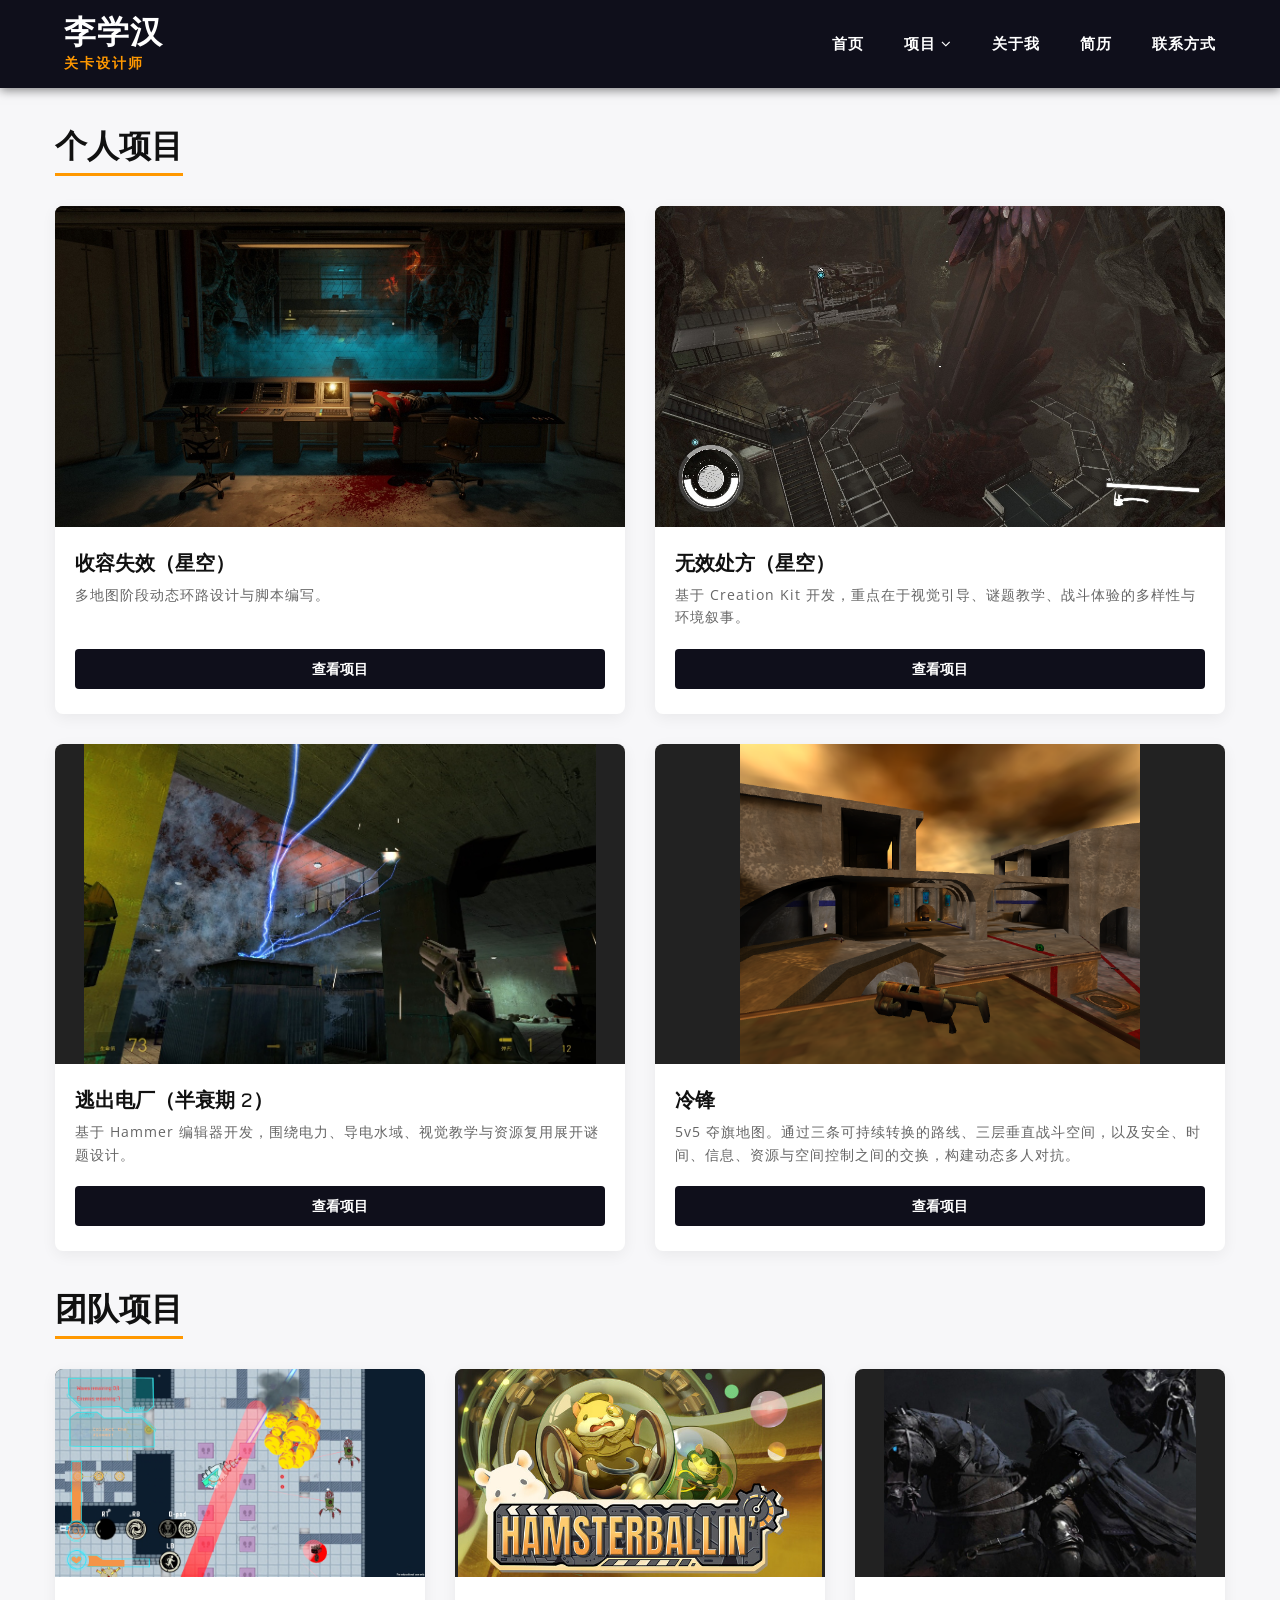
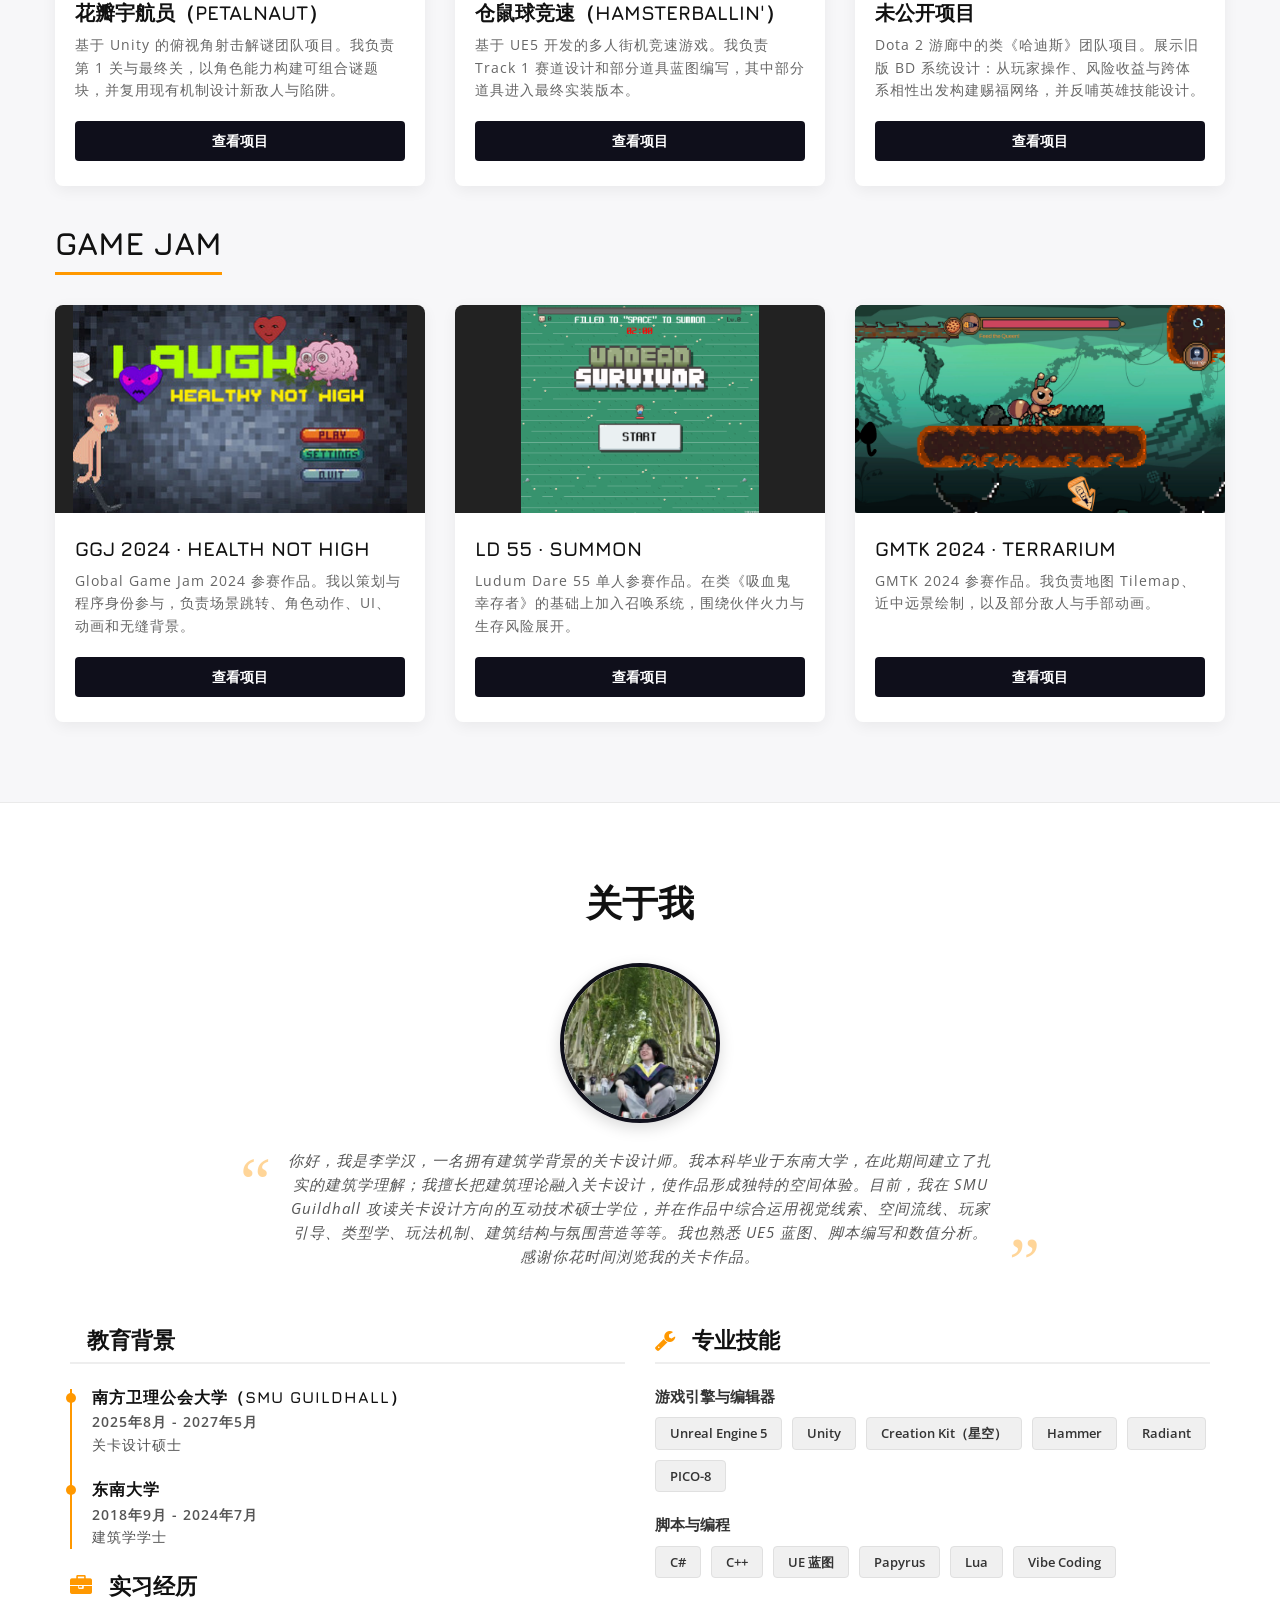
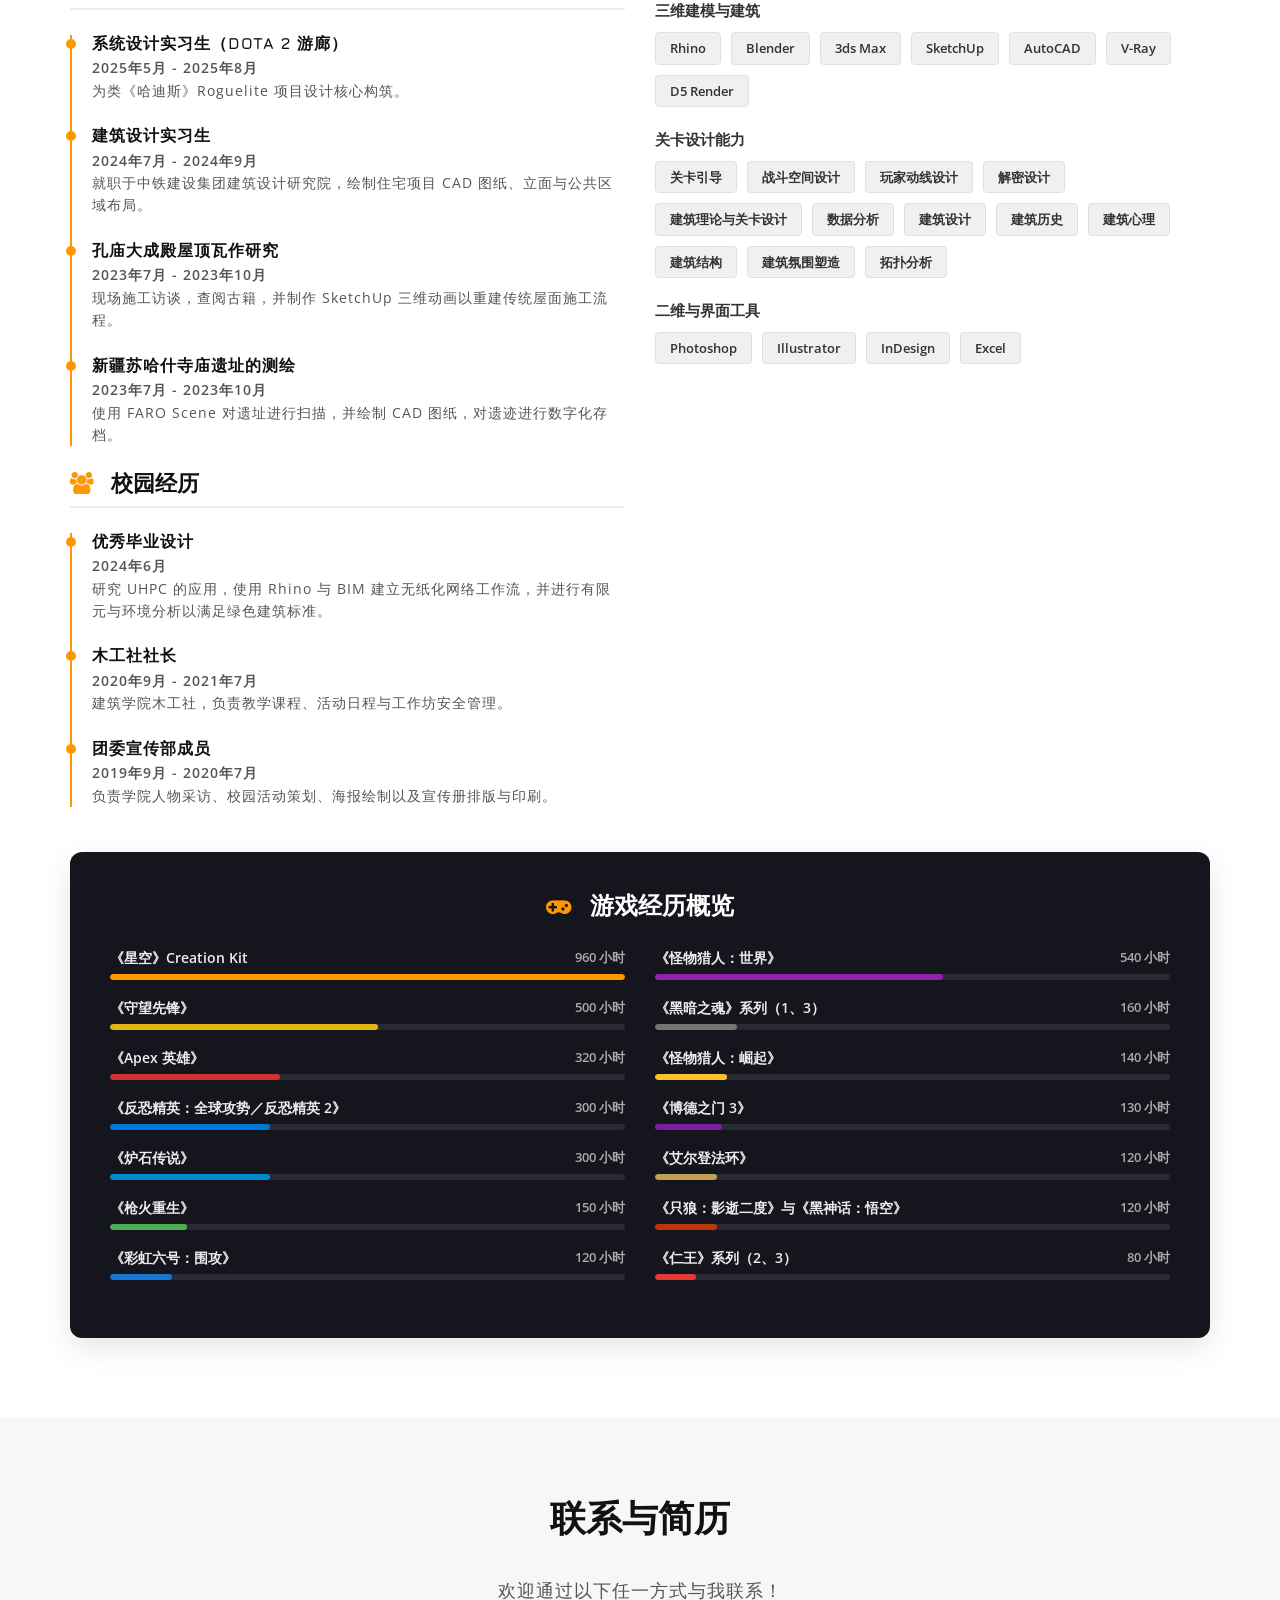
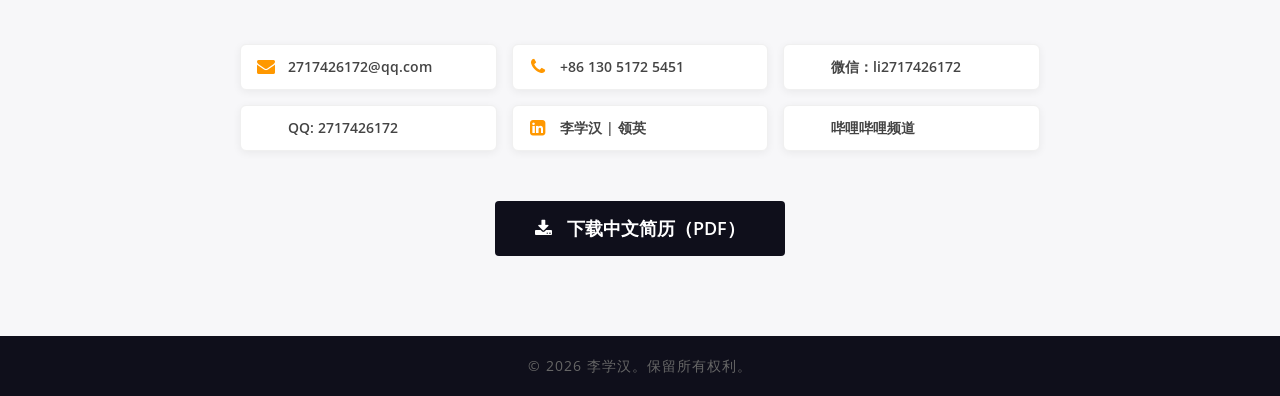
<file: index.html>
<!DOCTYPE html>
<html lang="zh-CN">

<head>
	<title>李学汉 | 关卡设计作品集</title>
	<meta name="viewport" content="width=device-width, initial-scale=1">
	<meta http-equiv="Content-Type" content="text/html; charset=utf-8" />
	<meta name="keywords" content="李学汉, 关卡设计, 作品集, 游戏开发, Unreal Engine, Unity, Creation Kit" />
	
	<!-- 引入基础框架和字体 -->
	<link href="css/bootstrap.css" rel="stylesheet" type="text/css" media="all" />
	<link href="css/style.css" rel="stylesheet" type="text/css" media="all" />
	<link href="css/font-awesome.css" rel="stylesheet">
	<link href="https://fonts.googleapis.com/css?family=Questrial" rel="stylesheet">
	<link href="https://fonts.googleapis.com/css?family=Jura:300,400,500,600" rel="stylesheet">
	<link href='//fonts.googleapis.com/css?family=Open+Sans:400,300,300italic,400italic,600,600italic,700,700italic,800,800italic' rel='stylesheet' type='text/css'>

	<style>
		/* 基础重置 */
		body { background-color: #f7f7f9; margin: 0; padding: 0; font-family: 'Open Sans', 'Microsoft YaHei', 'PingFang SC', 'Noto Sans CJK SC', sans-serif; color: #333;}

		/* --- 导航栏与下拉菜单 --- */
		.my-clean-header {
			display: flex; justify-content: space-between; align-items: center;
			background: #0f0f1b; padding: 15px 5%; position: sticky; top: 0;
			z-index: 99999; box-shadow: 0 2px 10px rgba(0,0,0,0.5); width: 100%; box-sizing: border-box;
		}
		.my-clean-logo { display: flex; flex-direction: column; }
		.my-clean-logo a { color: #ffffff; text-decoration: none; font-size: 32px; font-weight: bold; letter-spacing: 1px; transition: color 0.3s ease; line-height: 1; }
		.my-clean-logo a:hover { color: #ff9800; text-decoration: none; }
		.job-title { color: #ff9800; font-family: 'Microsoft YaHei', 'PingFang SC', 'Noto Sans CJK SC', sans-serif; font-size: 14px; font-weight: 600; letter-spacing: 2px; margin-top: 6px; text-transform: uppercase; }

		.my-clean-nav { display: flex; list-style: none; margin: 0; padding: 0; align-items: center; flex-wrap: wrap; }
		.my-clean-nav li { margin-left: 40px; position: relative; } 
		.my-clean-nav a { color: #ffffff; text-decoration: none; font-size: 15px; font-weight: 600; text-transform: uppercase; transition: color 0.3s ease; display: block; padding: 15px 0; }
		.my-clean-nav a:hover { color: #ff9800; text-decoration: none; }

		.dropdown-content {
			display: none; position: absolute; background-color: #1a1a24;
			min-width: 250px; box-shadow: 0px 8px 16px 0px rgba(0,0,0,0.5);
			z-index: 1; top: 100%; left: 0; border-radius: 4px; padding: 10px 0;
		}
		.dropdown:hover .dropdown-content { display: block; }
		.dropdown-content a { color: #fff; padding: 10px 20px; text-decoration: none; display: block; font-size: 13px; text-transform: none; font-weight: 400; transition: 0.2s; border-left: 3px solid transparent; }
		.dropdown-content a:hover { background-color: #2a2a3d; color: #ff9800; border-left: 3px solid #ff9800; }
		.dropdown-category-title {
			padding: 10px 20px 5px 20px; color: #777; font-size: 11px;
			text-transform: uppercase; letter-spacing: 1px; font-weight: bold;
			border-bottom: 1px solid #333; margin-bottom: 5px; margin-top: 5px; pointer-events: none;
		}

		/* --- 项目网格排版 (Grid) --- */
		.portfolio-section { padding: 40px 0; }
		.section-heading { font-size: 32px; font-weight: bold; color: #111; margin-bottom: 30px; border-bottom: 3px solid #ff9800; display: inline-block; padding-bottom: 10px; }
		.portfolio-grid { display: grid; grid-template-columns: repeat(auto-fit, minmax(320px, 1fr)); gap: 30px; margin-bottom: 40px; }
		.personal-grid { grid-template-columns: repeat(2, minmax(0, 1fr)); }
		.portfolio-card { background: #fff; border-radius: 8px; overflow: hidden; box-shadow: 0 4px 15px rgba(0,0,0,0.06); transition: transform 0.3s ease, box-shadow 0.3s ease; display: flex; flex-direction: column; }
		.portfolio-card:hover { transform: translateY(-5px); box-shadow: 0 10px 25px rgba(0,0,0,0.15); }
		.card-img-wrapper { width: 100%; aspect-ratio: 16 / 9; overflow: hidden; background: #222; }
		.card-img-wrapper a { display: block; height: 100%; text-decoration: none; }
		.card-img-wrapper img { width: 100%; height: 100%; object-fit: contain; transition: transform 0.5s ease; }
		.portfolio-card:hover .card-img-wrapper img { transform: scale(1.05); }
		.card-content { padding: 25px 20px; flex-grow: 1; display: flex; flex-direction: column; }
		.card-title { font-size: 20px; font-weight: 800; margin: 0 0 10px 0; color: #111; }
		.card-desc { font-size: 14px; color: #666; line-height: 1.6; margin-bottom: 20px; flex-grow: 1; }
		.card-btn { background: #0f0f1b; color: #fff; padding: 10px 15px; text-align: center; border-radius: 4px; text-decoration: none; font-weight: 600; font-size: 14px; transition: 0.3s; }
		.card-btn:hover { background: #ff9800; color: #fff; text-decoration: none; }

		/* ========================================== */
		/* ABOUT ME 板块排版 */
		/* ========================================== */
		.about-section { padding: 80px 0; background: #ffffff; border-top: 1px solid #eaeaea; }
		.center-title { font-size: 36px; font-weight: bold; margin-bottom: 40px; color: #111; text-align: center; }
		.profile-avatar { width: 160px; height: 160px; border-radius: 50%; object-fit: cover; border: 4px solid #0f0f1b; box-shadow: 0 5px 15px rgba(0,0,0,0.15); margin: 0 auto 25px auto; display: block; }
		
		/* 个人陈述引用框 */
		.about-hook-container {
			max-width: 800px;
			margin: 0 auto 60px auto;
			position: relative;
			padding: 0 45px; 
		}
		.about-hook-container::before {
			content: '\201C'; 
			font-family: Georgia, serif;
			font-size: 70px;
			color: #ff9800;
			position: absolute;
			left: 0;
			top: -15px;
			opacity: 0.4;
		}
		.about-hook-container::after {
			content: '\201D'; 
			font-family: Georgia, serif;
			font-size: 70px;
			color: #ff9800;
			position: absolute;
			right: 0;
			bottom: -45px;
			opacity: 0.4;
		}
		.about-hook { 
			font-size: 15px; 
			line-height: 1.6; 
			color: #555; 
			text-align: center; 
			font-style: italic; 
			margin: 0;
		}
		
		/* 经历与技能双列排版 */
		.sub-heading { font-size: 22px; font-weight: bold; margin-bottom: 25px; margin-top: 20px; color: #111; border-bottom: 2px solid #eee; padding-bottom: 10px; }
		.sub-heading i { color: #ff9800; margin-right: 10px; }
		
		/* 时间轴样式 */
		.timeline-list { list-style: none; padding: 0; margin: 0; border-left: 2px solid #ff9800; padding-left: 20px; margin-bottom: 20px; }
		.timeline-list li { margin-bottom: 25px; position: relative; }
		.timeline-list li::before { content: ''; position: absolute; left: -26px; top: 4px; width: 10px; height: 10px; background: #ff9800; border-radius: 50%; }
		.timeline-list h4 { font-size: 16px; font-weight: bold; margin: 0 0 5px 0; color: #111; }
		.timeline-date { font-size: 13px; color: #ff9800; font-weight: 600; margin-bottom: 5px; }
		.timeline-list p { font-size: 14px; color: #555; margin: 0; line-height: 1.6; }

		/* 技能标签库 */
		.skill-category { margin-bottom: 25px; }
		.skill-category h4 { font-size: 15px; font-weight: bold; color: #333; margin-bottom: 12px; }
		.tags { display: flex; flex-wrap: wrap; gap: 10px; }
		.tag { background: #f0f0f0; color: #333; padding: 6px 14px; border-radius: 4px; font-size: 13px; font-weight: 600; border: 1px solid #e0e0e0; }

		/* ========================================== */
		/* 游戏时长条形图 */
		/* ========================================== */
		.game-hours-card { background: #15151e; padding: 40px; border-radius: 12px; box-shadow: 0 10px 30px rgba(0,0,0,0.1); margin-top: 20px; }
		.game-hours-title { color: #fff; font-size: 24px; font-weight: bold; margin-bottom: 30px; text-align: center; }
		.game-hours-title i { color: #ff9800; margin-right: 10px; }
		.game-bar-item { margin-bottom: 18px; }
		.game-info { display: flex; justify-content: space-between; font-size: 14px; font-weight: 600; color: #eee; margin-bottom: 6px; }
		.game-info .hours { color: #aaa; font-size: 13px; }
		.progress-track { height: 6px; background: #2a2a35; border-radius: 3px; overflow: hidden; }
		.progress-fill { height: 100%; border-radius: 3px; }

		/* --- Contact 板块 --- */
		.contact-section { padding: 80px 0; text-align: center; background: #f7f7f9; }
		.contact-grid { display: grid; grid-template-columns: repeat(auto-fit, minmax(220px, 1fr)); gap: 15px; margin-bottom: 40px; text-align: left; max-width: 800px; margin-left: auto; margin-right: auto; }
		.contact-link { display: flex; align-items: center; padding: 12px 15px; background: #fff; border-radius: 6px; box-shadow: 0 2px 8px rgba(0,0,0,0.06); color: #444; font-size: 14px; font-weight: 600; text-decoration: none; transition: 0.3s; border: 1px solid #f0f0f0; }
		.contact-link i { margin-right: 12px; color: #ff9800; font-size: 18px; width: 20px; text-align: center; }
		.contact-link:hover { color: #fff; background: #ff9800; text-decoration: none; transform: translateY(-3px); box-shadow: 0 6px 15px rgba(255,152,0,0.3); border-color: #ff9800;}
		.contact-link:hover i { color: #fff; }
		.resume-btn { background-color: #0f0f1b; color: #fff; padding: 15px 40px; font-size: 18px; font-weight: 600; text-decoration: none; display: inline-block; border-radius: 4px; transition: 0.3s; margin-top: 10px;}
		.resume-btn:hover { background-color: #ff9800; color: #fff; text-decoration: none; }

		/* 移动端适配 */
		@media (max-width: 768px) {
			.my-clean-header { flex-direction: column; padding: 15px; }
			.my-clean-logo { align-items: center; }
			.my-clean-nav { margin-top: 15px; width: 100%; justify-content: center; }
			.my-clean-nav li { margin: 5px 10px; }
			.dropdown-content { position: static; display: none; box-shadow: none; background: #222; width: 100%; }
			.dropdown:hover .dropdown-content { display: block; }
			.contact-grid { grid-template-columns: 1fr; }
			.game-hours-card { padding: 20px; }
			.about-hook-container { padding: 0 20px; }
			.personal-grid { grid-template-columns: 1fr; }
		}
	</style>
	<link href="css/portfolio-improvements.css" rel="stylesheet">
</head>

<body>
	
	<!-- ========================================== -->
	<!-- 顶部导航栏 -->
	<!-- ========================================== -->
	<header class="my-clean-header">
		<div class="my-clean-logo">
			<a href="index.html" title="李学汉 - 关卡设计作品集">李学汉</a>
			<span class="job-title">关卡设计师</span>
		</div>
		<ul class="my-clean-nav">
			<li><a href="index.html">首页</a></li>
			<li class="dropdown">
				<a href="index.html#work" class="dropbtn">项目 <i class="fa fa-angle-down"></i></a>
				<div class="dropdown-content">
					<div class="dropdown-category-title">个人项目</div>
					<a href="project1.html">收容失效（星空）</a>
					<a href="project3.html">无效处方（星空）</a>
					<a href="project4.html">逃出电厂（半衰期 2）</a>
					<a href="project2.html">冷锋（多人竞技射击地图）</a>
					<div class="dropdown-category-title">团队项目</div>
					<a href="project7.html">花瓣宇航员（Petalnaut）</a>
					<a href="project8.html">仓鼠球竞速（Hamsterballin'）</a>
					<a href="project9.html">未公开项目</a>
					<div class="dropdown-category-title">Game Jam</div>
					<a href="project10.html">GGJ 2024：Health Not High</a>
					<a href="project11.html">LD 55：Summon</a>
					<a href="project12.html">GMTK 2024：Terrarium</a>
				</div>
			</li>
			<li><a href="index.html#about">关于我</a></li>
			<li><a class="resume-nav-link" href="resume.html">简历</a></li>
			<li><a href="index.html#contact">联系方式</a></li>
		</ul>
	</header>

	<!-- ========================================== -->
	<!-- 项目展示区 -->
	<!-- ========================================== -->
	<div id="work" class="container portfolio-section">
		
		<h2 class="section-heading">个人项目</h2>
		<div class="portfolio-grid personal-grid">
			<div class="portfolio-card">
				<div class="card-img-wrapper"><a href="project1.html"><img src="images/project1-cover.png" alt="收容失效（星空）"></a></div>
				<div class="card-content">
					<h3 class="card-title">收容失效（星空）</h3>
					<p class="card-desc">多地图阶段动态环路设计与脚本编写。</p>
					<a href="project1.html" class="card-btn">查看项目</a>
				</div>
			</div>
			<div class="portfolio-card">
				<div class="card-img-wrapper"><a href="project3.html"><img src="images/project3-cover.jpeg" alt="无效处方（星空）"></a></div>
				<div class="card-content">
					<h3 class="card-title">无效处方（星空）</h3>
					<p class="card-desc">基于 Creation Kit 开发，重点在于视觉引导、谜题教学、战斗体验的多样性与环境叙事。</p>
					<a href="project3.html" class="card-btn">查看项目</a>
				</div>
			</div>
			<div class="portfolio-card">
				<div class="card-img-wrapper"><a href="project4.html"><img src="images/project4-cover.jpeg" alt="逃出电厂（半衰期 2）"></a></div>
				<div class="card-content">
					<h3 class="card-title">逃出电厂（半衰期 2）</h3>
					<p class="card-desc">基于 Hammer 编辑器开发，围绕电力、导电水域、视觉教学与资源复用展开谜题设计。</p>
					<a href="project4.html" class="card-btn">查看项目</a>
				</div>
			</div>
			<div class="portfolio-card">
				<div class="card-img-wrapper"><a href="project2.html"><img src="images/project2/shot0028.png" alt="冷锋多人竞技射击地图"></a></div>
				<div class="card-content">
					<h3 class="card-title">冷锋</h3>
					<p class="card-desc">5v5 夺旗地图。通过三条可持续转换的路线、三层垂直战斗空间，以及安全、时间、信息、资源与空间控制之间的交换，构建动态多人对抗。</p>
					<a href="project2.html" class="card-btn">查看项目</a>
				</div>
			</div>
		</div>

		<h2 class="section-heading">团队项目</h2>
		<div class="portfolio-grid">
			<div class="portfolio-card">
				<div class="card-img-wrapper"><a href="project7.html"><img src="images/petalnaut-index-cover.png" alt="花瓣宇航员 Petalnaut"></a></div>
				<div class="card-content">
					<h3 class="card-title">花瓣宇航员（Petalnaut）</h3>
					<p class="card-desc">基于 Unity 的俯视角射击解谜团队项目。我负责第 1 关与最终关，以角色能力构建可组合谜题块，并复用现有机制设计新敌人与陷阱。</p>
					<a href="project7.html" class="card-btn">查看项目</a>
				</div>
			</div>
			<div class="portfolio-card">
				<div class="card-img-wrapper"><a href="project8.html"><img src="images/project8/hamsterballin-cover.jpg" alt="仓鼠球竞速 Hamsterballin'"></a></div>
				<div class="card-content">
					<h3 class="card-title">仓鼠球竞速（Hamsterballin'）</h3>
					<p class="card-desc">基于 UE5 开发的多人街机竞速游戏。我负责 Track 1 赛道设计和部分道具蓝图编写，其中部分道具进入最终实装版本。</p>
					<a href="project8.html" class="card-btn">查看项目</a>
				</div>
			</div>
			<div class="portfolio-card">
				<div class="card-img-wrapper"><a href="project9.html"><img src="images/g3.jpg" alt="未公开项目"></a></div>
				<div class="card-content">
					<h3 class="card-title">未公开项目</h3>
					<p class="card-desc">Dota 2 游廊中的类《哈迪斯》团队项目。展示旧版 BD 系统设计：从玩家操作、风险收益与跨体系相性出发构建赐福网络，并反哺英雄技能设计。</p>
					<a href="project9.html" class="card-btn">查看项目</a>
				</div>
			</div>
		</div>

		<h2 class="section-heading">Game Jam</h2>
		<div class="portfolio-grid">
			<div class="portfolio-card">
				<div class="card-img-wrapper"><a href="project10.html"><img src="images/project10/ggj-index-cover.png" alt="GGJ 2024 Health Not High 标题画面"></a></div>
				<div class="card-content">
					<h3 class="card-title">GGJ 2024 · Health Not High</h3>
					<p class="card-desc">Global Game Jam 2024 参赛作品。我以策划与程序身份参与，负责场景跳转、角色动作、UI、动画和无缝背景。</p>
					<a href="project10.html" class="card-btn">查看项目</a>
				</div>
			</div>
			<div class="portfolio-card">
				<div class="card-img-wrapper"><a href="project11.html"><img src="images/project11/ld55-index-cover.png" alt="Ludum Dare 55 Summon 标题画面"></a></div>
				<div class="card-content">
					<h3 class="card-title">LD 55 · Summon</h3>
					<p class="card-desc">Ludum Dare 55 单人参赛作品。在类《吸血鬼幸存者》的基础上加入召唤系统，围绕伙伴火力与生存风险展开。</p>
					<a href="project11.html" class="card-btn">查看项目</a>
				</div>
			</div>
			<div class="portfolio-card">
				<div class="card-img-wrapper"><a href="project12.html"><img src="images/project12/terrarium-02.png" alt="生态箱 Terrarium"></a></div>
				<div class="card-content">
					<h3 class="card-title">GMTK 2024 · Terrarium</h3>
					<p class="card-desc">GMTK 2024 参赛作品。我负责地图 Tilemap、近中远景绘制，以及部分敌人与手部动画。</p>
					<a href="project12.html" class="card-btn">查看项目</a>
				</div>
			</div>
		</div>

	</div>
	<!-- //Projects Section -->

	<!-- ========================================== -->
	<!-- 🌟 全新重构的 ABOUT ME 板块 🌟 -->
	<!-- ========================================== -->
	<div id="about" class="about-section">
		<div class="container">
			<h2 class="center-title">关于我</h2>
			
			<!-- 居中头像 -->
			<img src="images/avatar.jpg" alt="李学汉" class="profile-avatar">
			
			<!-- 带有巨型双引号的紧凑版宣言 -->
			<div class="about-hook-container">
				<p class="about-hook">
					你好，我是李学汉，一名拥有建筑学背景的关卡设计师。我本科毕业于东南大学，在此期间建立了扎实的建筑学理解；我擅长把建筑理论融入关卡设计，使作品形成独特的空间体验。目前，我在 SMU Guildhall 攻读关卡设计方向的互动技术硕士学位，并在作品中综合运用视觉线索、空间流线、玩家引导、类型学、玩法机制、建筑结构与氛围营造等等。我也熟悉 UE5 蓝图、脚本编写和数值分析。感谢你花时间浏览我的关卡作品。
				</p>
			</div>

			<!-- 经历与技能双列网格 -->
			<div class="row">
				<!-- 左列：教育、实习与校园经历 -->
				<div class="col-md-6">
					
					<!-- 1. 教育背景 -->
					<h3 class="sub-heading" style="margin-top: 0;"><i class="fa fa-graduation-cap"></i> 教育背景</h3>
					<ul class="timeline-list">
						<li>
							<h4>南方卫理公会大学（SMU Guildhall）</h4>
							<p class="timeline-date">2025年8月 - 2027年5月</p>
							<p>关卡设计硕士</p>
						</li>
						<li>
							<h4>东南大学</h4>
							<p class="timeline-date">2018年9月 - 2024年7月</p>
							<p>建筑学学士</p>
						</li>
					</ul>

					<!-- 2. 实习经历 (3个核心) -->
					<h3 class="sub-heading"><i class="fa fa-briefcase"></i> 实习经历</h3>
					<ul class="timeline-list">
						<li>
							<h4>系统设计实习生（Dota 2 游廊）</h4>
							<p class="timeline-date">2025年5月 - 2025年8月</p>
							<p>为类《哈迪斯》Roguelite 项目设计核心构筑。</p>
						</li>
						<li>
							<h4>建筑设计实习生</h4>
							<p class="timeline-date">2024年7月 - 2024年9月</p>
							<p>就职于中铁建设集团建筑设计研究院，绘制住宅项目 CAD 图纸、立面与公共区域布局。</p>
						</li>
						<li>
							<h4>孔庙大成殿屋顶瓦作研究</h4>
							<p class="timeline-date">2023年7月 - 2023年10月</p>
							<p>现场施工访谈，查阅古籍，并制作 SketchUp 三维动画以重建传统屋面施工流程。</p>
						</li>
						<li>
							<h4>新疆苏哈什寺庙遗址的测绘</h4>
							<p class="timeline-date">2023年7月 - 2023年10月</p>
							<p>使用 FARO Scene 对遗址进行扫描，并绘制 CAD 图纸，对遗迹进行数字化存档。</p>
						</li>
					</ul>

					<!-- 3. 校园经历 (3个核心) -->
					<h3 class="sub-heading"><i class="fa fa-users"></i> 校园经历</h3>
					<ul class="timeline-list">
						<li>
							<h4>优秀毕业设计</h4>
							<p class="timeline-date">2024年6月</p>
							<p>研究 UHPC 的应用，使用 Rhino 与 BIM 建立无纸化网络工作流，并进行有限元与环境分析以满足绿色建筑标准。</p>
						</li>
						<li>
							<h4>木工社社长</h4>
							<p class="timeline-date">2020年9月 - 2021年7月</p>
							<p>建筑学院木工社，负责教学课程、活动日程与工作坊安全管理。</p>
						</li>
						<li>
							<h4>团委宣传部成员</h4>
							<p class="timeline-date">2019年9月 - 2020年7月</p>
							<p>负责学院人物采访、校园活动策划、海报绘制以及宣传册排版与印刷。</p>
						</li>
					</ul>
				</div>

				<!-- 右列：专业技能 -->
				<div class="col-md-6">
					<h3 class="sub-heading" style="margin-top: 0;"><i class="fa fa-wrench"></i> 专业技能</h3>
					
					<div class="skill-category">
						<h4>游戏引擎与编辑器</h4>
						<div class="tags">
							<span class="tag">Unreal Engine 5</span> <span class="tag">Unity</span> 
							<span class="tag">Creation Kit（星空）</span> <span class="tag">Hammer</span> 
							<span class="tag">Radiant</span> <span class="tag">PICO-8</span>
						</div>
					</div>
					
					<div class="skill-category">
						<h4>脚本与编程</h4>
						<div class="tags">
							<span class="tag">C#</span> <span class="tag">C++</span> <span class="tag">UE 蓝图</span> 
							<span class="tag">Papyrus</span> <span class="tag">Lua</span> <span class="tag">Vibe Coding</span>
						</div>
					</div>

					<div class="skill-category">
						<h4>三维建模与建筑</h4>
						<div class="tags">
							<span class="tag">Rhino</span> <span class="tag">Blender</span> <span class="tag">3ds Max</span> 
							<span class="tag">SketchUp</span> <span class="tag">AutoCAD</span> <span class="tag">V-Ray</span> <span class="tag">D5 Render</span>
						</div>
					</div>

					<div class="skill-category">
						<h4>关卡设计能力</h4>
						<div class="tags">
							<span class="tag">关卡引导</span> <span class="tag">战斗空间设计</span>
							<span class="tag">玩家动线设计</span> <span class="tag">解密设计</span>
							<span class="tag">建筑理论与关卡设计</span> <span class="tag">数据分析</span>
							<span class="tag">建筑设计</span> <span class="tag">建筑历史</span>
							<span class="tag">建筑心理</span> <span class="tag">建筑结构</span>
							<span class="tag">建筑氛围塑造</span> <span class="tag">拓扑分析</span>
						</div>
					</div>
					
					<div class="skill-category">
						<h4>二维与界面工具</h4>
						<div class="tags">
							<span class="tag">Photoshop</span> <span class="tag">Illustrator</span> <span class="tag">InDesign</span> <span class="tag">Excel</span>
						</div>
					</div>
				</div>
			</div>

			<!-- 深色系卡片：游戏时长数据（小黑盒风格） -->
			<div class="game-hours-card">
				<h3 class="game-hours-title"><i class="fa fa-gamepad"></i> 游戏经历概览</h3>
				<div class="row">
					<!-- 左侧：工具与射击/服务型游戏 -->
					<div class="col-md-6">
						<div class="game-bar-item">
							<div class="game-info"><span>《星空》Creation Kit</span> <span class="hours">960 小时</span></div>
							<div class="progress-track"><div class="progress-fill" style="width: 100%; background: #ff9800;"></div></div>
						</div>
						<div class="game-bar-item">
							<div class="game-info"><span>《守望先锋》</span> <span class="hours">500 小时</span></div>
							<div class="progress-track"><div class="progress-fill" style="width: 52%; background: #e2b714;"></div></div>
						</div>
						<div class="game-bar-item">
							<div class="game-info"><span>《Apex 英雄》</span> <span class="hours">320 小时</span></div>
							<div class="progress-track"><div class="progress-fill" style="width: 33%; background: #d32f2f;"></div></div>
						</div>
						<div class="game-bar-item">
							<div class="game-info"><span>《反恐精英：全球攻势／反恐精英 2》</span> <span class="hours">300 小时</span></div>
							<div class="progress-track"><div class="progress-fill" style="width: 31%; background: #0078d7;"></div></div>
						</div>
						<div class="game-bar-item">
							<div class="game-info"><span>《炉石传说》</span> <span class="hours">300 小时</span></div>
							<div class="progress-track"><div class="progress-fill" style="width: 31%; background: #0288d1;"></div></div>
						</div>
						<div class="game-bar-item">
							<div class="game-info"><span>《枪火重生》</span> <span class="hours">150 小时</span></div>
							<div class="progress-track"><div class="progress-fill" style="width: 15%; background: #4caf50;"></div></div>
						</div>
						<div class="game-bar-item">
							<div class="game-info"><span>《彩虹六号：围攻》</span> <span class="hours">120 小时</span></div>
							<div class="progress-track"><div class="progress-fill" style="width: 12%; background: #1976d2;"></div></div>
						</div>
					</div>
					
					<!-- 右侧：动作/类魂/RPG -->
					<div class="col-md-6">
						<div class="game-bar-item">
							<div class="game-info"><span>《怪物猎人：世界》</span> <span class="hours">540 小时</span></div>
							<div class="progress-track"><div class="progress-fill" style="width: 56%; background: #8e24aa;"></div></div>
						</div>
						<div class="game-bar-item">
							<div class="game-info"><span>《黑暗之魂》系列（1、3）</span> <span class="hours">160 小时</span></div>
							<div class="progress-track"><div class="progress-fill" style="width: 16%; background: #757575;"></div></div>
						</div>
						<div class="game-bar-item">
							<div class="game-info"><span>《怪物猎人：崛起》</span> <span class="hours">140 小时</span></div>
							<div class="progress-track"><div class="progress-fill" style="width: 14%; background: #fbc02d;"></div></div>
						</div>
						<div class="game-bar-item">
							<div class="game-info"><span>《博德之门 3》</span> <span class="hours">130 小时</span></div>
							<div class="progress-track"><div class="progress-fill" style="width: 13%; background: #7b1fa2;"></div></div>
						</div>
						<div class="game-bar-item">
							<div class="game-info"><span>《艾尔登法环》</span> <span class="hours">120 小时</span></div>
							<div class="progress-track"><div class="progress-fill" style="width: 12%; background: #c2a052;"></div></div>
						</div>
						<div class="game-bar-item">
							<div class="game-info"><span>《只狼：影逝二度》与《黑神话：悟空》</span> <span class="hours">120 小时</span></div>
							<div class="progress-track"><div class="progress-fill" style="width: 12%; background: #bf360c;"></div></div>
						</div>
						<div class="game-bar-item">
							<div class="game-info"><span>《仁王》系列（2、3）</span> <span class="hours">80 小时</span></div>
							<div class="progress-track"><div class="progress-fill" style="width: 8%; background: #e53935;"></div></div>
						</div>
					</div>
				</div>
			</div>

		</div>
	</div>
	<!-- //About Me Section -->

	<!-- ========================================== -->
	<!-- Contact & Resume 板块 -->
	<!-- ========================================== -->
	<div id="contact" class="contact-section">
		<div class="container">
			<h2 class="center-title">联系与简历</h2>
			<p style="margin-bottom: 40px; font-size: 18px; color: #555;">
				欢迎通过以下任一方式与我联系！
			</p>
			
			<div class="contact-grid">
				<a href="mailto:2717426172@qq.com" class="contact-link"><i class="fa fa-envelope"></i> 2717426172@qq.com</a>
				<a href="tel:+8613051725451" class="contact-link"><i class="fa fa-phone"></i> +86 130 5172 5451</a>
				<a href="javascript:void(0);" class="contact-link"><i class="fa fa-weixin"></i> 微信：li2717426172</a>
				<a href="javascript:void(0);" class="contact-link"><i class="fa fa-qq"></i> QQ: 2717426172</a>
				<a href="https://www.linkedin.com/in/学汉-李-2372233aa" target="_blank" class="contact-link"><i class="fa fa-linkedin-square"></i> 李学汉 | 领英</a>
				<a href="https://space.bilibili.com/394117586?spm_id_from=333.1007.0.0" target="_blank" class="contact-link"><i class="fa fa-television"></i> 哔哩哔哩频道</a>
			</div>
			
			<a href="Resume_XuehanLi.pdf" target="_blank" class="resume-btn">
				<i class="fa fa-download" style="margin-right: 10px;"></i> 下载中文简历（PDF）
			</a>
		</div>
	</div>

	<!-- footer -->
	<div class="w3l_footer" style="background: #0f0f1b; padding: 20px 0; text-align: center;">
		<p style="color: #666; margin: 0;">© 2026 李学汉。保留所有权利。</p>
	</div>

	<!-- js scripts -->
	<script src="js/jquery-2.2.3.min.js"></script>
	<script type="text/javascript" src="js/move-top.js"></script>
	<script type="text/javascript" src="js/easing.js"></script>
	<script type="text/javascript">
		jQuery(document).ready(function ($) {
			$(".scroll").click(function (event) {
				if(this.hash) {
					event.preventDefault();
					$('html,body').animate({
						scrollTop: $(this.hash).offset().top - 70 
					}, 800);
				}
			});
		});
	</script>
	<script src="js/bootstrap.js"></script>
</body>
</html>
</file>
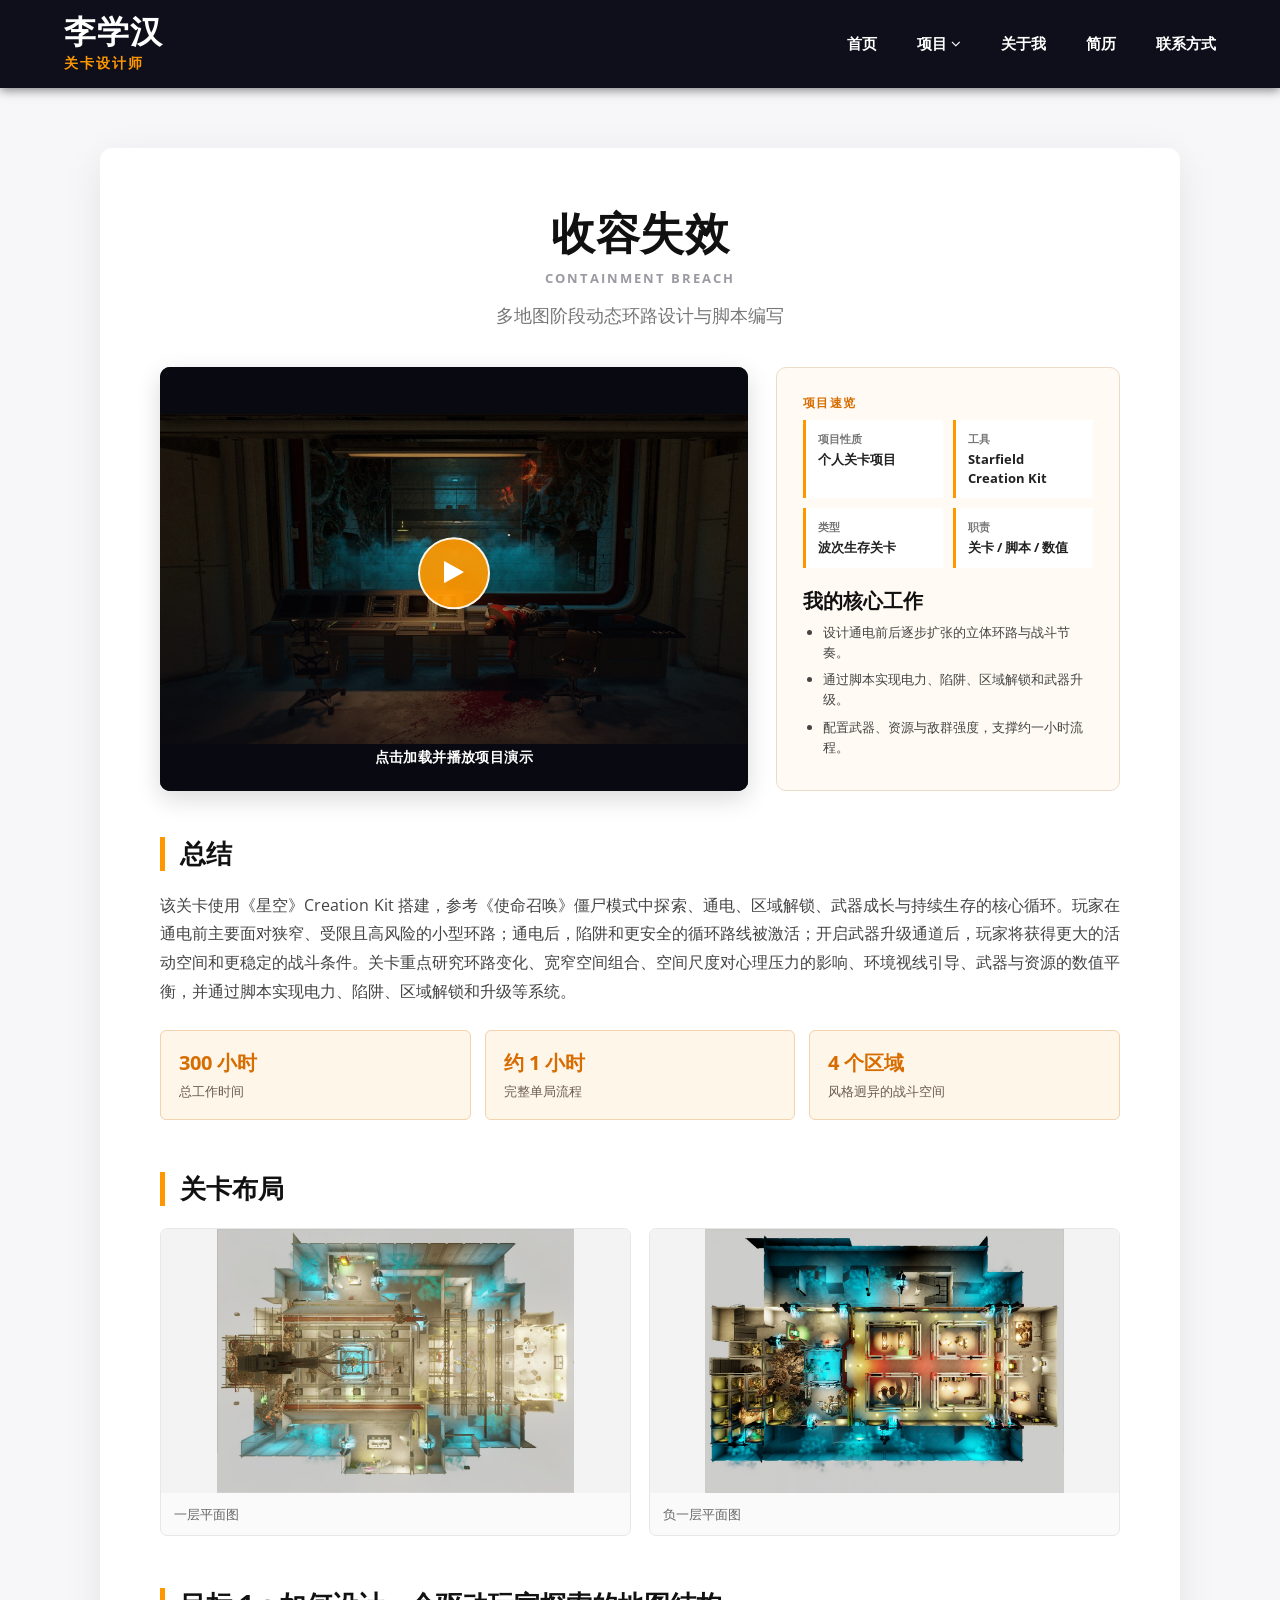
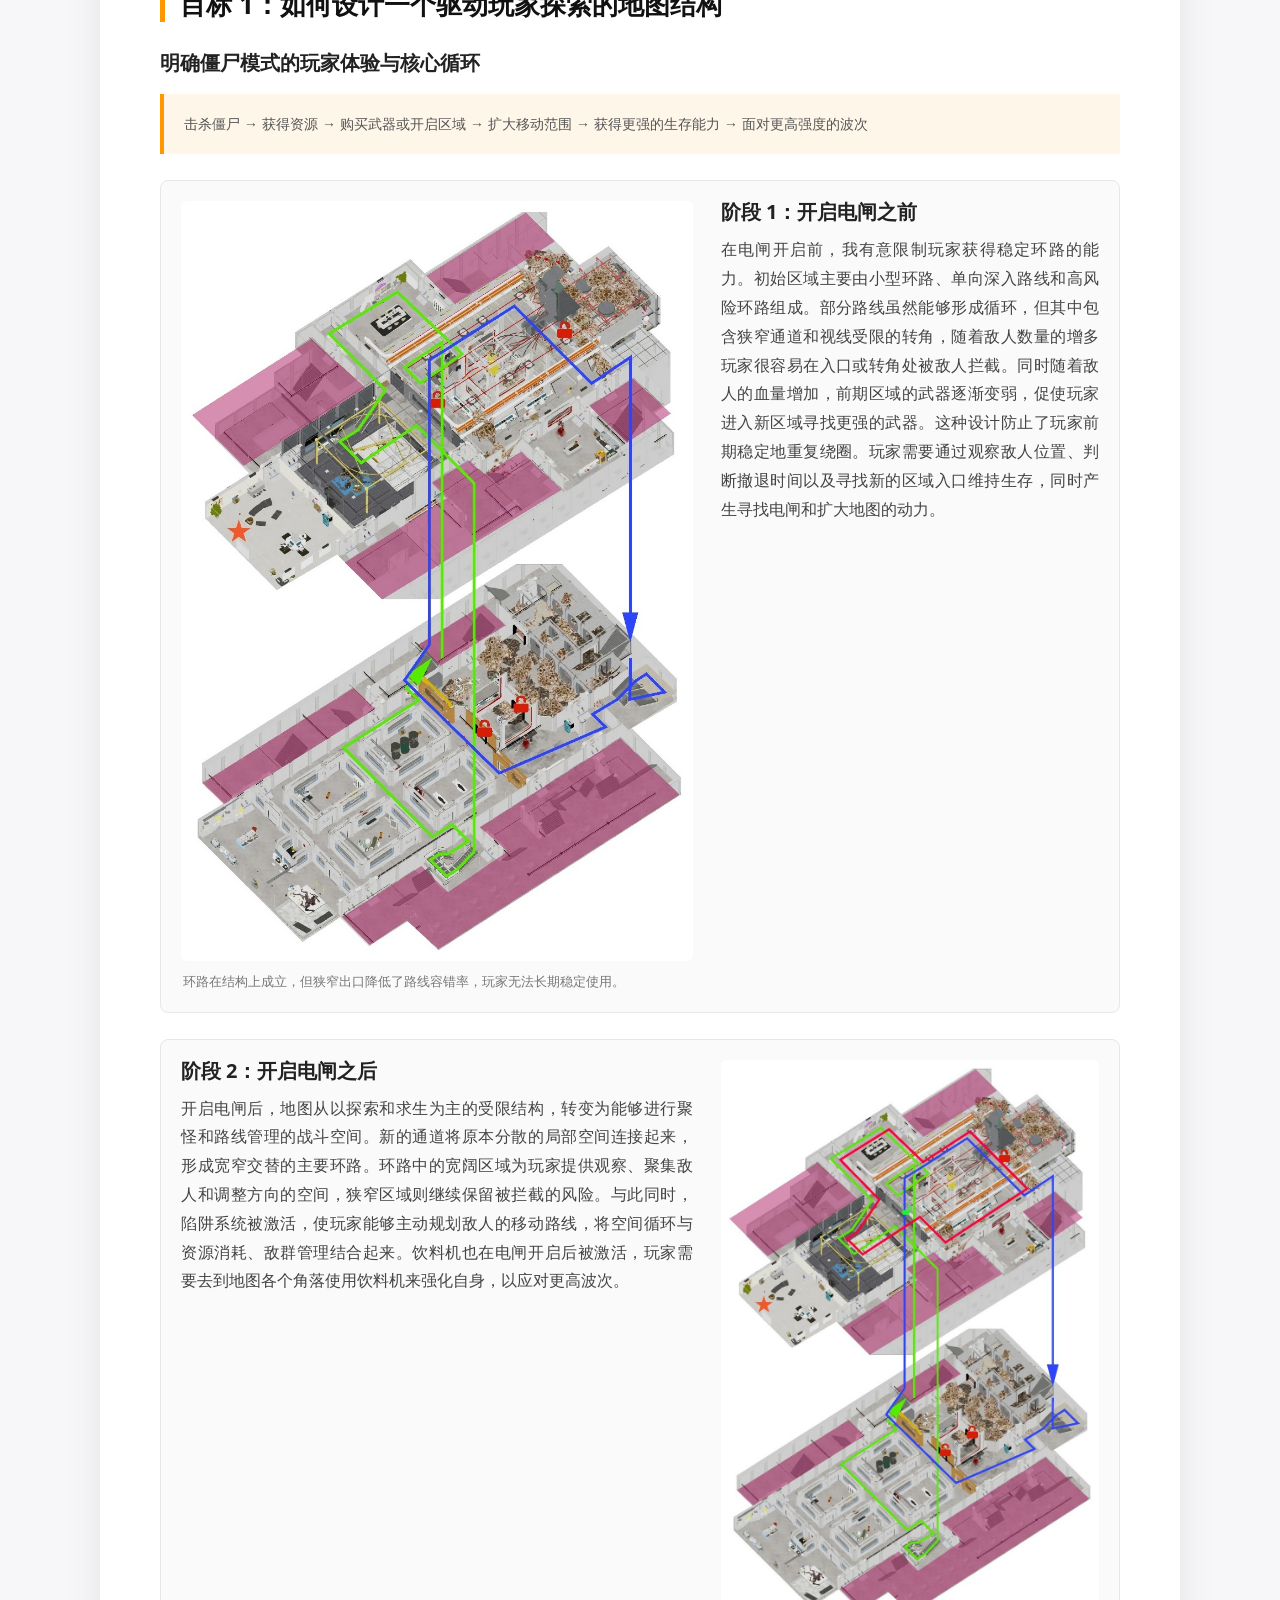
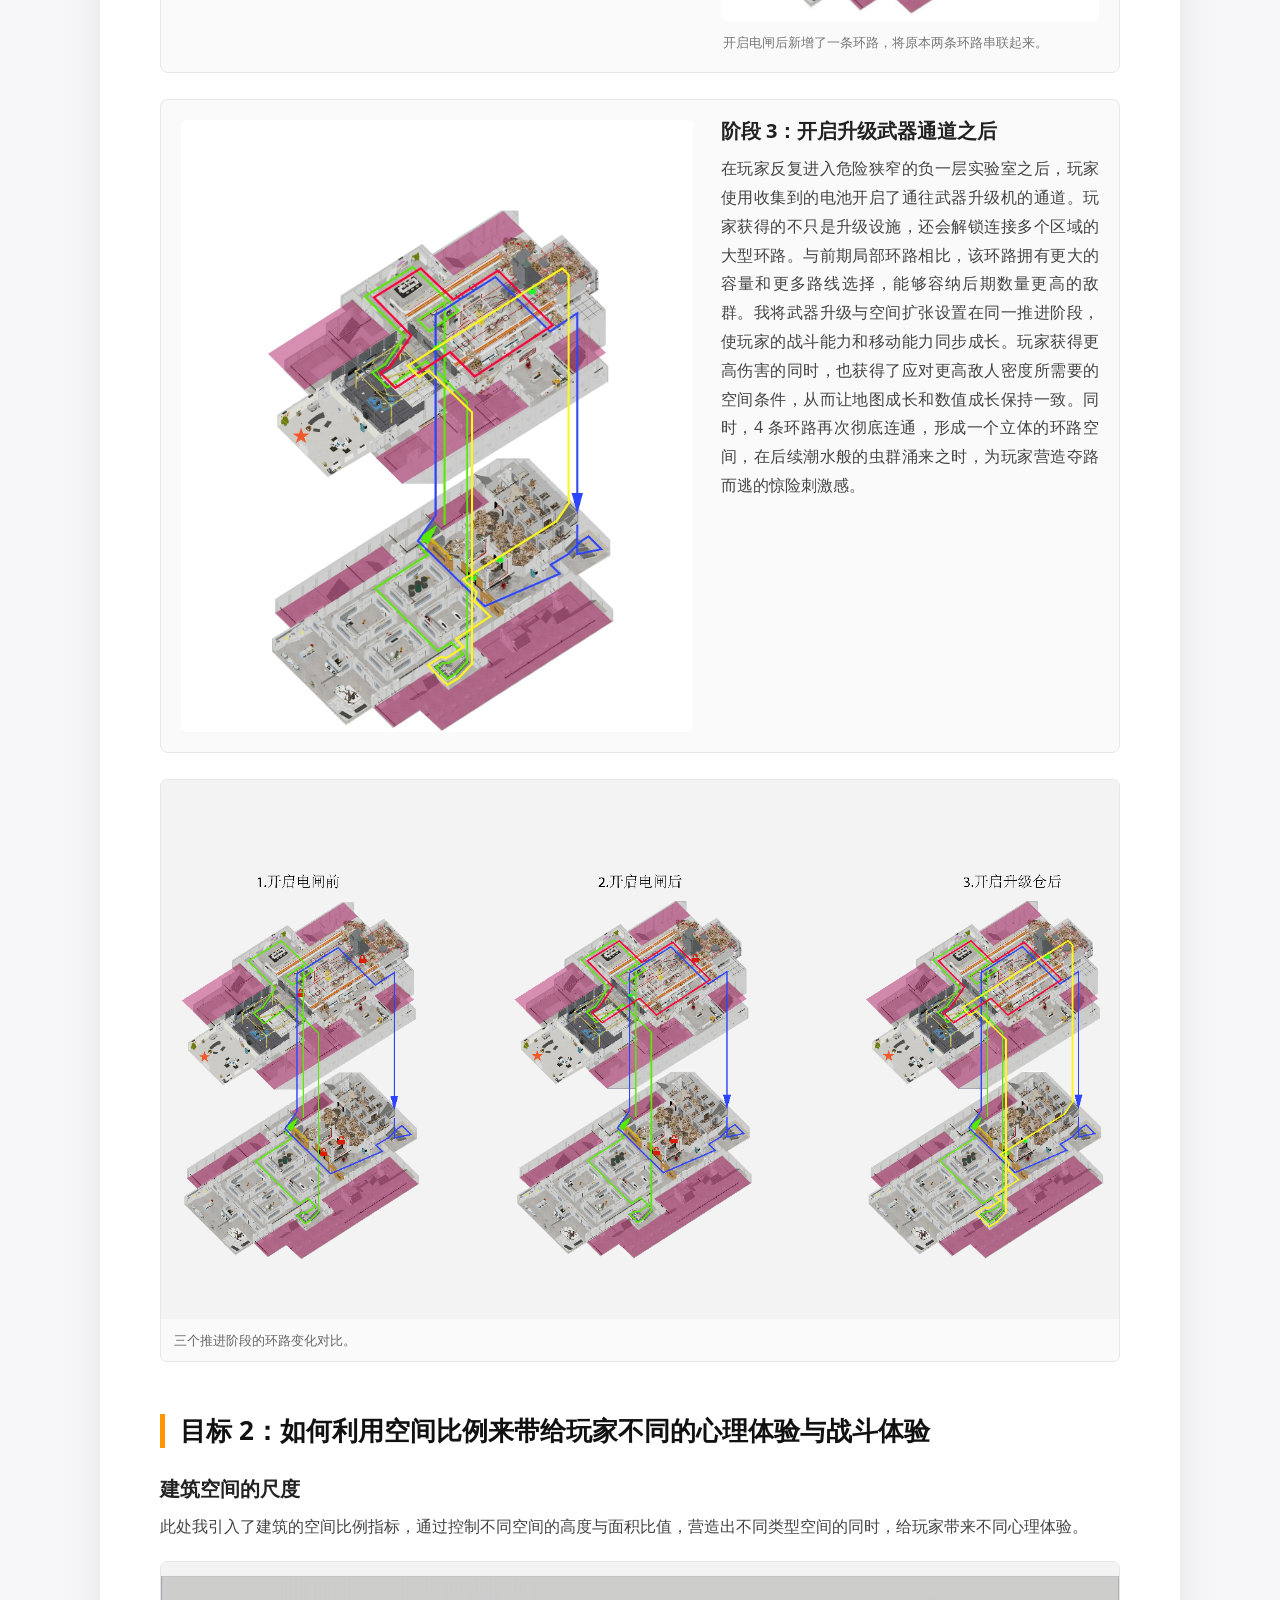
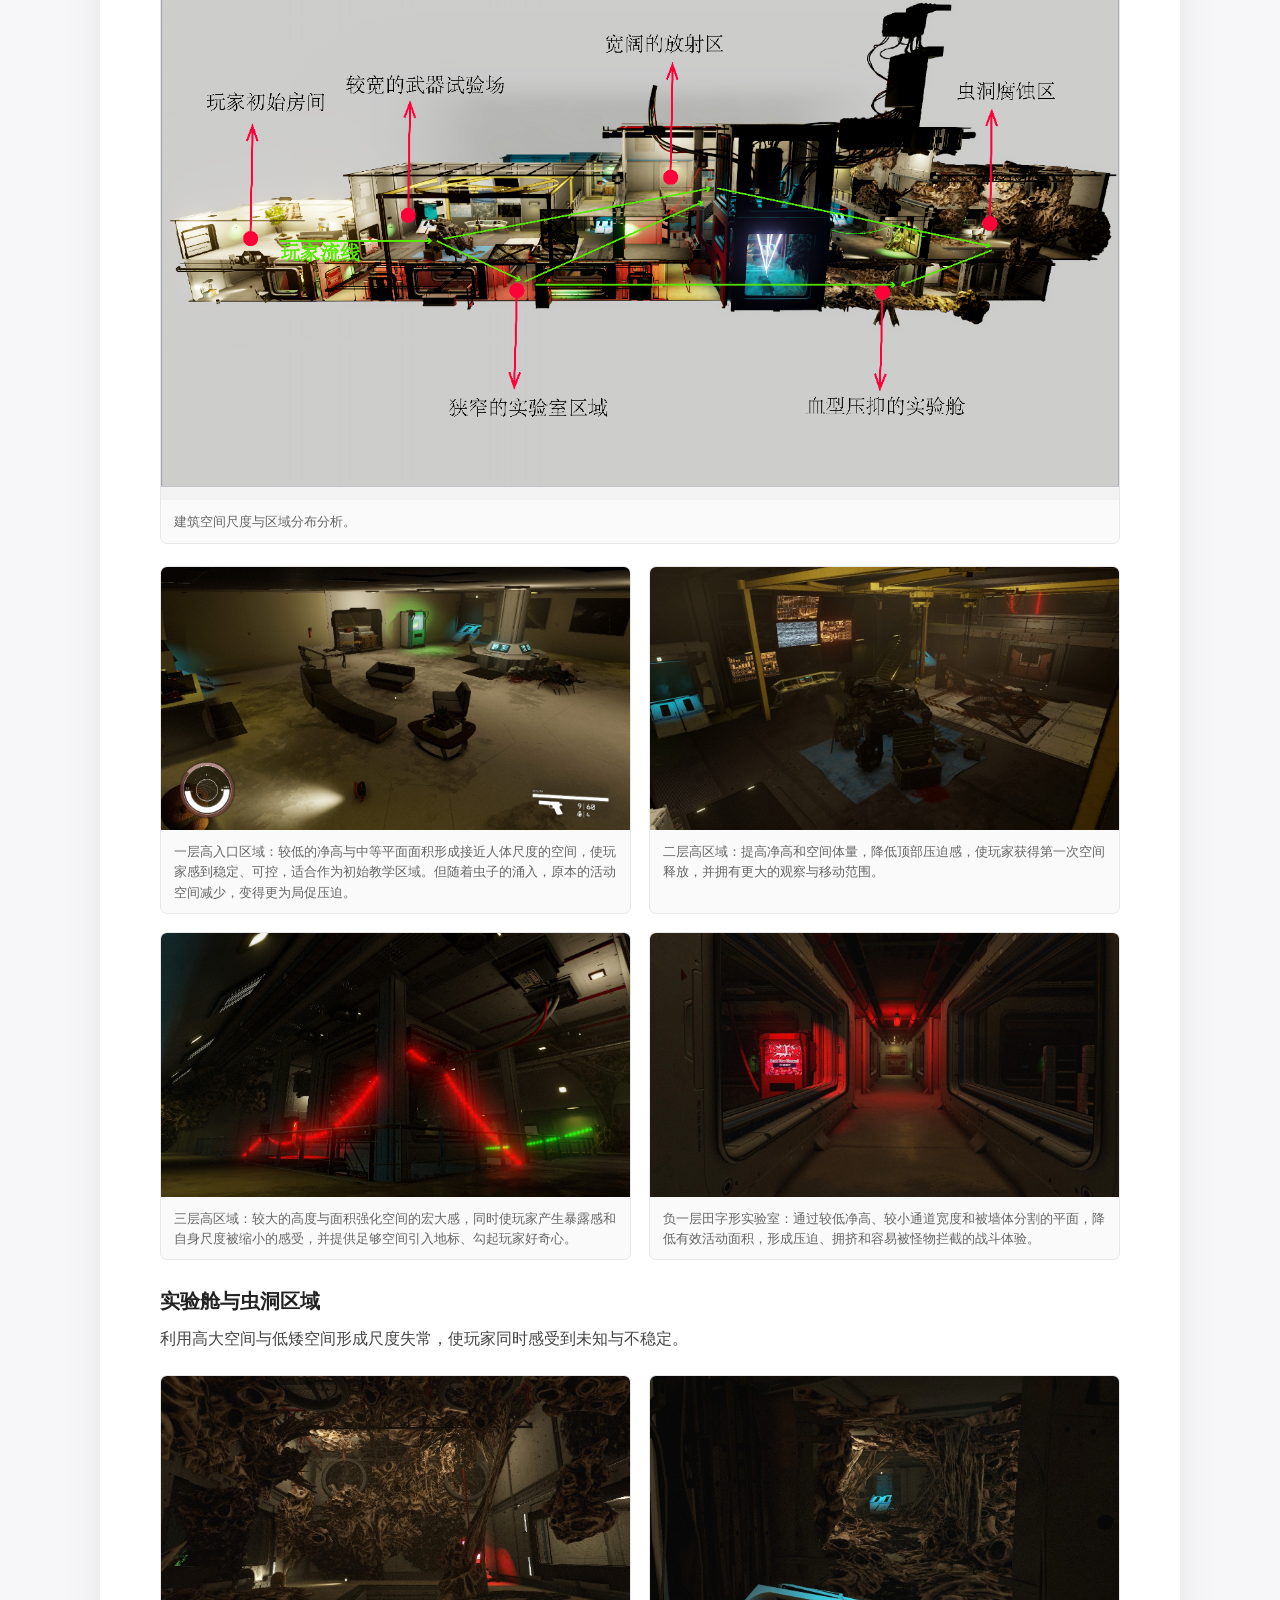
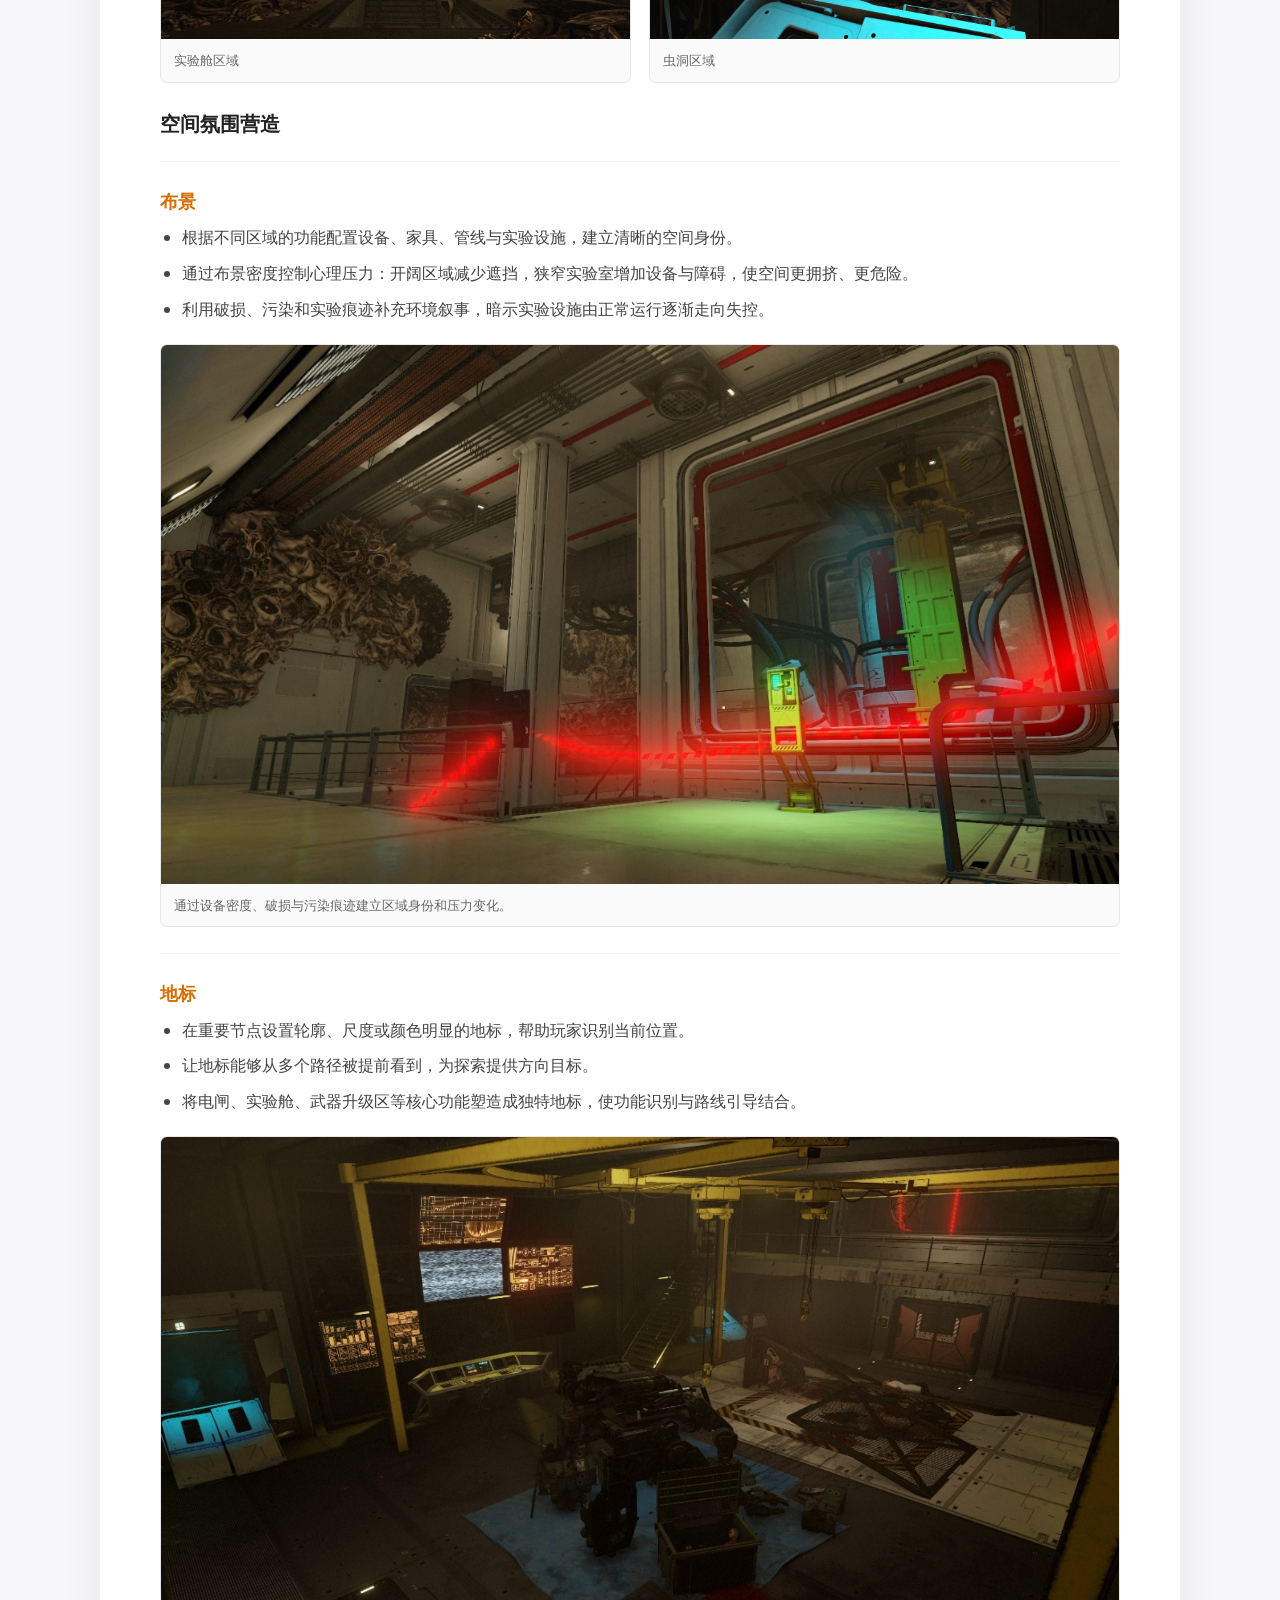
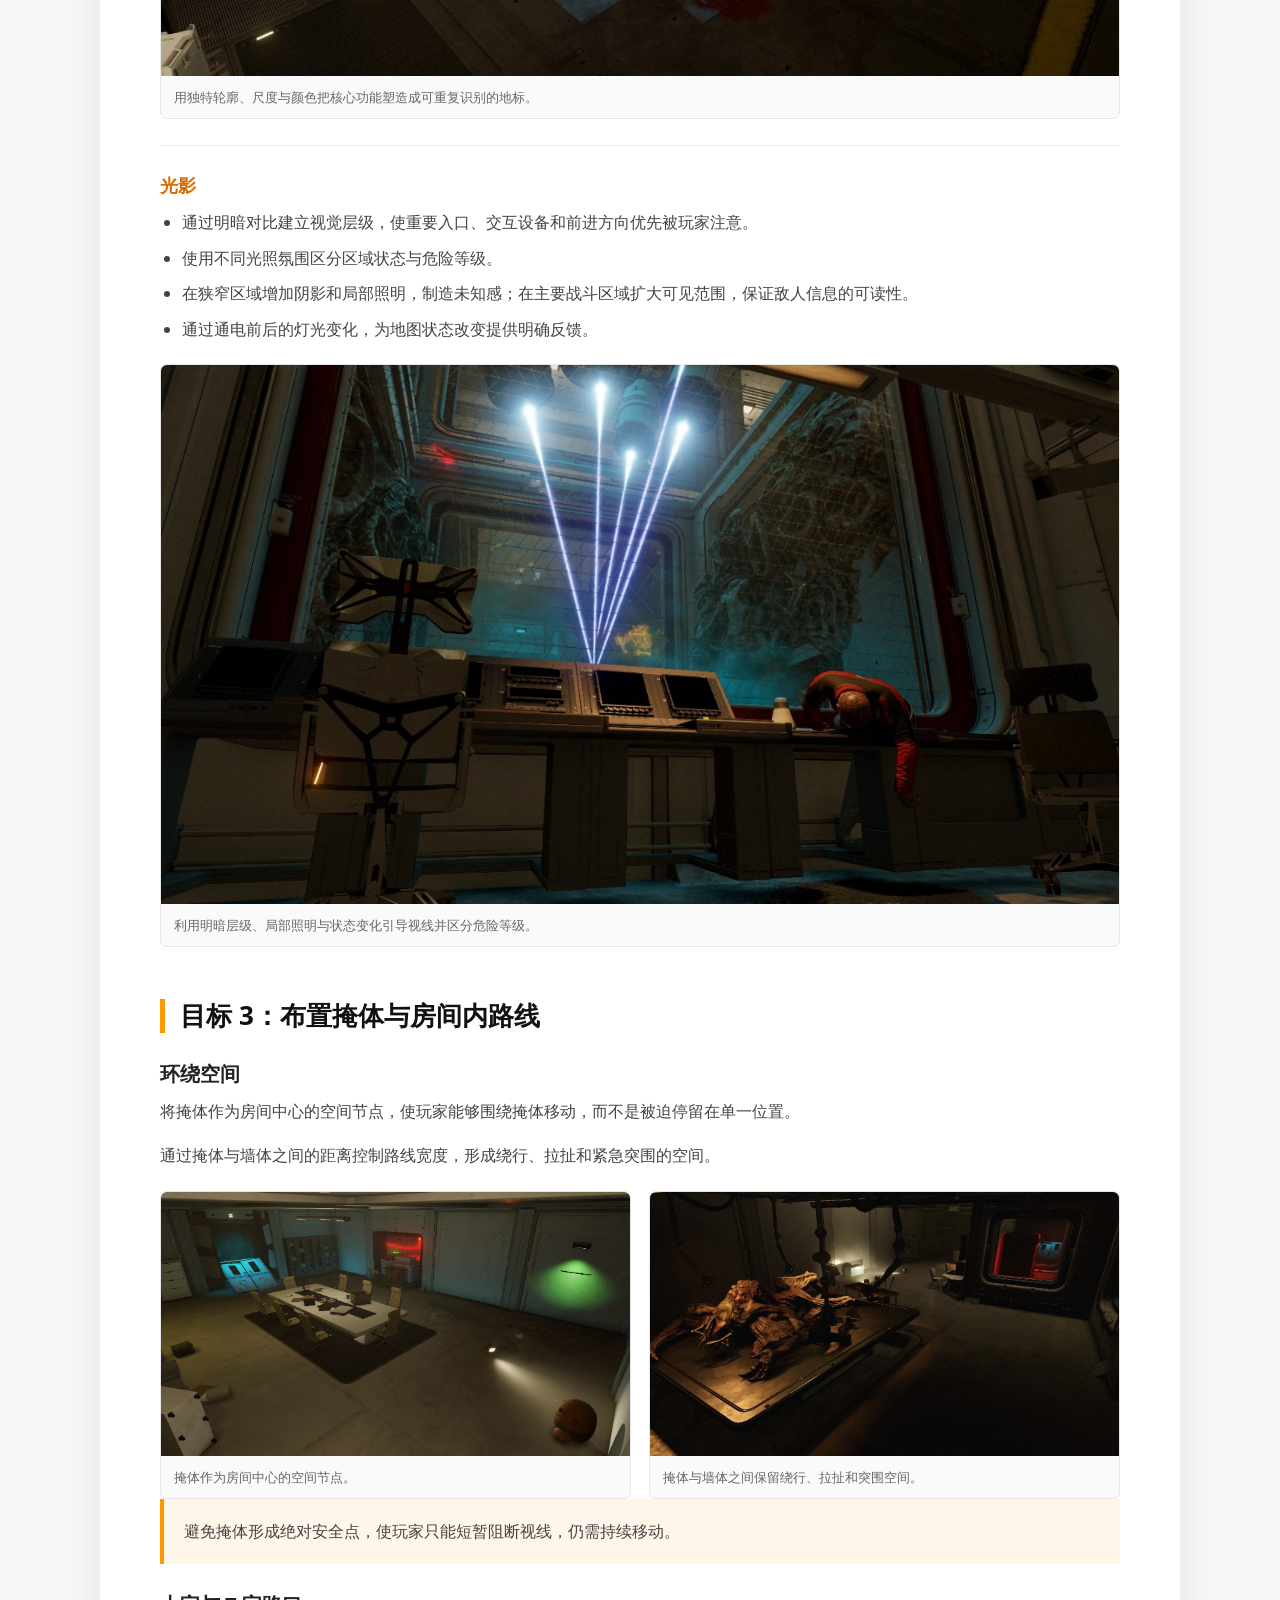
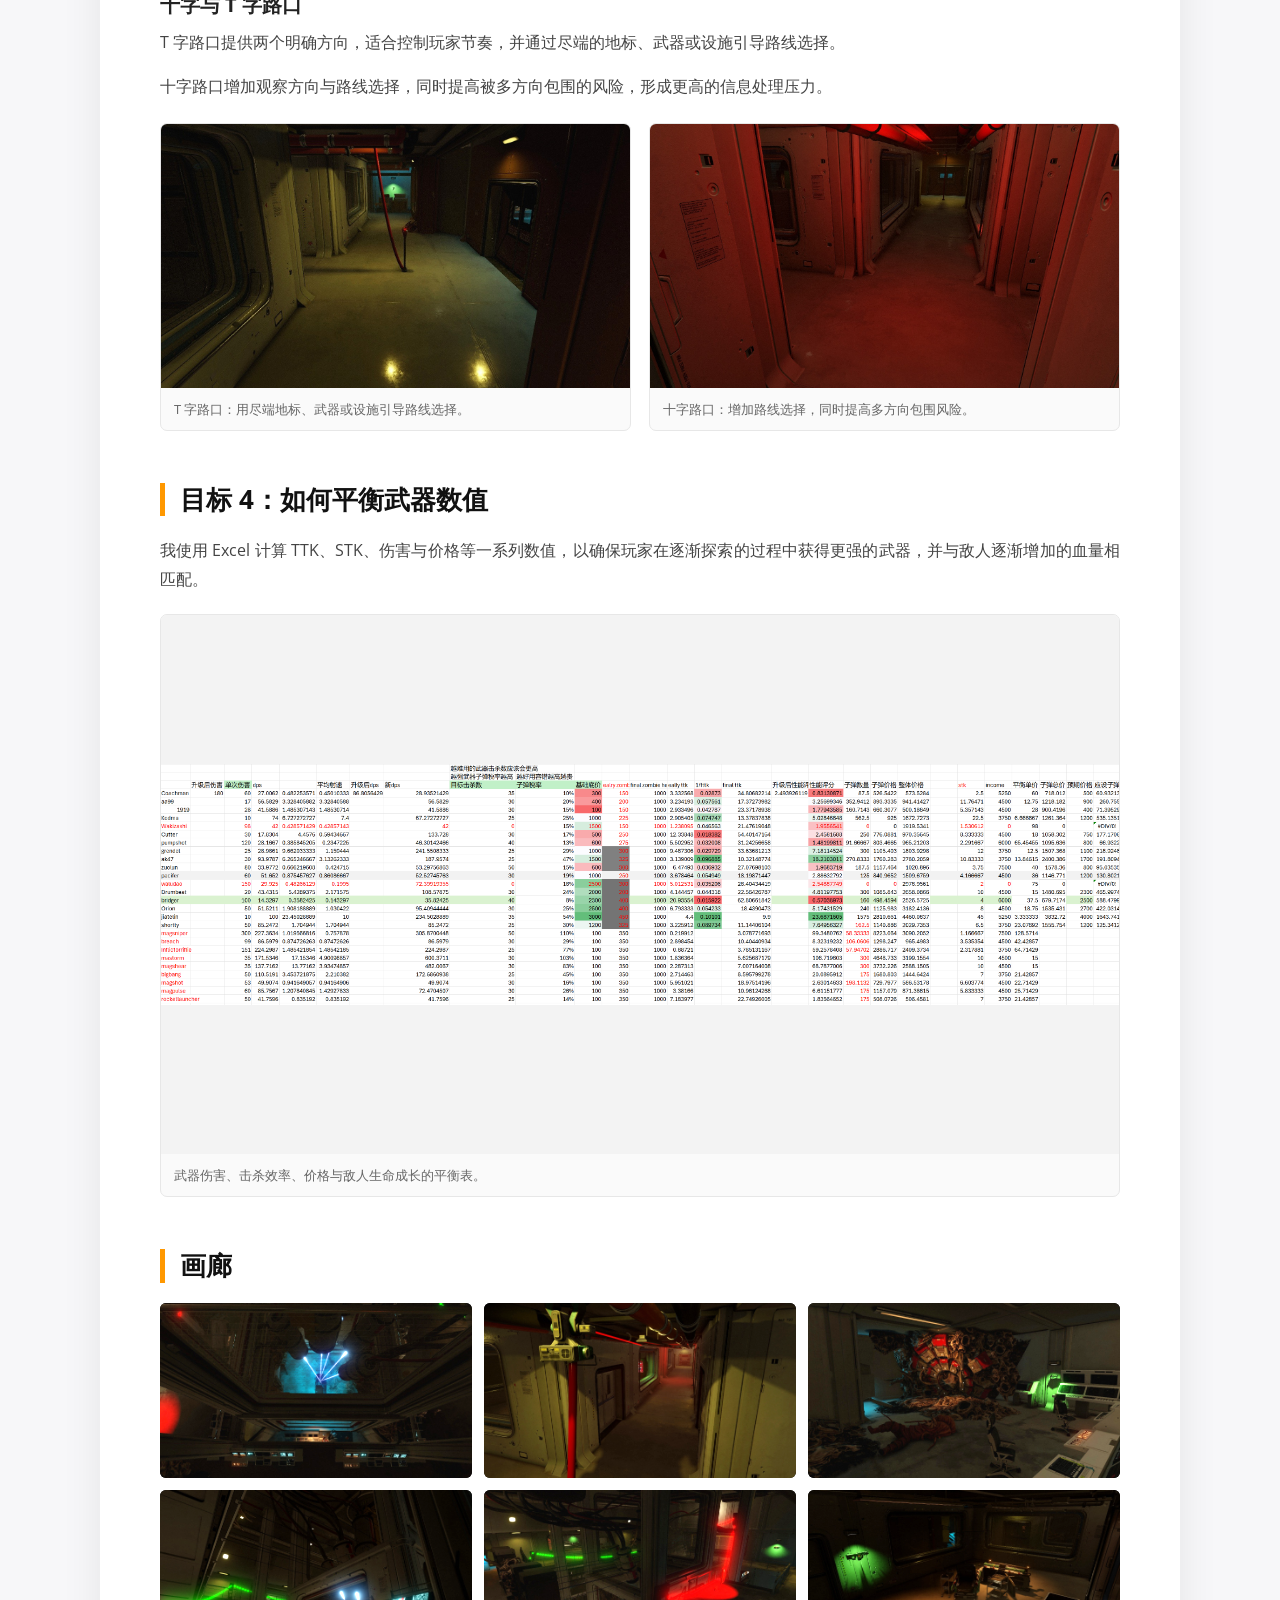
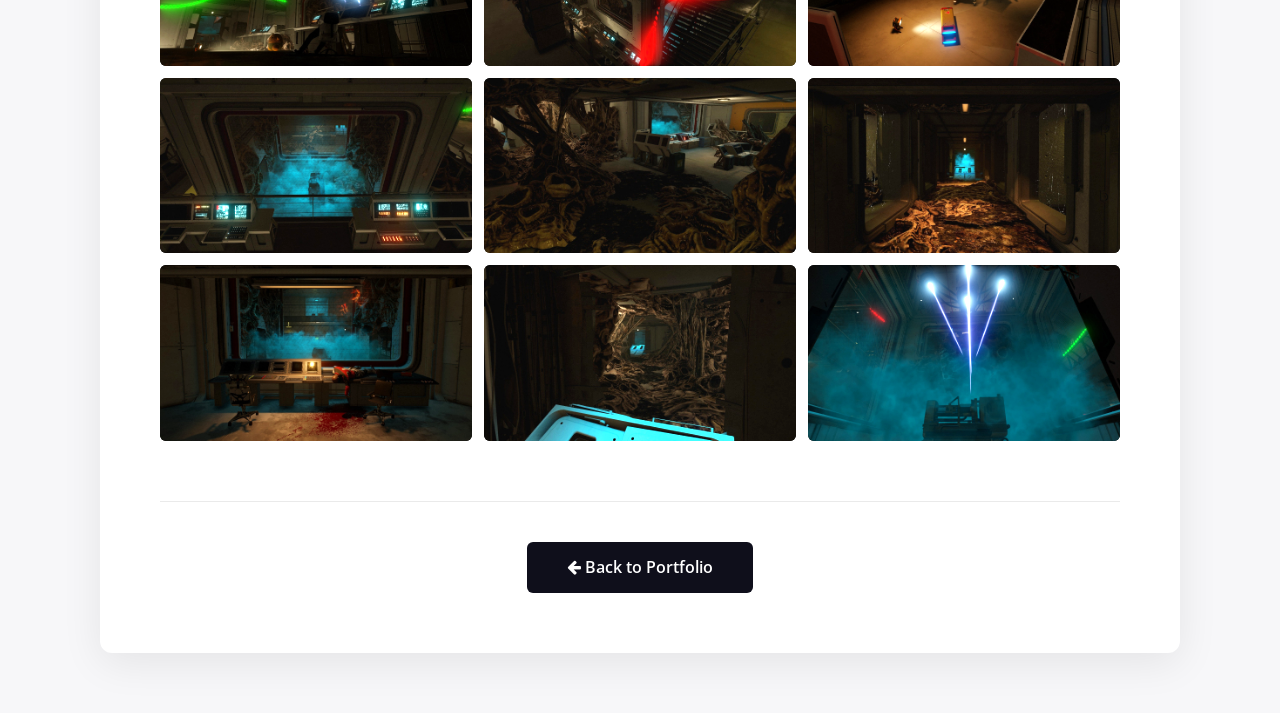
<file: project1.html>
<!DOCTYPE html>
<html lang="zh-CN">
<head>
	<title>收容失效 | 李学汉</title>
	<meta name="viewport" content="width=device-width, initial-scale=1">
	<meta http-equiv="Content-Type" content="text/html; charset=utf-8">
	<link href="css/bootstrap.css" rel="stylesheet" type="text/css" media="all">
	<link href="css/font-awesome.css" rel="stylesheet">
	<link href="https://fonts.googleapis.com/css?family=Jura:300,400,500,600" rel="stylesheet">
	<link href="https://fonts.googleapis.com/css?family=Open+Sans:400,600,700,800" rel="stylesheet">
	<style>
		body { margin:0; padding:0; font-family:'Open Sans','Microsoft YaHei',sans-serif; background:#f7f7f9; color:#333; }
		.my-clean-header { display:flex; justify-content:space-between; align-items:center; background:#0f0f1b; padding:15px 5%; position:sticky; top:0; z-index:99999; box-shadow:0 2px 10px rgba(0,0,0,.5); width:100%; box-sizing:border-box; }
		.my-clean-logo { display:flex; flex-direction:column; }
		.my-clean-logo a { color:#fff; text-decoration:none; font-size:32px; font-weight:bold; letter-spacing:1px; line-height:1; }
		.my-clean-logo a:hover, .my-clean-nav a:hover { color:#ff9800; text-decoration:none; }
		.job-title { color:#ff9800; font-size:14px; font-weight:600; letter-spacing:2px; margin-top:6px; text-transform:uppercase; }
		.my-clean-nav { display:flex; list-style:none; margin:0; padding:0; align-items:center; flex-wrap:wrap; }
		.my-clean-nav li { margin-left:40px; position:relative; }
		.my-clean-nav a { color:#fff; text-decoration:none; font-size:15px; font-weight:600; text-transform:uppercase; display:block; padding:15px 0; }
		.dropdown-content { display:none; position:absolute; background:#1a1a24; min-width:250px; box-shadow:0 8px 16px rgba(0,0,0,.5); z-index:1; top:100%; left:0; border-radius:4px; padding:10px 0; }
		.dropdown:hover .dropdown-content, .dropdown:focus-within .dropdown-content { display:block; }
		.dropdown-content a { color:#fff; padding:10px 20px; font-size:13px; text-transform:none; font-weight:400; border-left:3px solid transparent; }
		.dropdown-content a:hover { background:#2a2a3d; color:#ff9800; border-left-color:#ff9800; }
		.dropdown-category-title { padding:10px 20px 5px; color:#777; font-size:11px; text-transform:uppercase; letter-spacing:1px; font-weight:bold; border-bottom:1px solid #333; margin:5px 0; }
		.project-detail-container { max-width:1080px; margin:60px auto; padding:60px; background:#fff; box-shadow:0 10px 40px rgba(0,0,0,.08); border-radius:12px; box-sizing:border-box; }
		.project-header { text-align:center; margin-bottom:36px; }
		.project-header h1 { font-family:'Jura',sans-serif; font-size:44px; font-weight:700; margin:0 0 12px; color:#111; letter-spacing:1px; text-transform:uppercase; }
		.project-header .subtitle { font-size:18px; color:#777; margin:0; font-weight:500; }
		.video-wrapper { position:relative; padding-bottom:56.25%; height:0; overflow:hidden; border-radius:8px; background:#000; margin-bottom:50px; box-shadow:0 8px 25px rgba(0,0,0,.15); }
		.video-wrapper iframe { position:absolute; top:0; left:0; width:100%; height:100%; border:0; }
		.content-section { margin-bottom:52px; }
		.content-section h2 { font-size:26px; font-weight:bold; color:#111; margin:0 0 20px; padding-left:15px; border-left:5px solid #ff9800; line-height:1.3; }
		.content-section h3 { font-size:20px; font-weight:700; color:#222; margin:30px 0 12px; }
		.content-section h4 { font-size:18px; font-weight:700; color:#d76d00; margin:28px 0 12px; }
		.content-section p, .content-section li { font-size:16px; line-height:1.8; color:#444; }
		.content-section p { margin:0 0 15px; text-align:justify; }
		.logic-list { margin:0 0 20px; padding-left:22px; }
		.logic-list li { margin-bottom:7px; }
		.fact-grid { display:grid; grid-template-columns:repeat(3,1fr); gap:14px; margin-top:24px; }
		.fact { background:#fff6ea; border:1px solid #f3d2ad; border-radius:6px; padding:18px; }
		.fact strong { display:block; color:#d76d00; font-size:20px; margin-bottom:4px; }
		.fact span { font-size:13px; color:#6a5d50; }
		.media-grid { display:grid; grid-template-columns:repeat(2,minmax(0,1fr)); gap:18px; margin-top:22px; }
		.media-grid.three { grid-template-columns:repeat(3,minmax(0,1fr)); }
		.media-card { margin:20px 0 0; border:1px solid #e7e7e7; border-radius:7px; overflow:hidden; background:#fafafa; }
		.media-grid .media-card { margin-top:0; }
		.media-card a { display:block; background:#16161c; }
		.media-card img { width:100%; aspect-ratio:16/9; object-fit:cover; display:block; }
		.media-card img.contain { object-fit:contain; background:#f3f3f3; }
		.media-card figcaption { padding:11px 13px; font-size:13px; line-height:1.55; color:#666; }
		.portrait-feature { display:grid; grid-template-columns:minmax(420px,1.15fr) minmax(300px,.85fr); gap:28px; align-items:start; margin:26px 0; padding:20px; border:1px solid #e7e7e7; border-radius:8px; background:#fafafa; }
		.portrait-feature.reverse .portrait-media { order:2; }
		.portrait-media a { display:block; text-align:center; }
		.portrait-media img { width:100%; max-height:760px; object-fit:contain; display:block; background:#fff; border-radius:6px; }
		.portrait-copy h3 { margin-top:0; }
		.image-caption { margin:10px 2px 0 !important; color:#777 !important; font-size:13px !important; line-height:1.55 !important; text-align:left !important; }
		.note { padding:18px 20px; margin:20px 0; border-left:4px solid #ff9800; background:#fff6ea; color:#555; line-height:1.75; }
		.design-block { margin-top:26px; padding-top:2px; border-top:1px solid #ededed; }
		.gallery-grid { display:grid; grid-template-columns:repeat(3,minmax(0,1fr)); gap:12px; }
		.gallery-grid a { display:block; overflow:hidden; border-radius:6px; background:#111; }
		.gallery-grid img { width:100%; aspect-ratio:16/9; object-fit:cover; display:block; filter:brightness(1.25) saturate(1.04); transition:transform .3s ease, filter .3s ease; }
		.gallery-grid a:hover img { transform:scale(1.04); filter:brightness(1.3) saturate(1.05); }
		.back-btn-container { text-align:center; margin-top:60px; border-top:1px solid #eaeaea; padding-top:40px; }
		.back-btn { background:#0f0f1b; color:#fff; padding:14px 40px; font-size:16px; font-weight:600; text-decoration:none; border-radius:6px; display:inline-block; }
		.back-btn:hover { background:#ff9800; color:#fff; text-decoration:none; }
		@media (max-width:1024px) { .project-detail-container { margin:40px 20px; padding:40px 30px; } .portrait-feature { grid-template-columns:minmax(360px,1.05fr) minmax(280px,.95fr); } }
		@media (max-width:768px) {
			.my-clean-header { flex-direction:column; padding:15px; position:relative; }
			.my-clean-logo { align-items:center; }
			.my-clean-nav { margin-top:15px; width:100%; justify-content:center; }
			.my-clean-nav li { margin:5px 10px; }
			.dropdown-content { position:absolute; left:50%; transform:translateX(-50%); }
			.project-detail-container { padding:30px 20px; margin:20px 10px; }
			.project-header h1 { font-size:32px; }
			.fact-grid, .media-grid, .media-grid.three, .gallery-grid, .portrait-feature { grid-template-columns:1fr; }
			.portrait-feature.reverse .portrait-media { order:0; }
			.portrait-media img { max-height:none; }
		}
	</style>
	<link href="css/portfolio-improvements.css" rel="stylesheet">
</head>
<body>
	<header class="my-clean-header">
		<div class="my-clean-logo">
			<a href="index.html" title="李学汉 - 关卡设计作品集">李学汉</a>
			<span class="job-title">关卡设计师</span>
		</div>
		<ul class="my-clean-nav">
			<li><a href="index.html">首页</a></li>
			<li class="dropdown">
				<a href="index.html#work" class="dropbtn">项目 <i class="fa fa-angle-down"></i></a>
				<div class="dropdown-content">
					<div class="dropdown-category-title">个人项目</div>
					<a href="project1.html">收容失效（星空）</a>
					<a href="project3.html">无效处方（星空）</a>
					<a href="project4.html">逃出电厂（半衰期 2）</a>
					<a href="project2.html">冷锋（多人竞技射击地图）</a>
					<div class="dropdown-category-title">团队项目</div>
					<a href="project7.html">花瓣宇航员（Petalnaut）</a>
					<a href="project8.html">仓鼠球竞速（Hamsterballin'）</a>
					<a href="project9.html">未公开项目</a>
					<div class="dropdown-category-title">Game Jam</div>
					<a href="project10.html">GGJ 2024：Health Not High</a>
					<a href="project11.html">LD 55：Summon</a>
					<a href="project12.html">GMTK 2024：Terrarium</a>
				</div>
			</li>
			<li><a href="index.html#about">关于我</a></li>
			<li><a class="resume-nav-link" href="resume.html">简历</a></li>
			<li><a href="index.html#contact">联系方式</a></li>
		</ul>
	</header>

	<div class="project-detail-container video-project-detail">
		<div class="project-header">
			<h1>收容失效</h1>
			<p class="project-title-en">Containment Breach</p>
			<p class="subtitle">多地图阶段动态环路设计与脚本编写</p>
		</div>

		<section class="project-scan-summary" aria-label="项目速览">
			<div class="project-scan-media">
				<div class="video-wrapper click-video" data-video-src="https://player.bilibili.com/player.html?isOutside=true&amp;aid=116937665290082&amp;bvid=BV1RgNf6MERA&amp;cid=40054623755&amp;p=1" data-video-title="收容失效项目演示">
					<button class="video-poster" type="button" aria-label="点击加载并播放收容失效项目演示">
						<img src="images/project1-cover.png" alt="收容失效项目演示封面">
						<span class="video-play-button"><i class="fa fa-play" aria-hidden="true"></i></span>
						<span class="video-poster-label">点击加载并播放项目演示</span>
					</button>
				</div>
			</div>
			<div class="project-scan-panel">
				<p class="scan-eyebrow">项目速览</p>
				<div class="scan-facts">
					<div class="scan-fact"><strong>项目性质</strong><span>个人关卡项目</span></div>
					<div class="scan-fact"><strong>工具</strong><span>Starfield Creation Kit</span></div>
					<div class="scan-fact"><strong>类型</strong><span>波次生存关卡</span></div>
					<div class="scan-fact"><strong>职责</strong><span>关卡 / 脚本 / 数值</span></div>
				</div>
				<h2>我的核心工作</h2>
				<ul class="scan-contributions">
					<li>设计通电前后逐步扩张的立体环路与战斗节奏。</li>
					<li>通过脚本实现电力、陷阱、区域解锁和武器升级。</li>
					<li>配置武器、资源与敌群强度，支撑约一小时流程。</li>
				</ul>
			</div>
		</section>

		<div class="content-section">
			<h2>总结</h2>
			<p>该关卡使用《星空》Creation Kit 搭建，参考《使命召唤》僵尸模式中探索、通电、区域解锁、武器成长与持续生存的核心循环。玩家在通电前主要面对狭窄、受限且高风险的小型环路；通电后，陷阱和更安全的循环路线被激活；开启武器升级通道后，玩家将获得更大的活动空间和更稳定的战斗条件。关卡重点研究环路变化、宽窄空间组合、空间尺度对心理压力的影响、环境视线引导、武器与资源的数值平衡，并通过脚本实现电力、陷阱、区域解锁和升级等系统。</p>
			<div class="fact-grid">
				<div class="fact"><strong>300 小时</strong><span>总工作时间</span></div>
				<div class="fact"><strong>约 1 小时</strong><span>完整单局流程</span></div>
				<div class="fact"><strong>4 个区域</strong><span>风格迥异的战斗空间</span></div>
			</div>
		</div>

		<div class="content-section">
			<h2>关卡布局</h2>
			<div class="media-grid">
				<figure class="media-card"><a href="images/project1/image-002-fba867314ed3.jpeg" target="_blank"><img class="contain" src="images/project1/image-002-fba867314ed3.jpeg" alt="收容失效一层平面图"></a><figcaption>一层平面图</figcaption></figure>
				<figure class="media-card"><a href="images/project1/image-003-ae509c07bbd2.jpeg" target="_blank"><img class="contain" src="images/project1/image-003-ae509c07bbd2.jpeg" alt="收容失效负一层平面图"></a><figcaption>负一层平面图</figcaption></figure>
			</div>
		</div>

		<div class="content-section">
			<h2>目标 1：如何设计一个驱动玩家探索的地图结构</h2>
			<h3>明确僵尸模式的玩家体验与核心循环</h3>
			<div class="note">击杀僵尸 → 获得资源 → 购买武器或开启区域 → 扩大移动范围 → 获得更强的生存能力 → 面对更高强度的波次</div>

			<div class="portrait-feature">
				<div class="portrait-media">
					<a href="images/project1/image-004-e0061d45df4e.jpeg" target="_blank"><img loading="lazy" src="images/project1/image-004-e0061d45df4e.jpeg" alt="阶段一立体环路分析图"></a>
					<p class="image-caption">环路在结构上成立，但狭窄出口降低了路线容错率，玩家无法长期稳定使用。</p>
				</div>
				<div class="portrait-copy">
					<h3>阶段 1：开启电闸之前</h3>
					<p>在电闸开启前，我有意限制玩家获得稳定环路的能力。初始区域主要由小型环路、单向深入路线和高风险环路组成。部分路线虽然能够形成循环，但其中包含狭窄通道和视线受限的转角，随着敌人数量的增多玩家很容易在入口或转角处被敌人拦截。同时随着敌人的血量增加，前期区域的武器逐渐变弱，促使玩家进入新区域寻找更强的武器。这种设计防止了玩家前期稳定地重复绕圈。玩家需要通过观察敌人位置、判断撤退时间以及寻找新的区域入口维持生存，同时产生寻找电闸和扩大地图的动力。</p>
				</div>
			</div>

			<div class="portrait-feature reverse">
				<div class="portrait-media">
					<a href="images/project1/image-005-8e2f8f54859b.jpeg" target="_blank"><img loading="lazy" src="images/project1/image-005-8e2f8f54859b.jpeg" alt="阶段二立体环路分析图"></a>
					<p class="image-caption">开启电闸后新增了一条环路，将原本两条环路串联起来。</p>
				</div>
				<div class="portrait-copy">
					<h3>阶段 2：开启电闸之后</h3>
					<p>开启电闸后，地图从以探索和求生为主的受限结构，转变为能够进行聚怪和路线管理的战斗空间。新的通道将原本分散的局部空间连接起来，形成宽窄交替的主要环路。环路中的宽阔区域为玩家提供观察、聚集敌人和调整方向的空间，狭窄区域则继续保留被拦截的风险。与此同时，陷阱系统被激活，使玩家能够主动规划敌人的移动路线，将空间循环与资源消耗、敌群管理结合起来。饮料机也在电闸开启后被激活，玩家需要去到地图各个角落使用饮料机来强化自身，以应对更高波次。</p>
				</div>
			</div>

			<div class="portrait-feature">
				<div class="portrait-media"><a href="images/project1/image-006-a00335a948f9.jpeg" target="_blank"><img loading="lazy" src="images/project1/image-006-a00335a948f9.jpeg" alt="阶段三立体环路分析图"></a></div>
				<div class="portrait-copy">
					<h3>阶段 3：开启升级武器通道之后</h3>
					<p>在玩家反复进入危险狭窄的负一层实验室之后，玩家使用收集到的电池开启了通往武器升级机的通道。玩家获得的不只是升级设施，还会解锁连接多个区域的大型环路。与前期局部环路相比，该环路拥有更大的容量和更多路线选择，能够容纳后期数量更高的敌群。我将武器升级与空间扩张设置在同一推进阶段，使玩家的战斗能力和移动能力同步成长。玩家获得更高伤害的同时，也获得了应对更高敌人密度所需要的空间条件，从而让地图成长和数值成长保持一致。同时，4 条环路再次彻底连通，形成一个立体的环路空间，在后续潮水般的虫群涌来之时，为玩家营造夺路而逃的惊险刺激感。</p>
				</div>
			</div>

			<figure class="media-card"><a href="images/project1/image-007-d6c47d2f0632.png" target="_blank"><img class="contain" loading="lazy" src="images/project1/image-007-d6c47d2f0632.png" alt="三个阶段的环路变化对比"></a><figcaption>三个推进阶段的环路变化对比。</figcaption></figure>
		</div>

		<div class="content-section">
			<h2>目标 2：如何利用空间比例来带给玩家不同的心理体验与战斗体验</h2>
			<h3>建筑空间的尺度</h3>
			<p>此处我引入了建筑的空间比例指标，通过控制不同空间的高度与面积比值，营造出不同类型空间的同时，给玩家带来不同心理体验。</p>
			<figure class="media-card"><a href="images/project1/image-008-f131746f0598.png" target="_blank"><img class="contain" loading="lazy" src="images/project1/image-008-f131746f0598.png" alt="建筑空间比例分析图"></a><figcaption>建筑空间尺度与区域分布分析。</figcaption></figure>

			<div class="media-grid">
				<figure class="media-card"><a href="images/project1/image-009-d693c99d464d.jpeg" target="_blank"><img loading="lazy" src="images/project1/image-009-d693c99d464d.jpeg" alt="一层高入口区域"></a><figcaption>一层高入口区域：较低的净高与中等平面面积形成接近人体尺度的空间，使玩家感到稳定、可控，适合作为初始教学区域。但随着虫子的涌入，原本的活动空间减少，变得更为局促压迫。</figcaption></figure>
				<figure class="media-card"><a href="images/project1/image-010-300be9f5a85e.jpeg" target="_blank"><img loading="lazy" src="images/project1/image-010-300be9f5a85e.jpeg" alt="二层高区域"></a><figcaption>二层高区域：提高净高和空间体量，降低顶部压迫感，使玩家获得第一次空间释放，并拥有更大的观察与移动范围。</figcaption></figure>
				<figure class="media-card"><a href="images/project1/image-011-0a8126386cbe.jpeg" target="_blank"><img loading="lazy" src="images/project1/image-011-0a8126386cbe.jpeg" alt="三层高区域"></a><figcaption>三层高区域：较大的高度与面积强化空间的宏大感，同时使玩家产生暴露感和自身尺度被缩小的感受，并提供足够空间引入地标、勾起玩家好奇心。</figcaption></figure>
				<figure class="media-card"><a href="images/project1/image-012-ff11dd02391b.jpeg" target="_blank"><img loading="lazy" src="images/project1/image-012-ff11dd02391b.jpeg" alt="负一层田字形实验室"></a><figcaption>负一层田字形实验室：通过较低净高、较小通道宽度和被墙体分割的平面，降低有效活动面积，形成压迫、拥挤和容易被怪物拦截的战斗体验。</figcaption></figure>
			</div>

			<h3>实验舱与虫洞区域</h3>
			<p>利用高大空间与低矮空间形成尺度失常，使玩家同时感受到未知与不稳定。</p>
			<div class="media-grid">
				<figure class="media-card"><a href="images/project1/image-013-3ddae5bf29f5.jpeg" target="_blank"><img loading="lazy" src="images/project1/image-013-3ddae5bf29f5.jpeg" alt="实验舱区域"></a><figcaption>实验舱区域</figcaption></figure>
				<figure class="media-card"><a href="images/project1/image-014-08eb60fe5395.jpeg" target="_blank"><img loading="lazy" src="images/project1/image-014-08eb60fe5395.jpeg" alt="虫洞区域"></a><figcaption>虫洞区域</figcaption></figure>
			</div>

			<h3>空间氛围营造</h3>
			<div class="design-block">
				<h4>布景</h4>
				<ul class="logic-list">
					<li>根据不同区域的功能配置设备、家具、管线与实验设施，建立清晰的空间身份。</li>
					<li>通过布景密度控制心理压力：开阔区域减少遮挡，狭窄实验室增加设备与障碍，使空间更拥挤、更危险。</li>
					<li>利用破损、污染和实验痕迹补充环境叙事，暗示实验设施由正常运行逐渐走向失控。</li>
				</ul>
				<figure class="media-card"><a href="images/project1/image-015-6f5310cc95c9.jpeg" target="_blank"><img loading="lazy" src="images/project1/image-015-6f5310cc95c9.jpeg" alt="布景与环境叙事"></a><figcaption>通过设备密度、破损与污染痕迹建立区域身份和压力变化。</figcaption></figure>
			</div>

			<div class="design-block">
				<h4>地标</h4>
				<ul class="logic-list">
					<li>在重要节点设置轮廓、尺度或颜色明显的地标，帮助玩家识别当前位置。</li>
					<li>让地标能够从多个路径被提前看到，为探索提供方向目标。</li>
					<li>将电闸、实验舱、武器升级区等核心功能塑造成独特地标，使功能识别与路线引导结合。</li>
				</ul>
				<figure class="media-card"><a href="images/project1/image-016-70b0679fc722.jpeg" target="_blank"><img loading="lazy" src="images/project1/image-016-70b0679fc722.jpeg" alt="关卡地标设计"></a><figcaption>用独特轮廓、尺度与颜色把核心功能塑造成可重复识别的地标。</figcaption></figure>
			</div>

			<div class="design-block">
				<h4>光影</h4>
				<ul class="logic-list">
					<li>通过明暗对比建立视觉层级，使重要入口、交互设备和前进方向优先被玩家注意。</li>
					<li>使用不同光照氛围区分区域状态与危险等级。</li>
					<li>在狭窄区域增加阴影和局部照明，制造未知感；在主要战斗区域扩大可见范围，保证敌人信息的可读性。</li>
					<li>通过通电前后的灯光变化，为地图状态改变提供明确反馈。</li>
				</ul>
				<figure class="media-card"><a href="images/project1/image-017-e2da605d159a.jpeg" target="_blank"><img loading="lazy" src="images/project1/image-017-e2da605d159a.jpeg" alt="关卡光影引导"></a><figcaption>利用明暗层级、局部照明与状态变化引导视线并区分危险等级。</figcaption></figure>
			</div>
		</div>

		<div class="content-section">
			<h2>目标 3：布置掩体与房间内路线</h2>
			<h3>环绕空间</h3>
			<p>将掩体作为房间中心的空间节点，使玩家能够围绕掩体移动，而不是被迫停留在单一位置。</p>
			<p>通过掩体与墙体之间的距离控制路线宽度，形成绕行、拉扯和紧急突围的空间。</p>
			<div class="media-grid">
				<figure class="media-card"><a href="images/project1/image-018-3f1ef31b987b.jpeg" target="_blank"><img loading="lazy" src="images/project1/image-018-3f1ef31b987b.jpeg" alt="围绕中心掩体的移动空间"></a><figcaption>掩体作为房间中心的空间节点。</figcaption></figure>
				<figure class="media-card"><a href="images/project1/image-019-df6cf0db6557.jpeg" target="_blank"><img loading="lazy" src="images/project1/image-019-df6cf0db6557.jpeg" alt="掩体与墙体之间的绕行空间"></a><figcaption>掩体与墙体之间保留绕行、拉扯和突围空间。</figcaption></figure>
			</div>
			<p class="note">避免掩体形成绝对安全点，使玩家只能短暂阻断视线，仍需持续移动。</p>

			<h3>十字与 T 字路口</h3>
			<p>T 字路口提供两个明确方向，适合控制玩家节奏，并通过尽端的地标、武器或设施引导路线选择。</p>
			<p>十字路口增加观察方向与路线选择，同时提高被多方向包围的风险，形成更高的信息处理压力。</p>
			<div class="media-grid">
				<figure class="media-card"><a href="images/project1/image-020-dd55619e0ca5.jpeg" target="_blank"><img loading="lazy" src="images/project1/image-020-dd55619e0ca5.jpeg" alt="T 字路口设计"></a><figcaption>T 字路口：用尽端地标、武器或设施引导路线选择。</figcaption></figure>
				<figure class="media-card"><a href="images/project1/image-021-f09bab0994ec.jpeg" target="_blank"><img loading="lazy" src="images/project1/image-021-f09bab0994ec.jpeg" alt="十字路口设计"></a><figcaption>十字路口：增加路线选择，同时提高多方向包围风险。</figcaption></figure>
			</div>
		</div>

		<div class="content-section">
			<h2>目标 4：如何平衡武器数值</h2>
			<p>我使用 Excel 计算 TTK、STK、伤害与价格等一系列数值，以确保玩家在逐渐探索的过程中获得更强的武器，并与敌人逐渐增加的血量相匹配。</p>
			<figure class="media-card"><a href="images/project1/image-022-04e95986e937.png" target="_blank"><img class="contain" loading="lazy" src="images/project1/image-022-04e95986e937.png" alt="武器数值平衡表"></a><figcaption>武器伤害、击杀效率、价格与敌人生命成长的平衡表。</figcaption></figure>
		</div>

		<div class="content-section">
			<h2>画廊</h2>
			<div class="gallery-grid">
				<a href="images/project1/image-023-ac241dce76ee.jpeg" target="_blank"><img loading="lazy" src="images/project1/image-023-ac241dce76ee.jpeg" alt="关卡截图 1"></a>
				<a href="images/project1/image-024-6095db65fcc1.jpeg" target="_blank"><img loading="lazy" src="images/project1/image-024-6095db65fcc1.jpeg" alt="关卡截图 2"></a>
				<a href="images/project1/image-025-84f7ea66c303.jpeg" target="_blank"><img loading="lazy" src="images/project1/image-025-84f7ea66c303.jpeg" alt="关卡截图 3"></a>
				<a href="images/project1/image-026-d0264b510c85.jpeg" target="_blank"><img loading="lazy" src="images/project1/image-026-d0264b510c85.jpeg" alt="关卡截图 4"></a>
				<a href="images/project1/image-027-67697052d0b1.jpeg" target="_blank"><img loading="lazy" src="images/project1/image-027-67697052d0b1.jpeg" alt="关卡截图 5"></a>
				<a href="images/project1/image-028-14b17689397e.jpeg" target="_blank"><img loading="lazy" src="images/project1/image-028-14b17689397e.jpeg" alt="关卡截图 6"></a>
				<a href="images/project1/image-029-44e07c5df112.jpeg" target="_blank"><img loading="lazy" src="images/project1/image-029-44e07c5df112.jpeg" alt="关卡截图 7"></a>
				<a href="images/project1/image-030-844cdd6483a1.jpeg" target="_blank"><img loading="lazy" src="images/project1/image-030-844cdd6483a1.jpeg" alt="关卡截图 8"></a>
				<a href="images/project1/image-031-8df6f7f9b980.jpeg" target="_blank"><img loading="lazy" src="images/project1/image-031-8df6f7f9b980.jpeg" alt="关卡截图 9"></a>
				<a href="images/project1/image-032-4b79ca067ed1.jpeg" target="_blank"><img loading="lazy" src="images/project1/image-032-4b79ca067ed1.jpeg" alt="关卡截图 10"></a>
				<a href="images/project1/image-033-5a3e39350c10.jpeg" target="_blank"><img loading="lazy" src="images/project1/image-033-5a3e39350c10.jpeg" alt="关卡截图 11"></a>
				<a href="images/project1/image-034-d5f0803e244c.jpeg" target="_blank"><img loading="lazy" src="images/project1/image-034-d5f0803e244c.jpeg" alt="关卡截图 12"></a>
			</div>
		</div>

		<div class="back-btn-container">
			<a href="index.html#work" class="back-btn"><i class="fa fa-arrow-left"></i> Back to Portfolio</a>
		</div>
	</div>
	<script src="js/click-to-play.js"></script>
</body>
</html>
</file>
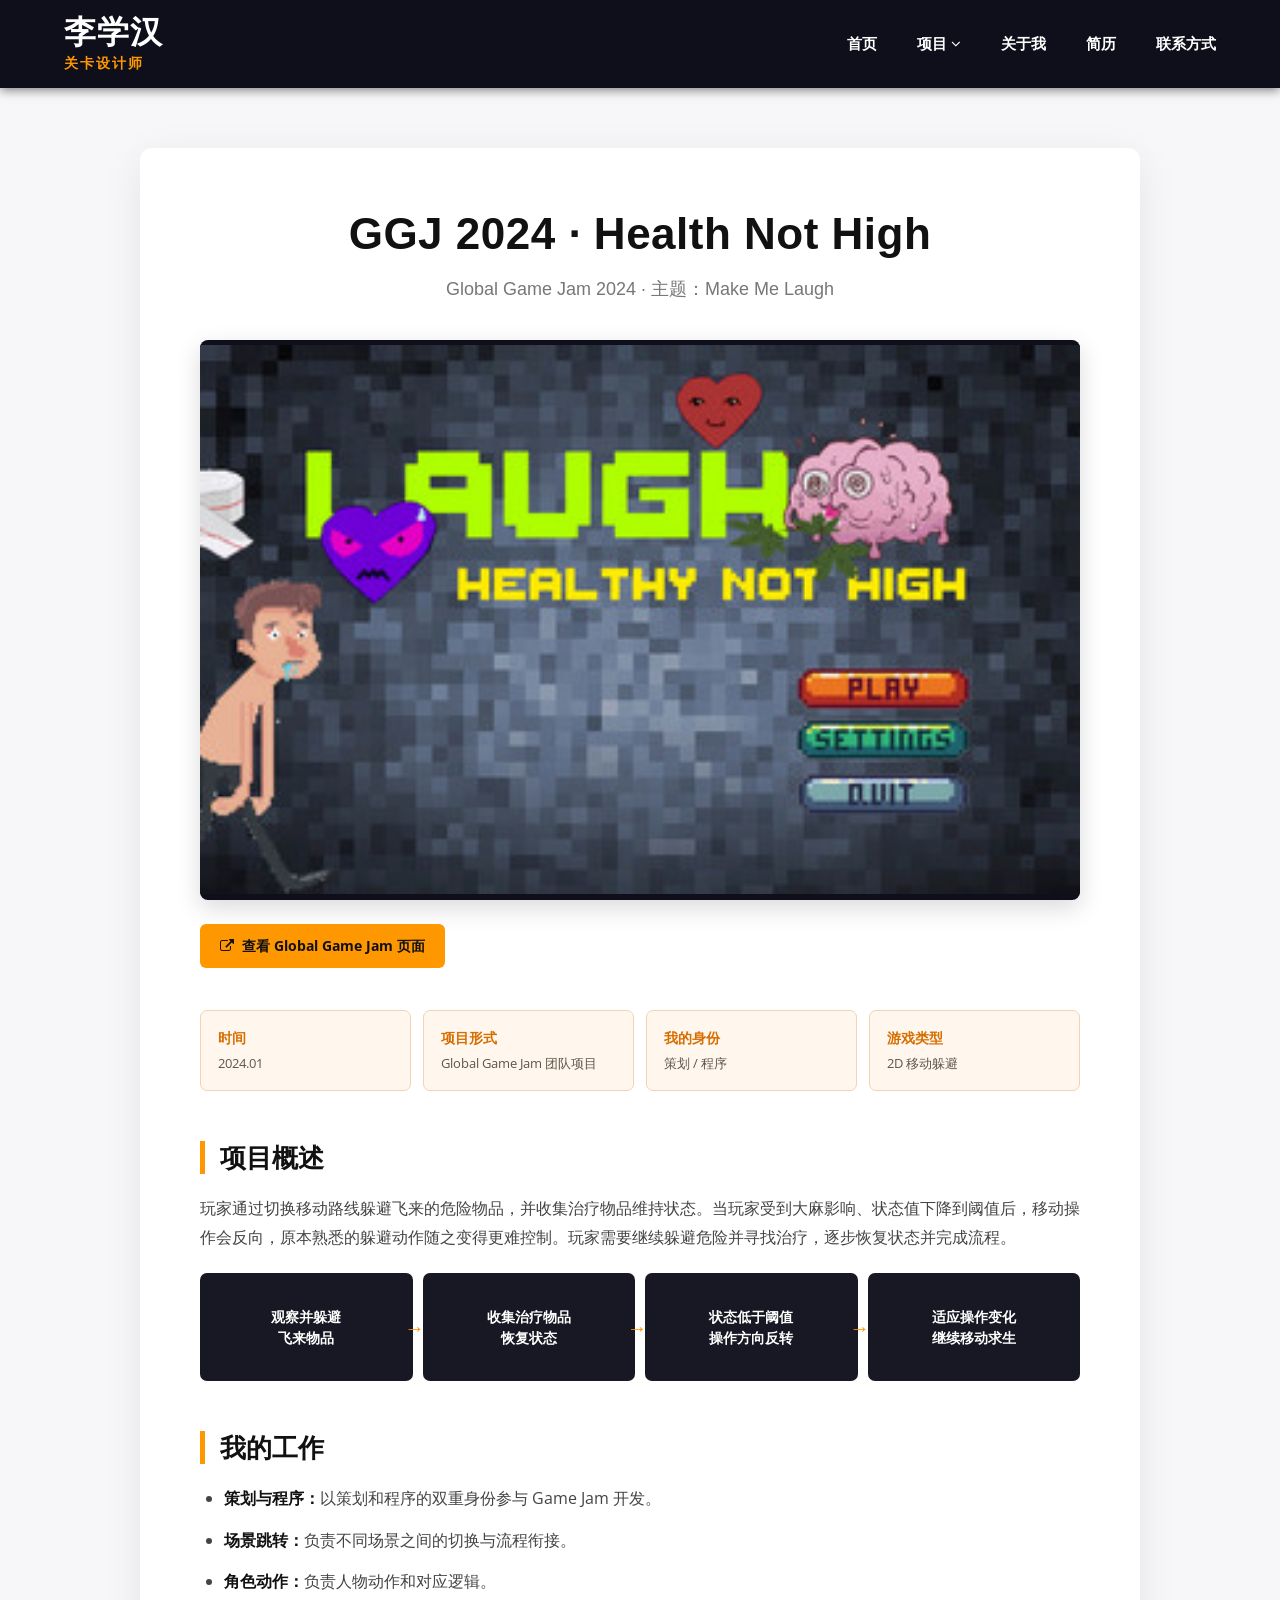
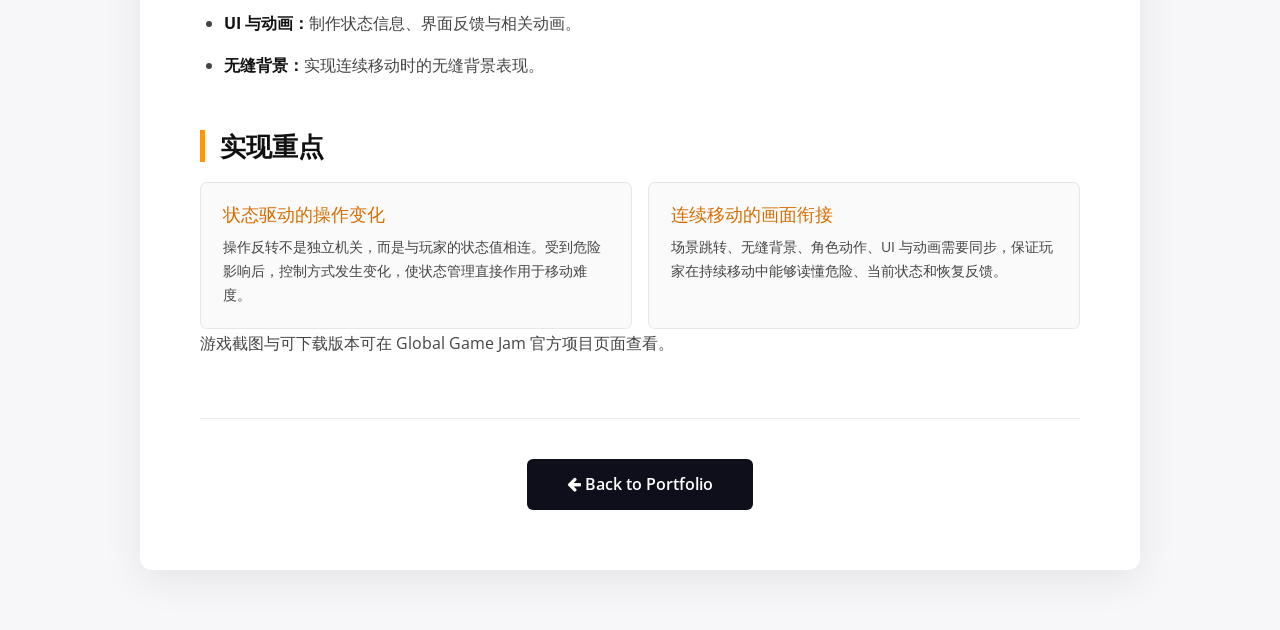
<file: project10.html>
<!DOCTYPE html>
<html lang="zh-CN">
<head>
	<title>GGJ 2024 · Health Not High | 李学汉</title>
	<meta name="viewport" content="width=device-width, initial-scale=1">
	<meta http-equiv="Content-Type" content="text/html; charset=utf-8">
	<link href="css/bootstrap.css" rel="stylesheet" type="text/css" media="all">
	<link href="css/font-awesome.css" rel="stylesheet">
	<link href="https://fonts.googleapis.com/css?family=Jura:300,400,500,600" rel="stylesheet">
	<link href="https://fonts.googleapis.com/css?family=Open+Sans:400,600,700,800" rel="stylesheet">
	<link href="css/project-detail.css" rel="stylesheet">
	<link href="css/portfolio-improvements.css" rel="stylesheet">
</head>
<body>
	<header class="my-clean-header">
		<div class="my-clean-logo">
			<a href="index.html" title="李学汉 - 关卡设计作品集">李学汉</a>
			<span class="job-title">关卡设计师</span>
		</div>
		<ul class="my-clean-nav">
			<li><a href="index.html">首页</a></li>
			<li class="dropdown">
				<a href="index.html#work" class="dropbtn">项目 <i class="fa fa-angle-down"></i></a>
				<div class="dropdown-content">
					<div class="dropdown-category-title">个人项目</div>
					<a href="project1.html">收容失效（星空）</a>
					<a href="project3.html">无效处方（星空）</a>
					<a href="project4.html">逃出电厂（半衰期 2）</a>
					<a href="project2.html">冷锋（多人竞技射击地图）</a>
					<div class="dropdown-category-title">团队项目</div>
					<a href="project7.html">花瓣宇航员（Petalnaut）</a>
					<a href="project8.html">仓鼠球竞速（Hamsterballin'）</a>
					<a href="project9.html">未公开项目</a>
					<div class="dropdown-category-title">Game Jam</div>
					<a href="project10.html">GGJ 2024：Health Not High</a>
					<a href="project11.html">LD 55：Summon</a>
					<a href="project12.html">GMTK 2024：Terrarium</a>
				</div>
			</li>
			<li><a href="index.html#about">关于我</a></li>
			<li><a class="resume-nav-link" href="resume.html">简历</a></li>
			<li><a href="index.html#contact">联系方式</a></li>
		</ul>
	</header>

	<main class="project-detail-container">
		<div class="project-header">
			<h1>GGJ 2024 · Health Not High</h1>
			<p class="subtitle">Global Game Jam 2024 · 主题：Make Me Laugh</p>
		</div>

		<img class="hero-image hero-contain" src="images/project10/ggj-index-cover.png" alt="GGJ 2024 Health Not High 游戏标题画面">
		<div class="project-links">
			<a class="external-btn" href="https://globalgamejam.org/games/2024/laugh-health-not-high-3" target="_blank" rel="noopener noreferrer"><i class="fa fa-external-link"></i> 查看 Global Game Jam 页面</a>
		</div>

		<div class="fact-grid">
			<div class="fact-card"><strong>时间</strong><span>2024.01</span></div>
			<div class="fact-card"><strong>项目形式</strong><span>Global Game Jam 团队项目</span></div>
			<div class="fact-card"><strong>我的身份</strong><span>策划 / 程序</span></div>
			<div class="fact-card"><strong>游戏类型</strong><span>2D 移动躲避</span></div>
		</div>

		<section class="content-section">
			<h2>项目概述</h2>
			<p>玩家通过切换移动路线躲避飞来的危险物品，并收集治疗物品维持状态。当玩家受到大麻影响、状态值下降到阈值后，移动操作会反向，原本熟悉的躲避动作随之变得更难控制。玩家需要继续躲避危险并寻找治疗，逐步恢复状态并完成流程。</p>
			<div class="core-loop">
				<div class="flow-step">观察并躲避<br>飞来物品</div>
				<div class="flow-step">收集治疗物品<br>恢复状态</div>
				<div class="flow-step">状态低于阈值<br>操作方向反转</div>
				<div class="flow-step">适应操作变化<br>继续移动求生</div>
			</div>
		</section>

		<section class="content-section">
			<h2>我的工作</h2>
			<ul class="contribution-list">
				<li><strong>策划与程序：</strong>以策划和程序的双重身份参与 Game Jam 开发。</li>
				<li><strong>场景跳转：</strong>负责不同场景之间的切换与流程衔接。</li>
				<li><strong>角色动作：</strong>负责人物动作和对应逻辑。</li>
				<li><strong>UI 与动画：</strong>制作状态信息、界面反馈与相关动画。</li>
				<li><strong>无缝背景：</strong>实现连续移动时的无缝背景表现。</li>
			</ul>
		</section>

		<section class="content-section">
			<h2>实现重点</h2>
			<div class="analysis-grid">
				<div class="analysis-card">
					<h3>状态驱动的操作变化</h3>
					<p>操作反转不是独立机关，而是与玩家的状态值相连。受到危险影响后，控制方式发生变化，使状态管理直接作用于移动难度。</p>
				</div>
				<div class="analysis-card">
					<h3>连续移动的画面衔接</h3>
					<p>场景跳转、无缝背景、角色动作、UI 与动画需要同步，保证玩家在持续移动中能够读懂危险、当前状态和恢复反馈。</p>
				</div>
			</div>
			<p class="source-note">游戏截图与可下载版本可在 Global Game Jam 官方项目页面查看。</p>
		</section>

		<div class="back-btn-container">
			<a href="index.html#work" class="back-btn"><i class="fa fa-arrow-left"></i> Back to Portfolio</a>
		</div>
	</main>
</body>
</html>
</file>
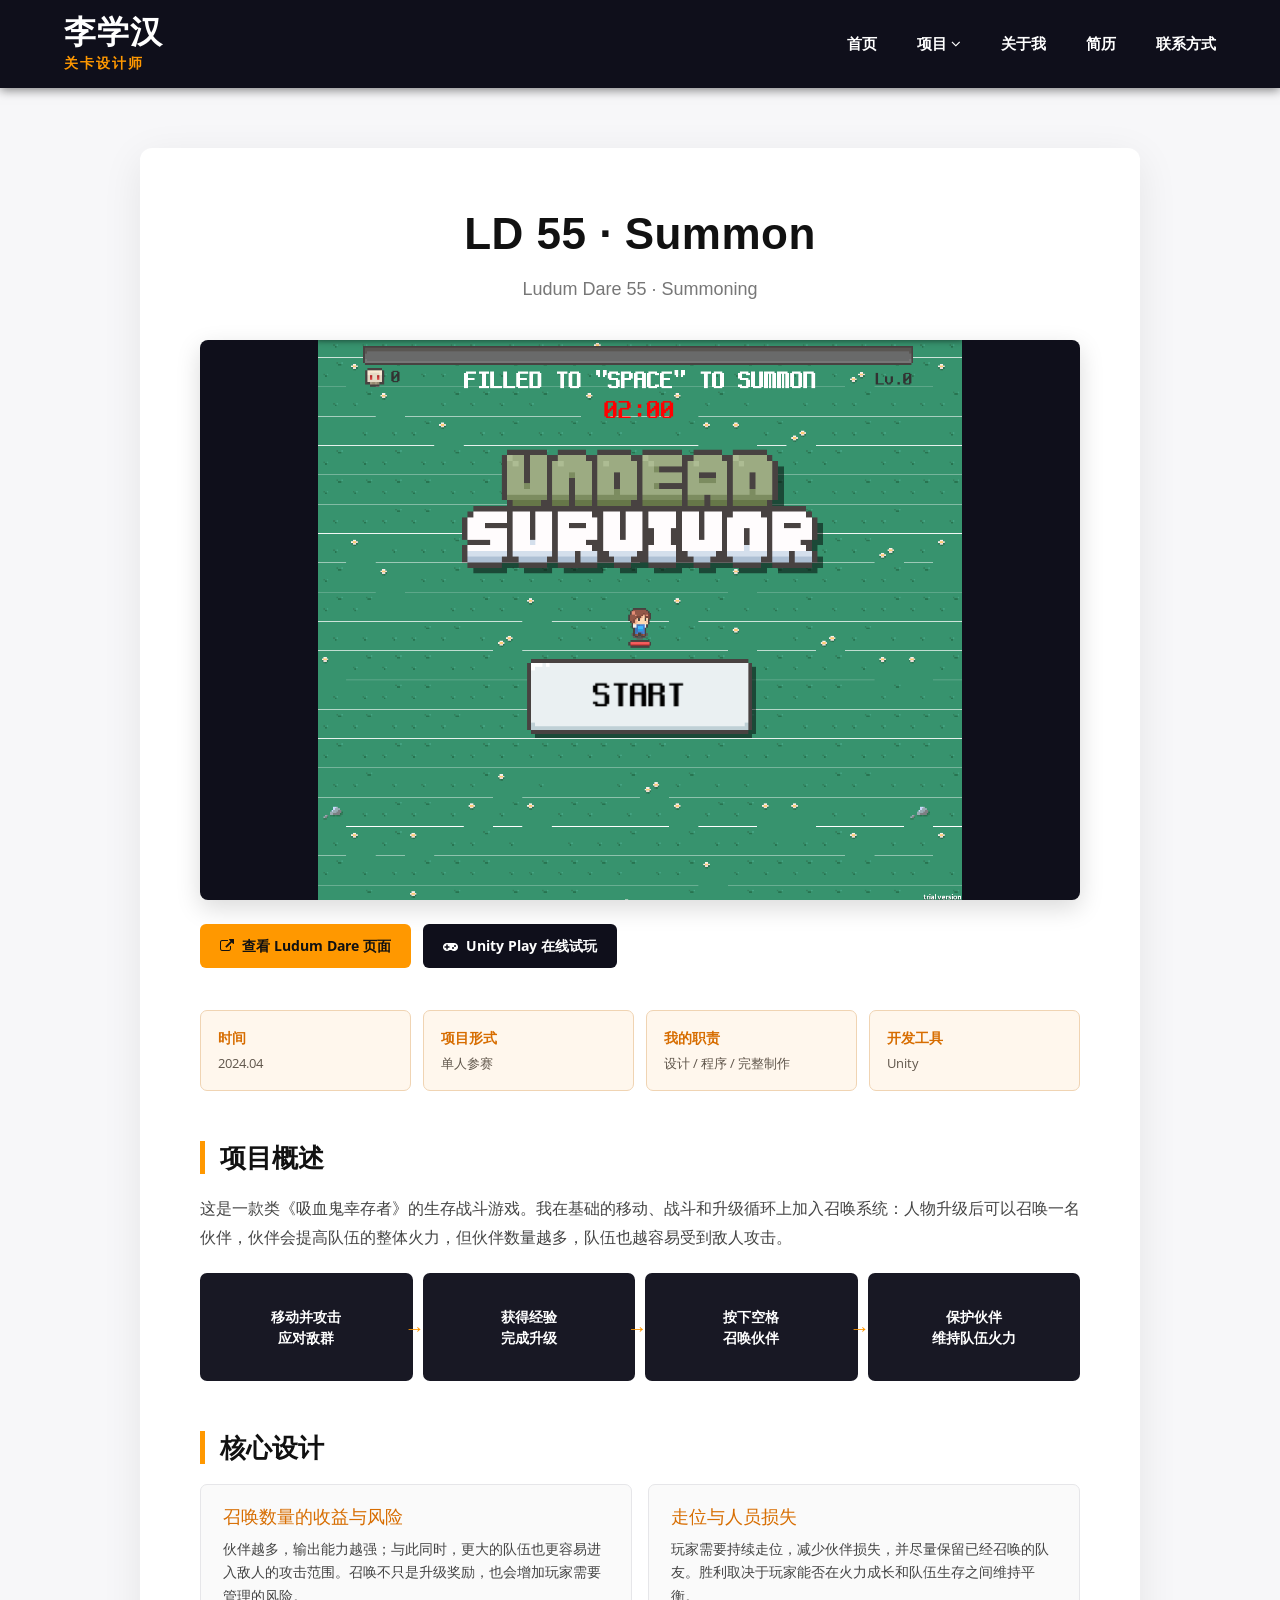
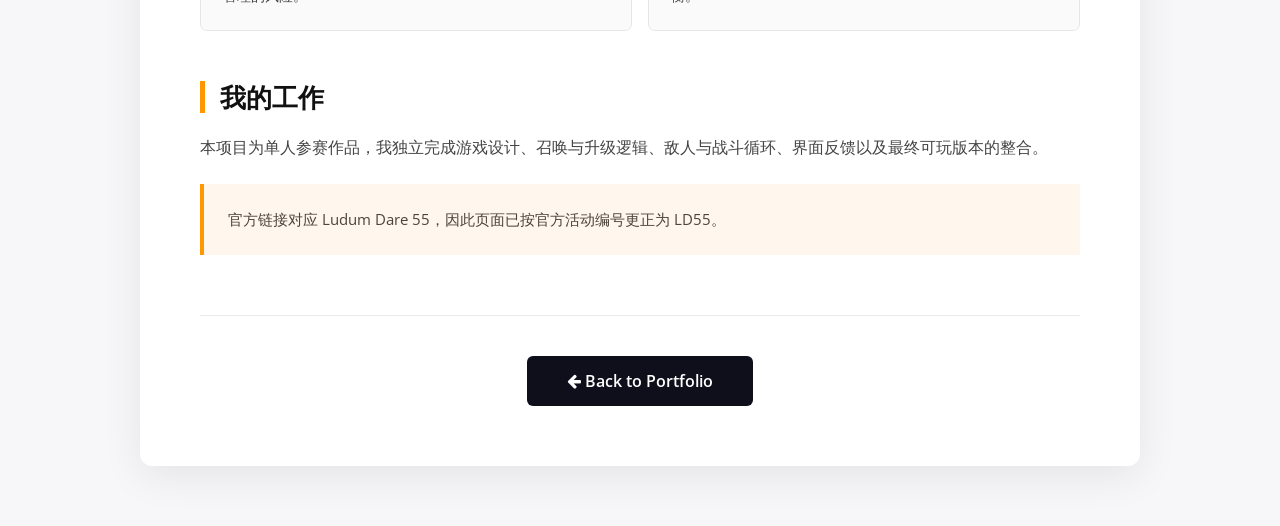
<file: project11.html>
<!DOCTYPE html>
<html lang="zh-CN">
<head>
	<title>LD 55 · Summon | 李学汉</title>
	<meta name="viewport" content="width=device-width, initial-scale=1">
	<meta http-equiv="Content-Type" content="text/html; charset=utf-8">
	<link href="css/bootstrap.css" rel="stylesheet" type="text/css" media="all">
	<link href="css/font-awesome.css" rel="stylesheet">
	<link href="https://fonts.googleapis.com/css?family=Jura:300,400,500,600" rel="stylesheet">
	<link href="https://fonts.googleapis.com/css?family=Open+Sans:400,600,700,800" rel="stylesheet">
	<link href="css/project-detail.css" rel="stylesheet">
	<link href="css/portfolio-improvements.css" rel="stylesheet">
</head>
<body>
	<header class="my-clean-header">
		<div class="my-clean-logo">
			<a href="index.html" title="李学汉 - 关卡设计作品集">李学汉</a>
			<span class="job-title">关卡设计师</span>
		</div>
		<ul class="my-clean-nav">
			<li><a href="index.html">首页</a></li>
			<li class="dropdown">
				<a href="index.html#work" class="dropbtn">项目 <i class="fa fa-angle-down"></i></a>
				<div class="dropdown-content">
					<div class="dropdown-category-title">个人项目</div>
					<a href="project1.html">收容失效（星空）</a>
					<a href="project3.html">无效处方（星空）</a>
					<a href="project4.html">逃出电厂（半衰期 2）</a>
					<a href="project2.html">冷锋（多人竞技射击地图）</a>
					<div class="dropdown-category-title">团队项目</div>
					<a href="project7.html">花瓣宇航员（Petalnaut）</a>
					<a href="project8.html">仓鼠球竞速（Hamsterballin'）</a>
					<a href="project9.html">未公开项目</a>
					<div class="dropdown-category-title">Game Jam</div>
					<a href="project10.html">GGJ 2024：Health Not High</a>
					<a href="project11.html">LD 55：Summon</a>
					<a href="project12.html">GMTK 2024：Terrarium</a>
				</div>
			</li>
			<li><a href="index.html#about">关于我</a></li>
			<li><a class="resume-nav-link" href="resume.html">简历</a></li>
			<li><a href="index.html#contact">联系方式</a></li>
		</ul>
	</header>

	<main class="project-detail-container">
		<div class="project-header">
			<h1>LD 55 · Summon</h1>
			<p class="subtitle">Ludum Dare 55 · Summoning</p>
		</div>

		<img class="hero-image hero-contain" src="images/project11/ld55-index-cover.png" alt="Ludum Dare 55 Summon 游戏标题画面">
		<div class="project-links">
			<a class="external-btn" href="https://ldjam.com/events/ludum-dare/55/press-space-to-summon-when-level-up" target="_blank" rel="noopener noreferrer"><i class="fa fa-external-link"></i> 查看 Ludum Dare 页面</a>
			<a class="external-btn secondary" href="https://play.unity.com/en/games/500b32ab-beb2-4504-bfc9-cdf4bffb0b8d/ludum-dare-55-theme-summon" target="_blank" rel="noopener noreferrer"><i class="fa fa-gamepad"></i> Unity Play 在线试玩</a>
		</div>

		<div class="fact-grid">
			<div class="fact-card"><strong>时间</strong><span>2024.04</span></div>
			<div class="fact-card"><strong>项目形式</strong><span>单人参赛</span></div>
			<div class="fact-card"><strong>我的职责</strong><span>设计 / 程序 / 完整制作</span></div>
			<div class="fact-card"><strong>开发工具</strong><span>Unity</span></div>
		</div>

		<section class="content-section">
			<h2>项目概述</h2>
			<p>这是一款类《吸血鬼幸存者》的生存战斗游戏。我在基础的移动、战斗和升级循环上加入召唤系统：人物升级后可以召唤一名伙伴，伙伴会提高队伍的整体火力，但伙伴数量越多，队伍也越容易受到敌人攻击。</p>
			<div class="core-loop">
				<div class="flow-step">移动并攻击<br>应对敌群</div>
				<div class="flow-step">获得经验<br>完成升级</div>
				<div class="flow-step">按下空格<br>召唤伙伴</div>
				<div class="flow-step">保护伙伴<br>维持队伍火力</div>
			</div>
		</section>

		<section class="content-section">
			<h2>核心设计</h2>
			<div class="analysis-grid">
				<div class="analysis-card">
					<h3>召唤数量的收益与风险</h3>
					<p>伙伴越多，输出能力越强；与此同时，更大的队伍也更容易进入敌人的攻击范围。召唤不只是升级奖励，也会增加玩家需要管理的风险。</p>
				</div>
				<div class="analysis-card">
					<h3>走位与人员损失</h3>
					<p>玩家需要持续走位，减少伙伴损失，并尽量保留已经召唤的队友。胜利取决于玩家能否在火力成长和队伍生存之间维持平衡。</p>
				</div>
			</div>
		</section>

		<section class="content-section">
			<h2>我的工作</h2>
			<p>本项目为单人参赛作品，我独立完成游戏设计、召唤与升级逻辑、敌人与战斗循环、界面反馈以及最终可玩版本的整合。</p>
			<div class="role-highlight">官方链接对应 Ludum Dare 55，因此页面已按官方活动编号更正为 LD55。</div>
		</section>

		<div class="back-btn-container">
			<a href="index.html#work" class="back-btn"><i class="fa fa-arrow-left"></i> Back to Portfolio</a>
		</div>
	</main>
</body>
</html>
</file>
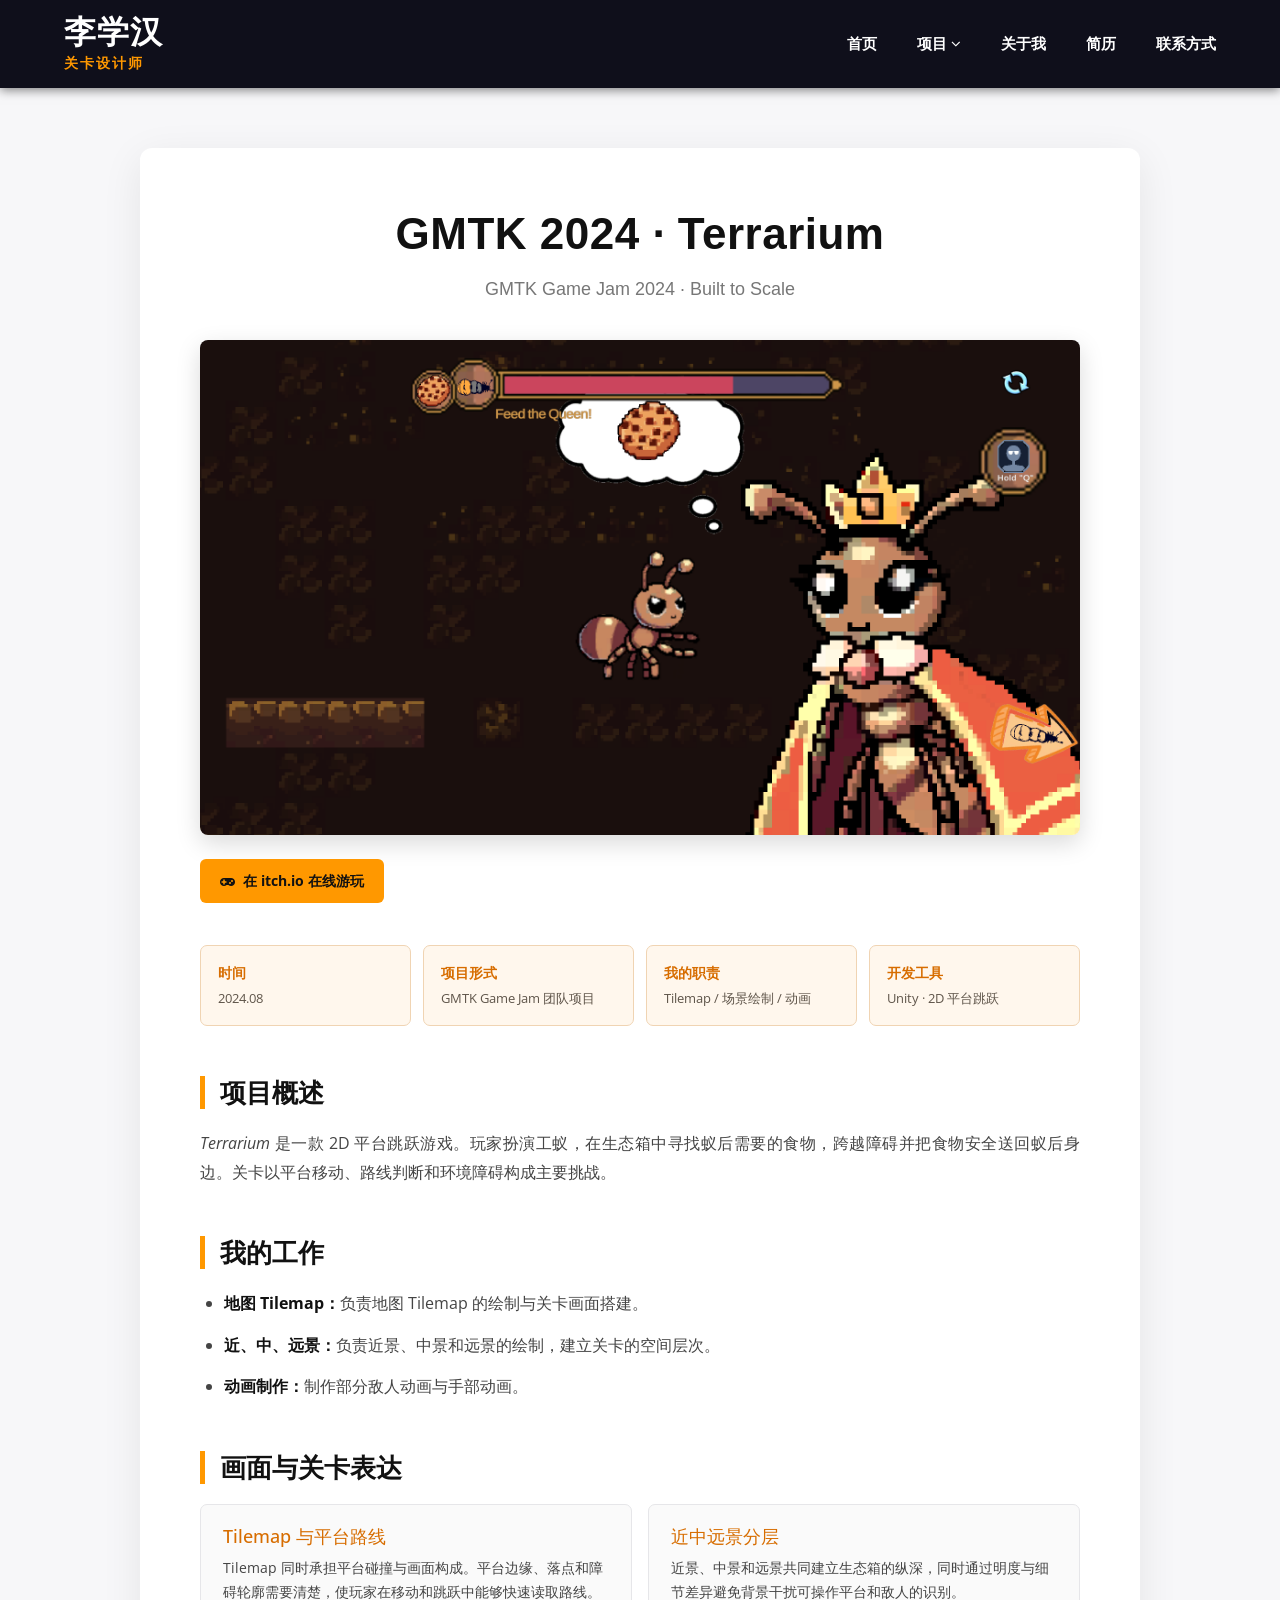
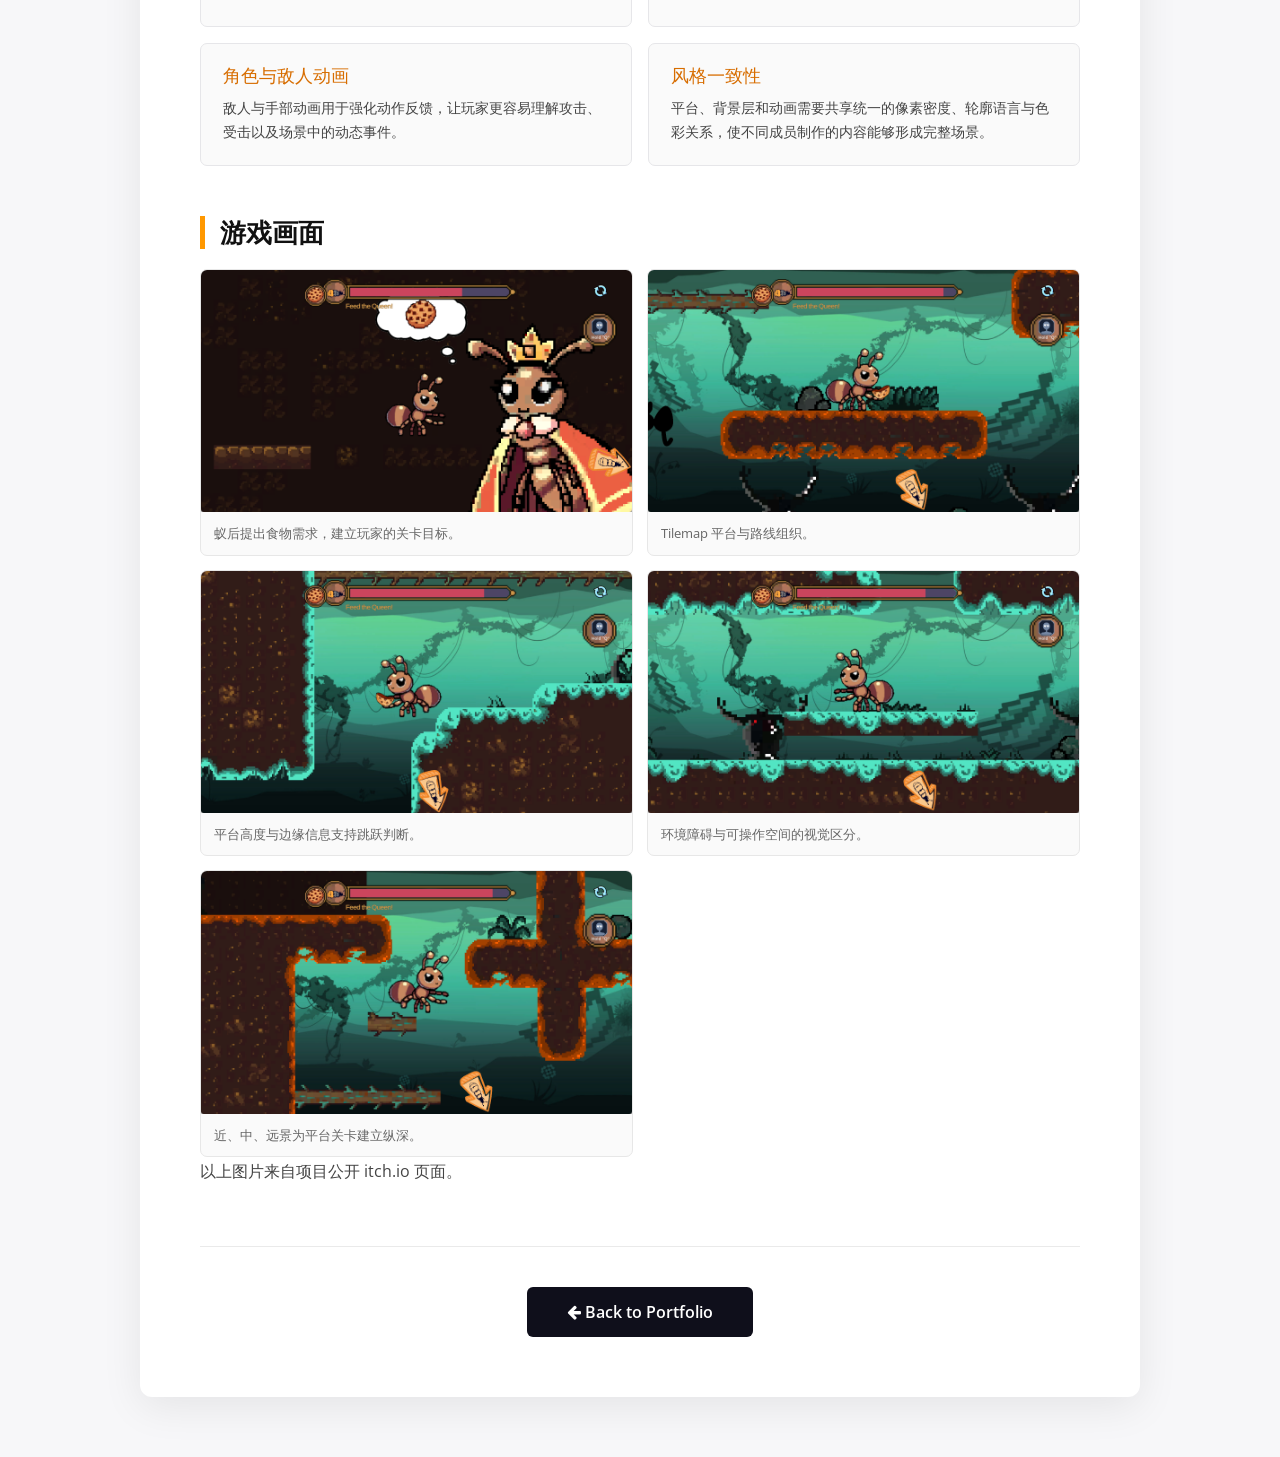
<file: project12.html>
<!DOCTYPE html>
<html lang="zh-CN">
<head>
	<title>GMTK 2024 · Terrarium | 李学汉</title>
	<meta name="viewport" content="width=device-width, initial-scale=1">
	<meta http-equiv="Content-Type" content="text/html; charset=utf-8">
	<link href="css/bootstrap.css" rel="stylesheet" type="text/css" media="all">
	<link href="css/font-awesome.css" rel="stylesheet">
	<link href="https://fonts.googleapis.com/css?family=Jura:300,400,500,600" rel="stylesheet">
	<link href="https://fonts.googleapis.com/css?family=Open+Sans:400,600,700,800" rel="stylesheet">
	<link href="css/project-detail.css" rel="stylesheet">
	<link href="css/portfolio-improvements.css" rel="stylesheet">
</head>
<body>
	<header class="my-clean-header">
		<div class="my-clean-logo">
			<a href="index.html" title="李学汉 - 关卡设计作品集">李学汉</a>
			<span class="job-title">关卡设计师</span>
		</div>
		<ul class="my-clean-nav">
			<li><a href="index.html">首页</a></li>
			<li class="dropdown">
				<a href="index.html#work" class="dropbtn">项目 <i class="fa fa-angle-down"></i></a>
				<div class="dropdown-content">
					<div class="dropdown-category-title">个人项目</div>
					<a href="project1.html">收容失效（星空）</a>
					<a href="project3.html">无效处方（星空）</a>
					<a href="project4.html">逃出电厂（半衰期 2）</a>
					<a href="project2.html">冷锋（多人竞技射击地图）</a>
					<div class="dropdown-category-title">团队项目</div>
					<a href="project7.html">花瓣宇航员（Petalnaut）</a>
					<a href="project8.html">仓鼠球竞速（Hamsterballin'）</a>
					<a href="project9.html">未公开项目</a>
					<div class="dropdown-category-title">Game Jam</div>
					<a href="project10.html">GGJ 2024：Health Not High</a>
					<a href="project11.html">LD 55：Summon</a>
					<a href="project12.html">GMTK 2024：Terrarium</a>
				</div>
			</li>
			<li><a href="index.html#about">关于我</a></li>
			<li><a class="resume-nav-link" href="resume.html">简历</a></li>
			<li><a href="index.html#contact">联系方式</a></li>
		</ul>
	</header>

	<main class="project-detail-container">
		<div class="project-header">
			<h1>GMTK 2024 · Terrarium</h1>
			<p class="subtitle">GMTK Game Jam 2024 · Built to Scale</p>
		</div>

		<img class="hero-image" src="images/project12/terrarium-01.png" alt="Terrarium 蚂蚁与蚁后游戏画面">
		<div class="project-links">
			<a class="external-btn" href="https://how-low-hello.itch.io/terrarium" target="_blank" rel="noopener noreferrer"><i class="fa fa-gamepad"></i> 在 itch.io 在线游玩</a>
		</div>

		<div class="fact-grid">
			<div class="fact-card"><strong>时间</strong><span>2024.08</span></div>
			<div class="fact-card"><strong>项目形式</strong><span>GMTK Game Jam 团队项目</span></div>
			<div class="fact-card"><strong>我的职责</strong><span>Tilemap / 场景绘制 / 动画</span></div>
			<div class="fact-card"><strong>开发工具</strong><span>Unity · 2D 平台跳跃</span></div>
		</div>

		<section class="content-section">
			<h2>项目概述</h2>
			<p><em>Terrarium</em> 是一款 2D 平台跳跃游戏。玩家扮演工蚁，在生态箱中寻找蚁后需要的食物，跨越障碍并把食物安全送回蚁后身边。关卡以平台移动、路线判断和环境障碍构成主要挑战。</p>
		</section>

		<section class="content-section">
			<h2>我的工作</h2>
			<ul class="contribution-list">
				<li><strong>地图 Tilemap：</strong>负责地图 Tilemap 的绘制与关卡画面搭建。</li>
				<li><strong>近、中、远景：</strong>负责近景、中景和远景的绘制，建立关卡的空间层次。</li>
				<li><strong>动画制作：</strong>制作部分敌人动画与手部动画。</li>
			</ul>
		</section>

		<section class="content-section">
			<h2>画面与关卡表达</h2>
			<div class="analysis-grid">
				<div class="analysis-card">
					<h3>Tilemap 与平台路线</h3>
					<p>Tilemap 同时承担平台碰撞与画面构成。平台边缘、落点和障碍轮廓需要清楚，使玩家在移动和跳跃中能够快速读取路线。</p>
				</div>
				<div class="analysis-card">
					<h3>近中远景分层</h3>
					<p>近景、中景和远景共同建立生态箱的纵深，同时通过明度与细节差异避免背景干扰可操作平台和敌人的识别。</p>
				</div>
				<div class="analysis-card">
					<h3>角色与敌人动画</h3>
					<p>敌人与手部动画用于强化动作反馈，让玩家更容易理解攻击、受击以及场景中的动态事件。</p>
				</div>
				<div class="analysis-card">
					<h3>风格一致性</h3>
					<p>平台、背景层和动画需要共享统一的像素密度、轮廓语言与色彩关系，使不同成员制作的内容能够形成完整场景。</p>
				</div>
			</div>
		</section>

		<section class="content-section">
			<h2>游戏画面</h2>
			<div class="media-grid">
				<figure class="media-card"><a href="images/project12/terrarium-01.png" target="_blank"><img src="images/project12/terrarium-01.png" alt="工蚁与蚁后"></a><figcaption>蚁后提出食物需求，建立玩家的关卡目标。</figcaption></figure>
				<figure class="media-card"><a href="images/project12/terrarium-02.png" target="_blank"><img loading="lazy" src="images/project12/terrarium-02.png" alt="Terrarium 平台路线"></a><figcaption>Tilemap 平台与路线组织。</figcaption></figure>
				<figure class="media-card"><a href="images/project12/terrarium-03.png" target="_blank"><img loading="lazy" src="images/project12/terrarium-03.png" alt="Terrarium 跳跃画面"></a><figcaption>平台高度与边缘信息支持跳跃判断。</figcaption></figure>
				<figure class="media-card"><a href="images/project12/terrarium-04.png" target="_blank"><img loading="lazy" src="images/project12/terrarium-04.png" alt="Terrarium 环境障碍"></a><figcaption>环境障碍与可操作空间的视觉区分。</figcaption></figure>
				<figure class="media-card"><a href="images/project12/terrarium-05.png" target="_blank"><img loading="lazy" src="images/project12/terrarium-05.png" alt="Terrarium 多层平台"></a><figcaption>近、中、远景为平台关卡建立纵深。</figcaption></figure>
			</div>
			<p class="source-note">以上图片来自项目公开 itch.io 页面。</p>
		</section>

		<div class="back-btn-container">
			<a href="index.html#work" class="back-btn"><i class="fa fa-arrow-left"></i> Back to Portfolio</a>
		</div>
	</main>
</body>
</html>
</file>
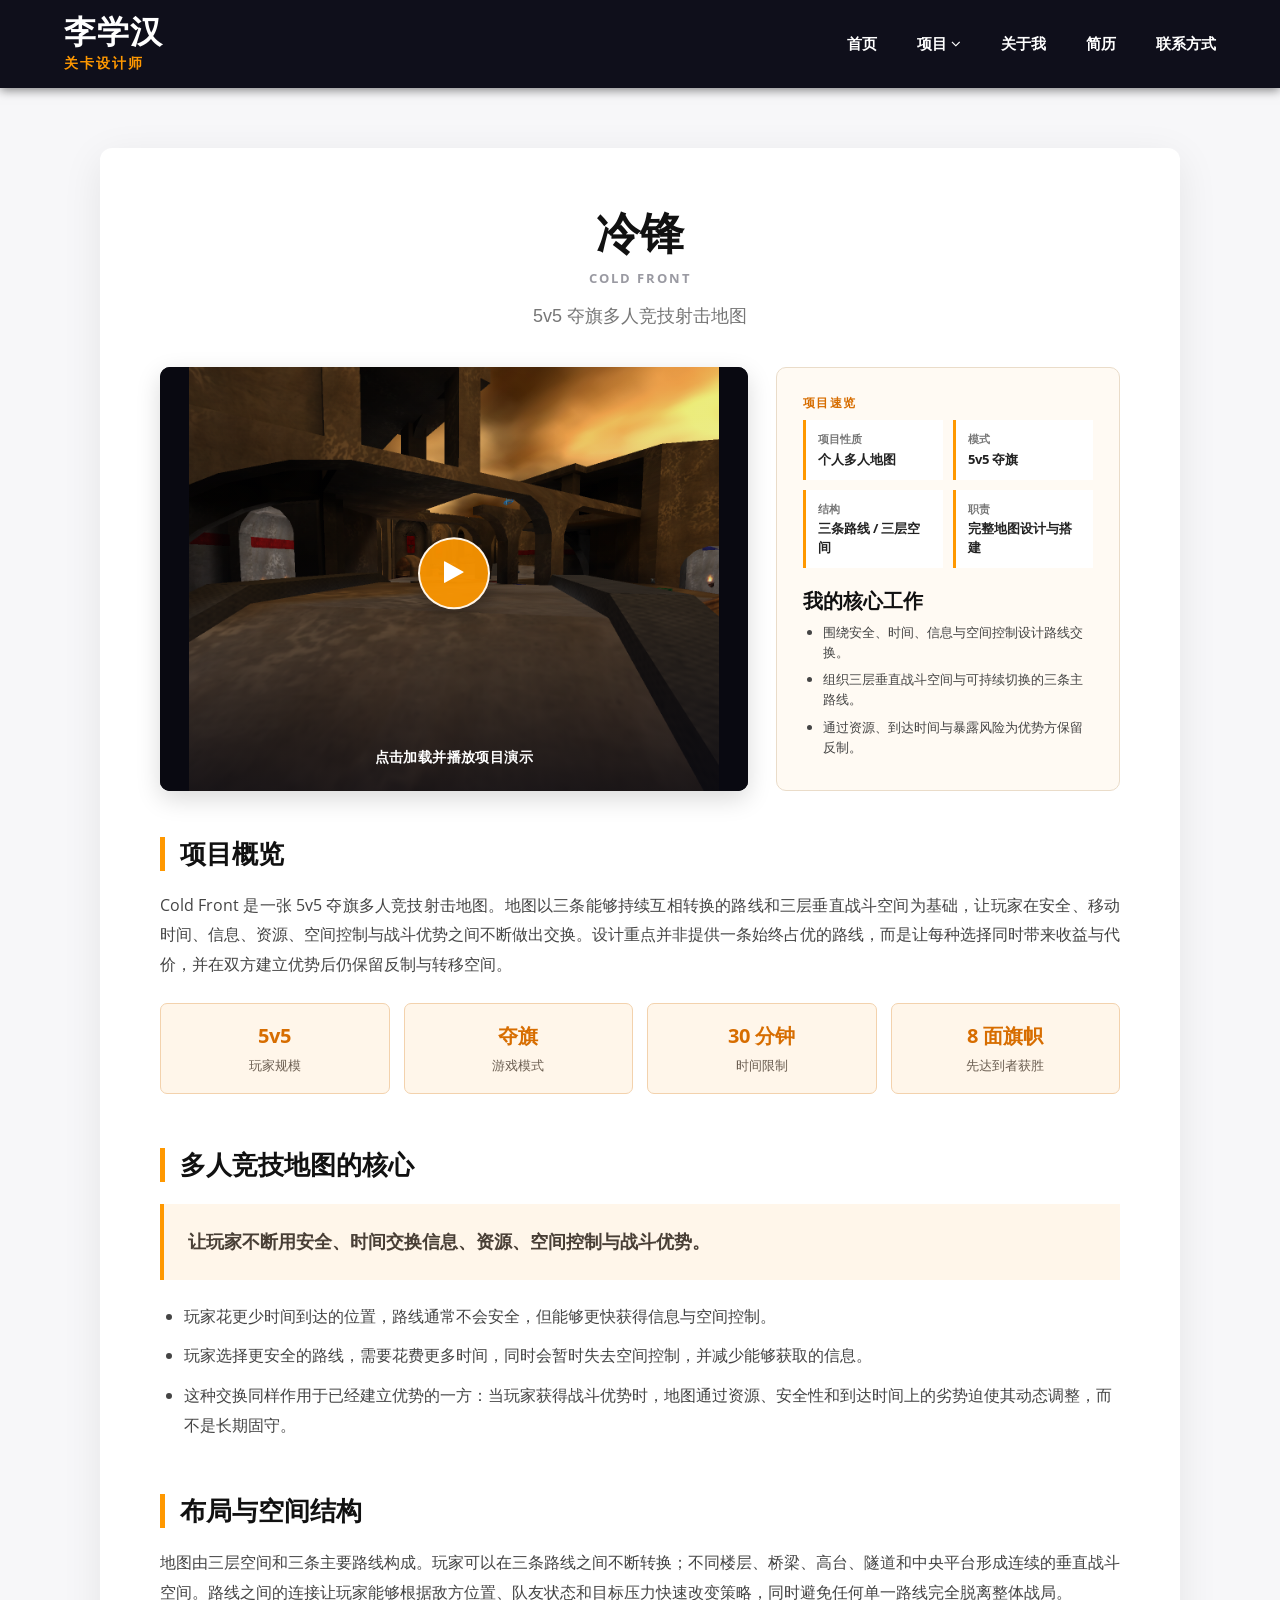
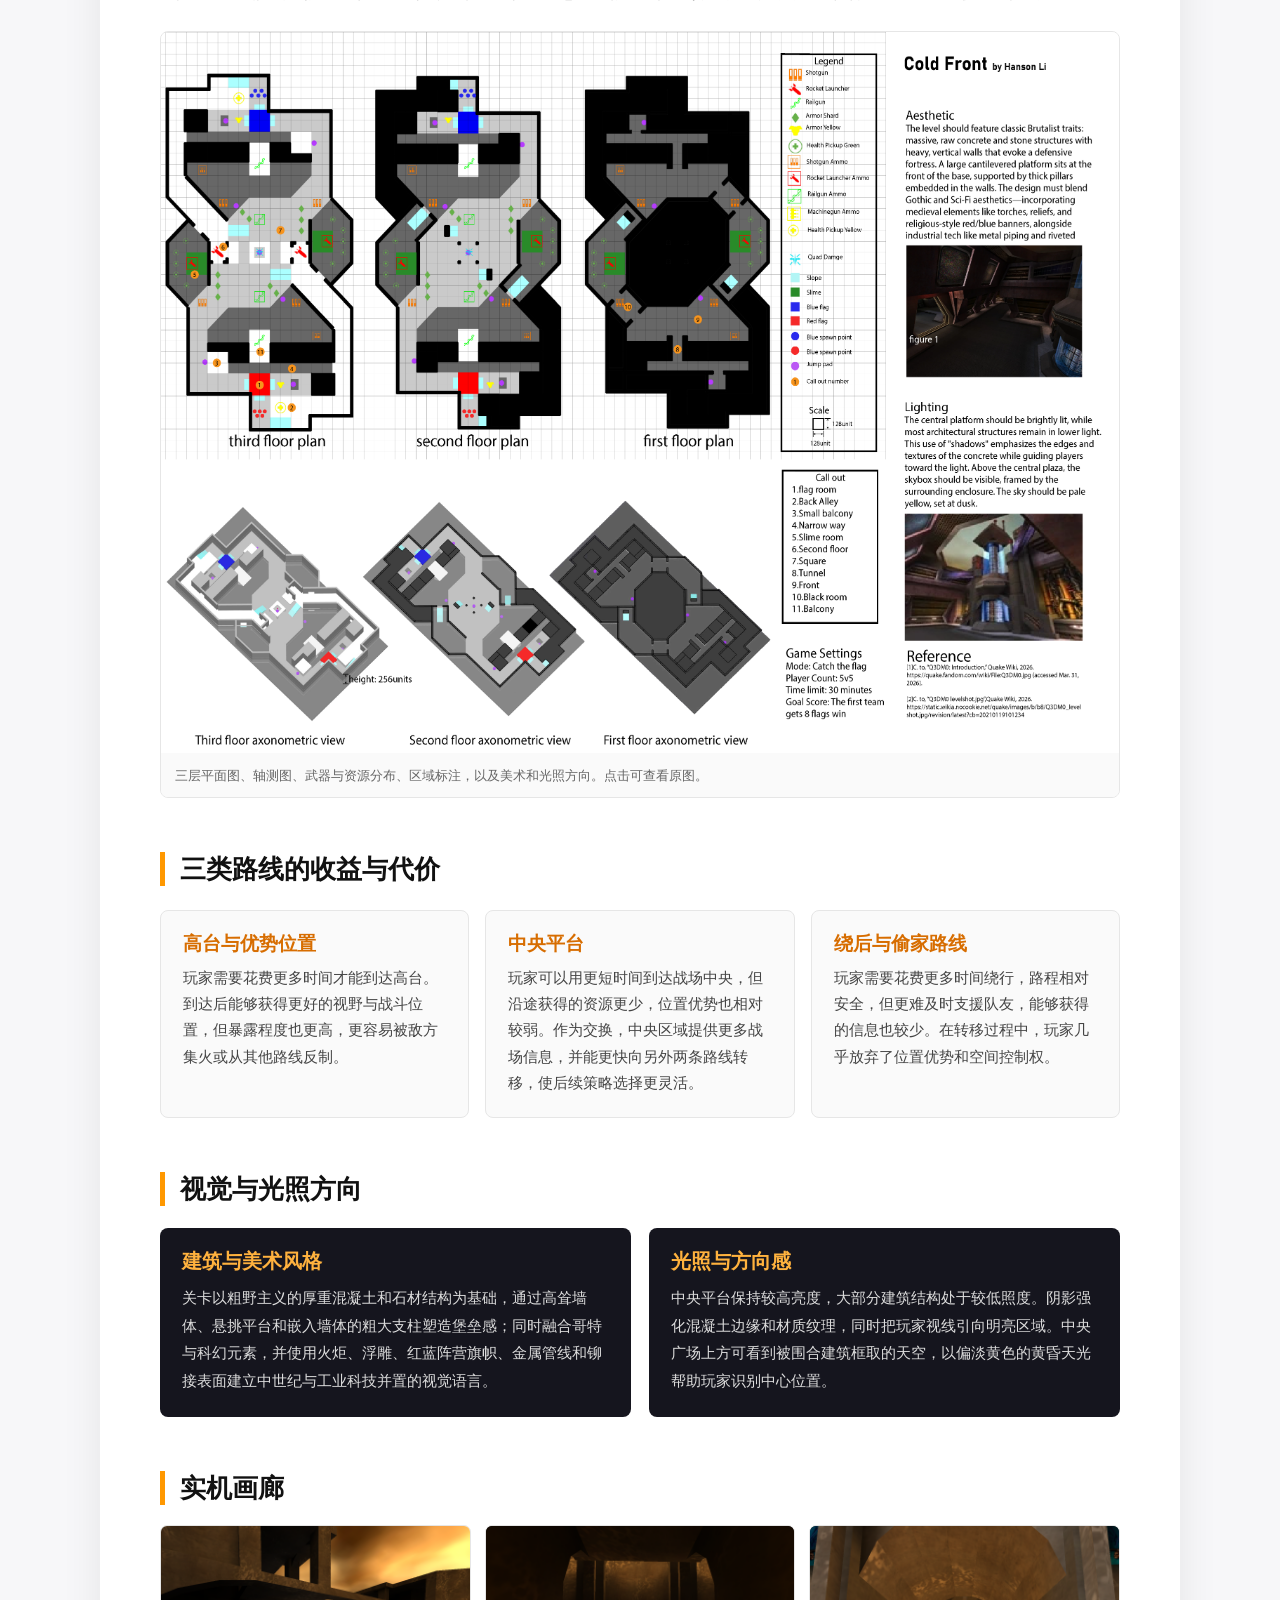
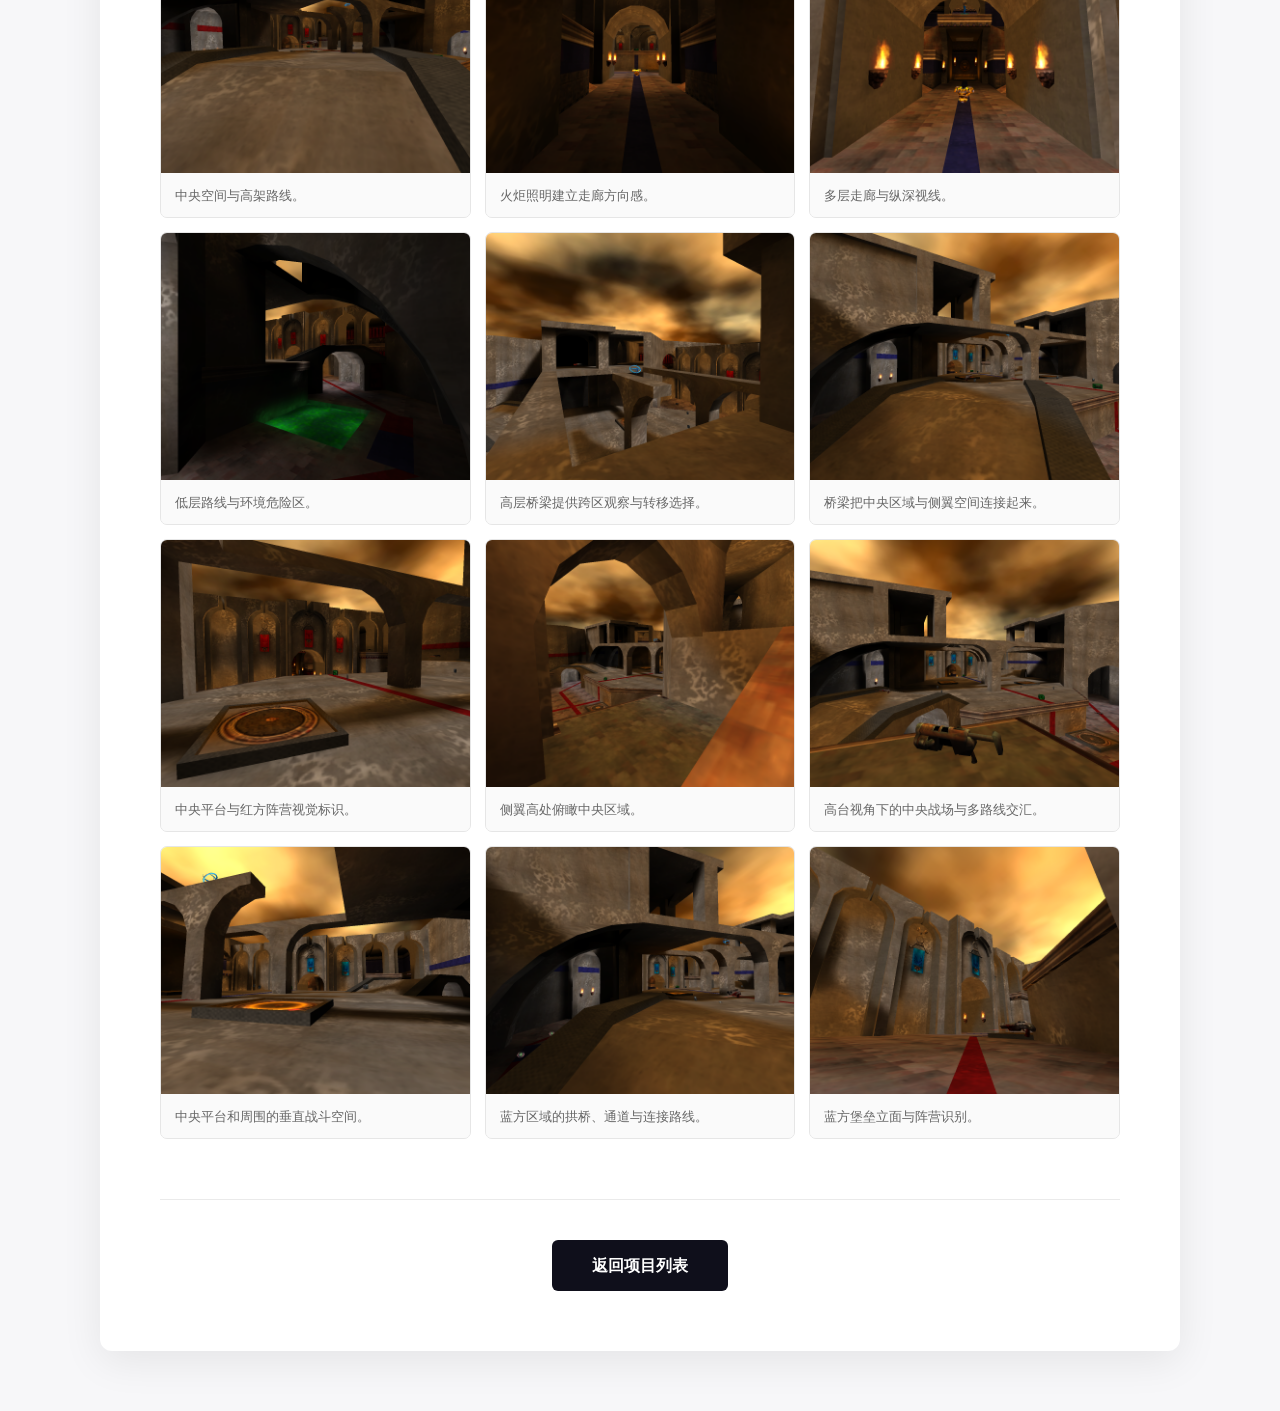
<file: project2.html>
<!DOCTYPE html>
<html lang="zh-CN">
<head>
	<title>冷锋 | 李学汉</title>
	<meta name="viewport" content="width=device-width, initial-scale=1">
	<meta http-equiv="Content-Type" content="text/html; charset=utf-8">
	<meta name="description" content="Cold Front：5v5 夺旗多人竞技射击地图关卡设计。">
	<link href="css/bootstrap.css" rel="stylesheet" type="text/css" media="all">
	<link href="css/font-awesome.css" rel="stylesheet">
	<link href="https://fonts.googleapis.com/css?family=Jura:300,400,500,600,700" rel="stylesheet">
	<link href="https://fonts.googleapis.com/css?family=Open+Sans:400,600,700,800" rel="stylesheet">
	<style>
		body { margin:0; padding:0; font-family:'Open Sans','Microsoft YaHei','PingFang SC',sans-serif; background:#f7f7f9; color:#333; }
		.my-clean-header { display:flex; justify-content:space-between; align-items:center; background:#0f0f1b; padding:15px 5%; position:sticky; top:0; z-index:99999; box-shadow:0 2px 10px rgba(0,0,0,.5); width:100%; box-sizing:border-box; }
		.my-clean-logo { display:flex; flex-direction:column; }
		.my-clean-logo a { color:#fff; text-decoration:none; font-size:32px; font-weight:bold; letter-spacing:1px; line-height:1; }
		.my-clean-logo a:hover, .my-clean-nav a:hover { color:#ff9800; text-decoration:none; }
		.job-title { color:#ff9800; font-size:14px; font-weight:600; letter-spacing:2px; margin-top:6px; text-transform:uppercase; }
		.my-clean-nav { display:flex; list-style:none; margin:0; padding:0; align-items:center; flex-wrap:wrap; }
		.my-clean-nav li { margin-left:40px; position:relative; }
		.my-clean-nav a { color:#fff; text-decoration:none; font-size:15px; font-weight:600; text-transform:uppercase; display:block; padding:15px 0; }
		.dropdown-content { display:none; position:absolute; background:#1a1a24; min-width:270px; box-shadow:0 8px 16px rgba(0,0,0,.5); z-index:1; top:100%; left:0; border-radius:4px; padding:10px 0; }
		.dropdown:hover .dropdown-content, .dropdown:focus-within .dropdown-content { display:block; }
		.dropdown-content a { color:#fff; padding:10px 20px; font-size:13px; text-transform:none; font-weight:400; border-left:3px solid transparent; }
		.dropdown-content a:hover { background:#2a2a3d; color:#ff9800; border-left-color:#ff9800; }
		.dropdown-category-title { padding:10px 20px 5px; color:#777; font-size:11px; text-transform:uppercase; letter-spacing:1px; font-weight:bold; border-bottom:1px solid #333; margin:5px 0; }

		.project-detail-container { max-width:1080px; margin:60px auto; padding:60px; background:#fff; box-shadow:0 10px 40px rgba(0,0,0,.08); border-radius:12px; box-sizing:border-box; }
		.project-header { text-align:center; margin-bottom:36px; }
		.project-header h1 { font-family:'Jura',sans-serif; font-size:48px; font-weight:700; margin:0 0 12px; color:#111; letter-spacing:1px; text-transform:uppercase; }
		.project-header .subtitle { font-size:18px; color:#777; margin:0; font-weight:500; }
		.video-wrapper { position:relative; padding-bottom:56.25%; height:0; overflow:hidden; border-radius:8px; background:#000; margin-bottom:50px; box-shadow:0 8px 25px rgba(0,0,0,.15); }
		.video-wrapper iframe { position:absolute; top:0; left:0; width:100%; height:100%; border:0; }
		.content-section { margin-bottom:54px; }
		.content-section h2 { font-size:26px; font-weight:bold; color:#111; margin:0 0 20px; padding-left:15px; border-left:5px solid #ff9800; line-height:1.3; }
		.content-section h3 { font-size:20px; font-weight:700; color:#222; margin:30px 0 12px; }
		.content-section p, .content-section li { font-size:16px; line-height:1.85; color:#444; }
		.content-section p { margin:0 0 15px; text-align:justify; }
		.fact-grid { display:grid; grid-template-columns:repeat(4,minmax(0,1fr)); gap:14px; margin-top:24px; }
		.fact { background:#fff6ea; border:1px solid #f3d2ad; border-radius:7px; padding:18px 15px; text-align:center; }
		.fact strong { display:block; color:#d76d00; font-size:20px; margin-bottom:4px; }
		.fact span { font-size:13px; color:#6a5d50; line-height:1.5; }
		.principle { padding:22px 24px; margin:22px 0; border-left:4px solid #ff9800; background:#fff6ea; color:#493f36; font-size:18px; font-weight:700; line-height:1.75; }
		.logic-list { margin:0; padding-left:24px; }
		.logic-list li { margin-bottom:10px; }
		.tradeoff-grid { display:grid; grid-template-columns:repeat(3,minmax(0,1fr)); gap:16px; margin-top:24px; }
		.tradeoff-card { padding:22px; border:1px solid #e6e6e6; border-radius:8px; background:#fafafa; }
		.tradeoff-card h3 { margin:0 0 10px; color:#d76d00; font-size:19px; }
		.tradeoff-card p { margin:0; text-align:left; font-size:15px; line-height:1.75; }
		.design-board { margin:24px 0 0; border:1px solid #e6e6e6; border-radius:8px; overflow:hidden; background:#fff; }
		.design-board a { display:block; }
		.design-board img { width:100%; height:auto; display:block; }
		.design-board figcaption, .gallery-card figcaption { padding:12px 14px; font-size:13px; line-height:1.55; color:#666; background:#fafafa; }
		.visual-grid { display:grid; grid-template-columns:repeat(2,minmax(0,1fr)); gap:18px; margin-top:22px; }
		.visual-card { padding:22px; border-radius:8px; background:#15151e; color:#eee; }
		.visual-card h3 { color:#ffb23e; margin:0 0 12px; }
		.visual-card p { color:#ddd; text-align:left; margin:0; font-size:15px; }
		.gallery-grid { display:grid; grid-template-columns:repeat(3,minmax(0,1fr)); gap:14px; }
		.gallery-card { margin:0; border:1px solid #e6e6e6; border-radius:7px; overflow:hidden; background:#fafafa; }
		.gallery-card a { display:block; overflow:hidden; background:#111; }
		.gallery-card img { width:100%; aspect-ratio:5/4; object-fit:cover; display:block; transition:transform .3s ease, filter .3s ease; }
		.gallery-card a:hover img { transform:scale(1.035); filter:brightness(1.06); }
		.back-btn-container { text-align:center; margin-top:60px; border-top:1px solid #eaeaea; padding-top:40px; }
		.back-btn { background:#0f0f1b; color:#fff; padding:14px 40px; font-size:16px; font-weight:600; text-decoration:none; border-radius:6px; display:inline-block; }
		.back-btn:hover { background:#ff9800; color:#fff; text-decoration:none; }
		@media (max-width:900px) { .fact-grid { grid-template-columns:repeat(2,minmax(0,1fr)); } .tradeoff-grid { grid-template-columns:1fr; } }
		@media (max-width:768px) {
			.my-clean-header { flex-direction:column; padding:15px; position:relative; }
			.my-clean-logo { align-items:center; }
			.my-clean-nav { margin-top:15px; width:100%; justify-content:center; }
			.my-clean-nav li { margin:5px 10px; }
			.dropdown-content { position:absolute; left:50%; transform:translateX(-50%); }
			.project-detail-container { padding:30px 20px; margin:20px 10px; }
			.project-header h1 { font-size:36px; }
			.visual-grid, .gallery-grid { grid-template-columns:repeat(2,minmax(0,1fr)); }
		}
		@media (max-width:540px) { .fact-grid, .visual-grid, .gallery-grid { grid-template-columns:1fr; } }
	</style>
	<link href="css/portfolio-improvements.css" rel="stylesheet">
</head>
<body>
	<header class="my-clean-header">
		<div class="my-clean-logo">
			<a href="index.html" title="李学汉 - 关卡设计作品集">李学汉</a>
			<span class="job-title">关卡设计师</span>
		</div>
		<ul class="my-clean-nav">
			<li><a href="index.html">首页</a></li>
			<li class="dropdown">
				<a href="index.html#work" class="dropbtn">项目 <i class="fa fa-angle-down"></i></a>
				<div class="dropdown-content">
					<div class="dropdown-category-title">个人项目</div>
					<a href="project1.html">收容失效（星空）</a>
					<a href="project3.html">无效处方（星空）</a>
					<a href="project4.html">逃出电厂（半衰期 2）</a>
					<a href="project2.html">冷锋（多人竞技射击地图）</a>
					<div class="dropdown-category-title">团队项目</div>
					<a href="project7.html">花瓣宇航员（Petalnaut）</a>
					<a href="project8.html">仓鼠球竞速（Hamsterballin'）</a>
					<a href="project9.html">未公开项目</a>
					<div class="dropdown-category-title">Game Jam</div>
					<a href="project10.html">GGJ 2024：Health Not High</a>
					<a href="project11.html">LD 55：Summon</a>
					<a href="project12.html">GMTK 2024：Terrarium</a>
				</div>
			</li>
			<li><a href="index.html#about">关于我</a></li>
			<li><a class="resume-nav-link" href="resume.html">简历</a></li>
			<li><a href="index.html#contact">联系方式</a></li>
		</ul>
	</header>

	<main class="project-detail-container video-project-detail">
		<div class="project-header">
			<h1>冷锋</h1>
			<p class="project-title-en">Cold Front</p>
			<p class="subtitle">5v5 夺旗多人竞技射击地图</p>
		</div>

		<section class="project-scan-summary" aria-label="项目速览">
			<div class="project-scan-media">
				<div class="video-wrapper click-video" data-video-src="https://player.bilibili.com/player.html?isOutside=true&amp;aid=116951036860031&amp;bvid=BV138KU6zE7h&amp;cid=40124221336&amp;p=1" data-video-title="Cold Front 多人竞技射击地图演示">
					<button class="video-poster" type="button" aria-label="点击加载并播放 Cold Front 项目演示">
						<img src="images/project2/shot0016.png" alt="Cold Front 项目演示封面">
						<span class="video-play-button"><i class="fa fa-play" aria-hidden="true"></i></span>
						<span class="video-poster-label">点击加载并播放项目演示</span>
					</button>
				</div>
			</div>
			<div class="project-scan-panel">
				<p class="scan-eyebrow">项目速览</p>
				<div class="scan-facts">
					<div class="scan-fact"><strong>项目性质</strong><span>个人多人地图</span></div>
					<div class="scan-fact"><strong>模式</strong><span>5v5 夺旗</span></div>
					<div class="scan-fact"><strong>结构</strong><span>三条路线 / 三层空间</span></div>
					<div class="scan-fact"><strong>职责</strong><span>完整地图设计与搭建</span></div>
				</div>
				<h2>我的核心工作</h2>
				<ul class="scan-contributions">
					<li>围绕安全、时间、信息与空间控制设计路线交换。</li>
					<li>组织三层垂直战斗空间与可持续切换的三条主路线。</li>
					<li>通过资源、到达时间与暴露风险为优势方保留反制。</li>
				</ul>
			</div>
		</section>

		<section class="content-section">
			<h2>项目概览</h2>
			<p>Cold Front 是一张 5v5 夺旗多人竞技射击地图。地图以三条能够持续互相转换的路线和三层垂直战斗空间为基础，让玩家在安全、移动时间、信息、资源、空间控制与战斗优势之间不断做出交换。设计重点并非提供一条始终占优的路线，而是让每种选择同时带来收益与代价，并在双方建立优势后仍保留反制与转移空间。</p>
			<div class="fact-grid">
				<div class="fact"><strong>5v5</strong><span>玩家规模</span></div>
				<div class="fact"><strong>夺旗</strong><span>游戏模式</span></div>
				<div class="fact"><strong>30 分钟</strong><span>时间限制</span></div>
				<div class="fact"><strong>8 面旗帜</strong><span>先达到者获胜</span></div>
			</div>
		</section>

		<section class="content-section">
			<h2>多人竞技地图的核心</h2>
			<div class="principle">让玩家不断用安全、时间交换信息、资源、空间控制与战斗优势。</div>
			<ul class="logic-list">
				<li>玩家花更少时间到达的位置，路线通常不会安全，但能够更快获得信息与空间控制。</li>
				<li>玩家选择更安全的路线，需要花费更多时间，同时会暂时失去空间控制，并减少能够获取的信息。</li>
				<li>这种交换同样作用于已经建立优势的一方：当玩家获得战斗优势时，地图通过资源、安全性和到达时间上的劣势迫使其动态调整，而不是长期固守。</li>
			</ul>
		</section>

		<section class="content-section">
			<h2>布局与空间结构</h2>
			<p>地图由三层空间和三条主要路线构成。玩家可以在三条路线之间不断转换；不同楼层、桥梁、高台、隧道和中央平台形成连续的垂直战斗空间。路线之间的连接让玩家能够根据敌方位置、队友状态和目标压力快速改变策略，同时避免任何单一路线完全脱离整体战局。</p>
			<figure class="design-board">
				<a href="images/project2/cold-front-design-board.png" target="_blank"><img src="images/project2/cold-front-design-board.png" alt="Cold Front 三层平面图、轴测图、资源配置与视觉方向设计板"></a>
				<figcaption>三层平面图、轴测图、武器与资源分布、区域标注，以及美术和光照方向。点击可查看原图。</figcaption>
			</figure>
		</section>

		<section class="content-section">
			<h2>三类路线的收益与代价</h2>
			<div class="tradeoff-grid">
				<article class="tradeoff-card">
					<h3>高台与优势位置</h3>
					<p>玩家需要花费更多时间才能到达高台。到达后能够获得更好的视野与战斗位置，但暴露程度也更高，更容易被敌方集火或从其他路线反制。</p>
				</article>
				<article class="tradeoff-card">
					<h3>中央平台</h3>
					<p>玩家可以用更短时间到达战场中央，但沿途获得的资源更少，位置优势也相对较弱。作为交换，中央区域提供更多战场信息，并能更快向另外两条路线转移，使后续策略选择更灵活。</p>
				</article>
				<article class="tradeoff-card">
					<h3>绕后与偷家路线</h3>
					<p>玩家需要花费更多时间绕行，路程相对安全，但更难及时支援队友，能够获得的信息也较少。在转移过程中，玩家几乎放弃了位置优势和空间控制权。</p>
				</article>
			</div>
		</section>

		<section class="content-section">
			<h2>视觉与光照方向</h2>
			<div class="visual-grid">
				<article class="visual-card">
					<h3>建筑与美术风格</h3>
					<p>关卡以粗野主义的厚重混凝土和石材结构为基础，通过高耸墙体、悬挑平台和嵌入墙体的粗大支柱塑造堡垒感；同时融合哥特与科幻元素，并使用火炬、浮雕、红蓝阵营旗帜、金属管线和铆接表面建立中世纪与工业科技并置的视觉语言。</p>
				</article>
				<article class="visual-card">
					<h3>光照与方向感</h3>
					<p>中央平台保持较高亮度，大部分建筑结构处于较低照度。阴影强化混凝土边缘和材质纹理，同时把玩家视线引向明亮区域。中央广场上方可看到被围合建筑框取的天空，以偏淡黄色的黄昏天光帮助玩家识别中心位置。</p>
				</article>
			</div>
		</section>

		<section class="content-section">
			<h2>实机画廊</h2>
			<div class="gallery-grid">
				<figure class="gallery-card"><a href="images/project2/shot0016.png" target="_blank"><img loading="lazy" src="images/project2/shot0016.png" alt="Cold Front 中央空间与高架路线"></a><figcaption>中央空间与高架路线。</figcaption></figure>
				<figure class="gallery-card"><a href="images/project2/shot0019.png" target="_blank"><img loading="lazy" src="images/project2/shot0019.png" alt="Cold Front 火炬照明走廊"></a><figcaption>火炬照明建立走廊方向感。</figcaption></figure>
				<figure class="gallery-card"><a href="images/project2/shot0018.png" target="_blank"><img loading="lazy" src="images/project2/shot0018.png" alt="Cold Front 多层走廊视线"></a><figcaption>多层走廊与纵深视线。</figcaption></figure>
				<figure class="gallery-card"><a href="images/project2/shot0021.png" target="_blank"><img loading="lazy" src="images/project2/shot0021.png" alt="Cold Front 低层路线与环境危险区"></a><figcaption>低层路线与环境危险区。</figcaption></figure>
				<figure class="gallery-card"><a href="images/project2/shot0023.png" target="_blank"><img loading="lazy" src="images/project2/shot0023.png" alt="Cold Front 高层桥梁与跨区视线"></a><figcaption>高层桥梁提供跨区观察与转移选择。</figcaption></figure>
				<figure class="gallery-card"><a href="images/project2/shot0024.png" target="_blank"><img loading="lazy" src="images/project2/shot0024.png" alt="Cold Front 中央区域的桥梁连接"></a><figcaption>桥梁把中央区域与侧翼空间连接起来。</figcaption></figure>
				<figure class="gallery-card"><a href="images/project2/shot0025.png" target="_blank"><img loading="lazy" src="images/project2/shot0025.png" alt="Cold Front 中央平台和阵营视觉标识"></a><figcaption>中央平台与红方阵营视觉标识。</figcaption></figure>
				<figure class="gallery-card"><a href="images/project2/shot0027.png" target="_blank"><img loading="lazy" src="images/project2/shot0027.png" alt="Cold Front 侧翼高处俯瞰中央区域"></a><figcaption>侧翼高处俯瞰中央区域。</figcaption></figure>
				<figure class="gallery-card"><a href="images/project2/shot0028.png" target="_blank"><img loading="lazy" src="images/project2/shot0028.png" alt="Cold Front 高台与中央战场全景"></a><figcaption>高台视角下的中央战场与多路线交汇。</figcaption></figure>
				<figure class="gallery-card"><a href="images/project2/shot0030.png" target="_blank"><img loading="lazy" src="images/project2/shot0030.png" alt="Cold Front 中央平台和垂直空间"></a><figcaption>中央平台和周围的垂直战斗空间。</figcaption></figure>
				<figure class="gallery-card"><a href="images/project2/shot0032.png" target="_blank"><img loading="lazy" src="images/project2/shot0032.png" alt="Cold Front 蓝方区域的拱桥与通道"></a><figcaption>蓝方区域的拱桥、通道与连接路线。</figcaption></figure>
				<figure class="gallery-card"><a href="images/project2/shot0031.png" target="_blank"><img loading="lazy" src="images/project2/shot0031.png" alt="Cold Front 蓝方堡垒立面"></a><figcaption>蓝方堡垒立面与阵营识别。</figcaption></figure>
			</div>
		</section>

		<div class="back-btn-container">
			<a href="index.html#work" class="back-btn">返回项目列表</a>
		</div>
	</main>
	<script src="js/click-to-play.js"></script>
</body>
</html>
</file>
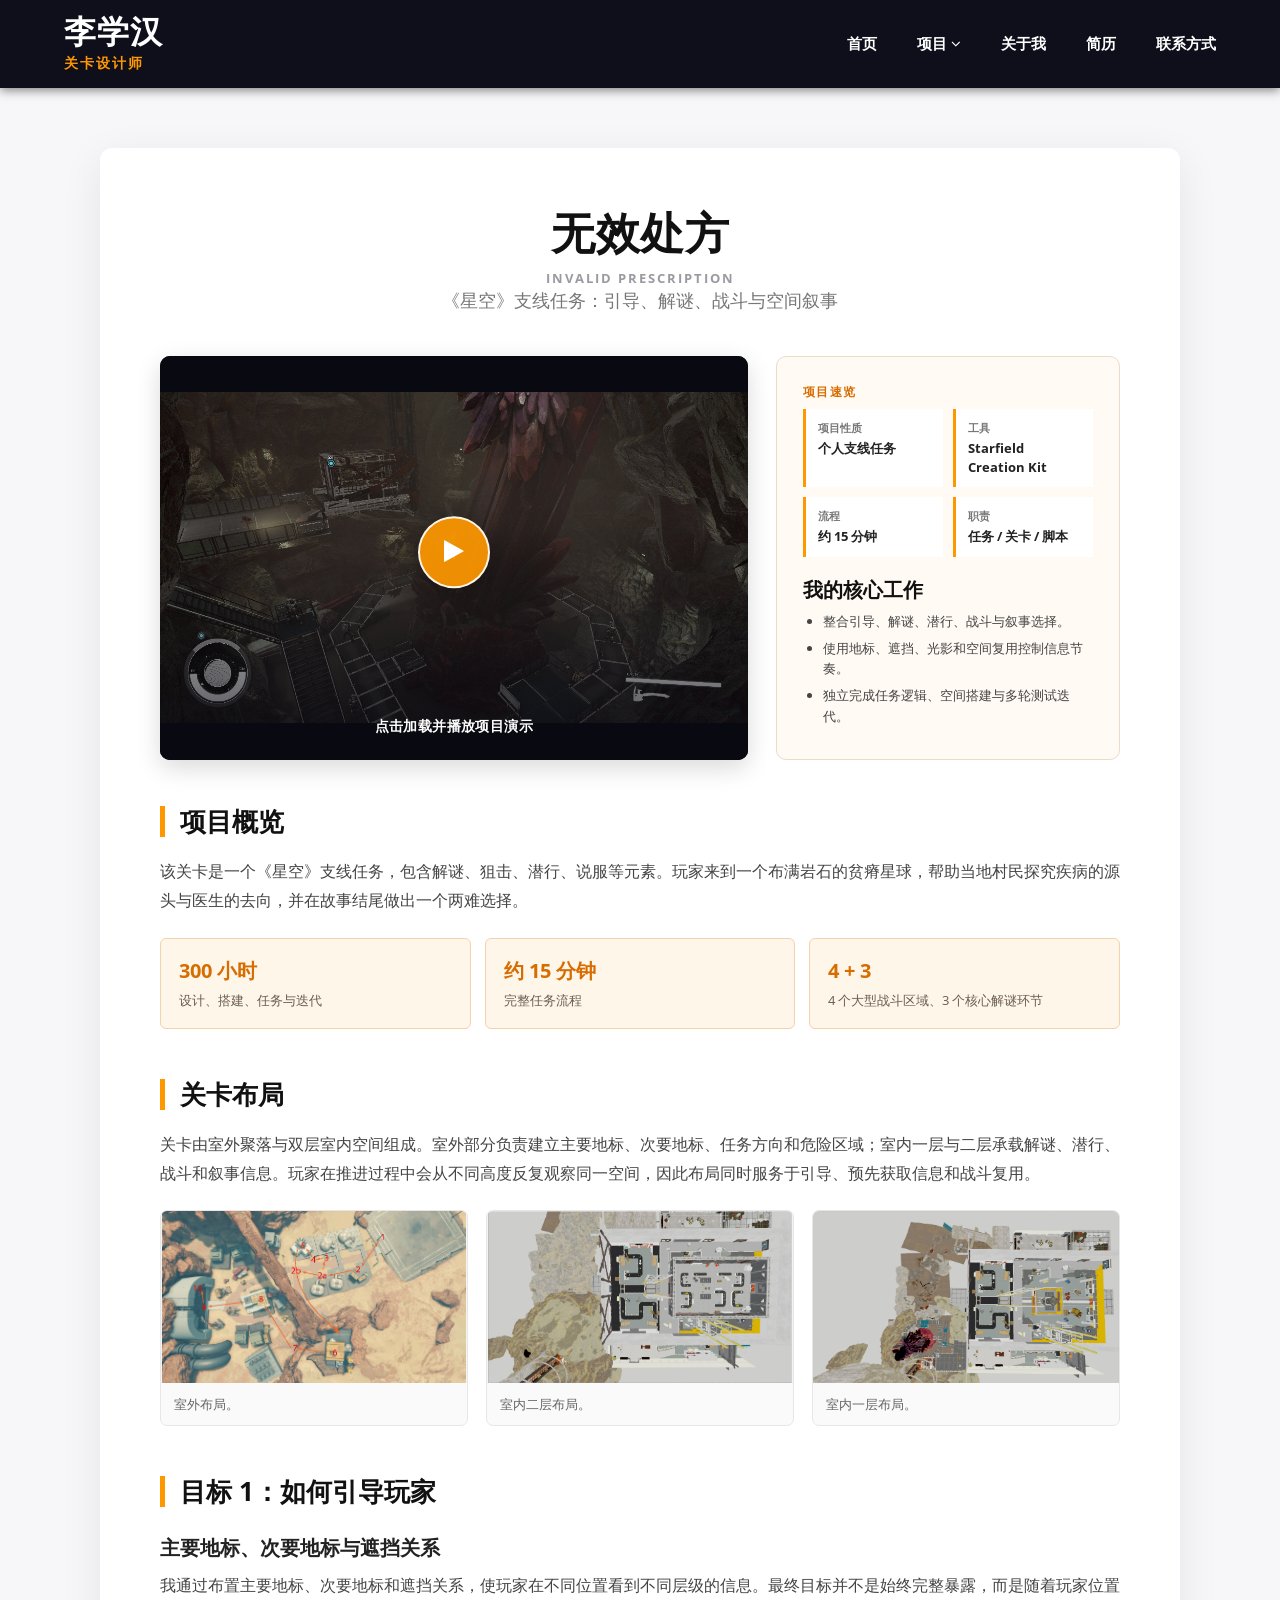
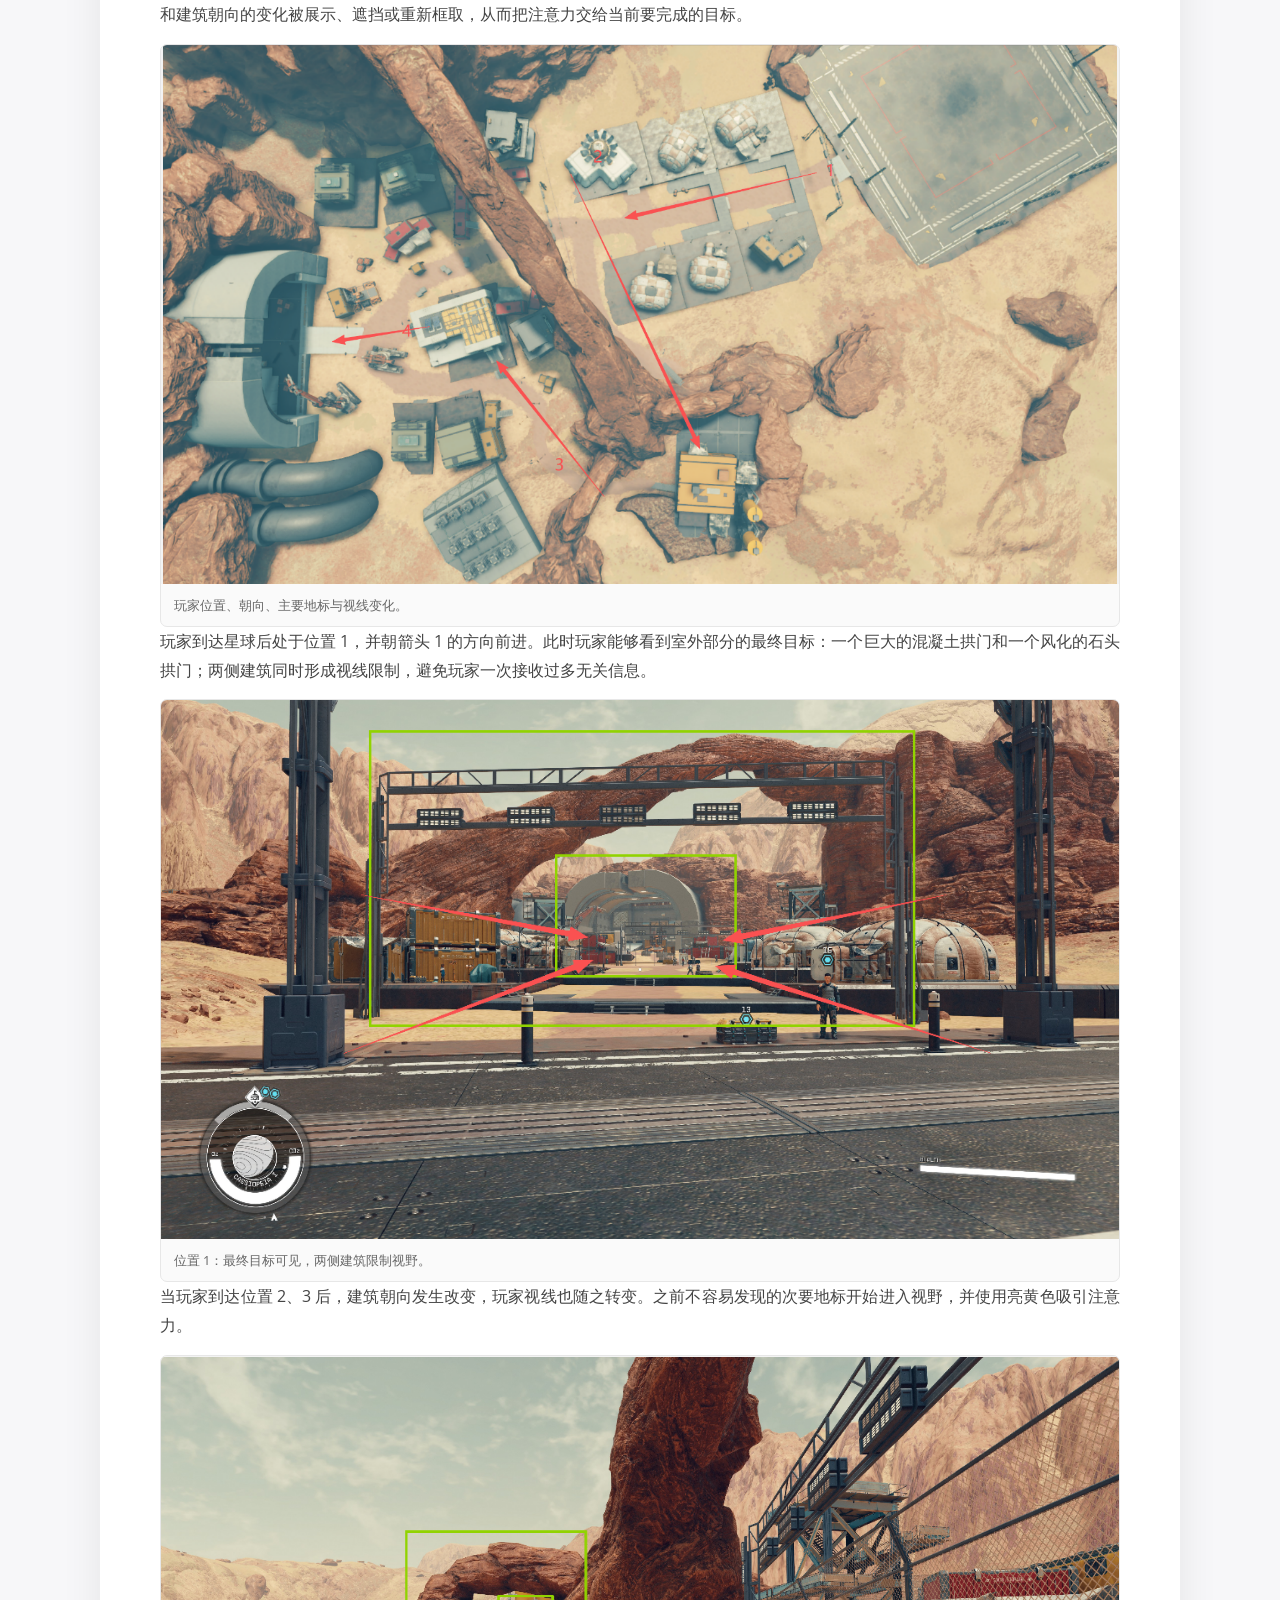
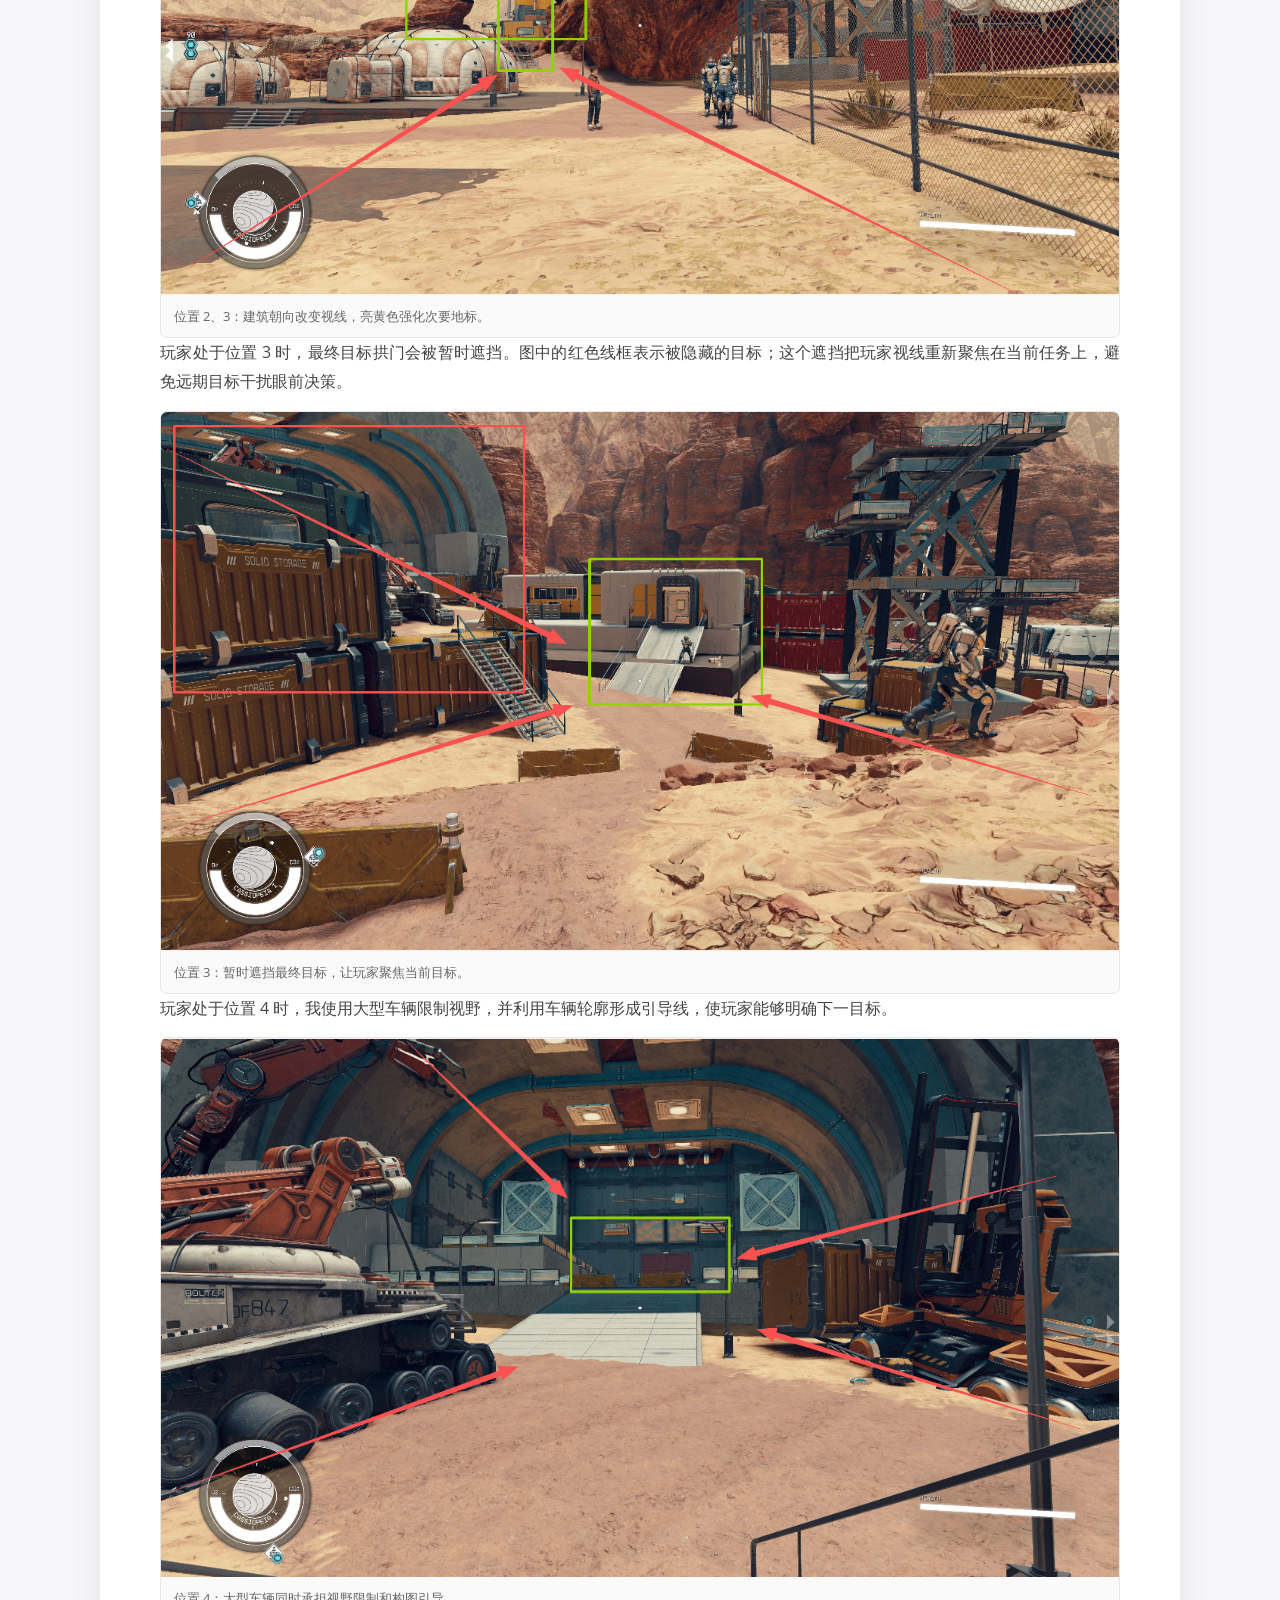
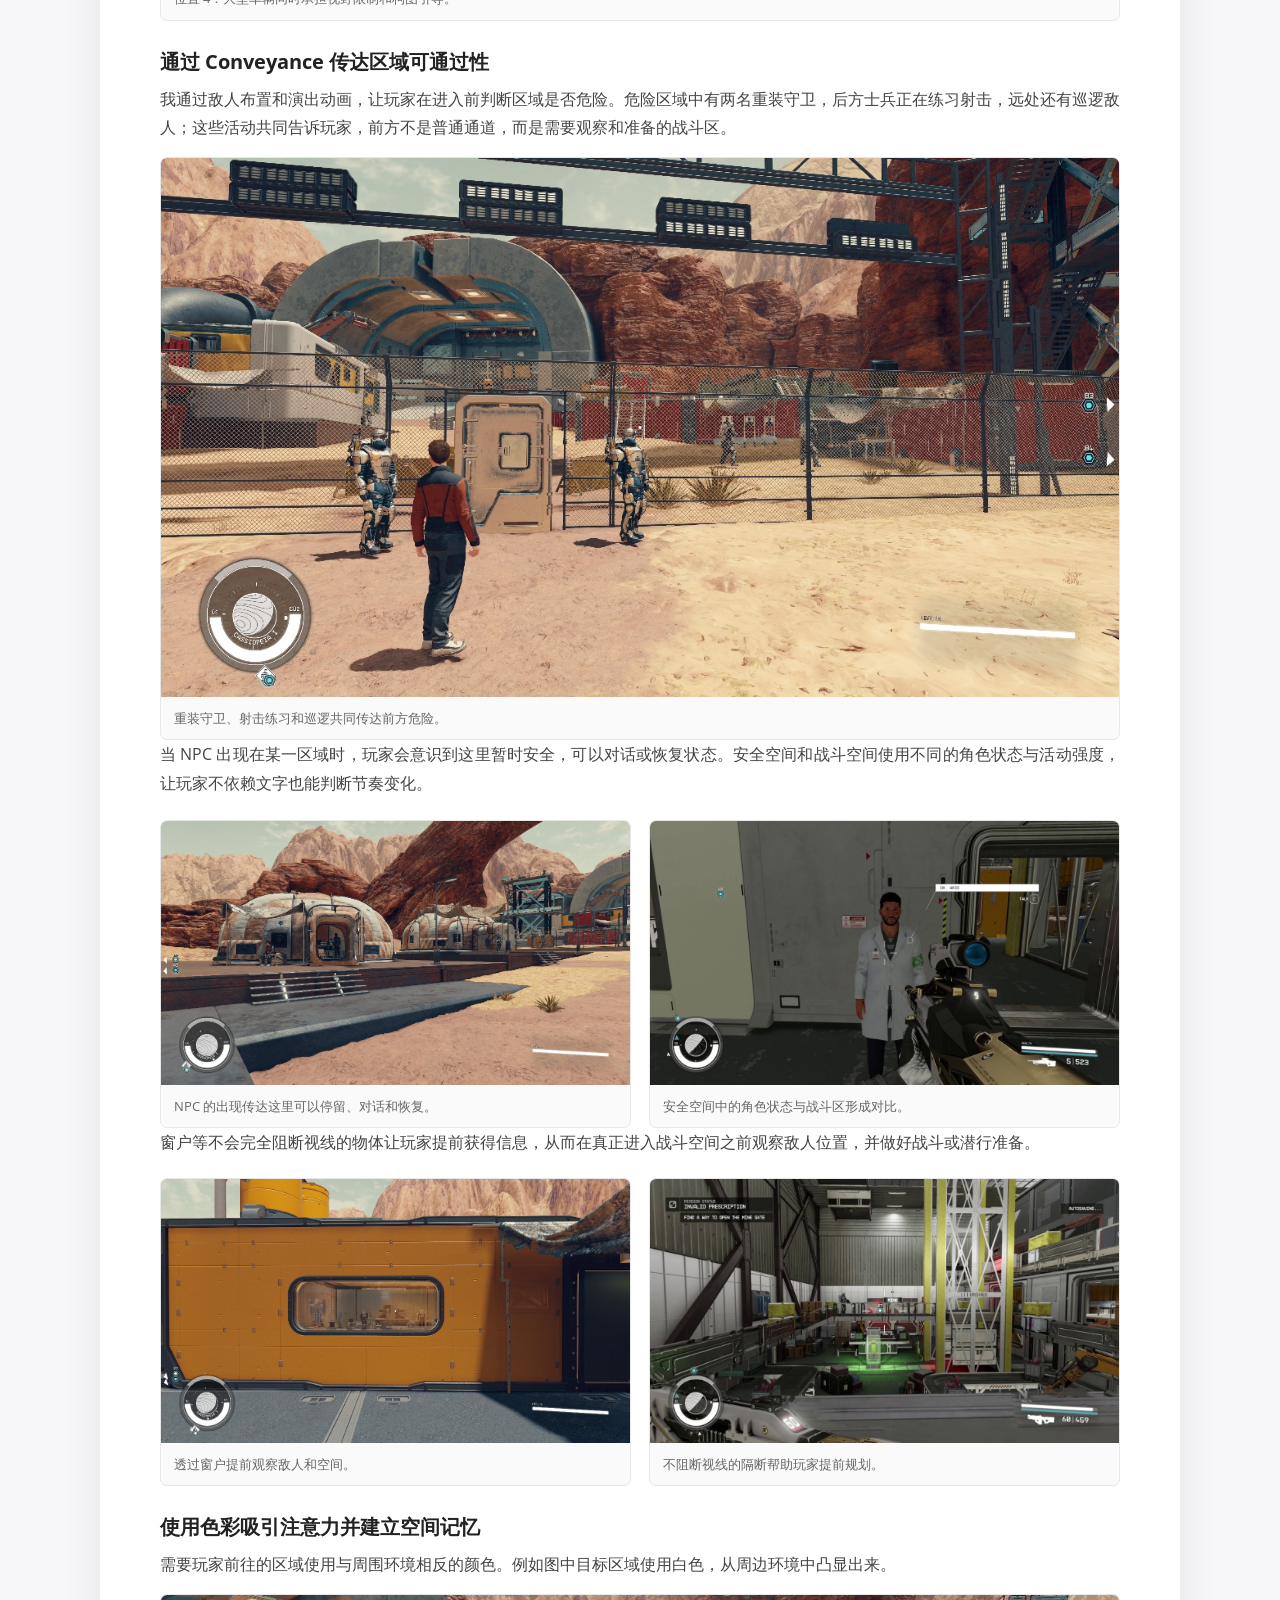
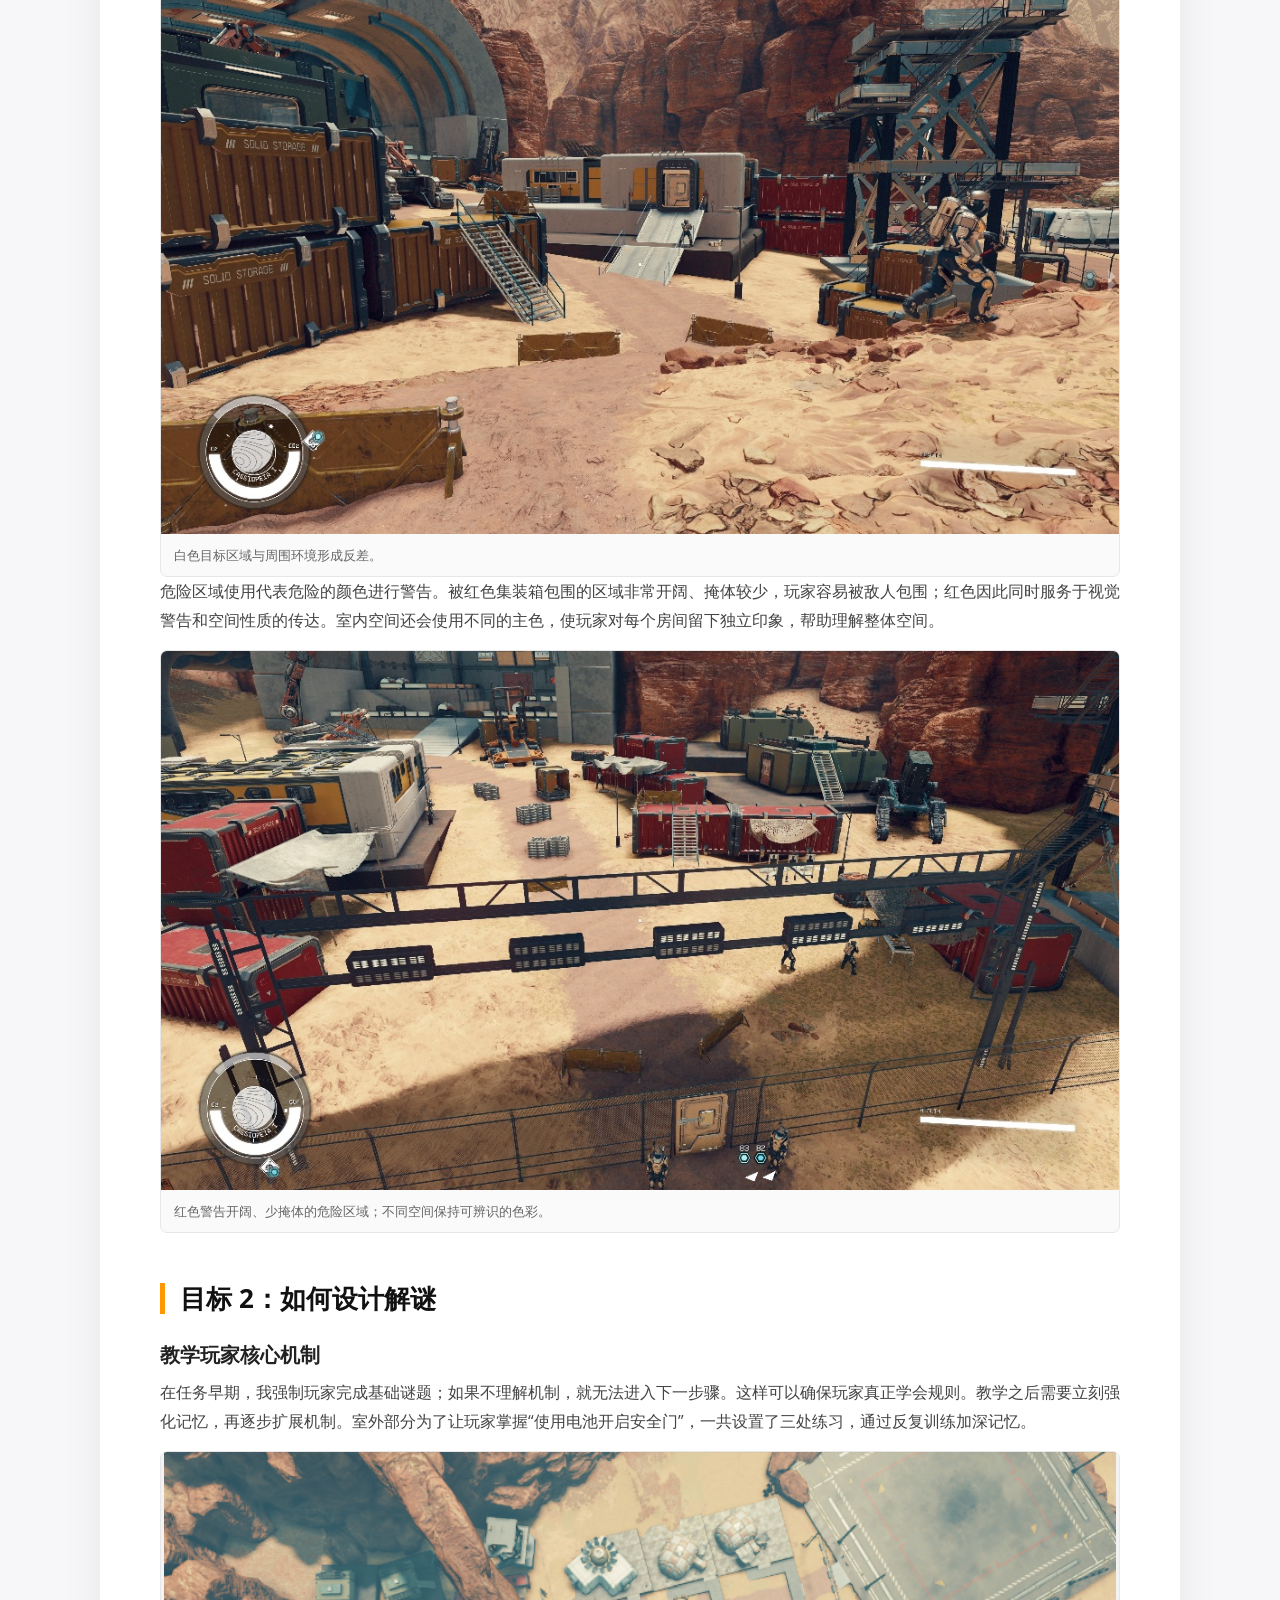
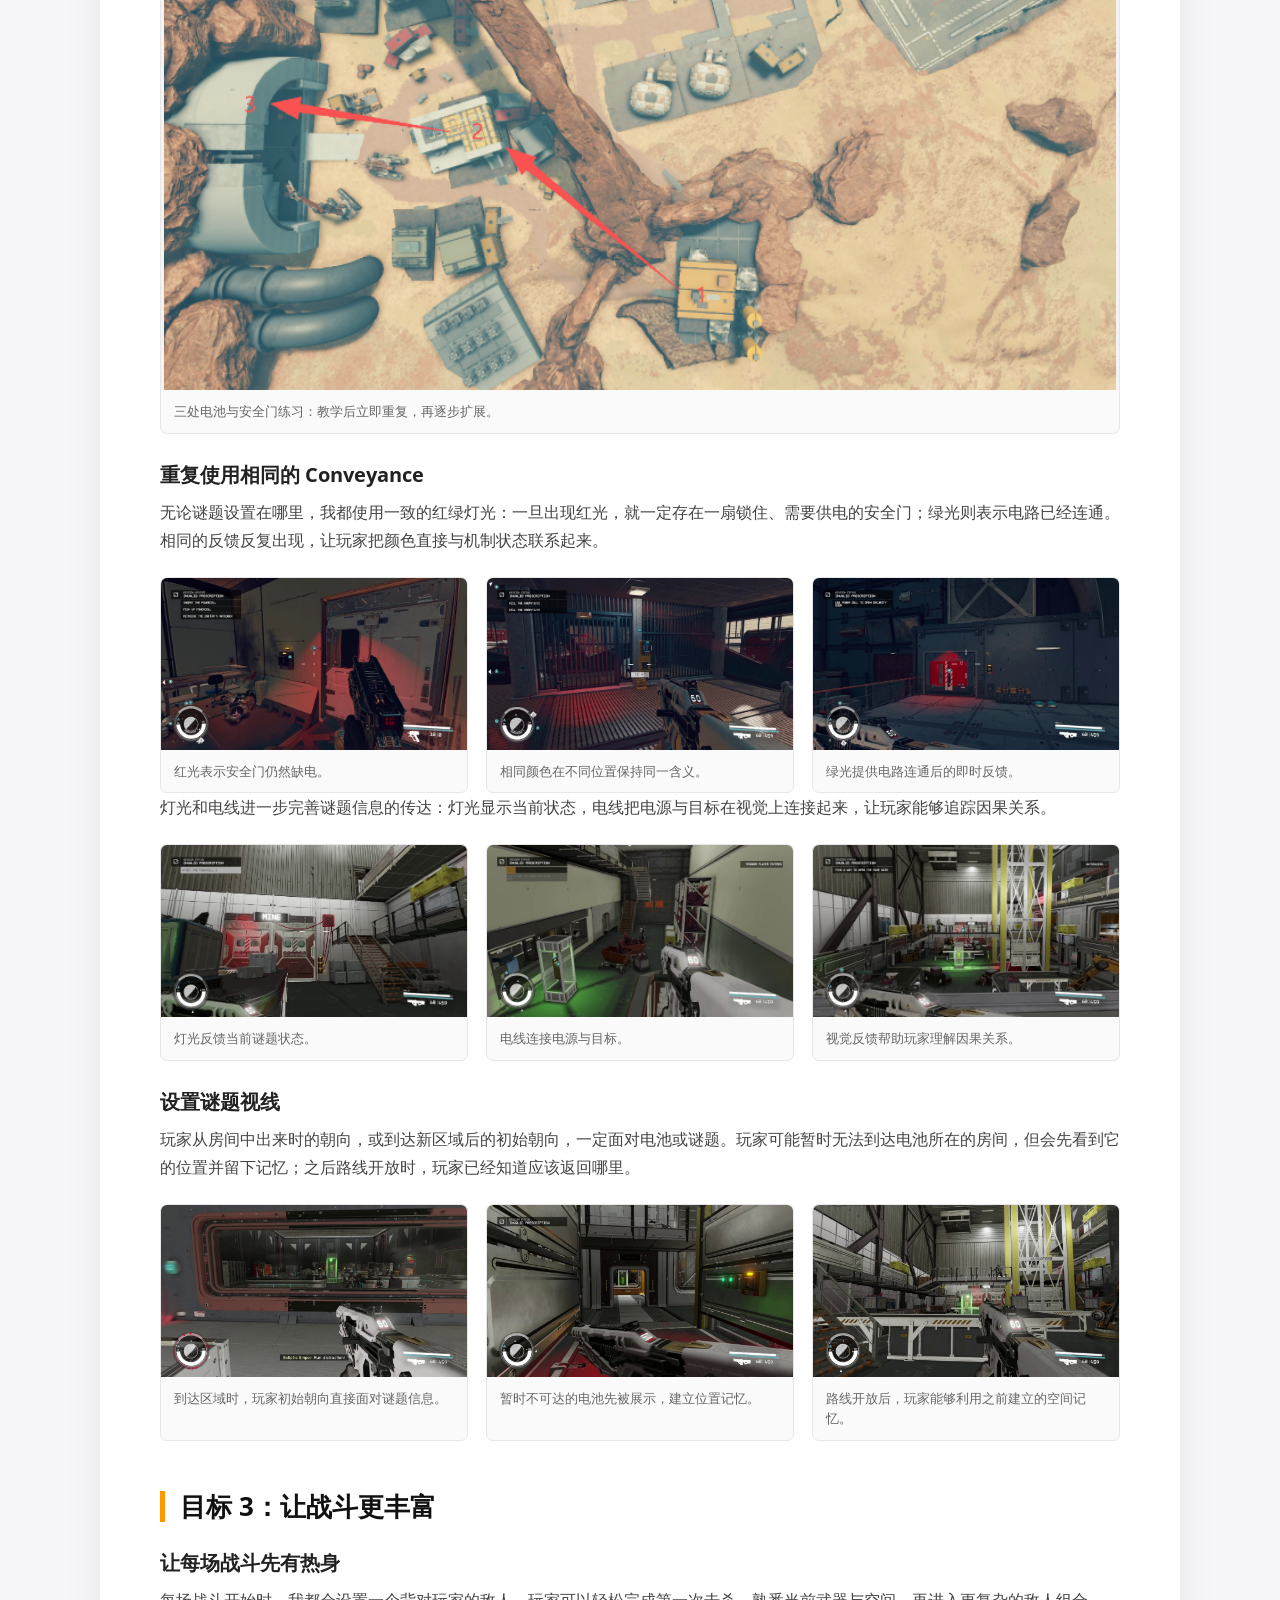
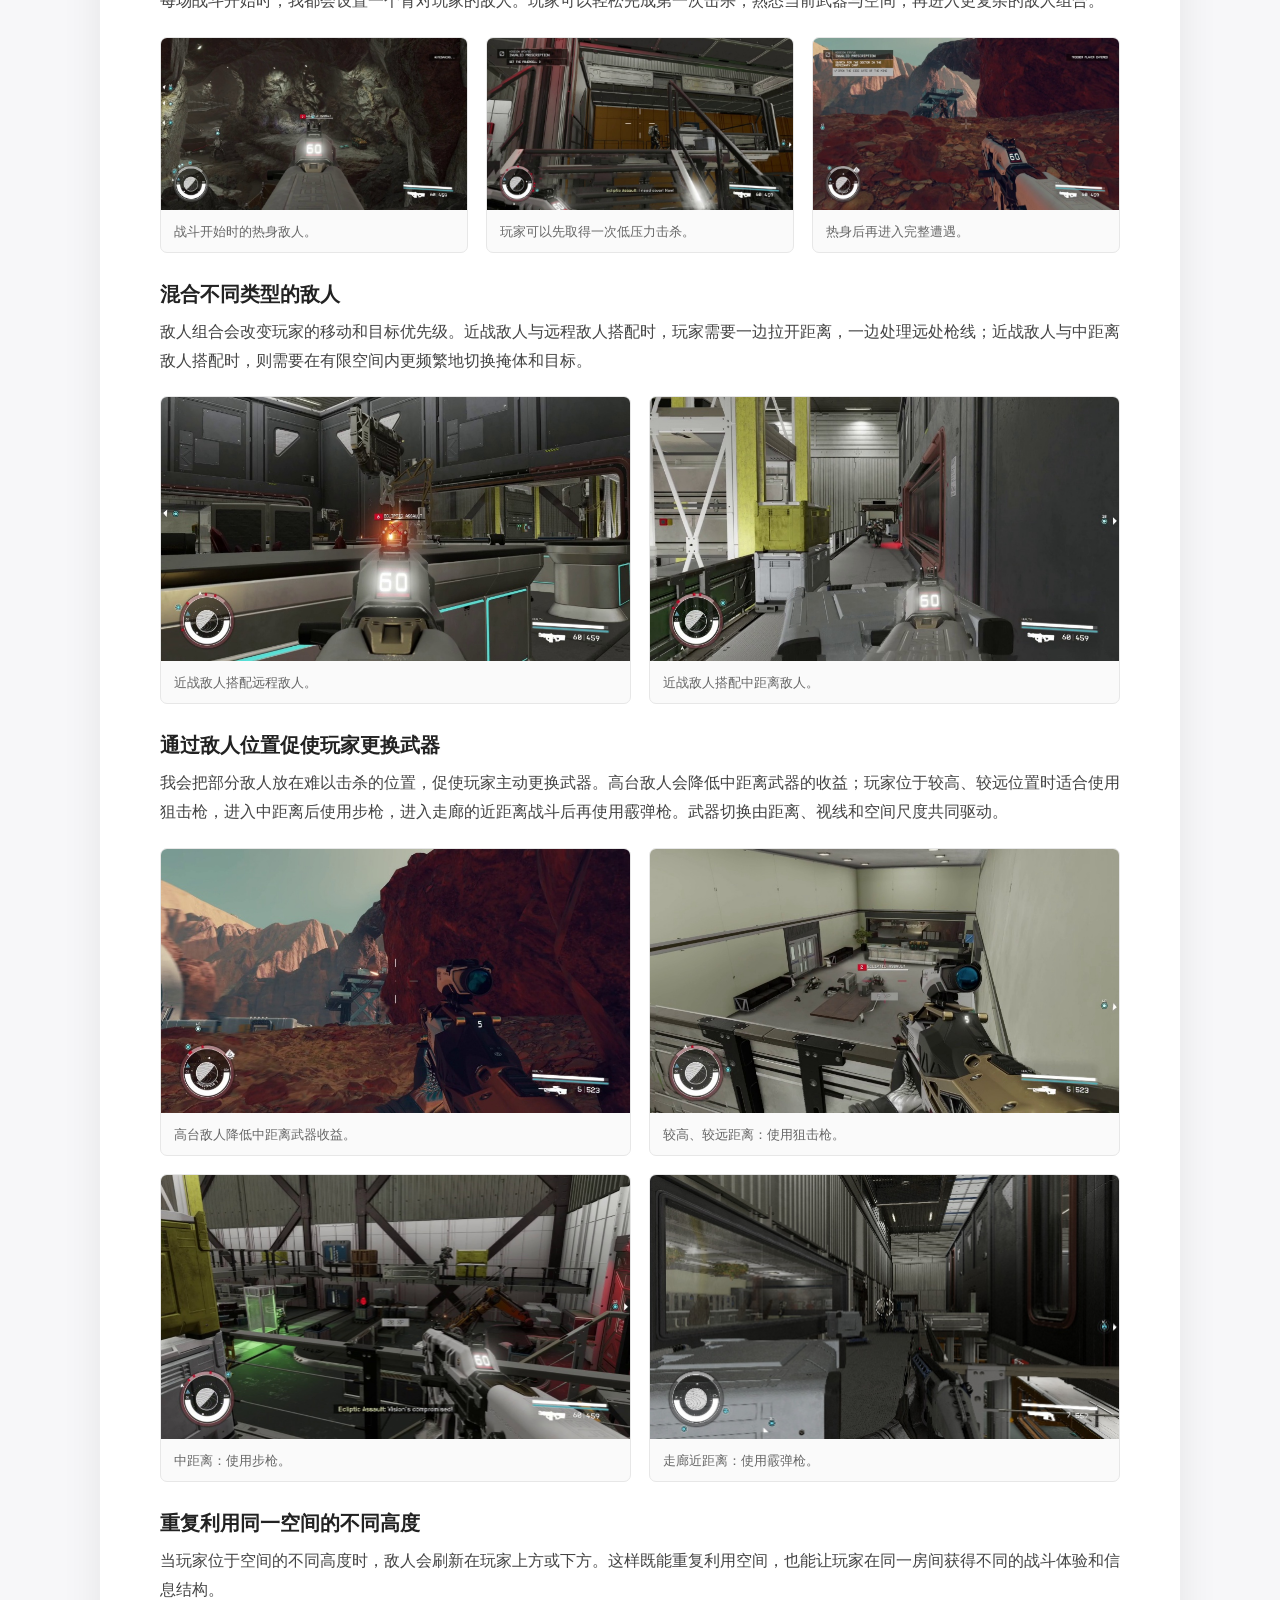
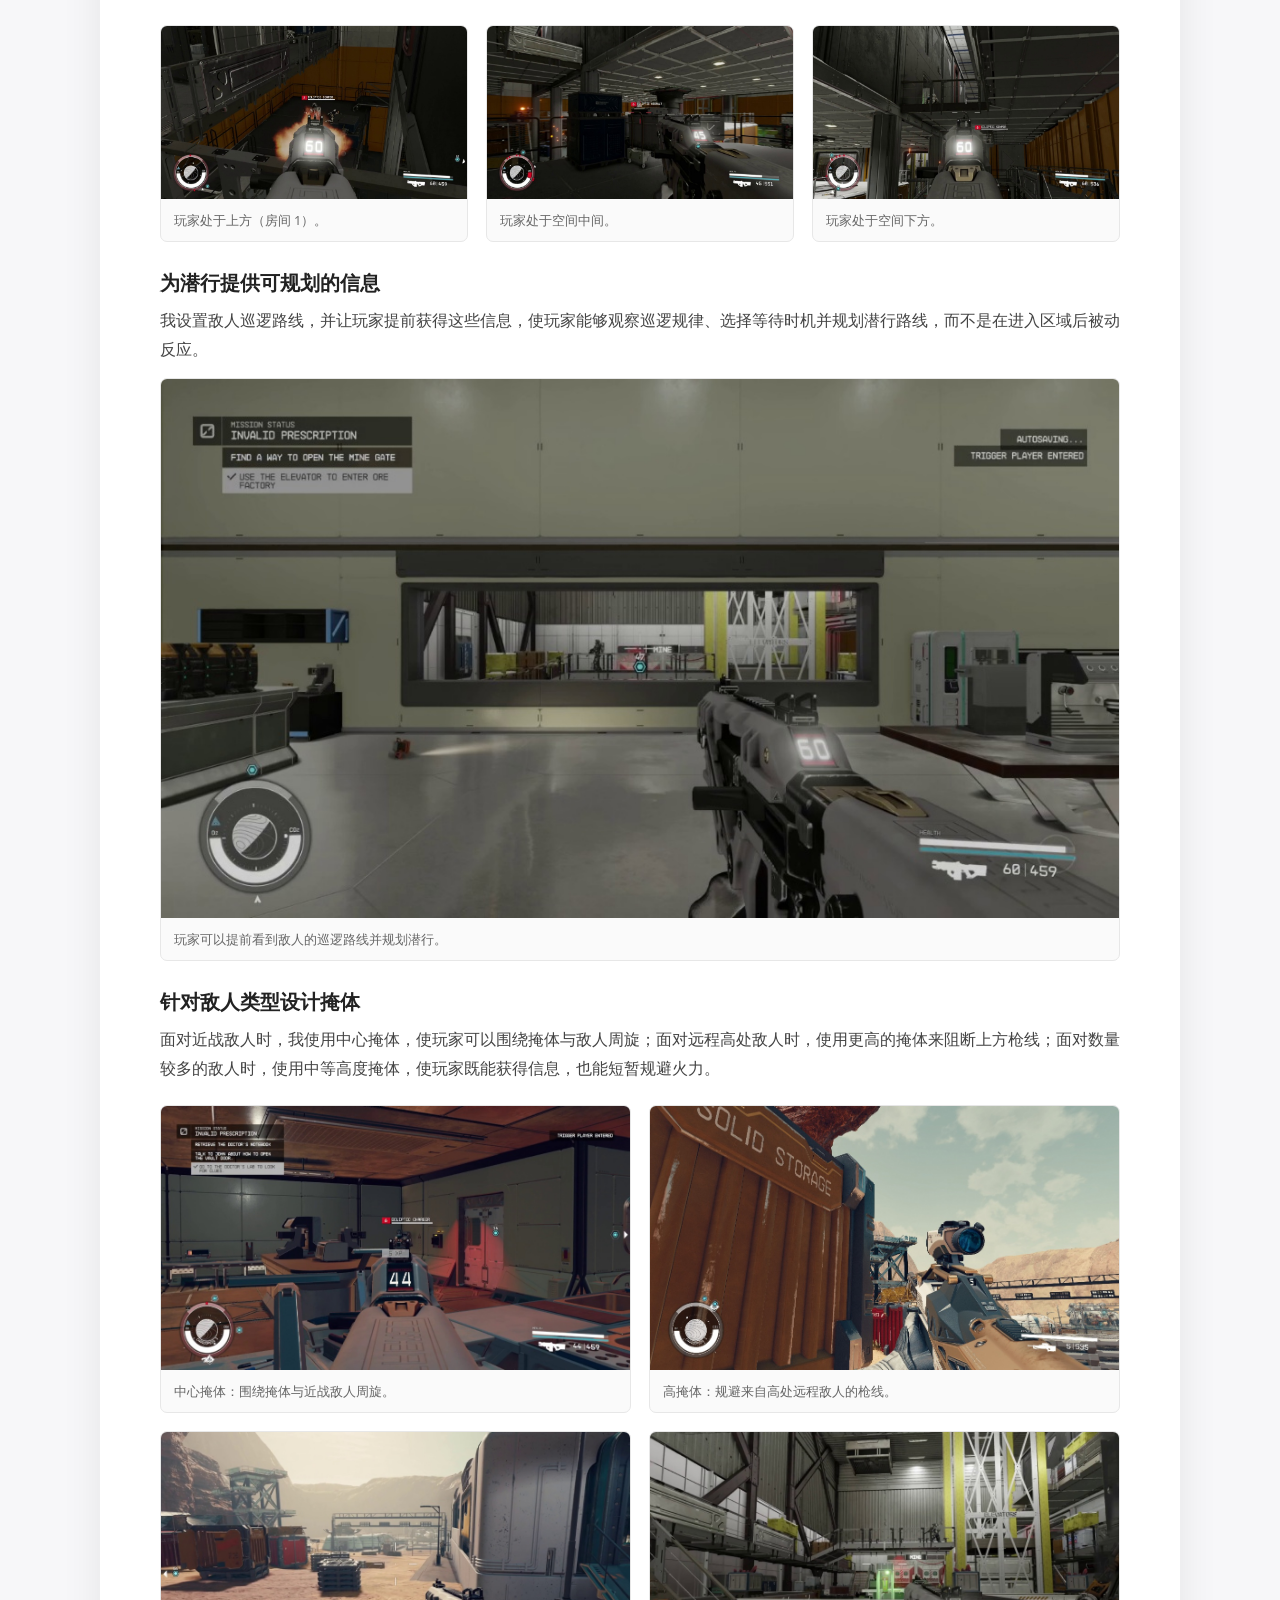
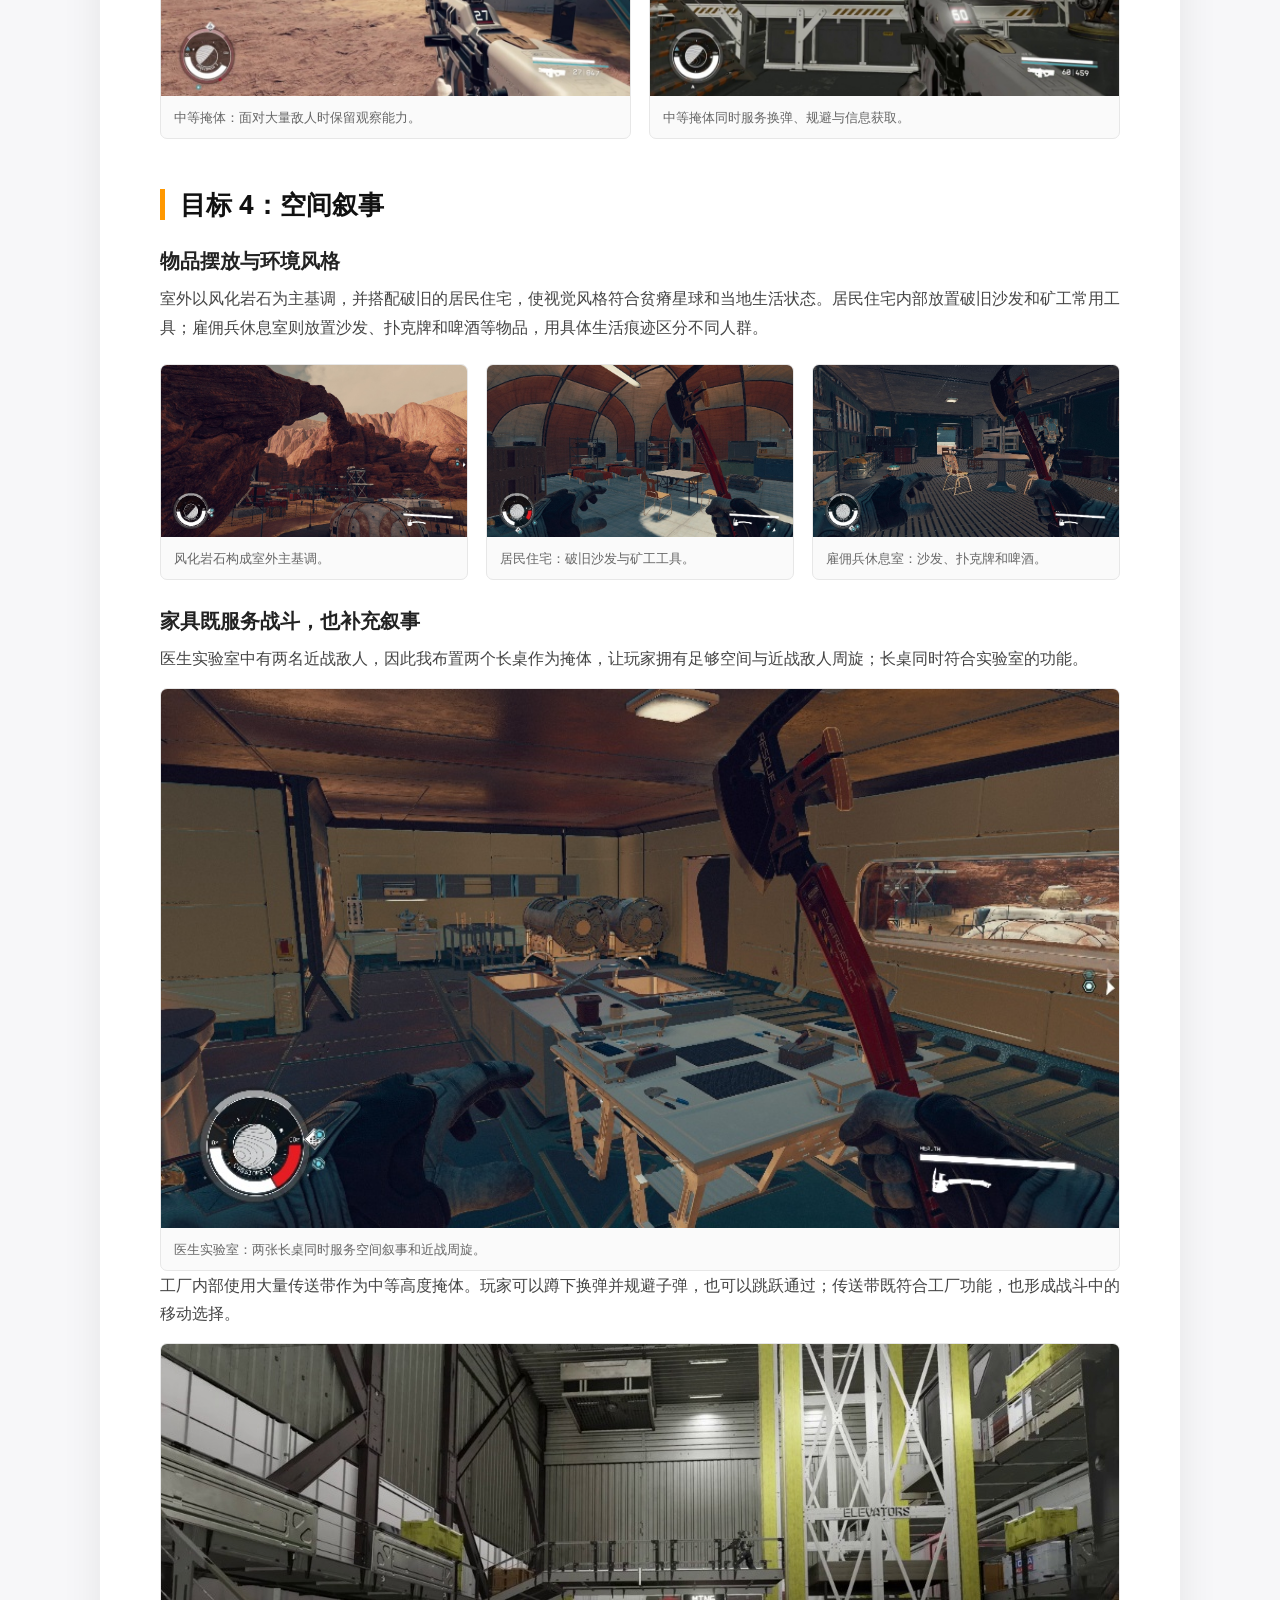
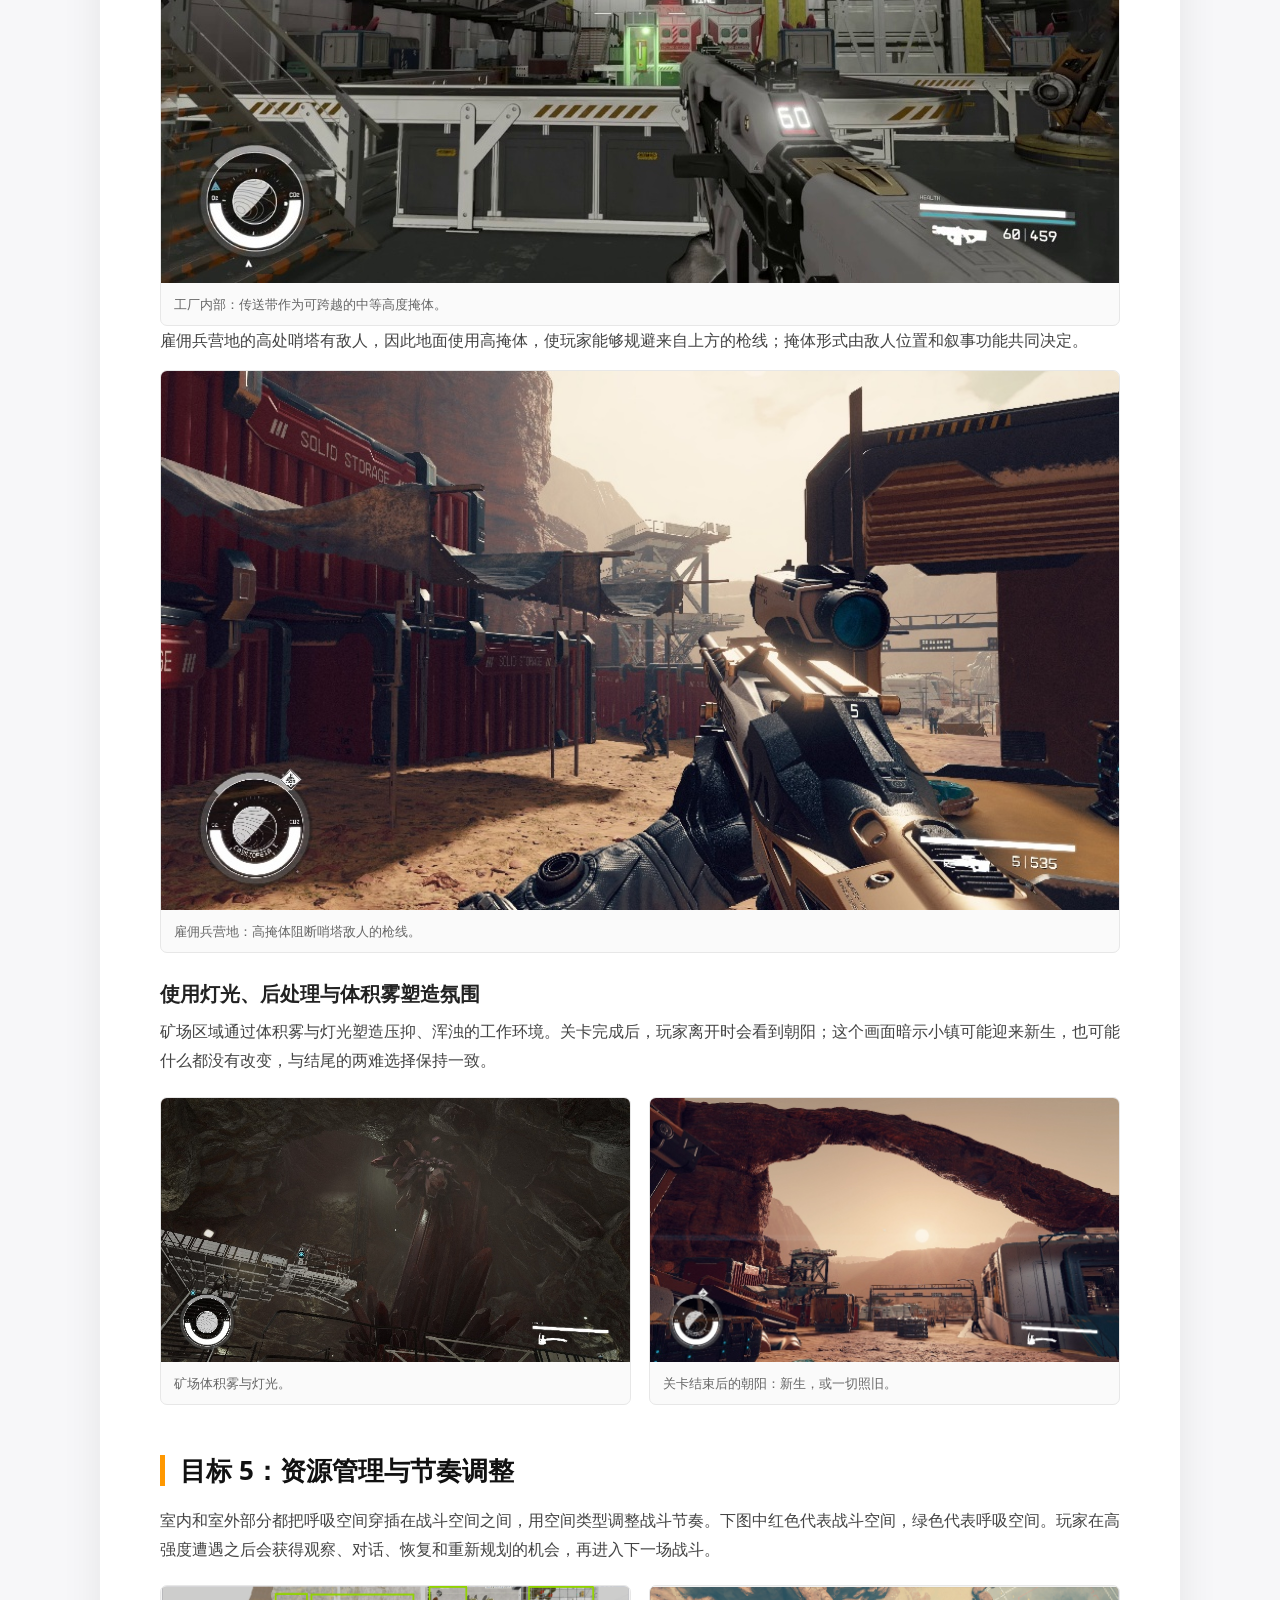
<file: project3.html>
<!DOCTYPE html>
<html lang="zh-CN">

<head>
	<title>无效处方 | 李学汉</title>
	<meta name="viewport" content="width=device-width, initial-scale=1">
	<meta http-equiv="Content-Type" content="text/html; charset=utf-8" />
	
	<link href="css/bootstrap.css" rel="stylesheet" type="text/css" media="all" />
	<link href="css/font-awesome.css" rel="stylesheet">
	<link href="https://fonts.googleapis.com/css?family=Questrial" rel="stylesheet">
	<link href="https://fonts.googleapis.com/css?family=Jura:300,400,500,600" rel="stylesheet">
	<link href='//fonts.googleapis.com/css?family=Open+Sans:400,300,300italic,400italic,600,600italic,700,700italic,800,800italic' rel='stylesheet' type='text/css'>

	<style>
		/* ========================================== */
		/* 全局与背景设定 */
		/* ========================================== */
		body { margin: 0; padding: 0; font-family: 'Open Sans', sans-serif; background-color: #f7f7f9; color: #333; }

		/* ========================================== */
		/* 导航栏 (与 index.html 完全一致) */
		/* ========================================== */
		.my-clean-header { display: flex; justify-content: space-between; align-items: center; background: #0f0f1b; padding: 15px 5%; position: sticky; top: 0; z-index: 99999; box-shadow: 0 2px 10px rgba(0,0,0,0.5); width: 100%; box-sizing: border-box; }
		.my-clean-logo { display: flex; flex-direction: column; }
		.my-clean-logo a { color: #ffffff; text-decoration: none; font-size: 32px; font-weight: bold; letter-spacing: 1px; transition: color 0.3s ease; line-height: 1; }
		.my-clean-logo a:hover { color: #ff9800; text-decoration: none; }
		.job-title { color: #ff9800; font-size: 14px; font-weight: 600; letter-spacing: 2px; margin-top: 6px; text-transform: uppercase; }

		.my-clean-nav { display: flex; list-style: none; margin: 0; padding: 0; align-items: center; flex-wrap: wrap; }
		.my-clean-nav li { margin-left: 40px; position: relative; } 
		.my-clean-nav a { color: #ffffff; text-decoration: none; font-size: 15px; font-weight: 600; text-transform: uppercase; transition: color 0.3s ease; display: block; padding: 15px 0; }
		.my-clean-nav a:hover { color: #ff9800; text-decoration: none; }

		/* 下拉菜单 */
		.dropdown-content { display: none; position: absolute; background-color: #1a1a24; min-width: 250px; box-shadow: 0px 8px 16px 0px rgba(0,0,0,0.5); z-index: 1; top: 100%; left: 0; border-radius: 4px; padding: 10px 0; }
		.dropdown:hover .dropdown-content { display: block; }
		.dropdown-content a { color: #fff; padding: 10px 20px; text-decoration: none; display: block; font-size: 13px; text-transform: none; font-weight: 400; transition: 0.2s; border-left: 3px solid transparent; }
		.dropdown-content a:hover { background-color: #2a2a3d; color: #ff9800; border-left: 3px solid #ff9800; }
		.dropdown-category-title { padding: 10px 20px 5px 20px; color: #777; font-size: 11px; text-transform: uppercase; letter-spacing: 1px; font-weight: bold; border-bottom: 1px solid #333; margin-bottom: 5px; margin-top: 5px; pointer-events: none; }

		/* ========================================== */
		/* 项目详情页专属卡片排版 */
		/* ========================================== */
		.project-detail-container { max-width: 1000px; margin: 60px auto; padding: 60px; background: #ffffff; box-shadow: 0 10px 40px rgba(0,0,0,0.08); border-radius: 12px; box-sizing: border-box; }

		.project-header { text-align: center; margin-bottom: 40px; }
		.project-header h1 { font-size: 42px; font-weight: 800; margin: 0 0 15px 0; color: #111; letter-spacing: 1px; text-transform: uppercase; }
		.project-header p.subtitle { font-size: 18px; color: #777; margin: 0; font-weight: 500; }

		/* 视频包裹层 */
		.video-wrapper { position: relative; padding-bottom: 56.25%; height: 0; overflow: hidden; border-radius: 8px; background: #000; margin-bottom: 50px; box-shadow: 0 8px 25px rgba(0,0,0,0.15); }
		.video-wrapper iframe, .video-wrapper video { position: absolute; top: 0; left: 0; width: 100%; height: 100%; border: none; }

		.content-section { margin-bottom: 50px; }
		.content-section h2 { font-size: 26px; font-weight: bold; color: #111; margin-bottom: 20px; padding-left: 15px; border-left: 5px solid #ff9800; line-height: 1.2; }
		.content-section p { font-size: 16px; line-height: 1.8; color: #444; text-align: justify; margin-bottom: 15px; }
		
		/* 工作量列表 */
		.contribution-list { font-size: 16px; line-height: 1.8; color: #444; margin-bottom: 15px; padding-left: 25px; }
		.contribution-list li { margin-bottom: 12px; }
		.contribution-list li strong { color: #111; font-weight: 700; }
		.content-section h3 { font-size: 20px; font-weight: 700; color: #222; margin: 30px 0 12px; }
		.fact-grid { display: grid; grid-template-columns: repeat(3,1fr); gap: 14px; margin-top: 24px; }
		.fact { background:#fff6ea; border:1px solid #f3d2ad; border-radius:6px; padding:18px; }
		.fact strong { display:block; color:#d76d00; font-size:20px; margin-bottom:4px; }
		.fact span { font-size:13px; color:#6a5d50; }
		.media-grid { display:grid; grid-template-columns:repeat(2,minmax(0,1fr)); gap:18px; margin-top:22px; }
		.media-grid.three { grid-template-columns:repeat(3,minmax(0,1fr)); }
		.media-card { margin:0; border:1px solid #e7e7e7; border-radius:7px; overflow:hidden; background:#fafafa; }
		.media-card a { display:block; background:#16161c; }
		.media-card img { width:100%; aspect-ratio:16/9; object-fit:cover; display:block; }
		.media-card img.contain { object-fit:contain; background:#f3f3f3; }
		.media-card figcaption { padding:11px 13px; font-size:13px; line-height:1.55; color:#666; }
		.note { padding:18px 20px; margin:20px 0; border-left:4px solid #ff9800; background:#fff6ea; color:#555; line-height:1.75; }
		.gallery-grid { display:grid; grid-template-columns:repeat(3,minmax(0,1fr)); gap:12px; }
		.gallery-grid a { display:block; overflow:hidden; border-radius:6px; background:#111; }
		.gallery-grid img { width:100%; aspect-ratio:16/9; object-fit:cover; display:block; transition:transform .3s ease; }
		.gallery-grid a:hover img { transform:scale(1.04); }

		.back-btn-container { text-align: center; margin-top: 60px; border-top: 1px solid #eaeaea; padding-top: 40px; }
		.back-btn { background-color: #0f0f1b; color: #fff; padding: 14px 40px; font-size: 16px; font-weight: 600; text-decoration: none; border-radius: 6px; transition: background-color 0.3s ease, transform 0.3s ease; display: inline-block; }
		.back-btn:hover { background-color: #ff9800; color: #fff; text-decoration: none; transform: translateY(-3px); box-shadow: 0 6px 15px rgba(255,152,0,0.3); }

		@media (max-width: 1024px) { .project-detail-container { margin: 40px 20px; padding: 40px 30px; } }
		@media (max-width: 768px) {
			.my-clean-header { flex-direction: column; padding: 15px; }
			.my-clean-logo { align-items: center; }
			.my-clean-nav { margin-top: 15px; width: 100%; justify-content: center; }
			.my-clean-nav li { margin: 5px 10px; }
			.dropdown-content { position: static; display: none; box-shadow: none; background: #222; width: 100%; }
			.dropdown:hover .dropdown-content { display: block; }
			.project-detail-container { padding: 30px 20px; margin: 20px 10px; }
			.project-header h1 { font-size: 32px; }
			.fact-grid, .media-grid, .media-grid.three, .gallery-grid { grid-template-columns: 1fr; }
		}
	</style>
	<link href="css/portfolio-improvements.css" rel="stylesheet">
</head>

<body>
	
	<header class="my-clean-header">
		<div class="my-clean-logo">
			<a href="index.html" title="李学汉 - 关卡设计作品集">李学汉</a>
			<span class="job-title">关卡设计师</span>
		</div>
		<ul class="my-clean-nav">
			<li><a href="index.html">首页</a></li>
			<li class="dropdown">
				<a href="index.html#work" class="dropbtn">项目 <i class="fa fa-angle-down"></i></a>
				<div class="dropdown-content">
					<div class="dropdown-category-title">个人项目</div>
					<a href="project1.html">收容失效（星空）</a>
					<a href="project3.html">无效处方（星空）</a>
					<a href="project4.html">逃出电厂（半衰期 2）</a>
					<a href="project2.html">冷锋（多人竞技射击地图）</a>
					<div class="dropdown-category-title">团队项目</div>
					<a href="project7.html">花瓣宇航员（Petalnaut）</a>
					<a href="project8.html">仓鼠球竞速（Hamsterballin'）</a>
					<a href="project9.html">未公开项目</a>
					<div class="dropdown-category-title">Game Jam</div>
					<a href="project10.html">GGJ 2024：Health Not High</a>
					<a href="project11.html">LD 55：Summon</a>
					<a href="project12.html">GMTK 2024：Terrarium</a>
				</div>
			</li>
			<li><a href="index.html#about">关于我</a></li>
			<li><a class="resume-nav-link" href="resume.html">简历</a></li>
			<li><a href="index.html#contact">联系方式</a></li>
		</ul>
	</header>

	<div class="project-detail-container video-project-detail">
		<div class="project-header">
			<h1>无效处方</h1>
			<p class="project-title-en">Invalid Prescription</p>
			<p class="subtitle">《星空》支线任务：引导、解谜、战斗与空间叙事</p>
		</div>

		<section class="project-scan-summary" aria-label="项目速览">
			<div class="project-scan-media">
				<div class="video-wrapper click-video" data-video-src="https://player.bilibili.com/player.html?isOutside=true&amp;aid=116911559941052&amp;bvid=BV1cvN16yEaB&amp;cid=39906641110&amp;p=1" data-video-title="Invalid Prescription 项目演示">
					<button class="video-poster" type="button" aria-label="点击加载并播放 Invalid Prescription 项目演示">
						<img src="images/project3-cover.jpeg" alt="Invalid Prescription 项目演示封面">
						<span class="video-play-button"><i class="fa fa-play" aria-hidden="true"></i></span>
						<span class="video-poster-label">点击加载并播放项目演示</span>
					</button>
				</div>
			</div>
			<div class="project-scan-panel">
				<p class="scan-eyebrow">项目速览</p>
				<div class="scan-facts">
					<div class="scan-fact"><strong>项目性质</strong><span>个人支线任务</span></div>
					<div class="scan-fact"><strong>工具</strong><span>Starfield Creation Kit</span></div>
					<div class="scan-fact"><strong>流程</strong><span>约 15 分钟</span></div>
					<div class="scan-fact"><strong>职责</strong><span>任务 / 关卡 / 脚本</span></div>
				</div>
				<h2>我的核心工作</h2>
				<ul class="scan-contributions">
					<li>整合引导、解谜、潜行、战斗与叙事选择。</li>
					<li>使用地标、遮挡、光影和空间复用控制信息节奏。</li>
					<li>独立完成任务逻辑、空间搭建与多轮测试迭代。</li>
				</ul>
			</div>
		</section>

		<div class="content-section">
			<h2>项目概览</h2>
			<p>该关卡是一个《星空》支线任务，包含解谜、狙击、潜行、说服等元素。玩家来到一个布满岩石的贫瘠星球，帮助当地村民探究疾病的源头与医生的去向，并在故事结尾做出一个两难选择。</p>
			<div class="fact-grid">
				<div class="fact"><strong>300 小时</strong><span>设计、搭建、任务与迭代</span></div>
				<div class="fact"><strong>约 15 分钟</strong><span>完整任务流程</span></div>
				<div class="fact"><strong>4 + 3</strong><span>4 个大型战斗区域、3 个核心解谜环节</span></div>
			</div>
		</div>

		<div class="content-section">
			<h2>关卡布局</h2>
			<p>关卡由室外聚落与双层室内空间组成。室外部分负责建立主要地标、次要地标、任务方向和危险区域；室内一层与二层承载解谜、潜行、战斗和叙事信息。玩家在推进过程中会从不同高度反复观察同一空间，因此布局同时服务于引导、预先获取信息和战斗复用。</p>
			<div class="media-grid three">
				<figure class="media-card"><a href="images/project3/image-002-731d147a044a.jpeg" target="_blank"><img class="contain" src="images/project3/image-002-731d147a044a.jpeg" alt="无效处方室外布局图"></a><figcaption>室外布局。</figcaption></figure>
				<figure class="media-card"><a href="images/project3/image-003-1d55c47f195b.jpeg" target="_blank"><img class="contain" src="images/project3/image-003-1d55c47f195b.jpeg" alt="无效处方室内二层布局图"></a><figcaption>室内二层布局。</figcaption></figure>
				<figure class="media-card"><a href="images/project3/image-004-9a4b3319908e.png" target="_blank"><img class="contain" src="images/project3/image-004-9a4b3319908e.png" alt="无效处方室内一层布局图"></a><figcaption>室内一层布局。</figcaption></figure>
			</div>
		</div>

		<div class="content-section">
			<h2>目标 1：如何引导玩家</h2>
			<h3>主要地标、次要地标与遮挡关系</h3>
			<p>我通过布置主要地标、次要地标和遮挡关系，使玩家在不同位置看到不同层级的信息。最终目标并不是始终完整暴露，而是随着玩家位置和建筑朝向的变化被展示、遮挡或重新框取，从而把注意力交给当前要完成的目标。</p>
			<figure class="media-card"><a href="images/project3/image-005-d0fc398739b3.png" target="_blank"><img class="contain" loading="lazy" src="images/project3/image-005-d0fc398739b3.png" alt="玩家位置、朝向与视线分析"></a><figcaption>玩家位置、朝向、主要地标与视线变化。</figcaption></figure>
			<p>玩家到达星球后处于位置 1，并朝箭头 1 的方向前进。此时玩家能够看到室外部分的最终目标：一个巨大的混凝土拱门和一个风化的石头拱门；两侧建筑同时形成视线限制，避免玩家一次接收过多无关信息。</p>
			<figure class="media-card"><a href="images/project3/image-006-80ba7a313da2.png" target="_blank"><img class="contain" loading="lazy" src="images/project3/image-006-80ba7a313da2.png" alt="位置一的最终目标与视线限制"></a><figcaption>位置 1：最终目标可见，两侧建筑限制视野。</figcaption></figure>
			<p>当玩家到达位置 2、3 后，建筑朝向发生改变，玩家视线也随之转变。之前不容易发现的次要地标开始进入视野，并使用亮黄色吸引注意力。</p>
			<figure class="media-card"><a href="images/project3/image-007-52a94eaefa30.png" target="_blank"><img class="contain" loading="lazy" src="images/project3/image-007-52a94eaefa30.png" alt="位置二三的次要地标引导"></a><figcaption>位置 2、3：建筑朝向改变视线，亮黄色强化次要地标。</figcaption></figure>
			<p>玩家处于位置 3 时，最终目标拱门会被暂时遮挡。图中的红色线框表示被隐藏的目标；这个遮挡把玩家视线重新聚焦在当前任务上，避免远期目标干扰眼前决策。</p>
			<figure class="media-card"><a href="images/project3/image-008-f2021845d744.png" target="_blank"><img class="contain" loading="lazy" src="images/project3/image-008-f2021845d744.png" alt="位置三对最终目标的遮挡"></a><figcaption>位置 3：暂时遮挡最终目标，让玩家聚焦当前目标。</figcaption></figure>
			<p>玩家处于位置 4 时，我使用大型车辆限制视野，并利用车辆轮廓形成引导线，使玩家能够明确下一目标。</p>
			<figure class="media-card"><a href="images/project3/image-009-e67a6c76f39d.png" target="_blank"><img class="contain" loading="lazy" src="images/project3/image-009-e67a6c76f39d.png" alt="大型车辆限制视野并形成引导线"></a><figcaption>位置 4：大型车辆同时承担视野限制和构图引导。</figcaption></figure>

			<h3>通过 Conveyance 传达区域可通过性</h3>
			<p>我通过敌人布置和演出动画，让玩家在进入前判断区域是否危险。危险区域中有两名重装守卫，后方士兵正在练习射击，远处还有巡逻敌人；这些活动共同告诉玩家，前方不是普通通道，而是需要观察和准备的战斗区。</p>
			<figure class="media-card"><a href="images/project3/image-010-6ca71c2c3083.jpeg" target="_blank"><img loading="lazy" src="images/project3/image-010-6ca71c2c3083.jpeg" alt="敌人布置和演出传达危险"></a><figcaption>重装守卫、射击练习和巡逻共同传达前方危险。</figcaption></figure>
			<p>当 NPC 出现在某一区域时，玩家会意识到这里暂时安全，可以对话或恢复状态。安全空间和战斗空间使用不同的角色状态与活动强度，让玩家不依赖文字也能判断节奏变化。</p>
			<div class="media-grid">
				<figure class="media-card"><a href="images/project3/image-011-8b903888ca80.jpeg" target="_blank"><img loading="lazy" src="images/project3/image-011-8b903888ca80.jpeg" alt="NPC 出现传达安全区域一"></a><figcaption>NPC 的出现传达这里可以停留、对话和恢复。</figcaption></figure>
				<figure class="media-card"><a href="images/project3/image-012-e185991deef8.jpeg" target="_blank"><img loading="lazy" src="images/project3/image-012-e185991deef8.jpeg" alt="NPC 出现传达安全区域二"></a><figcaption>安全空间中的角色状态与战斗区形成对比。</figcaption></figure>
			</div>
			<p>窗户等不会完全阻断视线的物体让玩家提前获得信息，从而在真正进入战斗空间之前观察敌人位置，并做好战斗或潜行准备。</p>
			<div class="media-grid">
				<figure class="media-card"><a href="images/project3/image-013-e13f6f9bafdc.jpeg" target="_blank"><img loading="lazy" src="images/project3/image-013-e13f6f9bafdc.jpeg" alt="利用窗户提前获得战斗信息一"></a><figcaption>透过窗户提前观察敌人和空间。</figcaption></figure>
				<figure class="media-card"><a href="images/project3/image-014-706246abb0a4.jpeg" target="_blank"><img loading="lazy" src="images/project3/image-014-706246abb0a4.jpeg" alt="利用窗户提前获得战斗信息二"></a><figcaption>不阻断视线的隔断帮助玩家提前规划。</figcaption></figure>
			</div>

			<h3>使用色彩吸引注意力并建立空间记忆</h3>
			<p>需要玩家前往的区域使用与周围环境相反的颜色。例如图中目标区域使用白色，从周边环境中凸显出来。</p>
			<figure class="media-card"><a href="images/project3/image-015-3a0baf326f0a.jpeg" target="_blank"><img loading="lazy" src="images/project3/image-015-3a0baf326f0a.jpeg" alt="白色目标区域从环境中凸显"></a><figcaption>白色目标区域与周围环境形成反差。</figcaption></figure>
			<p>危险区域使用代表危险的颜色进行警告。被红色集装箱包围的区域非常开阔、掩体较少，玩家容易被敌人包围；红色因此同时服务于视觉警告和空间性质的传达。室内空间还会使用不同的主色，使玩家对每个房间留下独立印象，帮助理解整体空间。</p>
			<figure class="media-card"><a href="images/project3/image-016-fd6a876a157f.jpeg" target="_blank"><img loading="lazy" src="images/project3/image-016-fd6a876a157f.jpeg" alt="红色危险区域与室内色彩编码"></a><figcaption>红色警告开阔、少掩体的危险区域；不同空间保持可辨识的色彩。</figcaption></figure>
		</div>

		<div class="content-section">
			<h2>目标 2：如何设计解谜</h2>
			<h3>教学玩家核心机制</h3>
			<p>在任务早期，我强制玩家完成基础谜题；如果不理解机制，就无法进入下一步骤。这样可以确保玩家真正学会规则。教学之后需要立刻强化记忆，再逐步扩展机制。室外部分为了让玩家掌握“使用电池开启安全门”，一共设置了三处练习，通过反复训练加深记忆。</p>
			<figure class="media-card"><a href="images/project3/image-017-36e81b876582.png" target="_blank"><img class="contain" loading="lazy" src="images/project3/image-017-36e81b876582.png" alt="三处电池与安全门教学"></a><figcaption>三处电池与安全门练习：教学后立即重复，再逐步扩展。</figcaption></figure>

			<h3>重复使用相同的 Conveyance</h3>
			<p>无论谜题设置在哪里，我都使用一致的红绿灯光：一旦出现红光，就一定存在一扇锁住、需要供电的安全门；绿光则表示电路已经连通。相同的反馈反复出现，让玩家把颜色直接与机制状态联系起来。</p>
			<div class="media-grid three">
				<figure class="media-card"><a href="images/project3/image-018-a6eda75fefc8.jpeg" target="_blank"><img loading="lazy" src="images/project3/image-018-a6eda75fefc8.jpeg" alt="红绿灯光的谜题传达一"></a><figcaption>红光表示安全门仍然缺电。</figcaption></figure>
				<figure class="media-card"><a href="images/project3/image-019-5c67755b7198.jpeg" target="_blank"><img loading="lazy" src="images/project3/image-019-5c67755b7198.jpeg" alt="红绿灯光的谜题传达二"></a><figcaption>相同颜色在不同位置保持同一含义。</figcaption></figure>
				<figure class="media-card"><a href="images/project3/image-020-23519ff1c56d.jpeg" target="_blank"><img loading="lazy" src="images/project3/image-020-23519ff1c56d.jpeg" alt="红绿灯光的谜题传达三"></a><figcaption>绿光提供电路连通后的即时反馈。</figcaption></figure>
			</div>
			<p>灯光和电线进一步完善谜题信息的传达：灯光显示当前状态，电线把电源与目标在视觉上连接起来，让玩家能够追踪因果关系。</p>
			<div class="media-grid three">
				<figure class="media-card"><a href="images/project3/image-021-3e9aafe60e0d.jpeg" target="_blank"><img loading="lazy" src="images/project3/image-021-3e9aafe60e0d.jpeg" alt="灯光与电线完善谜题传达一"></a><figcaption>灯光反馈当前谜题状态。</figcaption></figure>
				<figure class="media-card"><a href="images/project3/image-022-6897729a3e89.jpeg" target="_blank"><img loading="lazy" src="images/project3/image-022-6897729a3e89.jpeg" alt="灯光与电线完善谜题传达二"></a><figcaption>电线连接电源与目标。</figcaption></figure>
				<figure class="media-card"><a href="images/project3/image-023-4253bb0e6619.jpeg" target="_blank"><img loading="lazy" src="images/project3/image-023-4253bb0e6619.jpeg" alt="灯光与电线完善谜题传达三"></a><figcaption>视觉反馈帮助玩家理解因果关系。</figcaption></figure>
			</div>

			<h3>设置谜题视线</h3>
			<p>玩家从房间中出来时的朝向，或到达新区域后的初始朝向，一定面对电池或谜题。玩家可能暂时无法到达电池所在的房间，但会先看到它的位置并留下记忆；之后路线开放时，玩家已经知道应该返回哪里。</p>
			<div class="media-grid three">
				<figure class="media-card"><a href="images/project3/image-024-ec53fe997de5.jpeg" target="_blank"><img loading="lazy" src="images/project3/image-024-ec53fe997de5.jpeg" alt="玩家初始朝向面对谜题一"></a><figcaption>到达区域时，玩家初始朝向直接面对谜题信息。</figcaption></figure>
				<figure class="media-card"><a href="images/project3/image-025-cfdb3146f281.jpeg" target="_blank"><img loading="lazy" src="images/project3/image-025-cfdb3146f281.jpeg" alt="玩家初始朝向面对谜题二"></a><figcaption>暂时不可达的电池先被展示，建立位置记忆。</figcaption></figure>
				<figure class="media-card"><a href="images/project3/image-026-dd01319d06b6.jpeg" target="_blank"><img loading="lazy" src="images/project3/image-026-dd01319d06b6.jpeg" alt="玩家初始朝向面对谜题三"></a><figcaption>路线开放后，玩家能够利用之前建立的空间记忆。</figcaption></figure>
			</div>
		</div>

		<div class="content-section">
			<h2>目标 3：让战斗更丰富</h2>
			<h3>让每场战斗先有热身</h3>
			<p>每场战斗开始时，我都会设置一个背对玩家的敌人。玩家可以轻松完成第一次击杀，熟悉当前武器与空间，再进入更复杂的敌人组合。</p>
			<div class="media-grid three">
				<figure class="media-card"><a href="images/project3/image-027-4dd787bd88d9.jpeg" target="_blank"><img loading="lazy" src="images/project3/image-027-4dd787bd88d9.jpeg" alt="背对玩家的热身敌人一"></a><figcaption>战斗开始时的热身敌人。</figcaption></figure>
				<figure class="media-card"><a href="images/project3/image-028-9b5b28e61b98.jpeg" target="_blank"><img loading="lazy" src="images/project3/image-028-9b5b28e61b98.jpeg" alt="背对玩家的热身敌人二"></a><figcaption>玩家可以先取得一次低压力击杀。</figcaption></figure>
				<figure class="media-card"><a href="images/project3/image-029-961d0611e921.jpeg" target="_blank"><img loading="lazy" src="images/project3/image-029-961d0611e921.jpeg" alt="背对玩家的热身敌人三"></a><figcaption>热身后再进入完整遭遇。</figcaption></figure>
			</div>

			<h3>混合不同类型的敌人</h3>
			<p>敌人组合会改变玩家的移动和目标优先级。近战敌人与远程敌人搭配时，玩家需要一边拉开距离，一边处理远处枪线；近战敌人与中距离敌人搭配时，则需要在有限空间内更频繁地切换掩体和目标。</p>
			<div class="media-grid">
				<figure class="media-card"><a href="images/project3/image-030-06f56f2e75fc.jpeg" target="_blank"><img loading="lazy" src="images/project3/image-030-06f56f2e75fc.jpeg" alt="近战敌人搭配远程敌人"></a><figcaption>近战敌人搭配远程敌人。</figcaption></figure>
				<figure class="media-card"><a href="images/project3/image-031-8781e43399d5.jpeg" target="_blank"><img loading="lazy" src="images/project3/image-031-8781e43399d5.jpeg" alt="近战敌人搭配中距离敌人"></a><figcaption>近战敌人搭配中距离敌人。</figcaption></figure>
			</div>

			<h3>通过敌人位置促使玩家更换武器</h3>
			<p>我会把部分敌人放在难以击杀的位置，促使玩家主动更换武器。高台敌人会降低中距离武器的收益；玩家位于较高、较远位置时适合使用狙击枪，进入中距离后使用步枪，进入走廊的近距离战斗后再使用霰弹枪。武器切换由距离、视线和空间尺度共同驱动。</p>
			<div class="media-grid">
				<figure class="media-card"><a href="images/project3/image-032-55da0930c663.jpeg" target="_blank"><img loading="lazy" src="images/project3/image-032-55da0930c663.jpeg" alt="高台敌人降低中距离武器收益"></a><figcaption>高台敌人降低中距离武器收益。</figcaption></figure>
				<figure class="media-card"><a href="images/project3/image-033-abe30c1884eb.jpeg" target="_blank"><img loading="lazy" src="images/project3/image-033-abe30c1884eb.jpeg" alt="远距离使用狙击枪"></a><figcaption>较高、较远距离：使用狙击枪。</figcaption></figure>
				<figure class="media-card"><a href="images/project3/image-034-29ff27854232.jpeg" target="_blank"><img loading="lazy" src="images/project3/image-034-29ff27854232.jpeg" alt="中距离使用步枪"></a><figcaption>中距离：使用步枪。</figcaption></figure>
				<figure class="media-card"><a href="images/project3/image-035-157df76399c1.jpeg" target="_blank"><img loading="lazy" src="images/project3/image-035-157df76399c1.jpeg" alt="走廊近距离使用霰弹枪"></a><figcaption>走廊近距离：使用霰弹枪。</figcaption></figure>
			</div>

			<h3>重复利用同一空间的不同高度</h3>
			<p>当玩家位于空间的不同高度时，敌人会刷新在玩家上方或下方。这样既能重复利用空间，也能让玩家在同一房间获得不同的战斗体验和信息结构。</p>
			<div class="media-grid three">
				<figure class="media-card"><a href="images/project3/image-036-1b98773e001d.jpeg" target="_blank"><img loading="lazy" src="images/project3/image-036-1b98773e001d.jpeg" alt="玩家处于空间上方"></a><figcaption>玩家处于上方（房间 1）。</figcaption></figure>
				<figure class="media-card"><a href="images/project3/image-037-9da36cc2ca8e.jpeg" target="_blank"><img loading="lazy" src="images/project3/image-037-9da36cc2ca8e.jpeg" alt="玩家处于空间中间"></a><figcaption>玩家处于空间中间。</figcaption></figure>
				<figure class="media-card"><a href="images/project3/image-038-a907a9a0236c.jpeg" target="_blank"><img loading="lazy" src="images/project3/image-038-a907a9a0236c.jpeg" alt="玩家处于空间下方"></a><figcaption>玩家处于空间下方。</figcaption></figure>
			</div>

			<h3>为潜行提供可规划的信息</h3>
			<p>我设置敌人巡逻路线，并让玩家提前获得这些信息，使玩家能够观察巡逻规律、选择等待时机并规划潜行路线，而不是在进入区域后被动反应。</p>
			<figure class="media-card"><a href="images/project3/image-039-c16f34cf5b7c.jpeg" target="_blank"><img loading="lazy" src="images/project3/image-039-c16f34cf5b7c.jpeg" alt="提前观察敌人巡逻路线"></a><figcaption>玩家可以提前看到敌人的巡逻路线并规划潜行。</figcaption></figure>

			<h3>针对敌人类型设计掩体</h3>
			<p>面对近战敌人时，我使用中心掩体，使玩家可以围绕掩体与敌人周旋；面对远程高处敌人时，使用更高的掩体来阻断上方枪线；面对数量较多的敌人时，使用中等高度掩体，使玩家既能获得信息，也能短暂规避火力。</p>
			<div class="media-grid">
				<figure class="media-card"><a href="images/project3/image-040-3029ef0f1268.jpeg" target="_blank"><img loading="lazy" src="images/project3/image-040-3029ef0f1268.jpeg" alt="针对近战敌人的中心掩体"></a><figcaption>中心掩体：围绕掩体与近战敌人周旋。</figcaption></figure>
				<figure class="media-card"><a href="images/project3/image-041-62ac057a547d.jpeg" target="_blank"><img loading="lazy" src="images/project3/image-041-62ac057a547d.jpeg" alt="针对高处远程敌人的高掩体"></a><figcaption>高掩体：规避来自高处远程敌人的枪线。</figcaption></figure>
				<figure class="media-card"><a href="images/project3/image-042-a0922188c2f5.jpeg" target="_blank"><img loading="lazy" src="images/project3/image-042-a0922188c2f5.jpeg" alt="针对大量敌人的中等掩体一"></a><figcaption>中等掩体：面对大量敌人时保留观察能力。</figcaption></figure>
				<figure class="media-card"><a href="images/project3/image-043-1d7023505d40.jpeg" target="_blank"><img loading="lazy" src="images/project3/image-043-1d7023505d40.jpeg" alt="针对大量敌人的中等掩体二"></a><figcaption>中等掩体同时服务换弹、规避与信息获取。</figcaption></figure>
			</div>
		</div>

		<div class="content-section">
			<h2>目标 4：空间叙事</h2>
			<h3>物品摆放与环境风格</h3>
			<p>室外以风化岩石为主基调，并搭配破旧的居民住宅，使视觉风格符合贫瘠星球和当地生活状态。居民住宅内部放置破旧沙发和矿工常用工具；雇佣兵休息室则放置沙发、扑克牌和啤酒等物品，用具体生活痕迹区分不同人群。</p>
			<div class="media-grid three">
				<figure class="media-card"><a href="images/project3/image-044-6bedb66533d2.jpeg" target="_blank"><img loading="lazy" src="images/project3/image-044-6bedb66533d2.jpeg" alt="室外风化岩石环境"></a><figcaption>风化岩石构成室外主基调。</figcaption></figure>
				<figure class="media-card"><a href="images/project3/image-045-fd57fc4e7390.jpeg" target="_blank"><img loading="lazy" src="images/project3/image-045-fd57fc4e7390.jpeg" alt="居民住宅中的破旧家具与矿工工具"></a><figcaption>居民住宅：破旧沙发与矿工工具。</figcaption></figure>
				<figure class="media-card"><a href="images/project3/image-046-d22c0f4d5749.jpeg" target="_blank"><img loading="lazy" src="images/project3/image-046-d22c0f4d5749.jpeg" alt="雇佣兵休息室的生活物品"></a><figcaption>雇佣兵休息室：沙发、扑克牌和啤酒。</figcaption></figure>
			</div>

			<h3>家具既服务战斗，也补充叙事</h3>
			<p>医生实验室中有两名近战敌人，因此我布置两个长桌作为掩体，让玩家拥有足够空间与近战敌人周旋；长桌同时符合实验室的功能。</p>
			<figure class="media-card"><a href="images/project3/image-047-3753292b6931.jpeg" target="_blank"><img loading="lazy" src="images/project3/image-047-3753292b6931.jpeg" alt="医生实验室中的长桌掩体"></a><figcaption>医生实验室：两张长桌同时服务空间叙事和近战周旋。</figcaption></figure>
			<p>工厂内部使用大量传送带作为中等高度掩体。玩家可以蹲下换弹并规避子弹，也可以跳跃通过；传送带既符合工厂功能，也形成战斗中的移动选择。</p>
			<figure class="media-card"><a href="images/project3/image-048-b3e3558e3bac.jpeg" target="_blank"><img loading="lazy" src="images/project3/image-048-b3e3558e3bac.jpeg" alt="工厂传送带作为中等高度掩体"></a><figcaption>工厂内部：传送带作为可跨越的中等高度掩体。</figcaption></figure>
			<p>雇佣兵营地的高处哨塔有敌人，因此地面使用高掩体，使玩家能够规避来自上方的枪线；掩体形式由敌人位置和叙事功能共同决定。</p>
			<figure class="media-card"><a href="images/project3/image-049-4e042b39e7cd.jpeg" target="_blank"><img loading="lazy" src="images/project3/image-049-4e042b39e7cd.jpeg" alt="雇佣兵营地中的高掩体"></a><figcaption>雇佣兵营地：高掩体阻断哨塔敌人的枪线。</figcaption></figure>

			<h3>使用灯光、后处理与体积雾塑造氛围</h3>
			<p>矿场区域通过体积雾与灯光塑造压抑、浑浊的工作环境。关卡完成后，玩家离开时会看到朝阳；这个画面暗示小镇可能迎来新生，也可能什么都没有改变，与结尾的两难选择保持一致。</p>
			<div class="media-grid">
				<figure class="media-card"><a href="images/project3/image-050-797de7b41907.jpeg" target="_blank"><img loading="lazy" src="images/project3/image-050-797de7b41907.jpeg" alt="矿场体积雾与灯光"></a><figcaption>矿场体积雾与灯光。</figcaption></figure>
				<figure class="media-card"><a href="images/project3/image-051-81bac073b345.jpeg" target="_blank"><img loading="lazy" src="images/project3/image-051-81bac073b345.jpeg" alt="关卡结尾的朝阳"></a><figcaption>关卡结束后的朝阳：新生，或一切照旧。</figcaption></figure>
			</div>
		</div>

		<div class="content-section">
			<h2>目标 5：资源管理与节奏调整</h2>
			<p>室内和室外部分都把呼吸空间穿插在战斗空间之间，用空间类型调整战斗节奏。下图中红色代表战斗空间，绿色代表呼吸空间。玩家在高强度遭遇之后会获得观察、对话、恢复和重新规划的机会，再进入下一场战斗。</p>
			<div class="media-grid">
				<figure class="media-card"><a href="images/project3/image-052-75599ceb4484.png" target="_blank"><img class="contain" loading="lazy" src="images/project3/image-052-75599ceb4484.png" alt="室外战斗空间与呼吸空间分布"></a><figcaption>室外部分：红色为战斗空间，绿色为呼吸空间。</figcaption></figure>
				<figure class="media-card"><a href="images/project3/image-053-7a1cd0f47d4f.png" target="_blank"><img class="contain" loading="lazy" src="images/project3/image-053-7a1cd0f47d4f.png" alt="室内战斗空间与呼吸空间分布"></a><figcaption>室内部分：呼吸空间穿插在连续战斗之间。</figcaption></figure>
			</div>
		</div>

		<div class="content-section">
			<h2>关卡画廊</h2>
			<p>以下为最终游戏画面。点击图片可查看原图。</p>
			<div class="gallery-grid">
				<a href="images/project3/image-054-0d7e5f90d074.jpeg" target="_blank"><img loading="lazy" src="images/project3/image-054-0d7e5f90d074.jpeg" alt="无效处方关卡截图 1"></a>
				<a href="images/project3/image-055-9afa595c7805.jpeg" target="_blank"><img loading="lazy" src="images/project3/image-055-9afa595c7805.jpeg" alt="无效处方关卡截图 2"></a>
				<a href="images/project3/image-056-f76c4451ace0.jpeg" target="_blank"><img loading="lazy" src="images/project3/image-056-f76c4451ace0.jpeg" alt="无效处方关卡截图 3"></a>
				<a href="images/project3/image-057-519687723de6.jpeg" target="_blank"><img loading="lazy" src="images/project3/image-057-519687723de6.jpeg" alt="无效处方关卡截图 4"></a>
				<a href="images/project3/image-058-f4a5014aabc1.jpeg" target="_blank"><img loading="lazy" src="images/project3/image-058-f4a5014aabc1.jpeg" alt="无效处方关卡截图 5"></a>
				<a href="images/project3/image-059-2ee400007cb7.jpeg" target="_blank"><img loading="lazy" src="images/project3/image-059-2ee400007cb7.jpeg" alt="无效处方关卡截图 6"></a>
				<a href="images/project3/image-060-1e392898e4af.jpeg" target="_blank"><img loading="lazy" src="images/project3/image-060-1e392898e4af.jpeg" alt="无效处方关卡截图 7"></a>
				<a href="images/project3/image-061-613bb35af9d2.jpeg" target="_blank"><img loading="lazy" src="images/project3/image-061-613bb35af9d2.jpeg" alt="无效处方关卡截图 8"></a>
				<a href="images/project3/image-062-f2aa03925dad.jpeg" target="_blank"><img loading="lazy" src="images/project3/image-062-f2aa03925dad.jpeg" alt="无效处方关卡截图 9"></a>
				<a href="images/project3/image-063-399b995ec6cb.jpeg" target="_blank"><img loading="lazy" src="images/project3/image-063-399b995ec6cb.jpeg" alt="无效处方关卡截图 10"></a>
				<a href="images/project3/image-064-273e45f514b4.jpeg" target="_blank"><img loading="lazy" src="images/project3/image-064-273e45f514b4.jpeg" alt="无效处方关卡截图 11"></a>
				<a href="images/project3/image-065-49999d3a538d.jpeg" target="_blank"><img loading="lazy" src="images/project3/image-065-49999d3a538d.jpeg" alt="无效处方关卡截图 12"></a>
			</div>
		</div>

		<div class="back-btn-container">
			<a href="index.html#work" class="back-btn"><i class="fa fa-arrow-left"></i> Back to Portfolio</a>
		</div>
	</div>

	<script src="js/jquery-2.2.3.min.js"></script>
	<script src="js/click-to-play.js"></script>
</body>
</html>
</file>
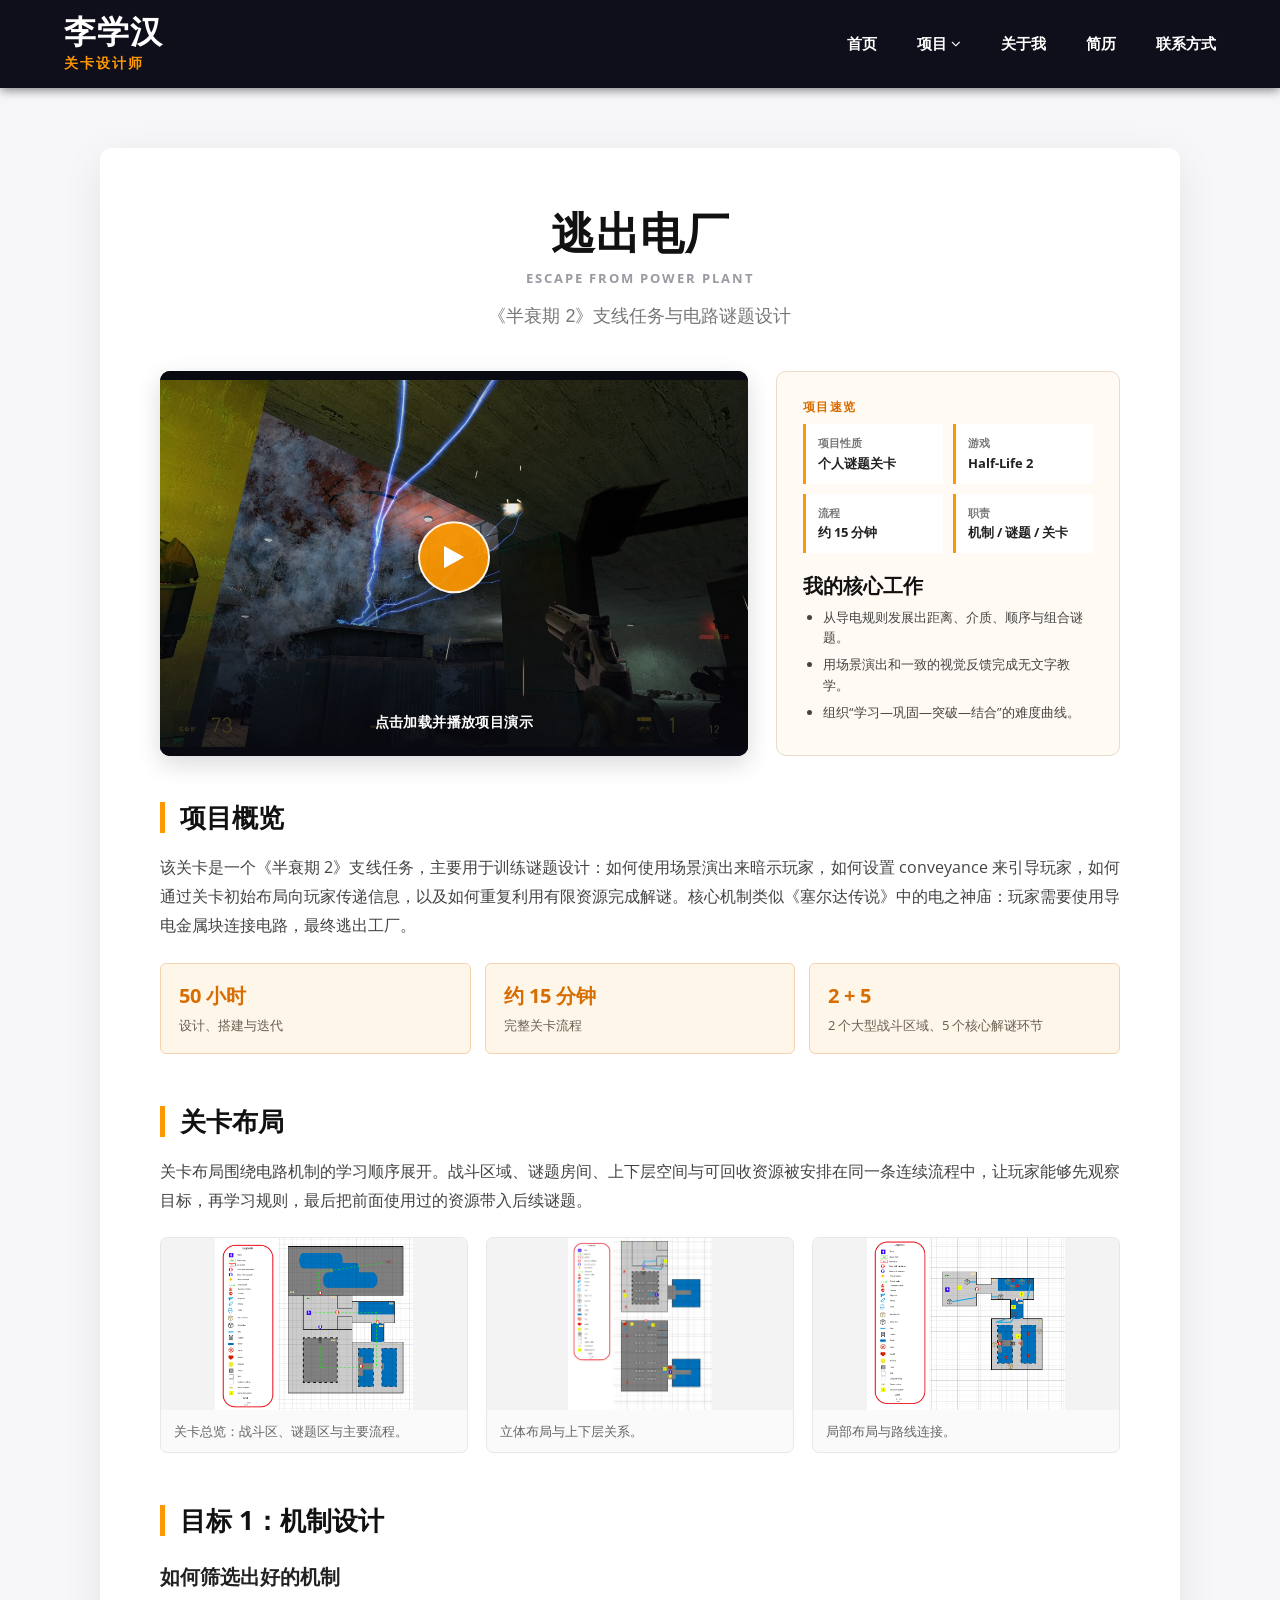
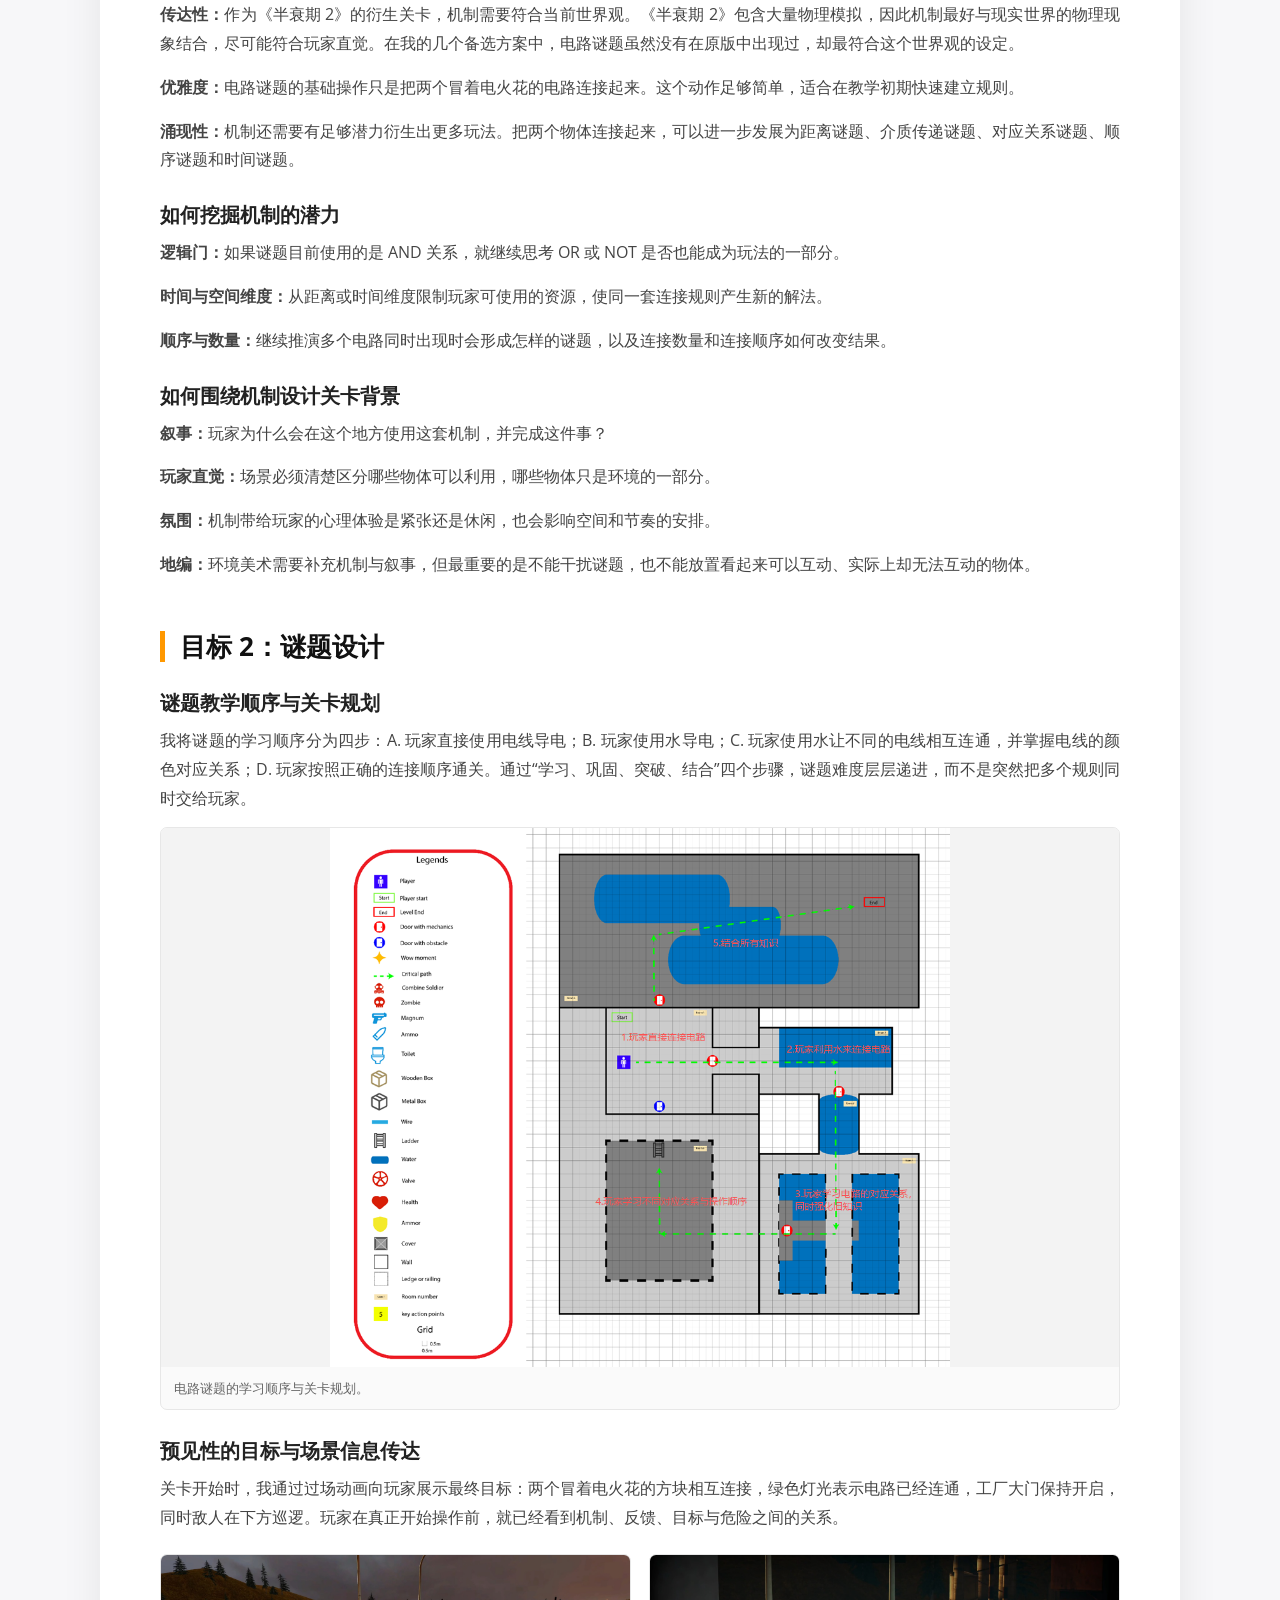
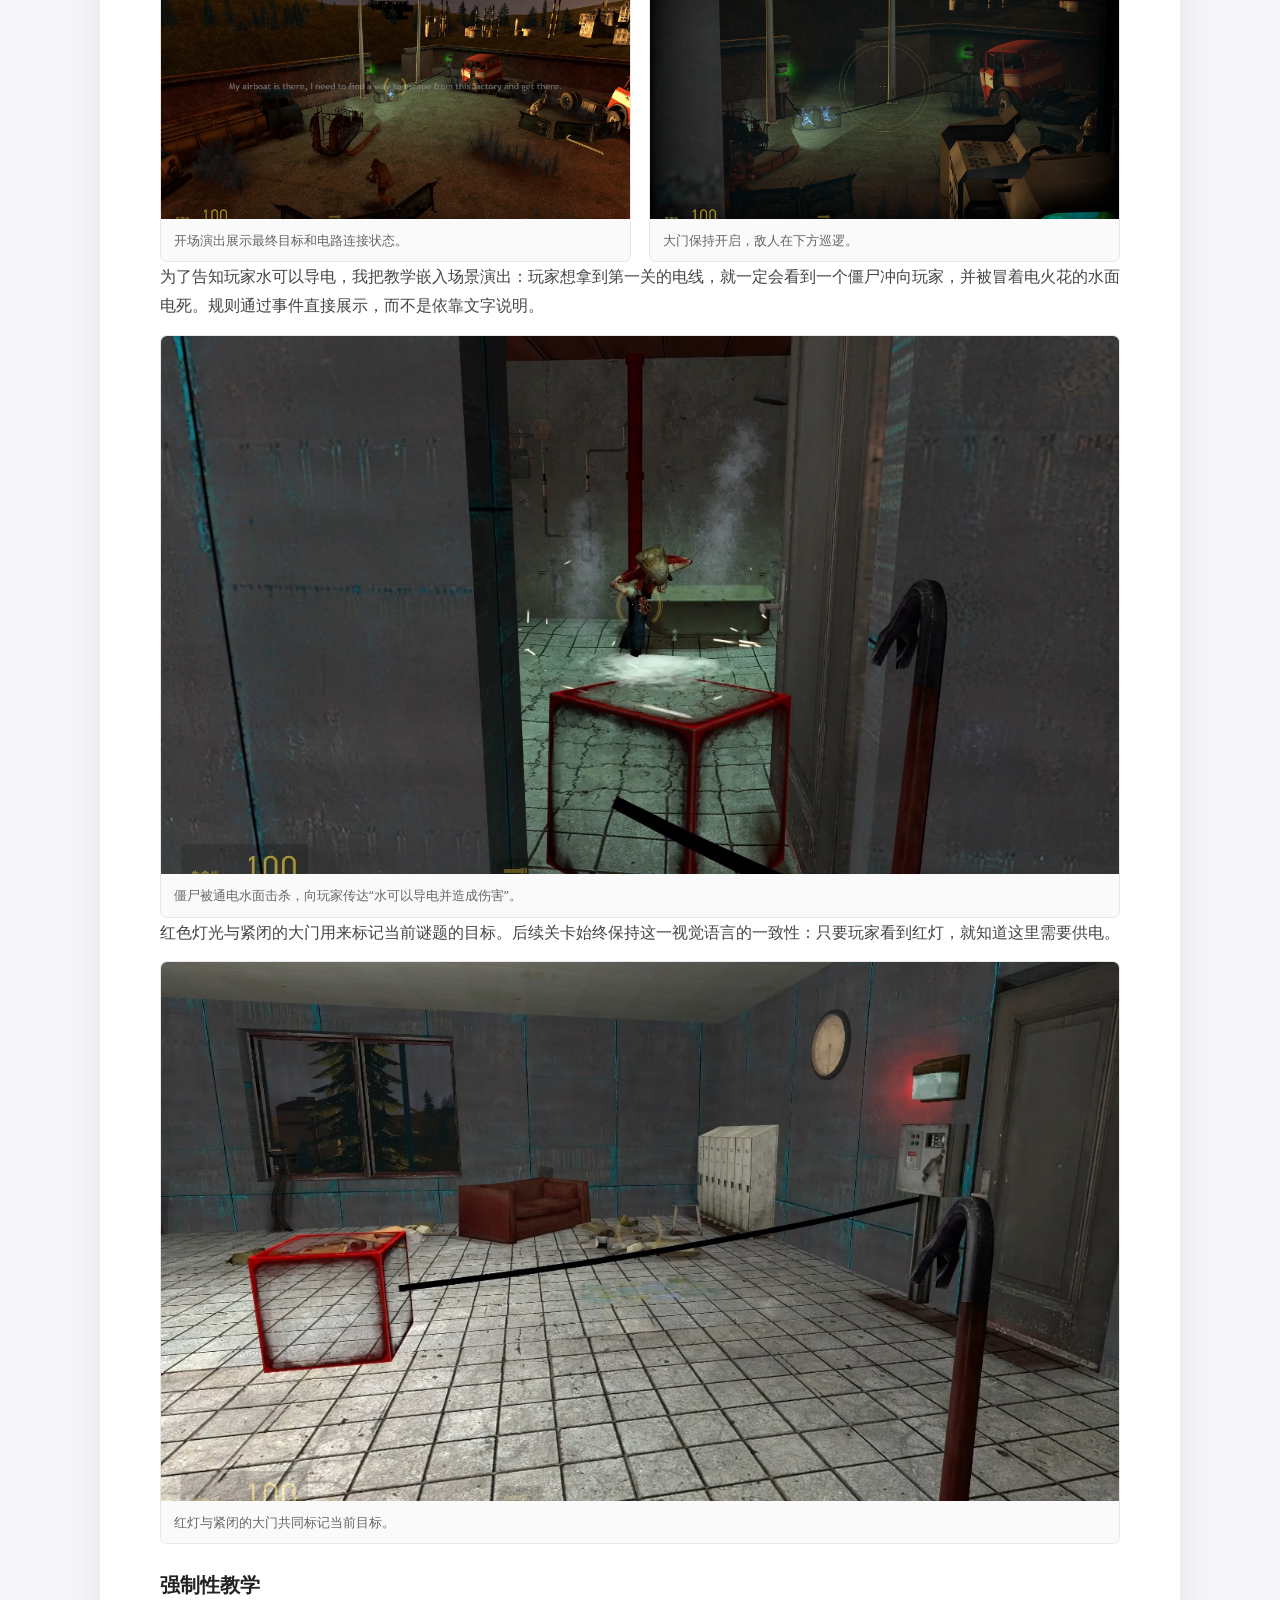
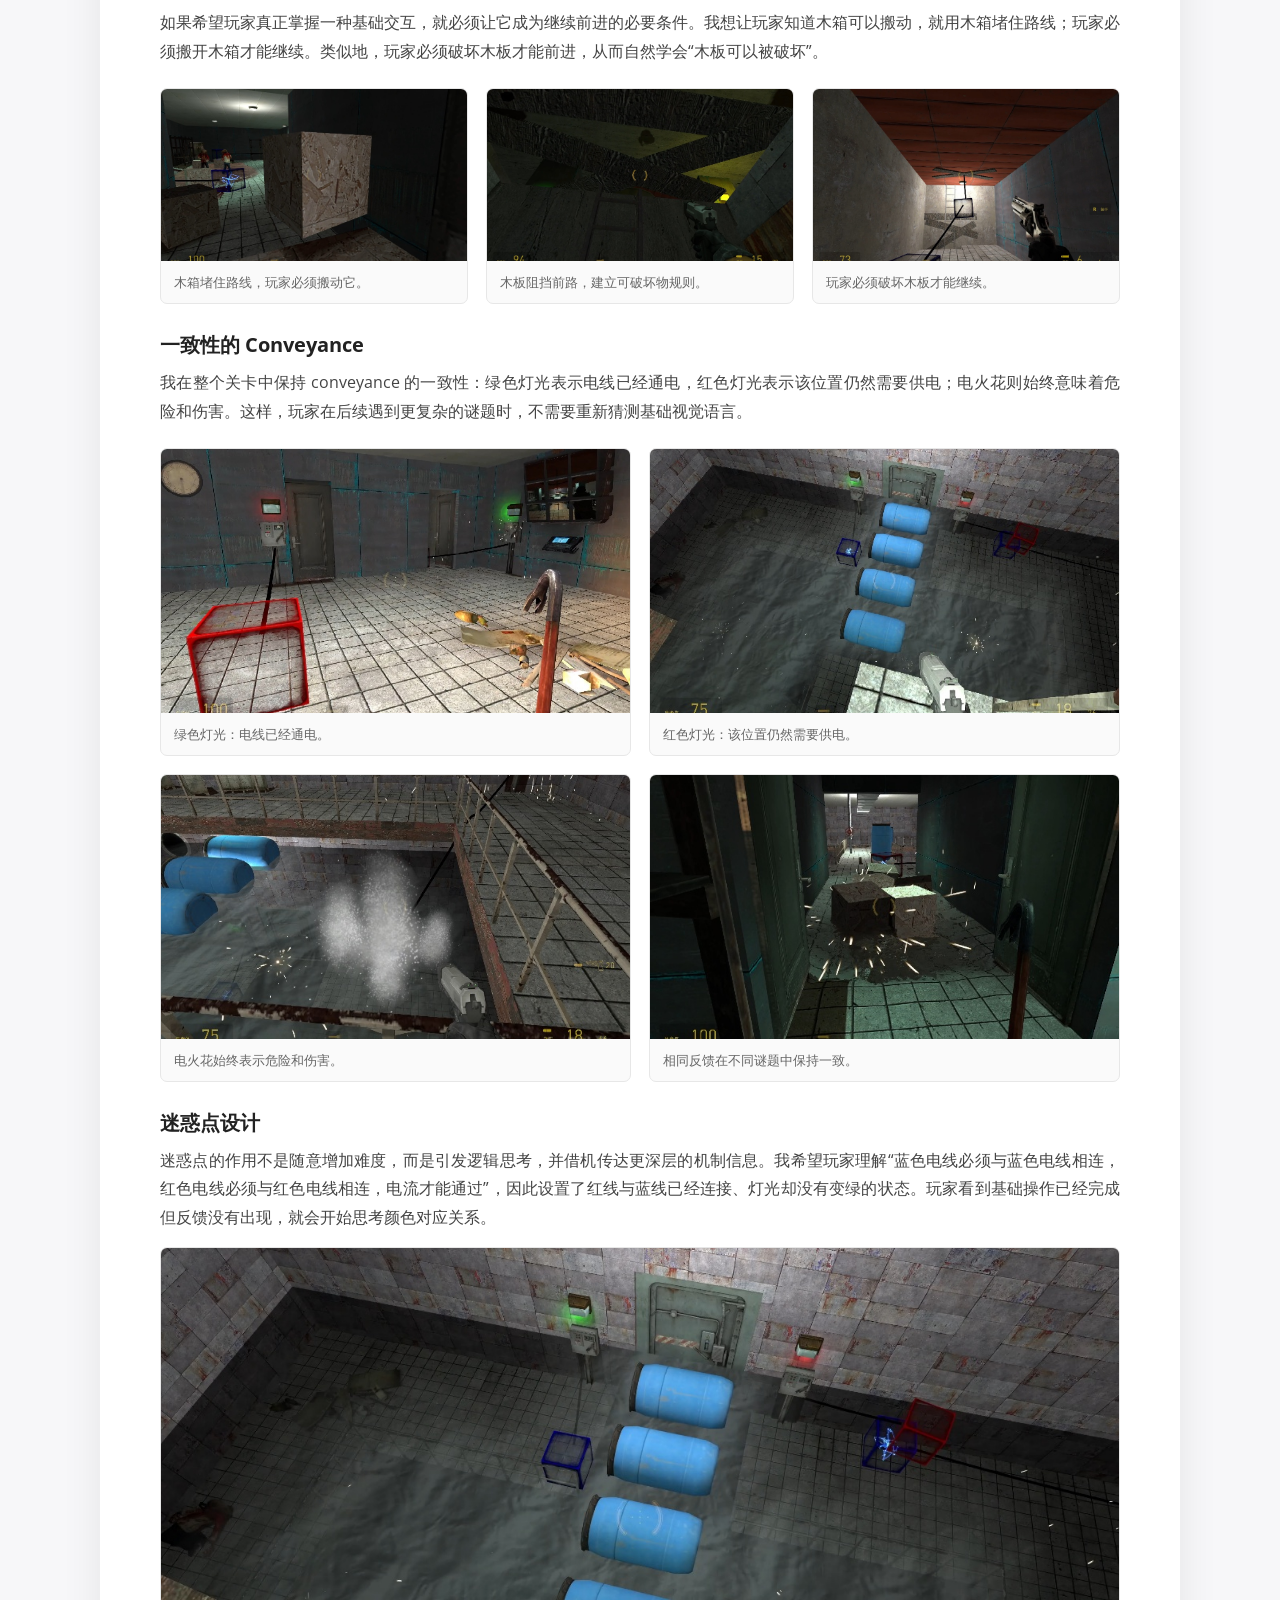
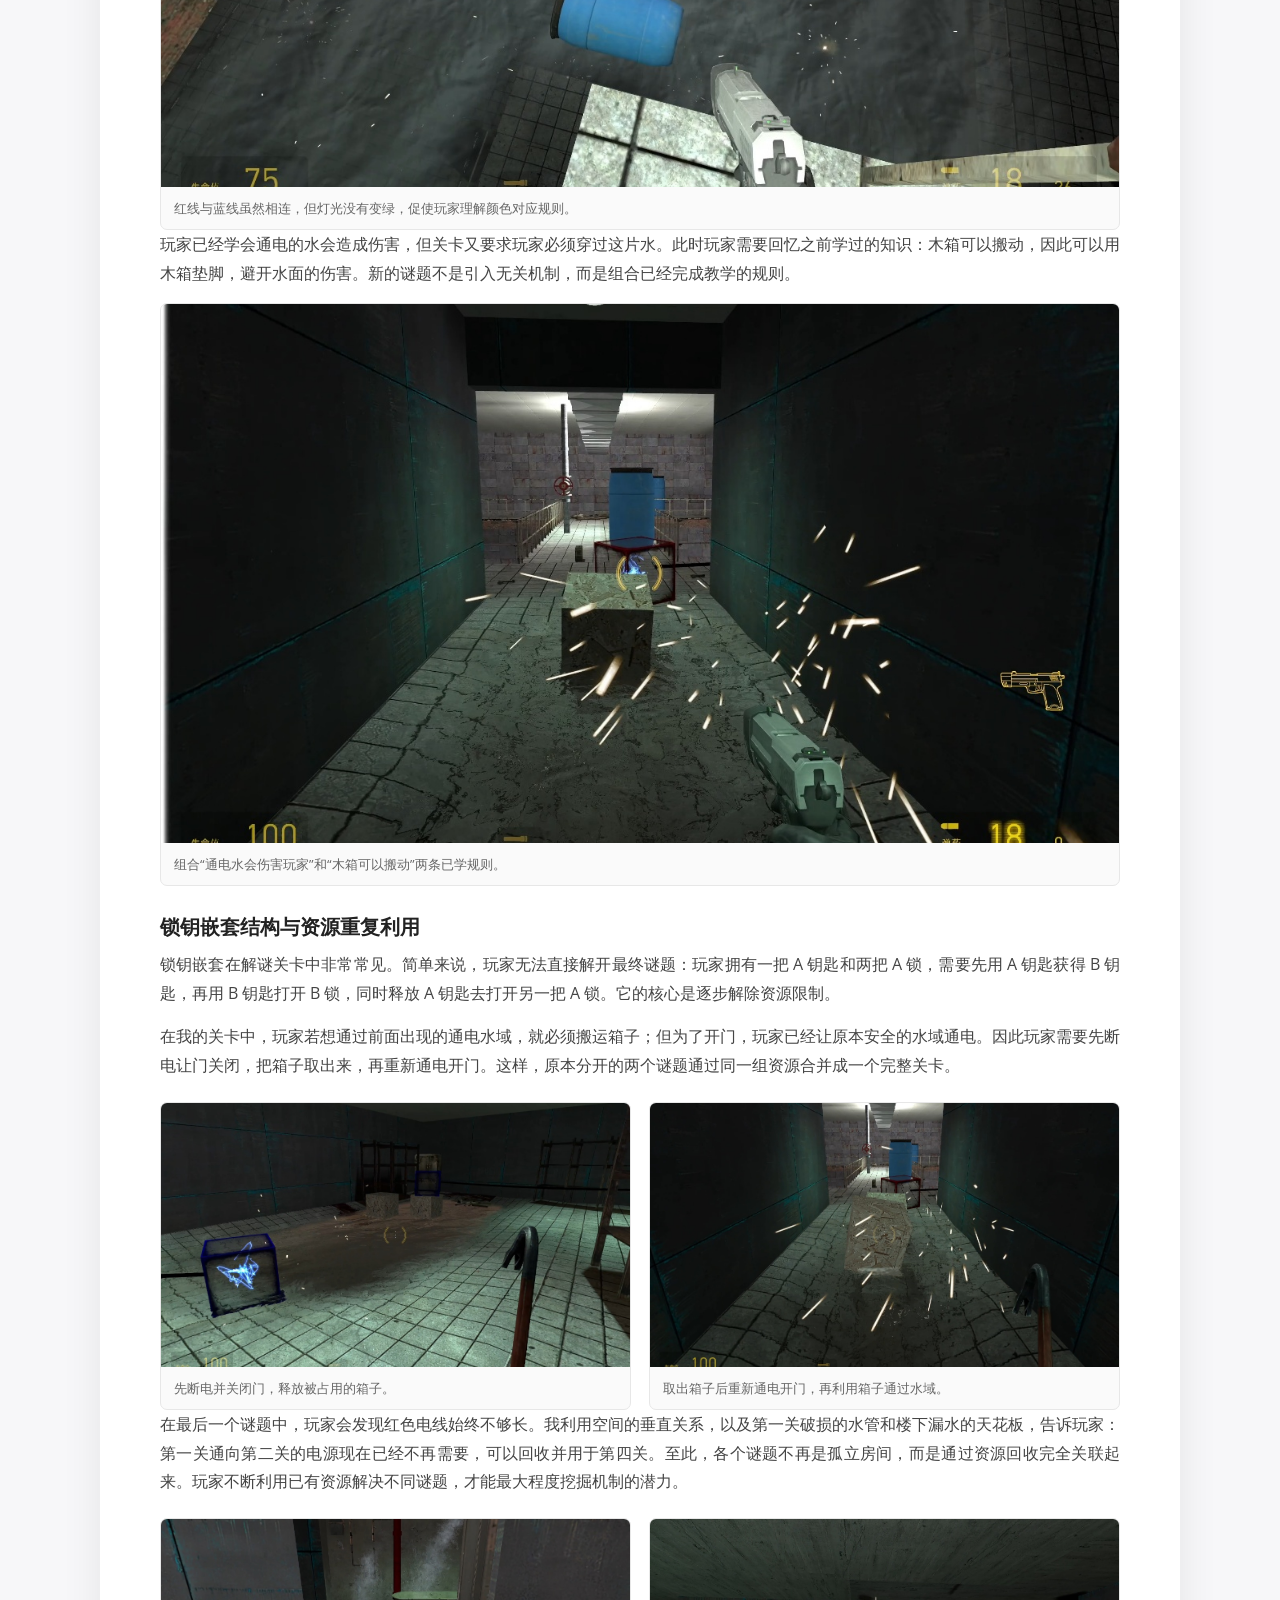
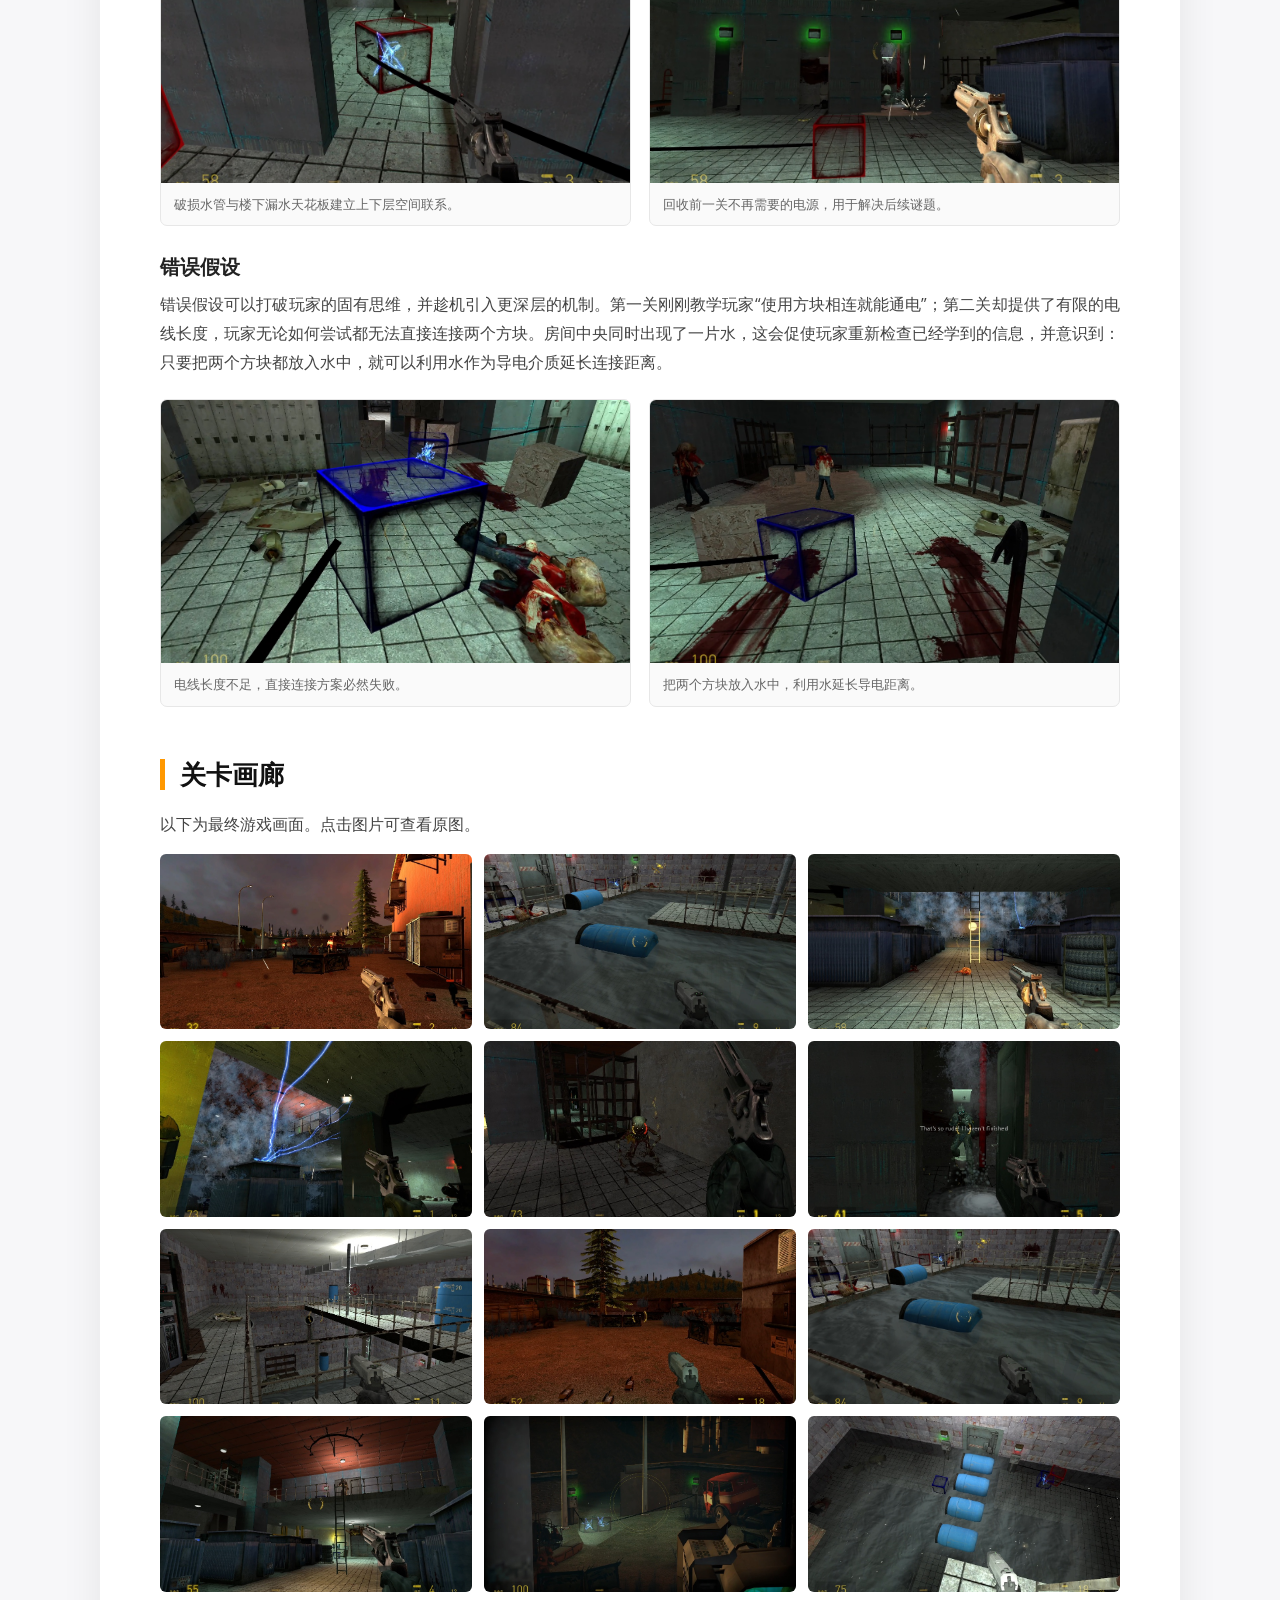
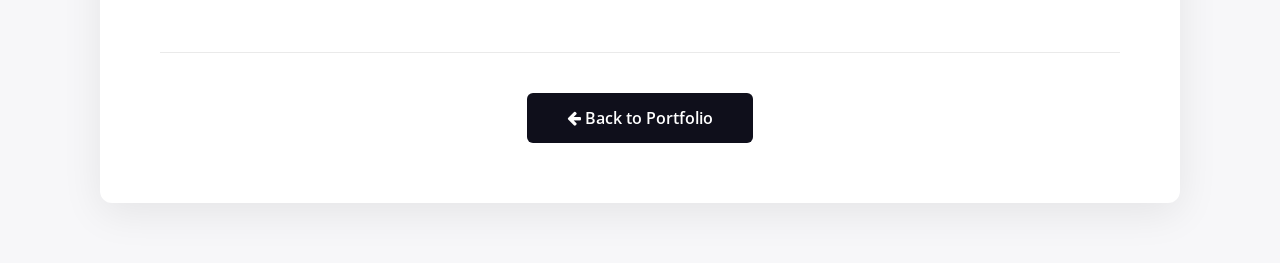
<file: project4.html>
<!DOCTYPE html>
<html lang="zh-CN">
<head>
	<title>逃出电厂 | 李学汉</title>
	<meta name="viewport" content="width=device-width, initial-scale=1">
	<meta http-equiv="Content-Type" content="text/html; charset=utf-8">
	<link href="css/bootstrap.css" rel="stylesheet" type="text/css" media="all">
	<link href="css/font-awesome.css" rel="stylesheet">
	<link href="https://fonts.googleapis.com/css?family=Jura:300,400,500,600" rel="stylesheet">
	<link href="https://fonts.googleapis.com/css?family=Open+Sans:400,600,700,800" rel="stylesheet">
	<style>
		body { margin:0; padding:0; font-family:'Open Sans','Microsoft YaHei',sans-serif; background:#f7f7f9; color:#333; }
		.my-clean-header { display:flex; justify-content:space-between; align-items:center; background:#0f0f1b; padding:15px 5%; position:sticky; top:0; z-index:99999; box-shadow:0 2px 10px rgba(0,0,0,.5); width:100%; box-sizing:border-box; }
		.my-clean-logo { display:flex; flex-direction:column; }
		.my-clean-logo a { color:#fff; text-decoration:none; font-size:32px; font-weight:bold; letter-spacing:1px; line-height:1; }
		.my-clean-logo a:hover, .my-clean-nav a:hover { color:#ff9800; text-decoration:none; }
		.job-title { color:#ff9800; font-size:14px; font-weight:600; letter-spacing:2px; margin-top:6px; text-transform:uppercase; }
		.my-clean-nav { display:flex; list-style:none; margin:0; padding:0; align-items:center; flex-wrap:wrap; }
		.my-clean-nav li { margin-left:40px; position:relative; }
		.my-clean-nav a { color:#fff; text-decoration:none; font-size:15px; font-weight:600; text-transform:uppercase; display:block; padding:15px 0; }
		.dropdown-content { display:none; position:absolute; background:#1a1a24; min-width:250px; box-shadow:0 8px 16px rgba(0,0,0,.5); z-index:1; top:100%; left:0; border-radius:4px; padding:10px 0; }
		.dropdown:hover .dropdown-content, .dropdown:focus-within .dropdown-content { display:block; }
		.dropdown-content a { color:#fff; padding:10px 20px; font-size:13px; text-transform:none; font-weight:400; border-left:3px solid transparent; }
		.dropdown-content a:hover { background:#2a2a3d; color:#ff9800; border-left-color:#ff9800; }
		.dropdown-category-title { padding:10px 20px 5px; color:#777; font-size:11px; text-transform:uppercase; letter-spacing:1px; font-weight:bold; border-bottom:1px solid #333; margin:5px 0; }
		.project-detail-container { max-width:1000px; margin:60px auto; padding:60px; background:#fff; box-shadow:0 10px 40px rgba(0,0,0,.08); border-radius:12px; box-sizing:border-box; }
		.project-header { text-align:center; margin-bottom:40px; }
		.project-header h1 { font-family:'Jura',sans-serif; font-size:44px; font-weight:700; margin:0 0 12px; color:#111; letter-spacing:1px; text-transform:uppercase; }
		.project-header .subtitle { font-size:18px; color:#777; margin:0; font-weight:500; }
		.video-wrapper { position:relative; padding-bottom:56.25%; height:0; overflow:hidden; border-radius:8px; background:#000; margin-bottom:50px; box-shadow:0 8px 25px rgba(0,0,0,.15); }
		.video-wrapper iframe { position:absolute; top:0; left:0; width:100%; height:100%; border:0; }
		.content-section { margin-bottom:52px; }
		.content-section h2 { font-size:26px; font-weight:bold; color:#111; margin:0 0 20px; padding-left:15px; border-left:5px solid #ff9800; line-height:1.2; }
		.content-section h3 { font-size:20px; font-weight:700; color:#222; margin:30px 0 12px; }
		.content-section p, .content-section li { font-size:16px; line-height:1.8; color:#444; }
		.content-section p { margin:0 0 15px; text-align:justify; }
		.fact-grid { display:grid; grid-template-columns:repeat(3,1fr); gap:14px; margin-top:24px; }
		.fact { background:#fff6ea; border:1px solid #f3d2ad; border-radius:6px; padding:18px; }
		.fact strong { display:block; color:#d76d00; font-size:20px; margin-bottom:4px; }
		.fact span { font-size:13px; color:#6a5d50; }
		.media-grid { display:grid; grid-template-columns:repeat(2,minmax(0,1fr)); gap:18px; margin-top:22px; }
		.media-grid.three { grid-template-columns:repeat(3,minmax(0,1fr)); }
		.media-card { margin:0; border:1px solid #e7e7e7; border-radius:7px; overflow:hidden; background:#fafafa; }
		.media-card a { display:block; background:#16161c; }
		.media-card img { width:100%; aspect-ratio:16/9; object-fit:cover; display:block; }
		.media-card img.contain { object-fit:contain; background:#f3f3f3; }
		.media-card figcaption { padding:11px 13px; font-size:13px; line-height:1.55; color:#666; }
		.note { padding:18px 20px; margin:20px 0; border-left:4px solid #ff9800; background:#fff6ea; color:#555; line-height:1.75; }
		.gallery-grid { display:grid; grid-template-columns:repeat(3,minmax(0,1fr)); gap:12px; }
		.gallery-grid a { display:block; overflow:hidden; border-radius:6px; background:#111; }
		.gallery-grid img { width:100%; aspect-ratio:16/9; object-fit:cover; display:block; transition:transform .3s ease; }
		.gallery-grid a:hover img { transform:scale(1.04); }
		.back-btn-container { text-align:center; margin-top:60px; border-top:1px solid #eaeaea; padding-top:40px; }
		.back-btn { background:#0f0f1b; color:#fff; padding:14px 40px; font-size:16px; font-weight:600; text-decoration:none; border-radius:6px; display:inline-block; }
		.back-btn:hover { background:#ff9800; color:#fff; text-decoration:none; }
		@media (max-width:1024px) { .project-detail-container { margin:40px 20px; padding:40px 30px; } }
		@media (max-width:768px) {
			.my-clean-header { flex-direction:column; padding:15px; position:relative; }
			.my-clean-logo { align-items:center; }
			.my-clean-nav { margin-top:15px; width:100%; justify-content:center; }
			.my-clean-nav li { margin:5px 10px; }
			.dropdown-content { position:absolute; left:50%; transform:translateX(-50%); }
			.project-detail-container { padding:30px 20px; margin:20px 10px; }
			.project-header h1 { font-size:32px; }
			.fact-grid, .media-grid, .media-grid.three, .gallery-grid { grid-template-columns:1fr; }
		}
	</style>
	<link href="css/portfolio-improvements.css" rel="stylesheet">
</head>
<body>
	<header class="my-clean-header">
		<div class="my-clean-logo">
			<a href="index.html" title="李学汉 - 关卡设计作品集">李学汉</a>
			<span class="job-title">关卡设计师</span>
		</div>
		<ul class="my-clean-nav">
			<li><a href="index.html">首页</a></li>
			<li class="dropdown">
				<a href="index.html#work" class="dropbtn">项目 <i class="fa fa-angle-down"></i></a>
				<div class="dropdown-content">
					<div class="dropdown-category-title">个人项目</div>
					<a href="project1.html">收容失效（星空）</a>
					<a href="project3.html">无效处方（星空）</a>
					<a href="project4.html">逃出电厂（半衰期 2）</a>
					<a href="project2.html">冷锋（多人竞技射击地图）</a>
					<div class="dropdown-category-title">团队项目</div>
					<a href="project7.html">花瓣宇航员（Petalnaut）</a>
					<a href="project8.html">仓鼠球竞速（Hamsterballin'）</a>
					<a href="project9.html">未公开项目</a>
					<div class="dropdown-category-title">Game Jam</div>
					<a href="project10.html">GGJ 2024：Health Not High</a>
					<a href="project11.html">LD 55：Summon</a>
					<a href="project12.html">GMTK 2024：Terrarium</a>
				</div>
			</li>
			<li><a href="index.html#about">关于我</a></li>
			<li><a class="resume-nav-link" href="resume.html">简历</a></li>
			<li><a href="index.html#contact">联系方式</a></li>
		</ul>
	</header>

	<div class="project-detail-container video-project-detail">
		<div class="project-header">
			<h1>逃出电厂</h1>
			<p class="project-title-en">Escape from Power Plant</p>
			<p class="subtitle">《半衰期 2》支线任务与电路谜题设计</p>
		</div>

		<section class="project-scan-summary" aria-label="项目速览">
			<div class="project-scan-media">
				<div class="video-wrapper click-video" data-video-src="https://player.bilibili.com/player.html?isOutside=true&amp;aid=116911761266152&amp;bvid=BV1HXNy6VE2R&amp;cid=39908215364&amp;p=1" data-video-title="Escape from Power Plant 项目演示">
					<button class="video-poster" type="button" aria-label="点击加载并播放逃出电厂项目演示">
						<img src="images/project4-cover.jpeg" alt="逃出电厂项目演示封面">
						<span class="video-play-button"><i class="fa fa-play" aria-hidden="true"></i></span>
						<span class="video-poster-label">点击加载并播放项目演示</span>
					</button>
				</div>
			</div>
			<div class="project-scan-panel">
				<p class="scan-eyebrow">项目速览</p>
				<div class="scan-facts">
					<div class="scan-fact"><strong>项目性质</strong><span>个人谜题关卡</span></div>
					<div class="scan-fact"><strong>游戏</strong><span>Half-Life 2</span></div>
					<div class="scan-fact"><strong>流程</strong><span>约 15 分钟</span></div>
					<div class="scan-fact"><strong>职责</strong><span>机制 / 谜题 / 关卡</span></div>
				</div>
				<h2>我的核心工作</h2>
				<ul class="scan-contributions">
					<li>从导电规则发展出距离、介质、顺序与组合谜题。</li>
					<li>用场景演出和一致的视觉反馈完成无文字教学。</li>
					<li>组织“学习—巩固—突破—结合”的难度曲线。</li>
				</ul>
			</div>
		</section>

		<div class="content-section">
			<h2>项目概览</h2>
			<p>该关卡是一个《半衰期 2》支线任务，主要用于训练谜题设计：如何使用场景演出来暗示玩家，如何设置 conveyance 来引导玩家，如何通过关卡初始布局向玩家传递信息，以及如何重复利用有限资源完成解谜。核心机制类似《塞尔达传说》中的电之神庙：玩家需要使用导电金属块连接电路，最终逃出工厂。</p>
			<div class="fact-grid">
				<div class="fact"><strong>50 小时</strong><span>设计、搭建与迭代</span></div>
				<div class="fact"><strong>约 15 分钟</strong><span>完整关卡流程</span></div>
				<div class="fact"><strong>2 + 5</strong><span>2 个大型战斗区域、5 个核心解谜环节</span></div>
			</div>
		</div>

		<div class="content-section">
			<h2>关卡布局</h2>
			<p>关卡布局围绕电路机制的学习顺序展开。战斗区域、谜题房间、上下层空间与可回收资源被安排在同一条连续流程中，让玩家能够先观察目标，再学习规则，最后把前面使用过的资源带入后续谜题。</p>
			<div class="media-grid three">
				<figure class="media-card"><a href="images/project4/image-002-fd08a50d45d6.png" target="_blank"><img class="contain" src="images/project4/image-002-fd08a50d45d6.png" alt="逃出电厂关卡总览"></a><figcaption>关卡总览：战斗区、谜题区与主要流程。</figcaption></figure>
				<figure class="media-card"><a href="images/project4/image-003-35e50e1008bc.png" target="_blank"><img class="contain" src="images/project4/image-003-35e50e1008bc.png" alt="逃出电厂立体布局"></a><figcaption>立体布局与上下层关系。</figcaption></figure>
				<figure class="media-card"><a href="images/project4/image-004-b8eee871277d.png" target="_blank"><img class="contain" src="images/project4/image-004-b8eee871277d.png" alt="逃出电厂局部布局"></a><figcaption>局部布局与路线连接。</figcaption></figure>
			</div>
		</div>

		<div class="content-section">
			<h2>目标 1：机制设计</h2>
			<h3>如何筛选出好的机制</h3>
			<p><strong>传达性：</strong>作为《半衰期 2》的衍生关卡，机制需要符合当前世界观。《半衰期 2》包含大量物理模拟，因此机制最好与现实世界的物理现象结合，尽可能符合玩家直觉。在我的几个备选方案中，电路谜题虽然没有在原版中出现过，却最符合这个世界观的设定。</p>
			<p><strong>优雅度：</strong>电路谜题的基础操作只是把两个冒着电火花的电路连接起来。这个动作足够简单，适合在教学初期快速建立规则。</p>
			<p><strong>涌现性：</strong>机制还需要有足够潜力衍生出更多玩法。把两个物体连接起来，可以进一步发展为距离谜题、介质传递谜题、对应关系谜题、顺序谜题和时间谜题。</p>

			<h3>如何挖掘机制的潜力</h3>
			<p><strong>逻辑门：</strong>如果谜题目前使用的是 AND 关系，就继续思考 OR 或 NOT 是否也能成为玩法的一部分。</p>
			<p><strong>时间与空间维度：</strong>从距离或时间维度限制玩家可使用的资源，使同一套连接规则产生新的解法。</p>
			<p><strong>顺序与数量：</strong>继续推演多个电路同时出现时会形成怎样的谜题，以及连接数量和连接顺序如何改变结果。</p>

			<h3>如何围绕机制设计关卡背景</h3>
			<p><strong>叙事：</strong>玩家为什么会在这个地方使用这套机制，并完成这件事？</p>
			<p><strong>玩家直觉：</strong>场景必须清楚区分哪些物体可以利用，哪些物体只是环境的一部分。</p>
			<p><strong>氛围：</strong>机制带给玩家的心理体验是紧张还是休闲，也会影响空间和节奏的安排。</p>
			<p><strong>地编：</strong>环境美术需要补充机制与叙事，但最重要的是不能干扰谜题，也不能放置看起来可以互动、实际上却无法互动的物体。</p>
		</div>

		<div class="content-section">
			<h2>目标 2：谜题设计</h2>
			<h3>谜题教学顺序与关卡规划</h3>
			<p>我将谜题的学习顺序分为四步：A. 玩家直接使用电线导电；B. 玩家使用水导电；C. 玩家使用水让不同的电线相互连通，并掌握电线的颜色对应关系；D. 玩家按照正确的连接顺序通关。通过“学习、巩固、突破、结合”四个步骤，谜题难度层层递进，而不是突然把多个规则同时交给玩家。</p>
			<figure class="media-card"><a href="images/project4/image-005-4c2bf3e151fe.png" target="_blank"><img class="contain" loading="lazy" src="images/project4/image-005-4c2bf3e151fe.png" alt="电路谜题学习顺序与关卡规划"></a><figcaption>电路谜题的学习顺序与关卡规划。</figcaption></figure>

			<h3>预见性的目标与场景信息传达</h3>
			<p>关卡开始时，我通过过场动画向玩家展示最终目标：两个冒着电火花的方块相互连接，绿色灯光表示电路已经连通，工厂大门保持开启，同时敌人在下方巡逻。玩家在真正开始操作前，就已经看到机制、反馈、目标与危险之间的关系。</p>
			<div class="media-grid">
				<figure class="media-card"><a href="images/project4/image-006-54b13a2eb962.jpeg" target="_blank"><img loading="lazy" src="images/project4/image-006-54b13a2eb962.jpeg" alt="开场演出展示最终目标"></a><figcaption>开场演出展示最终目标和电路连接状态。</figcaption></figure>
				<figure class="media-card"><a href="images/project4/image-007-ac2c061150da.jpeg" target="_blank"><img loading="lazy" src="images/project4/image-007-ac2c061150da.jpeg" alt="开场演出展示工厂大门和敌人"></a><figcaption>大门保持开启，敌人在下方巡逻。</figcaption></figure>
			</div>
			<p>为了告知玩家水可以导电，我把教学嵌入场景演出：玩家想拿到第一关的电线，就一定会看到一个僵尸冲向玩家，并被冒着电火花的水面电死。规则通过事件直接展示，而不是依靠文字说明。</p>
			<figure class="media-card"><a href="images/project4/image-008-e6b7df021e0c.jpeg" target="_blank"><img loading="lazy" src="images/project4/image-008-e6b7df021e0c.jpeg" alt="僵尸被通电水面击杀的教学演出"></a><figcaption>僵尸被通电水面击杀，向玩家传达“水可以导电并造成伤害”。</figcaption></figure>
			<p>红色灯光与紧闭的大门用来标记当前谜题的目标。后续关卡始终保持这一视觉语言的一致性：只要玩家看到红灯，就知道这里需要供电。</p>
			<figure class="media-card"><a href="images/project4/image-009-9b535621687c.jpeg" target="_blank"><img loading="lazy" src="images/project4/image-009-9b535621687c.jpeg" alt="红灯与紧闭大门标记谜题目标"></a><figcaption>红灯与紧闭的大门共同标记当前目标。</figcaption></figure>

			<h3>强制性教学</h3>
			<p>如果希望玩家真正掌握一种基础交互，就必须让它成为继续前进的必要条件。我想让玩家知道木箱可以搬动，就用木箱堵住路线；玩家必须搬开木箱才能继续。类似地，玩家必须破坏木板才能前进，从而自然学会“木板可以被破坏”。</p>
			<div class="media-grid three">
				<figure class="media-card"><a href="images/project4/image-010-df4bb1d2750c.jpeg" target="_blank"><img loading="lazy" src="images/project4/image-010-df4bb1d2750c.jpeg" alt="木箱堵路的强制教学"></a><figcaption>木箱堵住路线，玩家必须搬动它。</figcaption></figure>
				<figure class="media-card"><a href="images/project4/image-011-199d307b2d29.jpeg" target="_blank"><img loading="lazy" src="images/project4/image-011-199d307b2d29.jpeg" alt="可破坏木板教学一"></a><figcaption>木板阻挡前路，建立可破坏物规则。</figcaption></figure>
				<figure class="media-card"><a href="images/project4/image-012-38d7dcd9f9cb.jpeg" target="_blank"><img loading="lazy" src="images/project4/image-012-38d7dcd9f9cb.jpeg" alt="可破坏木板教学二"></a><figcaption>玩家必须破坏木板才能继续。</figcaption></figure>
			</div>

			<h3>一致性的 Conveyance</h3>
			<p>我在整个关卡中保持 conveyance 的一致性：绿色灯光表示电线已经通电，红色灯光表示该位置仍然需要供电；电火花则始终意味着危险和伤害。这样，玩家在后续遇到更复杂的谜题时，不需要重新猜测基础视觉语言。</p>
			<div class="media-grid">
				<figure class="media-card"><a href="images/project4/image-013-6932dc15e4f0.jpeg" target="_blank"><img loading="lazy" src="images/project4/image-013-6932dc15e4f0.jpeg" alt="绿色灯光表示已经通电"></a><figcaption>绿色灯光：电线已经通电。</figcaption></figure>
				<figure class="media-card"><a href="images/project4/image-014-dc259d58b9cc.jpeg" target="_blank"><img loading="lazy" src="images/project4/image-014-dc259d58b9cc.jpeg" alt="红色灯光表示需要供电"></a><figcaption>红色灯光：该位置仍然需要供电。</figcaption></figure>
				<figure class="media-card"><a href="images/project4/image-015-e8d695836c55.jpeg" target="_blank"><img loading="lazy" src="images/project4/image-015-e8d695836c55.jpeg" alt="电火花表示伤害一"></a><figcaption>电火花始终表示危险和伤害。</figcaption></figure>
				<figure class="media-card"><a href="images/project4/image-016-237e69a3d545.jpeg" target="_blank"><img loading="lazy" src="images/project4/image-016-237e69a3d545.jpeg" alt="电火花表示伤害二"></a><figcaption>相同反馈在不同谜题中保持一致。</figcaption></figure>
			</div>

			<h3>迷惑点设计</h3>
			<p>迷惑点的作用不是随意增加难度，而是引发逻辑思考，并借机传达更深层的机制信息。我希望玩家理解“蓝色电线必须与蓝色电线相连，红色电线必须与红色电线相连，电流才能通过”，因此设置了红线与蓝线已经连接、灯光却没有变绿的状态。玩家看到基础操作已经完成但反馈没有出现，就会开始思考颜色对应关系。</p>
			<figure class="media-card"><a href="images/project4/image-017-ee69b73275cc.jpeg" target="_blank"><img loading="lazy" src="images/project4/image-017-ee69b73275cc.jpeg" alt="红蓝电线错误连接的迷惑点"></a><figcaption>红线与蓝线虽然相连，但灯光没有变绿，促使玩家理解颜色对应规则。</figcaption></figure>
			<p>玩家已经学会通电的水会造成伤害，但关卡又要求玩家必须穿过这片水。此时玩家需要回忆之前学过的知识：木箱可以搬动，因此可以用木箱垫脚，避开水面的伤害。新的谜题不是引入无关机制，而是组合已经完成教学的规则。</p>
			<figure class="media-card"><a href="images/project4/image-018-5e04ccad8139.jpeg" target="_blank"><img loading="lazy" src="images/project4/image-018-5e04ccad8139.jpeg" alt="使用木箱通过通电水域"></a><figcaption>组合“通电水会伤害玩家”和“木箱可以搬动”两条已学规则。</figcaption></figure>

			<h3>锁钥嵌套结构与资源重复利用</h3>
			<p>锁钥嵌套在解谜关卡中非常常见。简单来说，玩家无法直接解开最终谜题：玩家拥有一把 A 钥匙和两把 A 锁，需要先用 A 钥匙获得 B 钥匙，再用 B 钥匙打开 B 锁，同时释放 A 钥匙去打开另一把 A 锁。它的核心是逐步解除资源限制。</p>
			<p>在我的关卡中，玩家若想通过前面出现的通电水域，就必须搬运箱子；但为了开门，玩家已经让原本安全的水域通电。因此玩家需要先断电让门关闭，把箱子取出来，再重新通电开门。这样，原本分开的两个谜题通过同一组资源合并成一个完整关卡。</p>
			<div class="media-grid">
				<figure class="media-card"><a href="images/project4/image-019-d0d2a4ede12d.jpeg" target="_blank"><img loading="lazy" src="images/project4/image-019-d0d2a4ede12d.jpeg" alt="锁钥嵌套结构第一步"></a><figcaption>先断电并关闭门，释放被占用的箱子。</figcaption></figure>
				<figure class="media-card"><a href="images/project4/image-020-8319a61e5d4a.jpeg" target="_blank"><img loading="lazy" src="images/project4/image-020-8319a61e5d4a.jpeg" alt="锁钥嵌套结构第二步"></a><figcaption>取出箱子后重新通电开门，再利用箱子通过水域。</figcaption></figure>
			</div>
			<p>在最后一个谜题中，玩家会发现红色电线始终不够长。我利用空间的垂直关系，以及第一关破损的水管和楼下漏水的天花板，告诉玩家：第一关通向第二关的电源现在已经不再需要，可以回收并用于第四关。至此，各个谜题不再是孤立房间，而是通过资源回收完全关联起来。玩家不断利用已有资源解决不同谜题，才能最大程度挖掘机制的潜力。</p>
			<div class="media-grid">
				<figure class="media-card"><a href="images/project4/image-021-5a024a5d5f1a.jpeg" target="_blank"><img loading="lazy" src="images/project4/image-021-5a024a5d5f1a.jpeg" alt="上下层空间提示资源可回收"></a><figcaption>破损水管与楼下漏水天花板建立上下层空间联系。</figcaption></figure>
				<figure class="media-card"><a href="images/project4/image-022-31d7a61b066b.jpeg" target="_blank"><img loading="lazy" src="images/project4/image-022-31d7a61b066b.jpeg" alt="回收前一关电源解决最终谜题"></a><figcaption>回收前一关不再需要的电源，用于解决后续谜题。</figcaption></figure>
			</div>

			<h3>错误假设</h3>
			<p>错误假设可以打破玩家的固有思维，并趁机引入更深层的机制。第一关刚刚教学玩家“使用方块相连就能通电”；第二关却提供了有限的电线长度，玩家无论如何尝试都无法直接连接两个方块。房间中央同时出现了一片水，这会促使玩家重新检查已经学到的信息，并意识到：只要把两个方块都放入水中，就可以利用水作为导电介质延长连接距离。</p>
			<div class="media-grid">
				<figure class="media-card"><a href="images/project4/image-023-b40405b19ad0.jpeg" target="_blank"><img loading="lazy" src="images/project4/image-023-b40405b19ad0.jpeg" alt="有限电线长度制造错误假设"></a><figcaption>电线长度不足，直接连接方案必然失败。</figcaption></figure>
				<figure class="media-card"><a href="images/project4/image-024-5e6fdefa1fce.jpeg" target="_blank"><img loading="lazy" src="images/project4/image-024-5e6fdefa1fce.jpeg" alt="利用水延长导电距离"></a><figcaption>把两个方块放入水中，利用水延长导电距离。</figcaption></figure>
			</div>
		</div>

		<div class="content-section">
			<h2>关卡画廊</h2>
			<p>以下为最终游戏画面。点击图片可查看原图。</p>
			<div class="gallery-grid">
				<a href="images/project4/image-025-29afcfaa5401.jpeg" target="_blank"><img loading="lazy" src="images/project4/image-025-29afcfaa5401.jpeg" alt="逃出电厂游戏截图 1"></a>
				<a href="images/project4/image-026-baeea2443899.jpeg" target="_blank"><img loading="lazy" src="images/project4/image-026-baeea2443899.jpeg" alt="逃出电厂游戏截图 2"></a>
				<a href="images/project4/image-027-0f82becc9209.jpeg" target="_blank"><img loading="lazy" src="images/project4/image-027-0f82becc9209.jpeg" alt="逃出电厂游戏截图 3"></a>
				<a href="images/project4/image-028-e43ec35466e2.jpeg" target="_blank"><img loading="lazy" src="images/project4/image-028-e43ec35466e2.jpeg" alt="逃出电厂游戏截图 4"></a>
				<a href="images/project4/image-029-5db4d7a9a8a5.jpeg" target="_blank"><img loading="lazy" src="images/project4/image-029-5db4d7a9a8a5.jpeg" alt="逃出电厂游戏截图 5"></a>
				<a href="images/project4/image-030-626d908bf096.jpeg" target="_blank"><img loading="lazy" src="images/project4/image-030-626d908bf096.jpeg" alt="逃出电厂游戏截图 6"></a>
				<a href="images/project4/image-031-546b72f4ed37.jpeg" target="_blank"><img loading="lazy" src="images/project4/image-031-546b72f4ed37.jpeg" alt="逃出电厂游戏截图 7"></a>
				<a href="images/project4/image-032-d57e9bb364c5.jpeg" target="_blank"><img loading="lazy" src="images/project4/image-032-d57e9bb364c5.jpeg" alt="逃出电厂游戏截图 8"></a>
				<a href="images/project4/image-033-3e91e83fd8ff.jpeg" target="_blank"><img loading="lazy" src="images/project4/image-033-3e91e83fd8ff.jpeg" alt="逃出电厂游戏截图 9"></a>
				<a href="images/project4/image-034-458a7d39fe97.jpeg" target="_blank"><img loading="lazy" src="images/project4/image-034-458a7d39fe97.jpeg" alt="逃出电厂游戏截图 10"></a>
				<a href="images/project4/image-035-a096dd24c641.jpeg" target="_blank"><img loading="lazy" src="images/project4/image-035-a096dd24c641.jpeg" alt="逃出电厂游戏截图 11"></a>
				<a href="images/project4/image-036-84b8d2c2c8d4.jpeg" target="_blank"><img loading="lazy" src="images/project4/image-036-84b8d2c2c8d4.jpeg" alt="逃出电厂游戏截图 12"></a>
			</div>
		</div>

		<div class="back-btn-container">
			<a href="index.html#work" class="back-btn"><i class="fa fa-arrow-left"></i> Back to Portfolio</a>
		</div>
	</div>

	<script src="js/jquery-2.2.3.min.js"></script>
	<script src="js/click-to-play.js"></script>
</body>
</html>
</file>
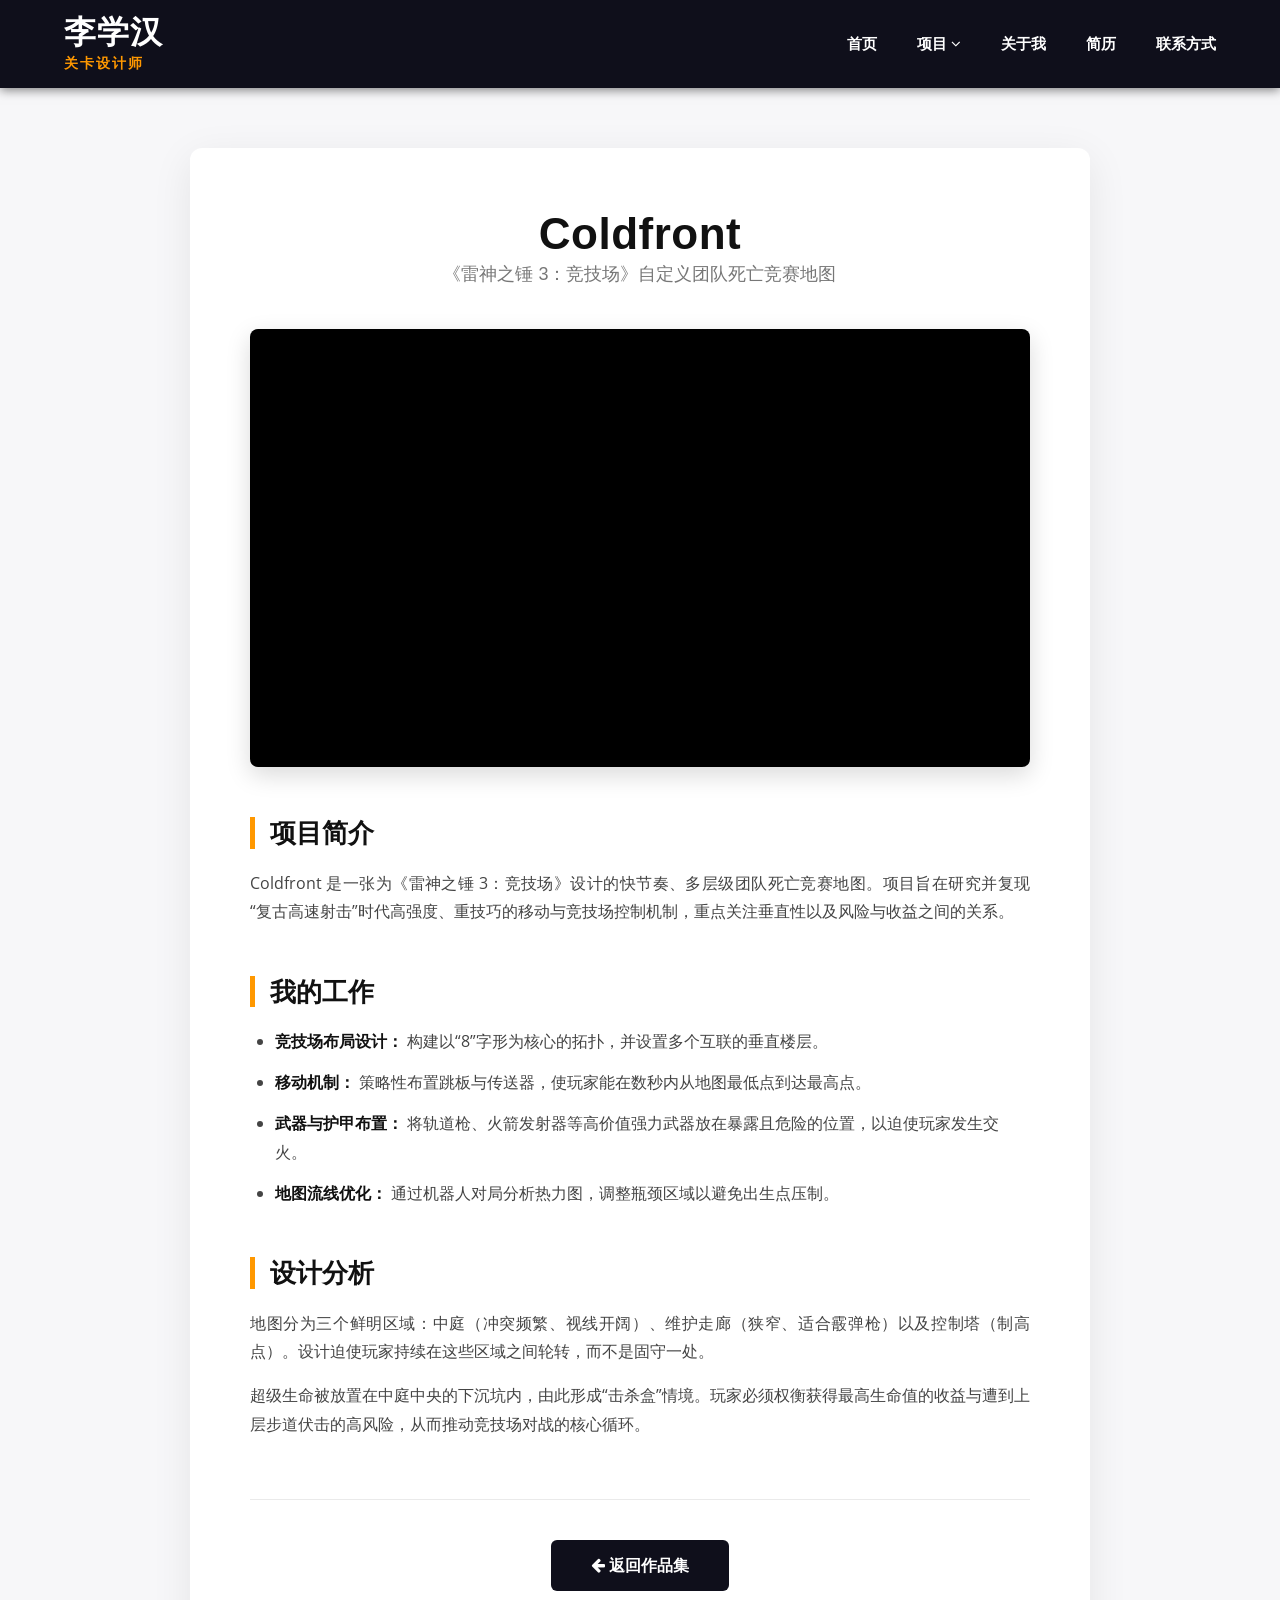
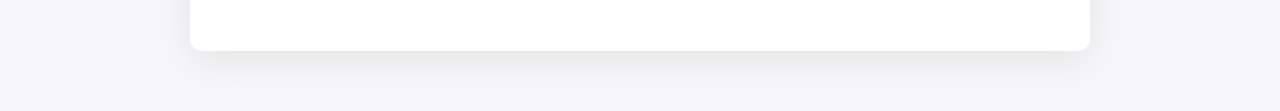
<file: project5.html>
<!DOCTYPE html>

<html lang="zh-CN">
<head>
<title>Coldfront | 李学汉</title>
<meta content="width=device-width, initial-scale=1" name="viewport"/>
<meta content="text/html; charset=utf-8" http-equiv="Content-Type"/>
<link href="css/bootstrap.css" media="all" rel="stylesheet" type="text/css"/>
<link href="css/font-awesome.css" rel="stylesheet"/>
<link href="https://fonts.googleapis.com/css?family=Questrial" rel="stylesheet"/>
<link href="https://fonts.googleapis.com/css?family=Jura:300,400,500,600" rel="stylesheet"/>
<link href="//fonts.googleapis.com/css?family=Open+Sans:400,300,300italic,400italic,600,600italic,700,700italic,800,800italic" rel="stylesheet" type="text/css"/>
<style>
		body { margin: 0; padding: 0; font-family: 'Open Sans', 'Microsoft YaHei', 'PingFang SC', 'Noto Sans CJK SC', sans-serif; background-color: #f7f7f9; color: #333; }
		.my-clean-header { display: flex; justify-content: space-between; align-items: center; background: #0f0f1b; padding: 15px 5%; position: sticky; top: 0; z-index: 99999; box-shadow: 0 2px 10px rgba(0,0,0,0.5); width: 100%; box-sizing: border-box; }
		.my-clean-logo { display: flex; flex-direction: column; }
		.my-clean-logo a { color: #ffffff; text-decoration: none; font-size: 32px; font-weight: bold; letter-spacing: 1px; transition: color 0.3s ease; line-height: 1; }
		.my-clean-logo a:hover { color: #ff9800; text-decoration: none; }
		.job-title { color: #ff9800; font-size: 14px; font-weight: 600; letter-spacing: 2px; margin-top: 6px; text-transform: uppercase; }
		.my-clean-nav { display: flex; list-style: none; margin: 0; padding: 0; align-items: center; flex-wrap: wrap; }
		.my-clean-nav li { margin-left: 40px; position: relative; } 
		.my-clean-nav a { color: #ffffff; text-decoration: none; font-size: 15px; font-weight: 600; text-transform: uppercase; transition: color 0.3s ease; display: block; padding: 15px 0; }
		.my-clean-nav a:hover { color: #ff9800; text-decoration: none; }
		.dropdown-content { display: none; position: absolute; background-color: #1a1a24; min-width: 250px; box-shadow: 0px 8px 16px 0px rgba(0,0,0,0.5); z-index: 1; top: 100%; left: 0; border-radius: 4px; padding: 10px 0; }
		.dropdown:hover .dropdown-content { display: block; }
		.dropdown-content a { color: #fff; padding: 10px 20px; text-decoration: none; display: block; font-size: 13px; text-transform: none; font-weight: 400; transition: 0.2s; border-left: 3px solid transparent; }
		.dropdown-content a:hover { background-color: #2a2a3d; color: #ff9800; border-left: 3px solid #ff9800; }
		.dropdown-category-title { padding: 10px 20px 5px 20px; color: #777; font-size: 11px; text-transform: uppercase; letter-spacing: 1px; font-weight: bold; border-bottom: 1px solid #333; margin-bottom: 5px; margin-top: 5px; pointer-events: none; }
		.project-detail-container { max-width: 900px; margin: 60px auto; padding: 60px; background: #ffffff; box-shadow: 0 10px 40px rgba(0,0,0,0.08); border-radius: 12px; box-sizing: border-box; }
		.project-header { text-align: center; margin-bottom: 40px; }
		.project-header h1 { font-size: 42px; font-weight: 800; margin: 0 0 15px 0; color: #111; letter-spacing: 1px; text-transform: uppercase; }
		.project-header p.subtitle { font-size: 18px; color: #777; margin: 0; font-weight: 500; }
		.video-wrapper { position: relative; padding-bottom: 56.25%; height: 0; overflow: hidden; border-radius: 8px; background: #000; margin-bottom: 50px; box-shadow: 0 8px 25px rgba(0,0,0,0.15); }
		.video-wrapper iframe, .video-wrapper video { position: absolute; top: 0; left: 0; width: 100%; height: 100%; border: none; }
		.content-section { margin-bottom: 50px; }
		.content-section h2 { font-size: 26px; font-weight: bold; color: #111; margin-bottom: 20px; padding-left: 15px; border-left: 5px solid #ff9800; line-height: 1.2; }
		.content-section p { font-size: 16px; line-height: 1.8; color: #444; text-align: justify; margin-bottom: 15px; }
		.contribution-list { font-size: 16px; line-height: 1.8; color: #444; margin-bottom: 15px; padding-left: 25px; }
		.contribution-list li { margin-bottom: 12px; }
		.contribution-list li strong { color: #111; font-weight: 700; }
		.back-btn-container { text-align: center; margin-top: 60px; border-top: 1px solid #eaeaea; padding-top: 40px; }
		.back-btn { background-color: #0f0f1b; color: #fff; padding: 14px 40px; font-size: 16px; font-weight: 600; text-decoration: none; border-radius: 6px; transition: background-color 0.3s ease, transform 0.3s ease; display: inline-block; }
		.back-btn:hover { background-color: #ff9800; color: #fff; text-decoration: none; transform: translateY(-3px); box-shadow: 0 6px 15px rgba(255,152,0,0.3); }

		@media (max-width: 1024px) { .project-detail-container { margin: 40px 20px; padding: 40px 30px; } }
		@media (max-width: 768px) {
			.my-clean-header { flex-direction: column; padding: 15px; }
			.my-clean-logo { align-items: center; }
			.my-clean-nav { margin-top: 15px; width: 100%; justify-content: center; }
			.my-clean-nav li { margin: 5px 10px; }
			.dropdown-content { position: static; display: none; box-shadow: none; background: #222; width: 100%; }
			.dropdown:hover .dropdown-content { display: block; }
			.project-detail-container { padding: 30px 20px; margin: 20px 10px; }
			.project-header h1 { font-size: 32px; }
		}
	</style>
	<link href="css/portfolio-improvements.css" rel="stylesheet">
</head>
<body>
	<header class="my-clean-header">
		<div class="my-clean-logo">
			<a href="index.html" title="李学汉 - 关卡设计作品集">李学汉</a>
			<span class="job-title">关卡设计师</span>
		</div>
		<ul class="my-clean-nav">
			<li><a href="index.html">首页</a></li>
			<li class="dropdown">
				<a href="index.html#work" class="dropbtn">项目 <i class="fa fa-angle-down"></i></a>
				<div class="dropdown-content">
					<div class="dropdown-category-title">个人项目</div>
					<a href="project1.html">收容失效（星空）</a>
					<a href="project3.html">无效处方（星空）</a>
					<a href="project4.html">逃出电厂（半衰期 2）</a>
					<a href="project2.html">冷锋（多人竞技射击地图）</a>
					<div class="dropdown-category-title">团队项目</div>
					<a href="project7.html">花瓣宇航员（Petalnaut）</a>
					<a href="project8.html">仓鼠球竞速（Hamsterballin'）</a>
					<a href="project9.html">未公开项目</a>
					<div class="dropdown-category-title">Game Jam</div>
					<a href="project10.html">GGJ 2024：Health Not High</a>
					<a href="project11.html">LD 55：Summon</a>
					<a href="project12.html">GMTK 2024：Terrarium</a>
				</div>
			</li>
			<li><a href="index.html#about">关于我</a></li>
			<li><a class="resume-nav-link" href="resume.html">简历</a></li>
			<li><a href="index.html#contact">联系方式</a></li>
		</ul>
	</header>
<div class="project-detail-container">
<div class="project-header">
<h1>Coldfront</h1>
<p class="subtitle">《雷神之锤 3：竞技场》自定义团队死亡竞赛地图</p>
</div>
<div class="video-wrapper">
<iframe allowfullscreen="" src="https://www.youtube.com/embed/dQw4w9WgXcQ" title="项目 5 视频占位"></iframe>
</div>
<div class="content-section">
<h2>项目简介</h2>
<p>Coldfront 是一张为《雷神之锤 3：竞技场》设计的快节奏、多层级团队死亡竞赛地图。项目旨在研究并复现“复古高速射击”时代高强度、重技巧的移动与竞技场控制机制，重点关注垂直性以及风险与收益之间的关系。</p>
</div>
<div class="content-section">
<h2>我的工作</h2>
<ul class="contribution-list">
<li><strong>竞技场布局设计：</strong> 构建以“8”字形为核心的拓扑，并设置多个互联的垂直楼层。</li>
<li><strong>移动机制：</strong> 策略性布置跳板与传送器，使玩家能在数秒内从地图最低点到达最高点。</li>
<li><strong>武器与护甲布置：</strong> 将轨道枪、火箭发射器等高价值强力武器放在暴露且危险的位置，以迫使玩家发生交火。</li>
<li><strong>地图流线优化：</strong> 通过机器人对局分析热力图，调整瓶颈区域以避免出生点压制。</li>
</ul>
</div>
<div class="content-section">
<h2>设计分析</h2>
<p>地图分为三个鲜明区域：中庭（冲突频繁、视线开阔）、维护走廊（狭窄、适合霰弹枪）以及控制塔（制高点）。设计迫使玩家持续在这些区域之间轮转，而不是固守一处。</p>
<p>超级生命被放置在中庭中央的下沉坑内，由此形成“击杀盒”情境。玩家必须权衡获得最高生命值的收益与遭到上层步道伏击的高风险，从而推动竞技场对战的核心循环。</p>
</div>
<div class="back-btn-container">
<a class="back-btn" href="index.html#work"><i class="fa fa-arrow-left"></i> 返回作品集</a>
</div>
</div>
<script src="js/jquery-2.2.3.min.js"></script>
</body>
</html>
</file>
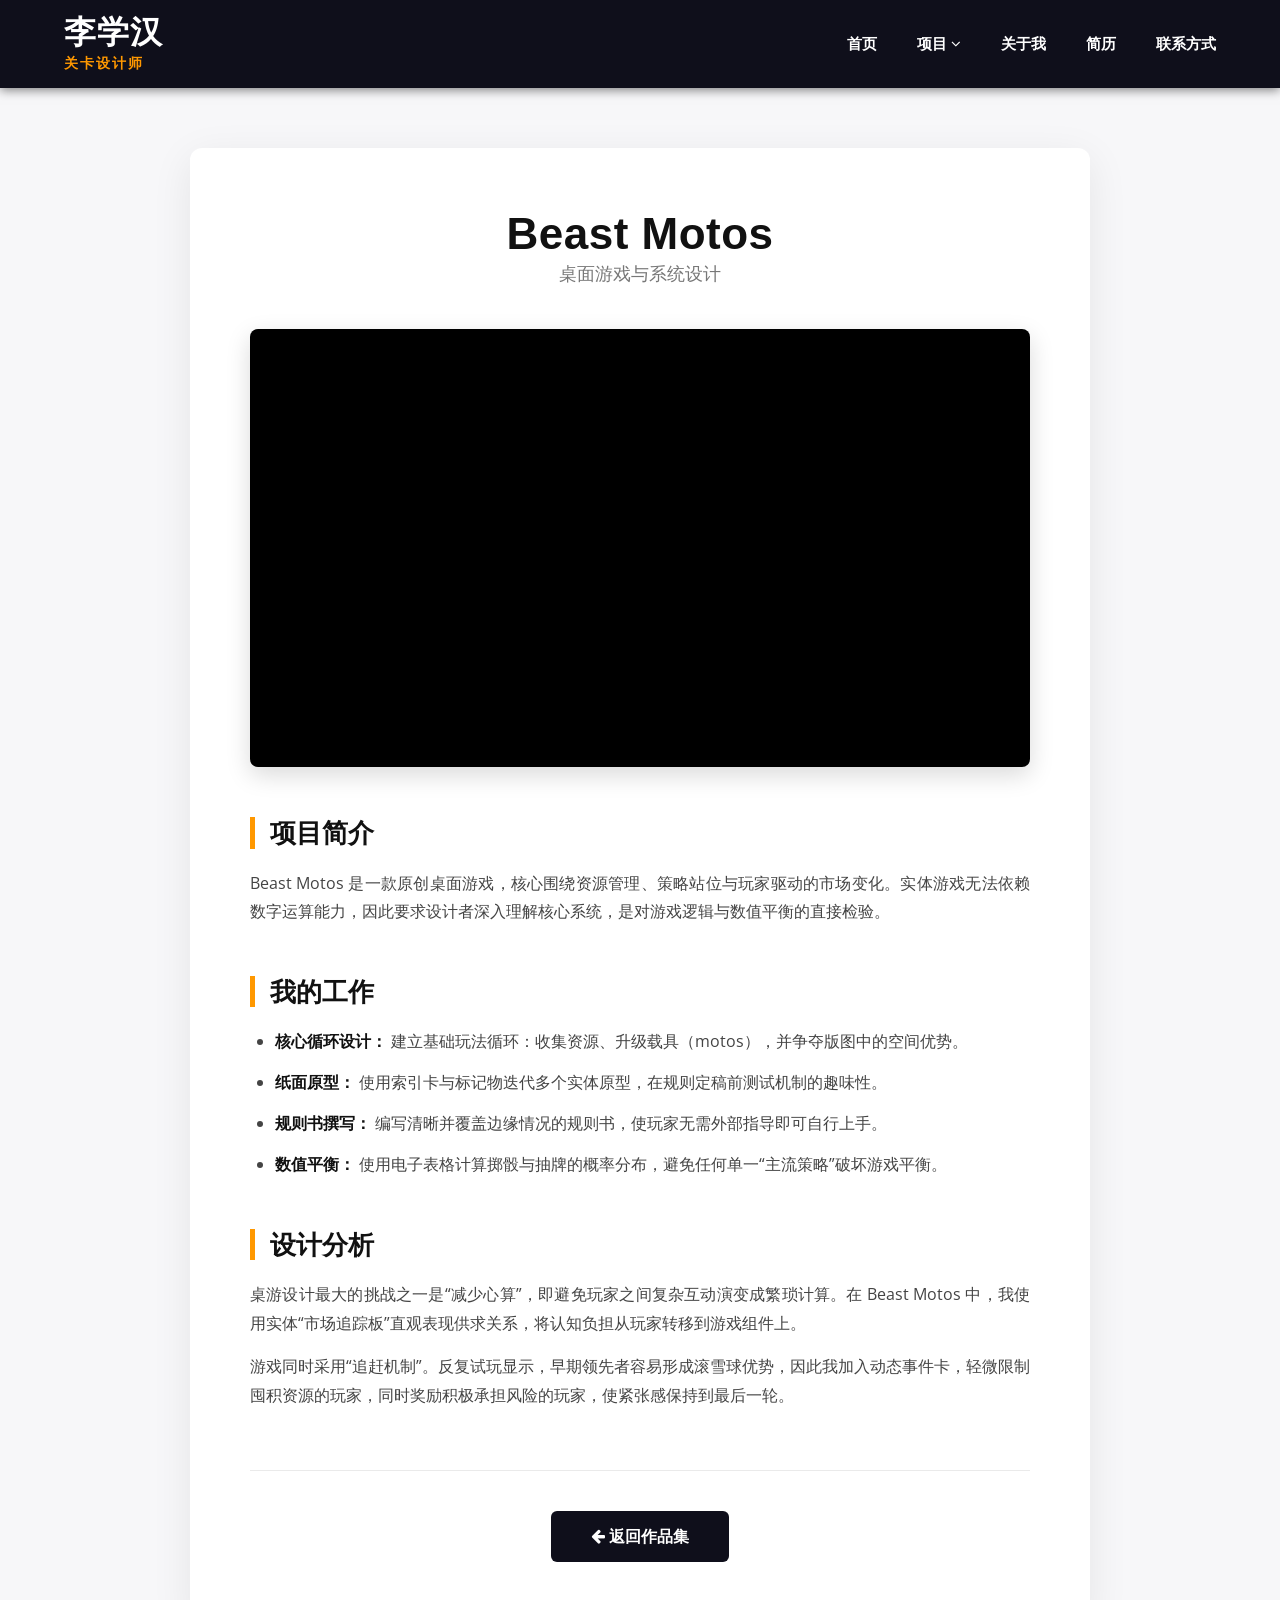
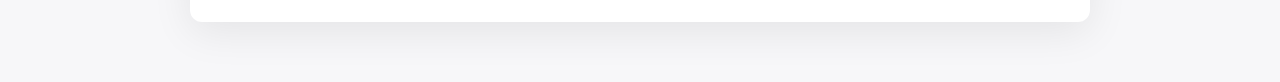
<file: project6.html>
<!DOCTYPE html>

<html lang="zh-CN">
<head>
<title>Beast Motos | 李学汉</title>
<meta content="width=device-width, initial-scale=1" name="viewport"/>
<meta content="text/html; charset=utf-8" http-equiv="Content-Type"/>
<link href="css/bootstrap.css" media="all" rel="stylesheet" type="text/css"/>
<link href="css/font-awesome.css" rel="stylesheet"/>
<link href="https://fonts.googleapis.com/css?family=Questrial" rel="stylesheet"/>
<link href="https://fonts.googleapis.com/css?family=Jura:300,400,500,600" rel="stylesheet"/>
<link href="//fonts.googleapis.com/css?family=Open+Sans:400,300,300italic,400italic,600,600italic,700,700italic,800,800italic" rel="stylesheet" type="text/css"/>
<style>
		body { margin: 0; padding: 0; font-family: 'Open Sans', 'Microsoft YaHei', 'PingFang SC', 'Noto Sans CJK SC', sans-serif; background-color: #f7f7f9; color: #333; }
		.my-clean-header { display: flex; justify-content: space-between; align-items: center; background: #0f0f1b; padding: 15px 5%; position: sticky; top: 0; z-index: 99999; box-shadow: 0 2px 10px rgba(0,0,0,0.5); width: 100%; box-sizing: border-box; }
		.my-clean-logo { display: flex; flex-direction: column; }
		.my-clean-logo a { color: #ffffff; text-decoration: none; font-size: 32px; font-weight: bold; letter-spacing: 1px; transition: color 0.3s ease; line-height: 1; }
		.my-clean-logo a:hover { color: #ff9800; text-decoration: none; }
		.job-title { color: #ff9800; font-size: 14px; font-weight: 600; letter-spacing: 2px; margin-top: 6px; text-transform: uppercase; }
		.my-clean-nav { display: flex; list-style: none; margin: 0; padding: 0; align-items: center; flex-wrap: wrap; }
		.my-clean-nav li { margin-left: 40px; position: relative; } 
		.my-clean-nav a { color: #ffffff; text-decoration: none; font-size: 15px; font-weight: 600; text-transform: uppercase; transition: color 0.3s ease; display: block; padding: 15px 0; }
		.my-clean-nav a:hover { color: #ff9800; text-decoration: none; }
		.dropdown-content { display: none; position: absolute; background-color: #1a1a24; min-width: 250px; box-shadow: 0px 8px 16px 0px rgba(0,0,0,0.5); z-index: 1; top: 100%; left: 0; border-radius: 4px; padding: 10px 0; }
		.dropdown:hover .dropdown-content { display: block; }
		.dropdown-content a { color: #fff; padding: 10px 20px; text-decoration: none; display: block; font-size: 13px; text-transform: none; font-weight: 400; transition: 0.2s; border-left: 3px solid transparent; }
		.dropdown-content a:hover { background-color: #2a2a3d; color: #ff9800; border-left: 3px solid #ff9800; }
		.dropdown-category-title { padding: 10px 20px 5px 20px; color: #777; font-size: 11px; text-transform: uppercase; letter-spacing: 1px; font-weight: bold; border-bottom: 1px solid #333; margin-bottom: 5px; margin-top: 5px; pointer-events: none; }
		.project-detail-container { max-width: 900px; margin: 60px auto; padding: 60px; background: #ffffff; box-shadow: 0 10px 40px rgba(0,0,0,0.08); border-radius: 12px; box-sizing: border-box; }
		.project-header { text-align: center; margin-bottom: 40px; }
		.project-header h1 { font-size: 42px; font-weight: 800; margin: 0 0 15px 0; color: #111; letter-spacing: 1px; text-transform: uppercase; }
		.project-header p.subtitle { font-size: 18px; color: #777; margin: 0; font-weight: 500; }
		.video-wrapper { position: relative; padding-bottom: 56.25%; height: 0; overflow: hidden; border-radius: 8px; background: #000; margin-bottom: 50px; box-shadow: 0 8px 25px rgba(0,0,0,0.15); }
		.video-wrapper iframe, .video-wrapper video { position: absolute; top: 0; left: 0; width: 100%; height: 100%; border: none; }
		.content-section { margin-bottom: 50px; }
		.content-section h2 { font-size: 26px; font-weight: bold; color: #111; margin-bottom: 20px; padding-left: 15px; border-left: 5px solid #ff9800; line-height: 1.2; }
		.content-section p { font-size: 16px; line-height: 1.8; color: #444; text-align: justify; margin-bottom: 15px; }
		.contribution-list { font-size: 16px; line-height: 1.8; color: #444; margin-bottom: 15px; padding-left: 25px; }
		.contribution-list li { margin-bottom: 12px; }
		.contribution-list li strong { color: #111; font-weight: 700; }
		.back-btn-container { text-align: center; margin-top: 60px; border-top: 1px solid #eaeaea; padding-top: 40px; }
		.back-btn { background-color: #0f0f1b; color: #fff; padding: 14px 40px; font-size: 16px; font-weight: 600; text-decoration: none; border-radius: 6px; transition: background-color 0.3s ease, transform 0.3s ease; display: inline-block; }
		.back-btn:hover { background-color: #ff9800; color: #fff; text-decoration: none; transform: translateY(-3px); box-shadow: 0 6px 15px rgba(255,152,0,0.3); }

		@media (max-width: 1024px) { .project-detail-container { margin: 40px 20px; padding: 40px 30px; } }
		@media (max-width: 768px) {
			.my-clean-header { flex-direction: column; padding: 15px; }
			.my-clean-logo { align-items: center; }
			.my-clean-nav { margin-top: 15px; width: 100%; justify-content: center; }
			.my-clean-nav li { margin: 5px 10px; }
			.dropdown-content { position: static; display: none; box-shadow: none; background: #222; width: 100%; }
			.dropdown:hover .dropdown-content { display: block; }
			.project-detail-container { padding: 30px 20px; margin: 20px 10px; }
			.project-header h1 { font-size: 32px; }
		}
	</style>
	<link href="css/portfolio-improvements.css" rel="stylesheet">
</head>
<body>
	<header class="my-clean-header">
		<div class="my-clean-logo">
			<a href="index.html" title="李学汉 - 关卡设计作品集">李学汉</a>
			<span class="job-title">关卡设计师</span>
		</div>
		<ul class="my-clean-nav">
			<li><a href="index.html">首页</a></li>
			<li class="dropdown">
				<a href="index.html#work" class="dropbtn">项目 <i class="fa fa-angle-down"></i></a>
				<div class="dropdown-content">
					<div class="dropdown-category-title">个人项目</div>
					<a href="project1.html">收容失效（星空）</a>
					<a href="project3.html">无效处方（星空）</a>
					<a href="project4.html">逃出电厂（半衰期 2）</a>
					<a href="project2.html">冷锋（多人竞技射击地图）</a>
					<div class="dropdown-category-title">团队项目</div>
					<a href="project7.html">花瓣宇航员（Petalnaut）</a>
					<a href="project8.html">仓鼠球竞速（Hamsterballin'）</a>
					<a href="project9.html">未公开项目</a>
					<div class="dropdown-category-title">Game Jam</div>
					<a href="project10.html">GGJ 2024：Health Not High</a>
					<a href="project11.html">LD 55：Summon</a>
					<a href="project12.html">GMTK 2024：Terrarium</a>
				</div>
			</li>
			<li><a href="index.html#about">关于我</a></li>
			<li><a class="resume-nav-link" href="resume.html">简历</a></li>
			<li><a href="index.html#contact">联系方式</a></li>
		</ul>
	</header>
<div class="project-detail-container">
<div class="project-header">
<h1>Beast Motos</h1>
<p class="subtitle">桌面游戏与系统设计</p>
</div>
<div class="video-wrapper">
<iframe allowfullscreen="" src="https://www.youtube.com/embed/dQw4w9WgXcQ" title="项目 6 视频占位"></iframe>
</div>
<div class="content-section">
<h2>项目简介</h2>
<p>Beast Motos 是一款原创桌面游戏，核心围绕资源管理、策略站位与玩家驱动的市场变化。实体游戏无法依赖数字运算能力，因此要求设计者深入理解核心系统，是对游戏逻辑与数值平衡的直接检验。</p>
</div>
<div class="content-section">
<h2>我的工作</h2>
<ul class="contribution-list">
<li><strong>核心循环设计：</strong> 建立基础玩法循环：收集资源、升级载具（motos），并争夺版图中的空间优势。</li>
<li><strong>纸面原型：</strong> 使用索引卡与标记物迭代多个实体原型，在规则定稿前测试机制的趣味性。</li>
<li><strong>规则书撰写：</strong> 编写清晰并覆盖边缘情况的规则书，使玩家无需外部指导即可自行上手。</li>
<li><strong>数值平衡：</strong> 使用电子表格计算掷骰与抽牌的概率分布，避免任何单一“主流策略”破坏游戏平衡。</li>
</ul>
</div>
<div class="content-section">
<h2>设计分析</h2>
<p>桌游设计最大的挑战之一是“减少心算”，即避免玩家之间复杂互动演变成繁琐计算。在 Beast Motos 中，我使用实体“市场追踪板”直观表现供求关系，将认知负担从玩家转移到游戏组件上。</p>
<p>游戏同时采用“追赶机制”。反复试玩显示，早期领先者容易形成滚雪球优势，因此我加入动态事件卡，轻微限制囤积资源的玩家，同时奖励积极承担风险的玩家，使紧张感保持到最后一轮。</p>
</div>
<div class="back-btn-container">
<a class="back-btn" href="index.html#work"><i class="fa fa-arrow-left"></i> 返回作品集</a>
</div>
</div>
<script src="js/jquery-2.2.3.min.js"></script>
</body>
</html>
</file>
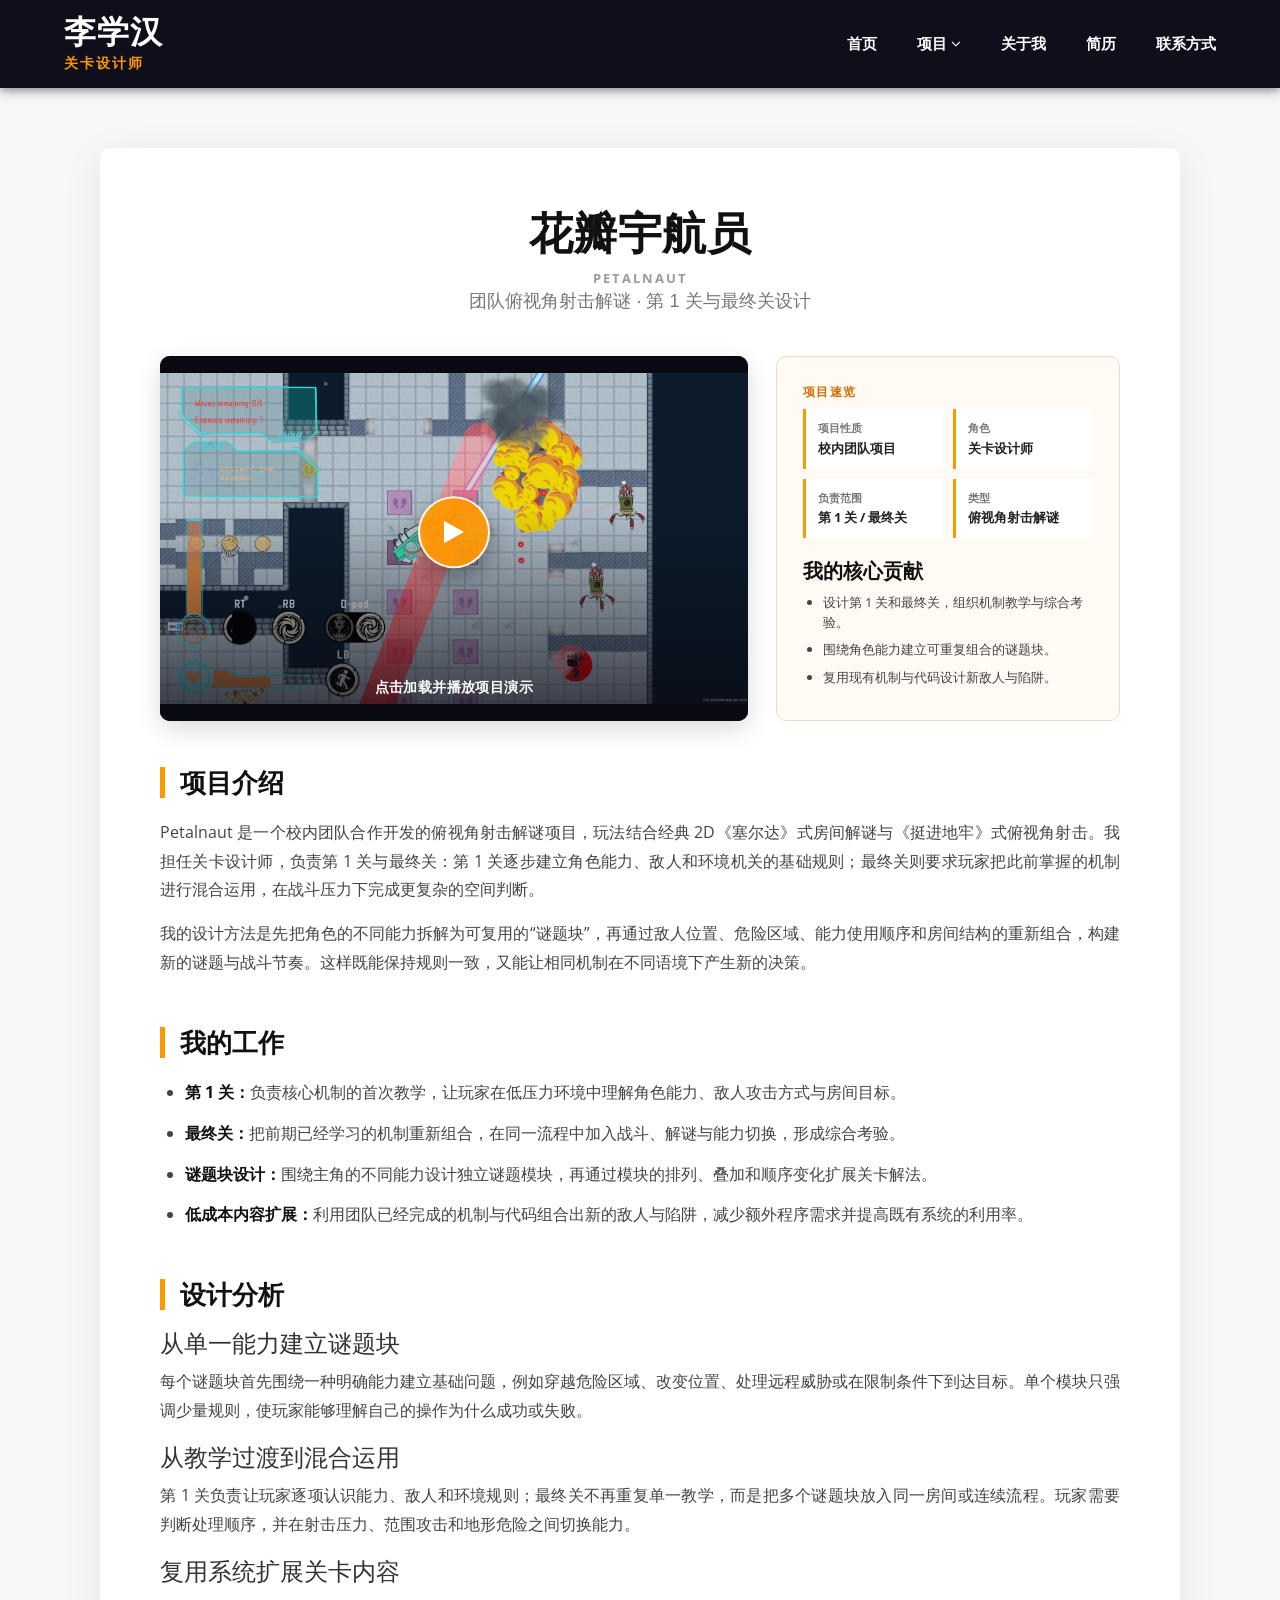
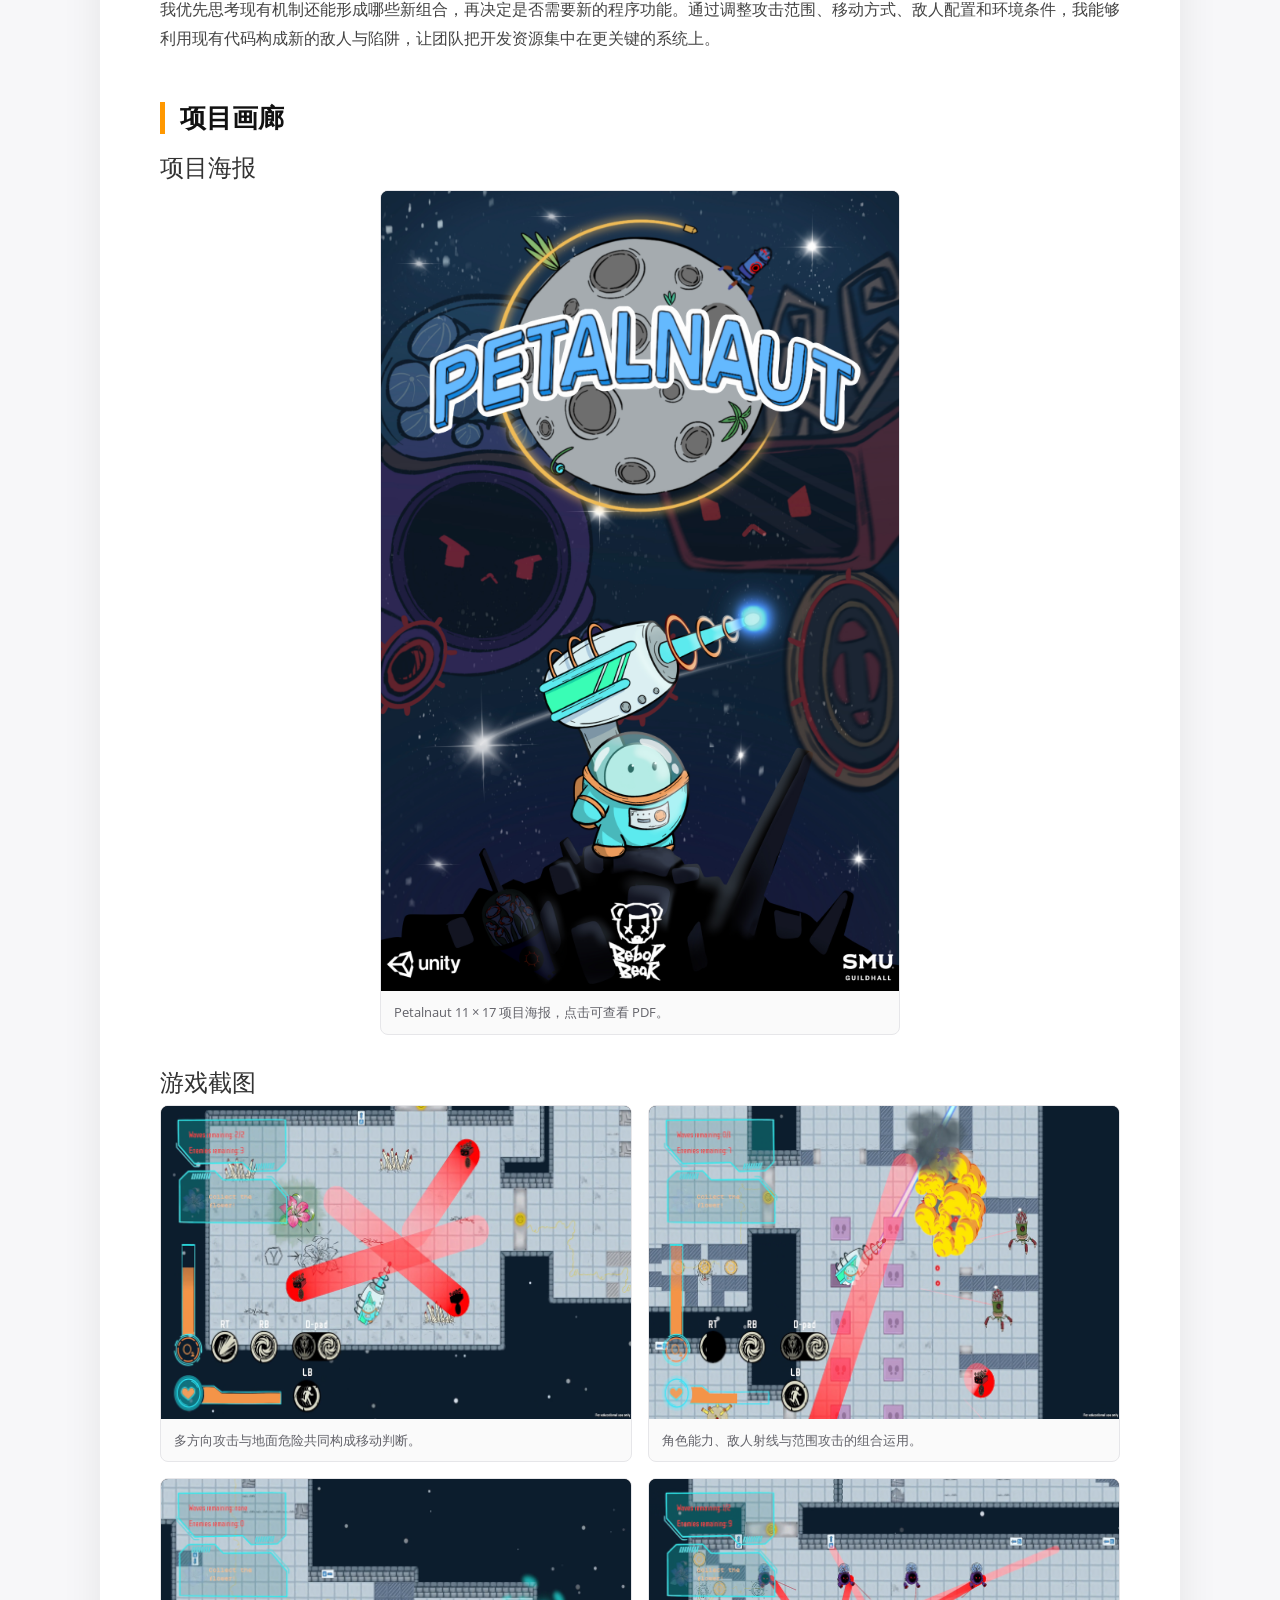
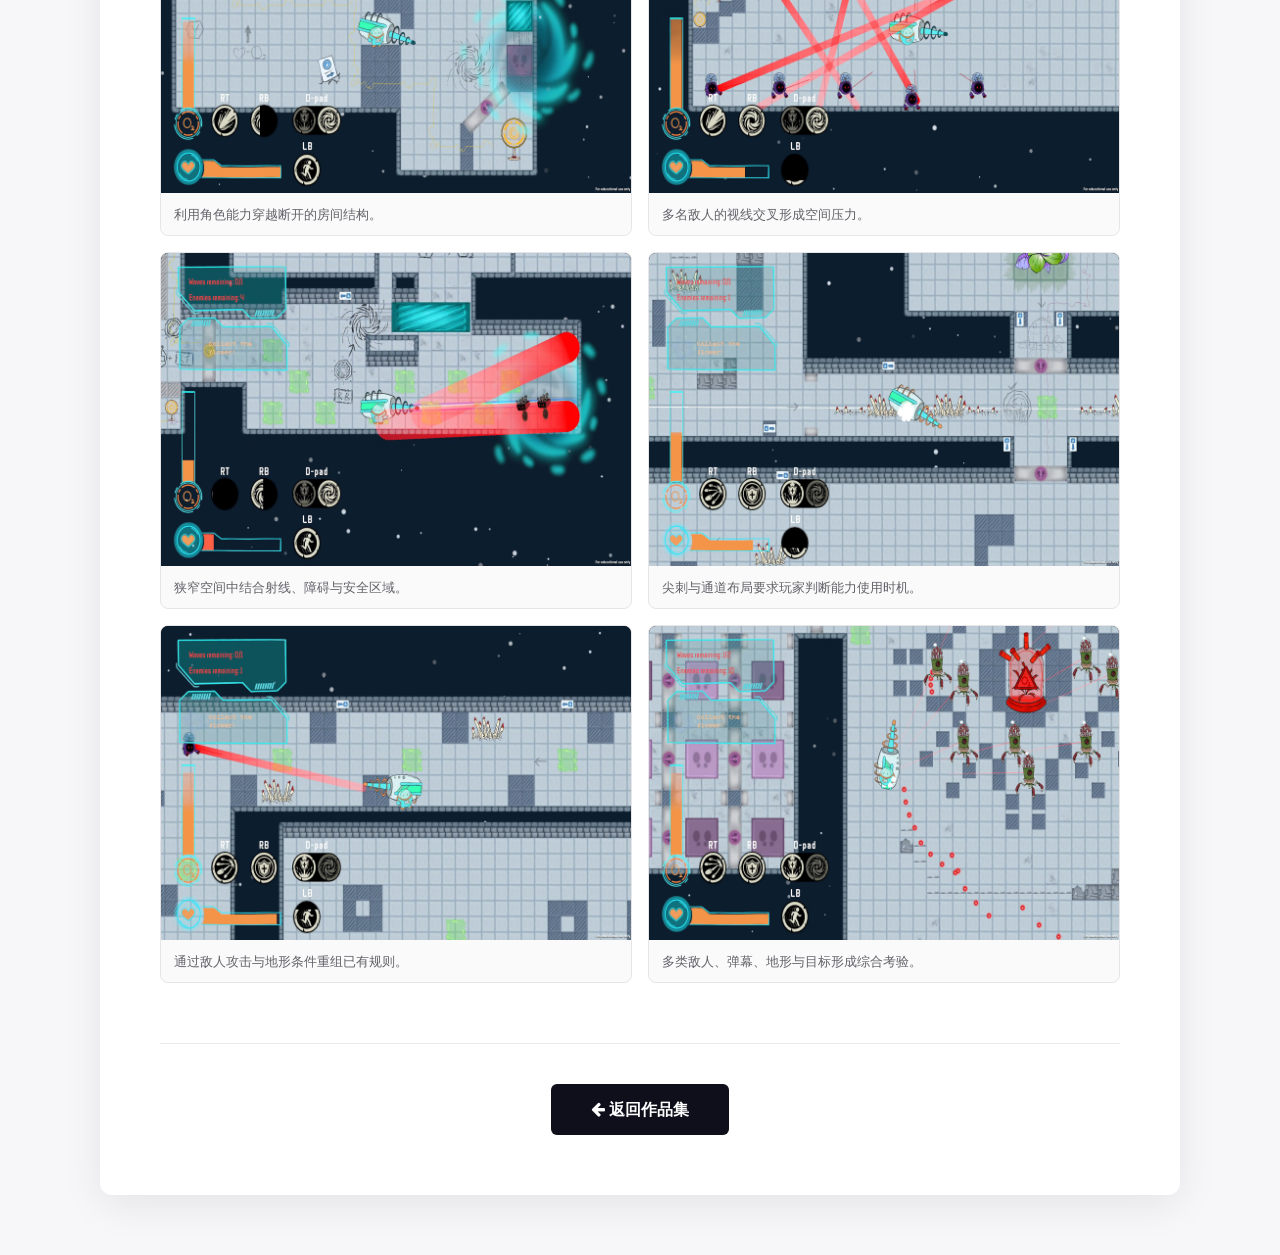
<file: project7.html>
<!DOCTYPE html>
<html lang="zh-CN">
<head>
	<title>花瓣宇航员 | 李学汉</title>
	<meta name="viewport" content="width=device-width, initial-scale=1">
	<meta http-equiv="Content-Type" content="text/html; charset=utf-8" />
	
	<link href="css/bootstrap.css" rel="stylesheet" type="text/css" media="all" />
	<link href="css/font-awesome.css" rel="stylesheet">
	<link href="https://fonts.googleapis.com/css?family=Questrial" rel="stylesheet">
	<link href="https://fonts.googleapis.com/css?family=Jura:300,400,500,600" rel="stylesheet">
	<link href='//fonts.googleapis.com/css?family=Open+Sans:400,300,300italic,400italic,600,600italic,700,700italic,800,800italic' rel='stylesheet' type='text/css'>

	<style>
		body { margin: 0; padding: 0; font-family: 'Open Sans', 'Microsoft YaHei', 'PingFang SC', sans-serif; background-color: #f7f7f9; color: #333; }
		.my-clean-header { display: flex; justify-content: space-between; align-items: center; background: #0f0f1b; padding: 15px 5%; position: sticky; top: 0; z-index: 99999; box-shadow: 0 2px 10px rgba(0,0,0,0.5); width: 100%; box-sizing: border-box; }
		.my-clean-logo { display: flex; flex-direction: column; }
		.my-clean-logo a { color: #ffffff; text-decoration: none; font-size: 32px; font-weight: bold; letter-spacing: 1px; transition: color 0.3s ease; line-height: 1; }
		.my-clean-logo a:hover { color: #ff9800; text-decoration: none; }
		.job-title { color: #ff9800; font-size: 14px; font-weight: 600; letter-spacing: 2px; margin-top: 6px; text-transform: uppercase; }
		.my-clean-nav { display: flex; list-style: none; margin: 0; padding: 0; align-items: center; flex-wrap: wrap; }
		.my-clean-nav li { margin-left: 40px; position: relative; } 
		.my-clean-nav a { color: #ffffff; text-decoration: none; font-size: 15px; font-weight: 600; text-transform: uppercase; transition: color 0.3s ease; display: block; padding: 15px 0; }
		.my-clean-nav a:hover { color: #ff9800; text-decoration: none; }
		.dropdown-content { display: none; position: absolute; background-color: #1a1a24; min-width: 250px; box-shadow: 0px 8px 16px 0px rgba(0,0,0,0.5); z-index: 1; top: 100%; left: 0; border-radius: 4px; padding: 10px 0; }
		.dropdown:hover .dropdown-content { display: block; }
		.dropdown-content a { color: #fff; padding: 10px 20px; text-decoration: none; display: block; font-size: 13px; text-transform: none; font-weight: 400; transition: 0.2s; border-left: 3px solid transparent; }
		.dropdown-content a:hover { background-color: #2a2a3d; color: #ff9800; border-left: 3px solid #ff9800; }
		.dropdown-category-title { padding: 10px 20px 5px 20px; color: #777; font-size: 11px; text-transform: uppercase; letter-spacing: 1px; font-weight: bold; border-bottom: 1px solid #333; margin-bottom: 5px; margin-top: 5px; pointer-events: none; }
		.project-detail-container { max-width: 900px; margin: 60px auto; padding: 60px; background: #ffffff; box-shadow: 0 10px 40px rgba(0,0,0,0.08); border-radius: 12px; box-sizing: border-box; }
		.project-header { text-align: center; margin-bottom: 40px; }
		.project-header h1 { font-size: 42px; font-weight: 800; margin: 0 0 15px 0; color: #111; letter-spacing: 1px; text-transform: uppercase; }
		.project-header p.subtitle { font-size: 18px; color: #777; margin: 0; font-weight: 500; }
		.video-wrapper { position: relative; padding-bottom: 56.25%; height: 0; overflow: hidden; border-radius: 8px; background: #000; margin-bottom: 50px; box-shadow: 0 8px 25px rgba(0,0,0,0.15); }
		.video-wrapper iframe, .video-wrapper video { position: absolute; top: 0; left: 0; width: 100%; height: 100%; border: none; }
		.content-section { margin-bottom: 50px; }
		.content-section h2 { font-size: 26px; font-weight: bold; color: #111; margin-bottom: 20px; padding-left: 15px; border-left: 5px solid #ff9800; line-height: 1.2; }
		.content-section p { font-size: 16px; line-height: 1.8; color: #444; text-align: justify; margin-bottom: 15px; }
		.contribution-list { font-size: 16px; line-height: 1.8; color: #444; margin-bottom: 15px; padding-left: 25px; }
		.contribution-list li { margin-bottom: 12px; }
		.contribution-list li strong { color: #111; font-weight: 700; }
		.back-btn-container { text-align: center; margin-top: 60px; border-top: 1px solid #eaeaea; padding-top: 40px; }
		.back-btn { background-color: #0f0f1b; color: #fff; padding: 14px 40px; font-size: 16px; font-weight: 600; text-decoration: none; border-radius: 6px; transition: background-color 0.3s ease, transform 0.3s ease; display: inline-block; }
		.back-btn:hover { background-color: #ff9800; color: #fff; text-decoration: none; transform: translateY(-3px); box-shadow: 0 6px 15px rgba(255,152,0,0.3); }

		@media (max-width: 1024px) { .project-detail-container { margin: 40px 20px; padding: 40px 30px; } }
		@media (max-width: 768px) {
			.my-clean-header { flex-direction: column; padding: 15px; }
			.my-clean-logo { align-items: center; }
			.my-clean-nav { margin-top: 15px; width: 100%; justify-content: center; }
			.my-clean-nav li { margin: 5px 10px; }
			.dropdown-content { position: static; display: none; box-shadow: none; background: #222; width: 100%; }
			.dropdown:hover .dropdown-content { display: block; }
			.project-detail-container { padding: 30px 20px; margin: 20px 10px; }
			.project-header h1 { font-size: 32px; }
		}
	</style>
	<link href="css/portfolio-improvements.css" rel="stylesheet">
</head>
<body>
	
	<!-- 顶部导航栏 -->
	<header class="my-clean-header">
		<div class="my-clean-logo">
			<a href="index.html" title="李学汉 - 关卡设计作品集">李学汉</a>
			<span class="job-title">关卡设计师</span>
		</div>
		<ul class="my-clean-nav">
			<li><a href="index.html">首页</a></li>
			<li class="dropdown">
				<a href="index.html#work" class="dropbtn">项目 <i class="fa fa-angle-down"></i></a>
				<div class="dropdown-content">
					<div class="dropdown-category-title">个人项目</div>
					<a href="project1.html">收容失效（星空）</a>
					<a href="project3.html">无效处方（星空）</a>
					<a href="project4.html">逃出电厂（半衰期 2）</a>
					<a href="project2.html">冷锋（多人竞技射击地图）</a>
					<div class="dropdown-category-title">团队项目</div>
					<a href="project7.html">花瓣宇航员（Petalnaut）</a>
					<a href="project8.html">仓鼠球竞速（Hamsterballin'）</a>
					<a href="project9.html">未公开项目</a>
					<div class="dropdown-category-title">Game Jam</div>
					<a href="project10.html">GGJ 2024：Health Not High</a>
					<a href="project11.html">LD 55：Summon</a>
					<a href="project12.html">GMTK 2024：Terrarium</a>
				</div>
			</li>
			<li><a href="index.html#about">关于我</a></li>
			<li><a class="resume-nav-link" href="resume.html">简历</a></li>
			<li><a href="index.html#contact">联系方式</a></li>
		</ul>
	</header>

	<!-- 项目主容器 -->
	<div class="project-detail-container video-project-detail">
		
		<div class="project-header">
			<h1>花瓣宇航员</h1>
			<p class="project-title-en">Petalnaut</p>
			<p class="subtitle">团队俯视角射击解谜 · 第 1 关与最终关设计</p>
		</div>

		<section class="project-scan-summary" aria-label="项目速览">
			<div class="project-scan-media">
				<div class="video-wrapper click-video" data-video-src="https://player.bilibili.com/player.html?isOutside=true&amp;aid=116936054674637&amp;bvid=BV1JnNZ6kEVj&amp;cid=40049446907&amp;p=1" data-video-title="Petalnaut 项目演示">
					<button class="video-poster" type="button" aria-label="点击加载并播放 Petalnaut 项目演示">
						<img src="images/petalnaut-index-cover.png" alt="Petalnaut 项目演示封面">
						<span class="video-play-button"><i class="fa fa-play" aria-hidden="true"></i></span>
						<span class="video-poster-label">点击加载并播放项目演示</span>
					</button>
				</div>
			</div>
			<div class="project-scan-panel">
				<p class="scan-eyebrow">项目速览</p>
				<div class="scan-facts">
					<div class="scan-fact"><strong>项目性质</strong><span>校内团队项目</span></div>
					<div class="scan-fact"><strong>角色</strong><span>关卡设计师</span></div>
					<div class="scan-fact"><strong>负责范围</strong><span>第 1 关 / 最终关</span></div>
					<div class="scan-fact"><strong>类型</strong><span>俯视角射击解谜</span></div>
				</div>
				<h2>我的核心贡献</h2>
				<ul class="scan-contributions">
					<li>设计第 1 关和最终关，组织机制教学与综合考验。</li>
					<li>围绕角色能力建立可重复组合的谜题块。</li>
					<li>复用现有机制与代码设计新敌人与陷阱。</li>
				</ul>
			</div>
		</section>

		<!-- 2. 项目简介 -->
		<div class="content-section">
			<h2>项目介绍</h2>
			<p>Petalnaut 是一个校内团队合作开发的俯视角射击解谜项目，玩法结合经典 2D《塞尔达》式房间解谜与《挺进地牢》式俯视角射击。我担任关卡设计师，负责第 1 关与最终关：第 1 关逐步建立角色能力、敌人和环境机关的基础规则；最终关则要求玩家把此前掌握的机制进行混合运用，在战斗压力下完成更复杂的空间判断。</p>
			<p>我的设计方法是先把角色的不同能力拆解为可复用的“谜题块”，再通过敌人位置、危险区域、能力使用顺序和房间结构的重新组合，构建新的谜题与战斗节奏。这样既能保持规则一致，又能让相同机制在不同语境下产生新的决策。</p>
		</div>

		<!-- 3. 个人工作量 -->
		<div class="content-section">
			<h2>我的工作</h2>
			<ul class="contribution-list">
				<li><strong>第 1 关：</strong>负责核心机制的首次教学，让玩家在低压力环境中理解角色能力、敌人攻击方式与房间目标。</li>
				<li><strong>最终关：</strong>把前期已经学习的机制重新组合，在同一流程中加入战斗、解谜与能力切换，形成综合考验。</li>
				<li><strong>谜题块设计：</strong>围绕主角的不同能力设计独立谜题模块，再通过模块的排列、叠加和顺序变化扩展关卡解法。</li>
				<li><strong>低成本内容扩展：</strong>利用团队已经完成的机制与代码组合出新的敌人与陷阱，减少额外程序需求并提高既有系统的利用率。</li>
			</ul>
		</div>

		<!-- 4. 设计解析 -->
		<div class="content-section">
			<h2>设计分析</h2>
			<h3>从单一能力建立谜题块</h3>
			<p>每个谜题块首先围绕一种明确能力建立基础问题，例如穿越危险区域、改变位置、处理远程威胁或在限制条件下到达目标。单个模块只强调少量规则，使玩家能够理解自己的操作为什么成功或失败。</p>
			<h3>从教学过渡到混合运用</h3>
			<p>第 1 关负责让玩家逐项认识能力、敌人和环境规则；最终关不再重复单一教学，而是把多个谜题块放入同一房间或连续流程。玩家需要判断处理顺序，并在射击压力、范围攻击和地形危险之间切换能力。</p>
			<h3>复用系统扩展关卡内容</h3>
			<p>我优先思考现有机制还能形成哪些新组合，再决定是否需要新的程序功能。通过调整攻击范围、移动方式、敌人配置和环境条件，我能够利用现有代码构成新的敌人与陷阱，让团队把开发资源集中在更关键的系统上。</p>
		</div>

		<div class="content-section">
			<h2>项目画廊</h2>
			<h3>项目海报</h3>
			<figure class="portfolio-gallery-card poster-feature"><a href="images/project7/petalnaut-poster.pdf" target="_blank"><img loading="lazy" src="images/project7/petalnaut-poster.png" alt="Petalnaut 项目海报"></a><figcaption>Petalnaut 11 × 17 项目海报，点击可查看 PDF。</figcaption></figure>
			<h3>游戏截图</h3>
			<div class="portfolio-gallery-grid">
				<figure class="portfolio-gallery-card"><a href="images/project7/petalnaut-01.jpg" target="_blank"><img loading="lazy" src="images/project7/petalnaut-01.jpg" alt="Petalnaut 多方向攻击房间"></a><figcaption>多方向攻击与地面危险共同构成移动判断。</figcaption></figure>
				<figure class="portfolio-gallery-card"><a href="images/project7/petalnaut-02.jpg" target="_blank"><img loading="lazy" src="images/project7/petalnaut-02.jpg" alt="Petalnaut 敌人与范围攻击组合"></a><figcaption>角色能力、敌人射线与范围攻击的组合运用。</figcaption></figure>
				<figure class="portfolio-gallery-card"><a href="images/project7/petalnaut-03.jpg" target="_blank"><img loading="lazy" src="images/project7/petalnaut-03.jpg" alt="Petalnaut 跨越断开空间"></a><figcaption>利用角色能力穿越断开的房间结构。</figcaption></figure>
				<figure class="portfolio-gallery-card"><a href="images/project7/petalnaut-04.jpg" target="_blank"><img loading="lazy" src="images/project7/petalnaut-04.jpg" alt="Petalnaut 多敌人视线房间"></a><figcaption>多名敌人的视线交叉形成空间压力。</figcaption></figure>
				<figure class="portfolio-gallery-card"><a href="images/project7/petalnaut-05.jpg" target="_blank"><img loading="lazy" src="images/project7/petalnaut-05.jpg" alt="Petalnaut 狭窄战斗房间"></a><figcaption>狭窄空间中结合射线、障碍与安全区域。</figcaption></figure>
				<figure class="portfolio-gallery-card"><a href="images/project7/petalnaut-06.jpg" target="_blank"><img loading="lazy" src="images/project7/petalnaut-06.jpg" alt="Petalnaut 尖刺通道"></a><figcaption>尖刺与通道布局要求玩家判断能力使用时机。</figcaption></figure>
				<figure class="portfolio-gallery-card"><a href="images/project7/petalnaut-07.jpg" target="_blank"><img loading="lazy" src="images/project7/petalnaut-07.jpg" alt="Petalnaut 敌人与地形组合"></a><figcaption>通过敌人攻击与地形条件重组已有规则。</figcaption></figure>
				<figure class="portfolio-gallery-card"><a href="images/project7/petalnaut-08.jpg" target="_blank"><img loading="lazy" src="images/project7/petalnaut-08.jpg" alt="Petalnaut 最终战斗房间"></a><figcaption>多类敌人、弹幕、地形与目标形成综合考验。</figcaption></figure>
			</div>
		</div>

		<div class="back-btn-container">
			<a href="index.html#work" class="back-btn"><i class="fa fa-arrow-left"></i> 返回作品集</a>
		</div>

	</div>
	
	<script src="js/jquery-2.2.3.min.js"></script>
	<script src="js/click-to-play.js"></script>
</body>
</html>
</file>
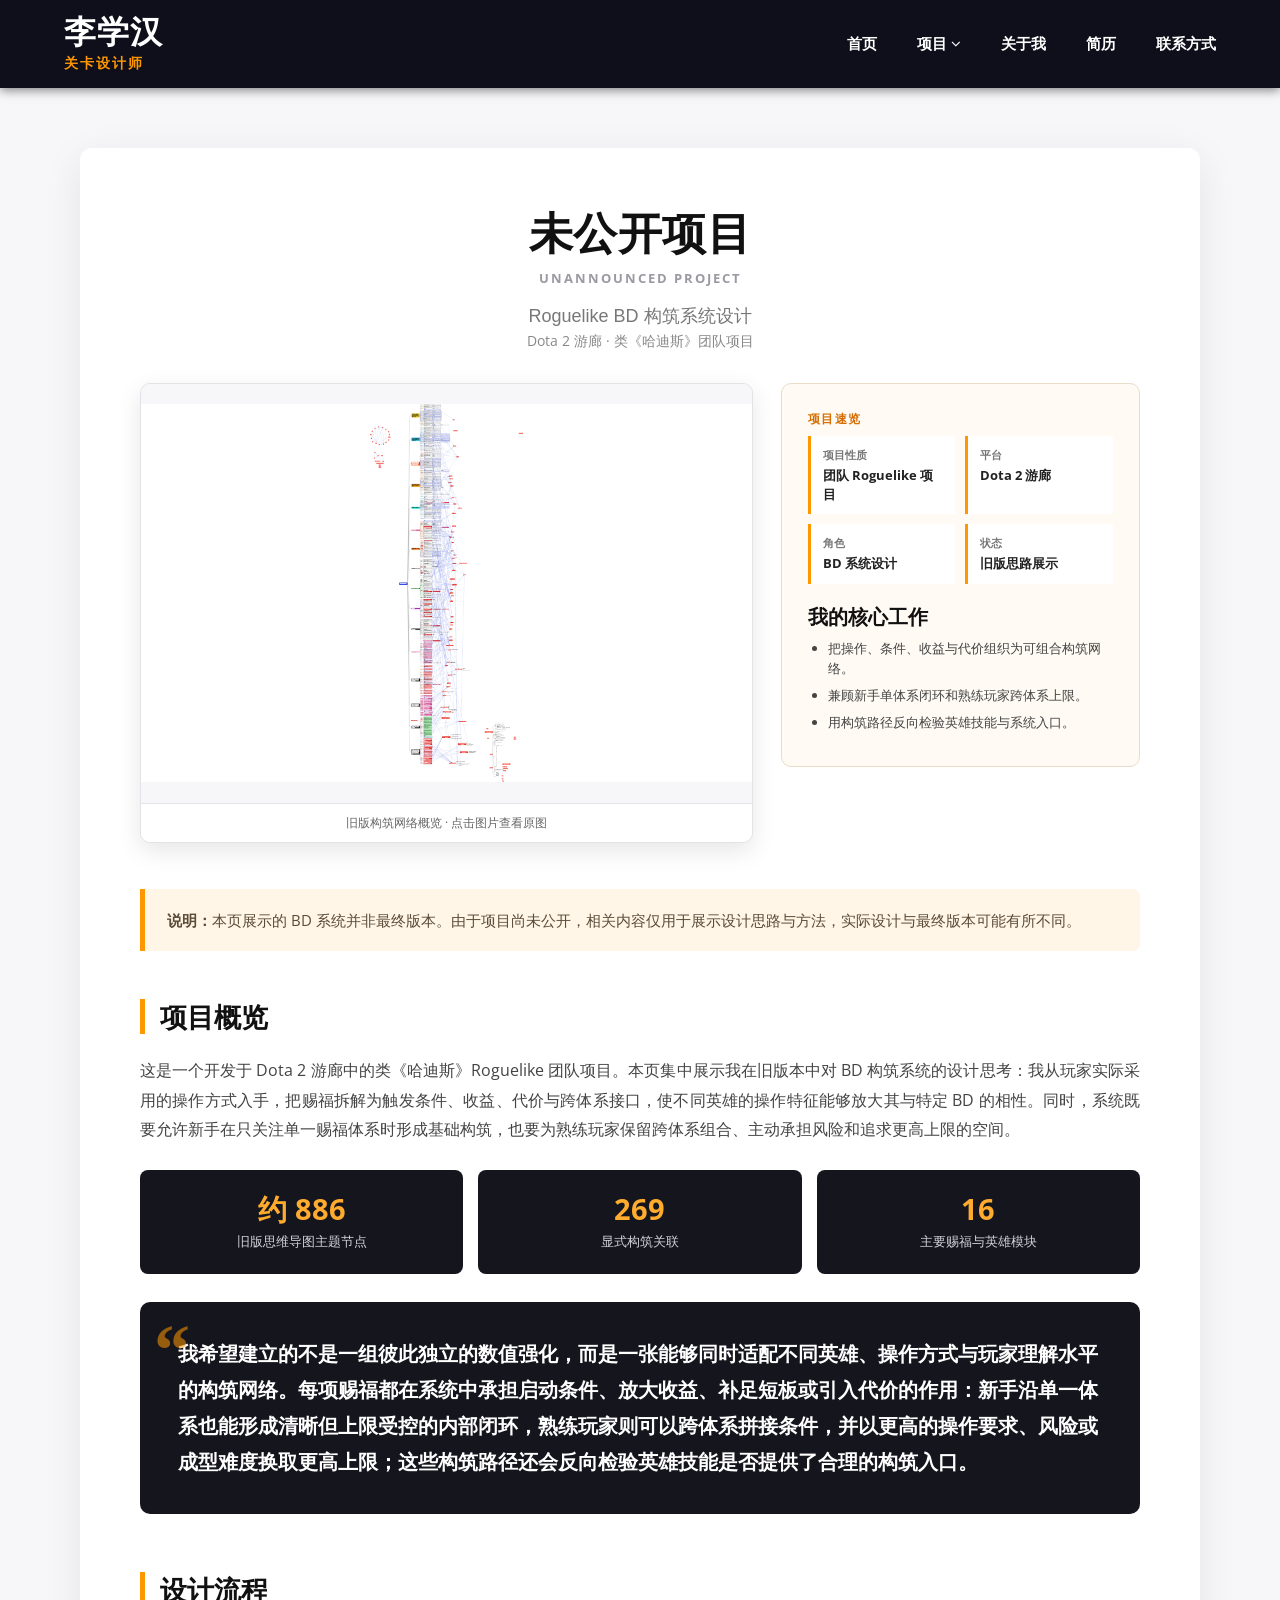
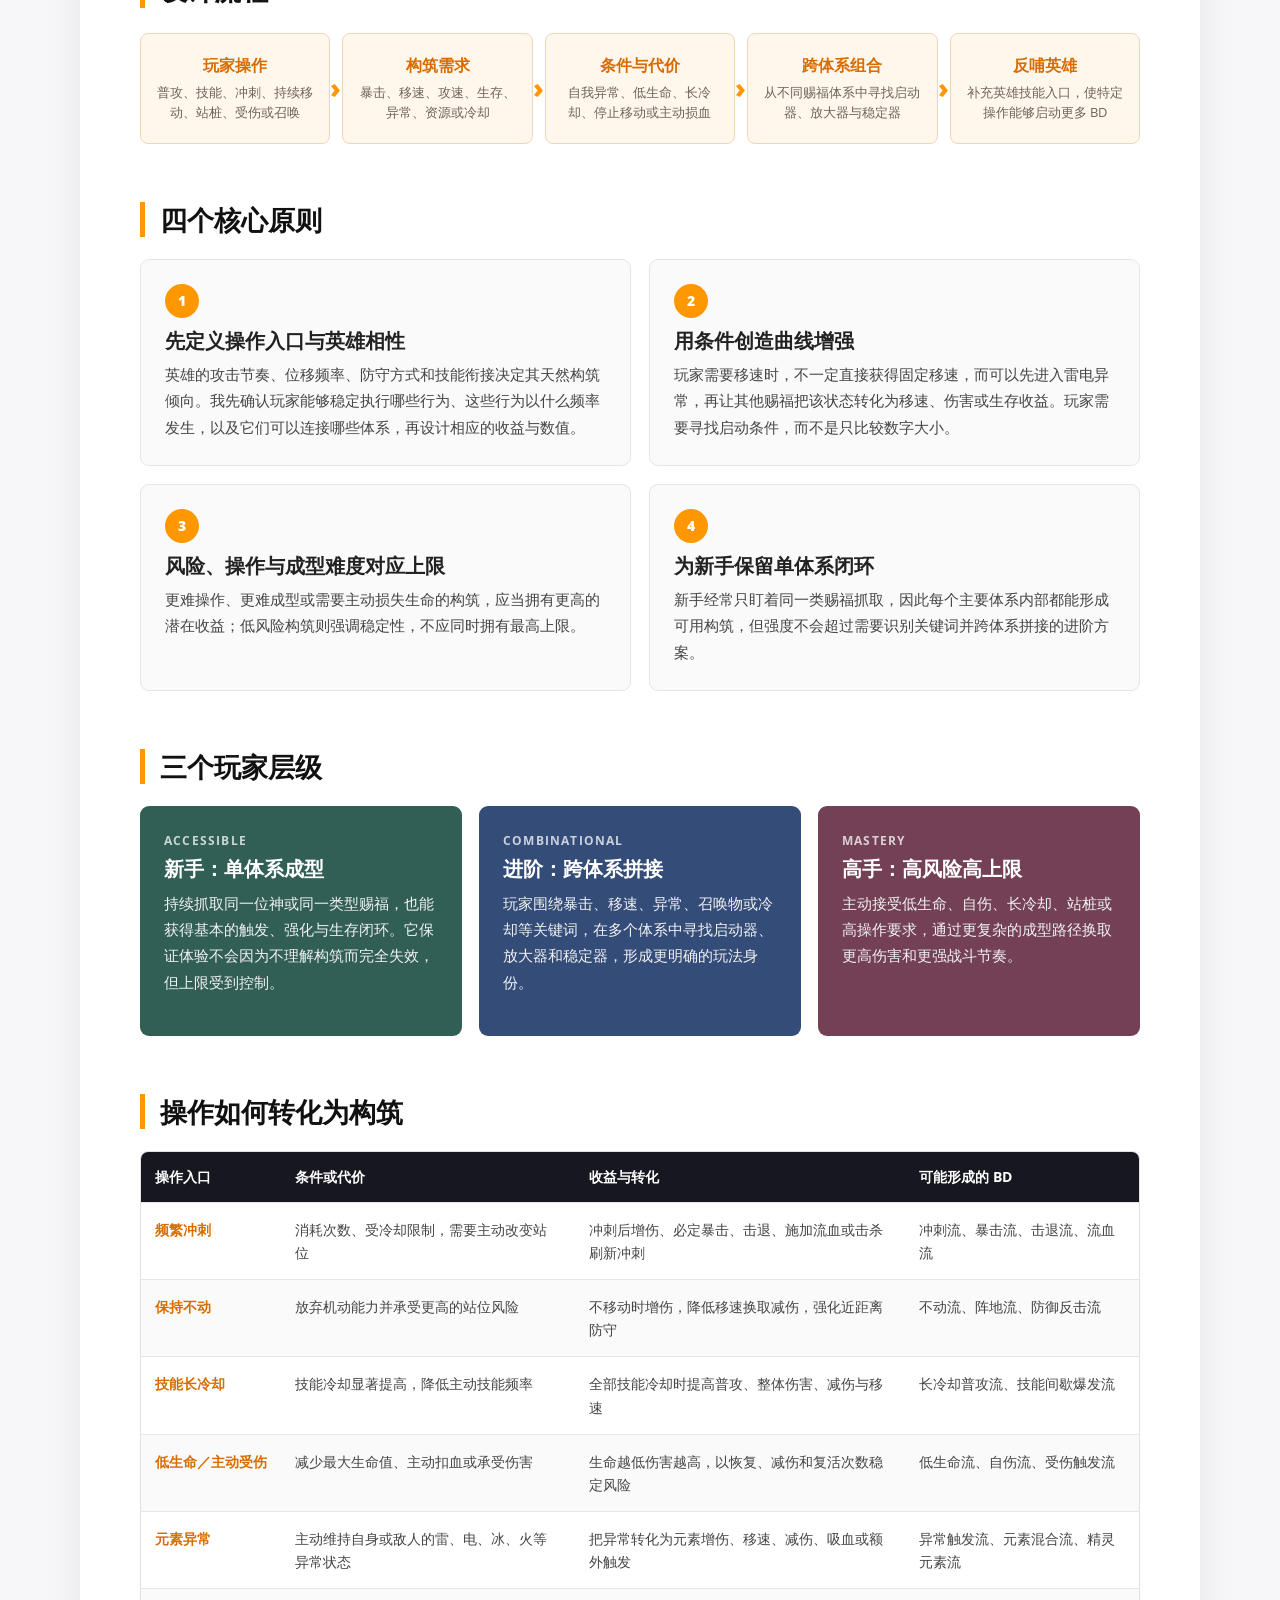
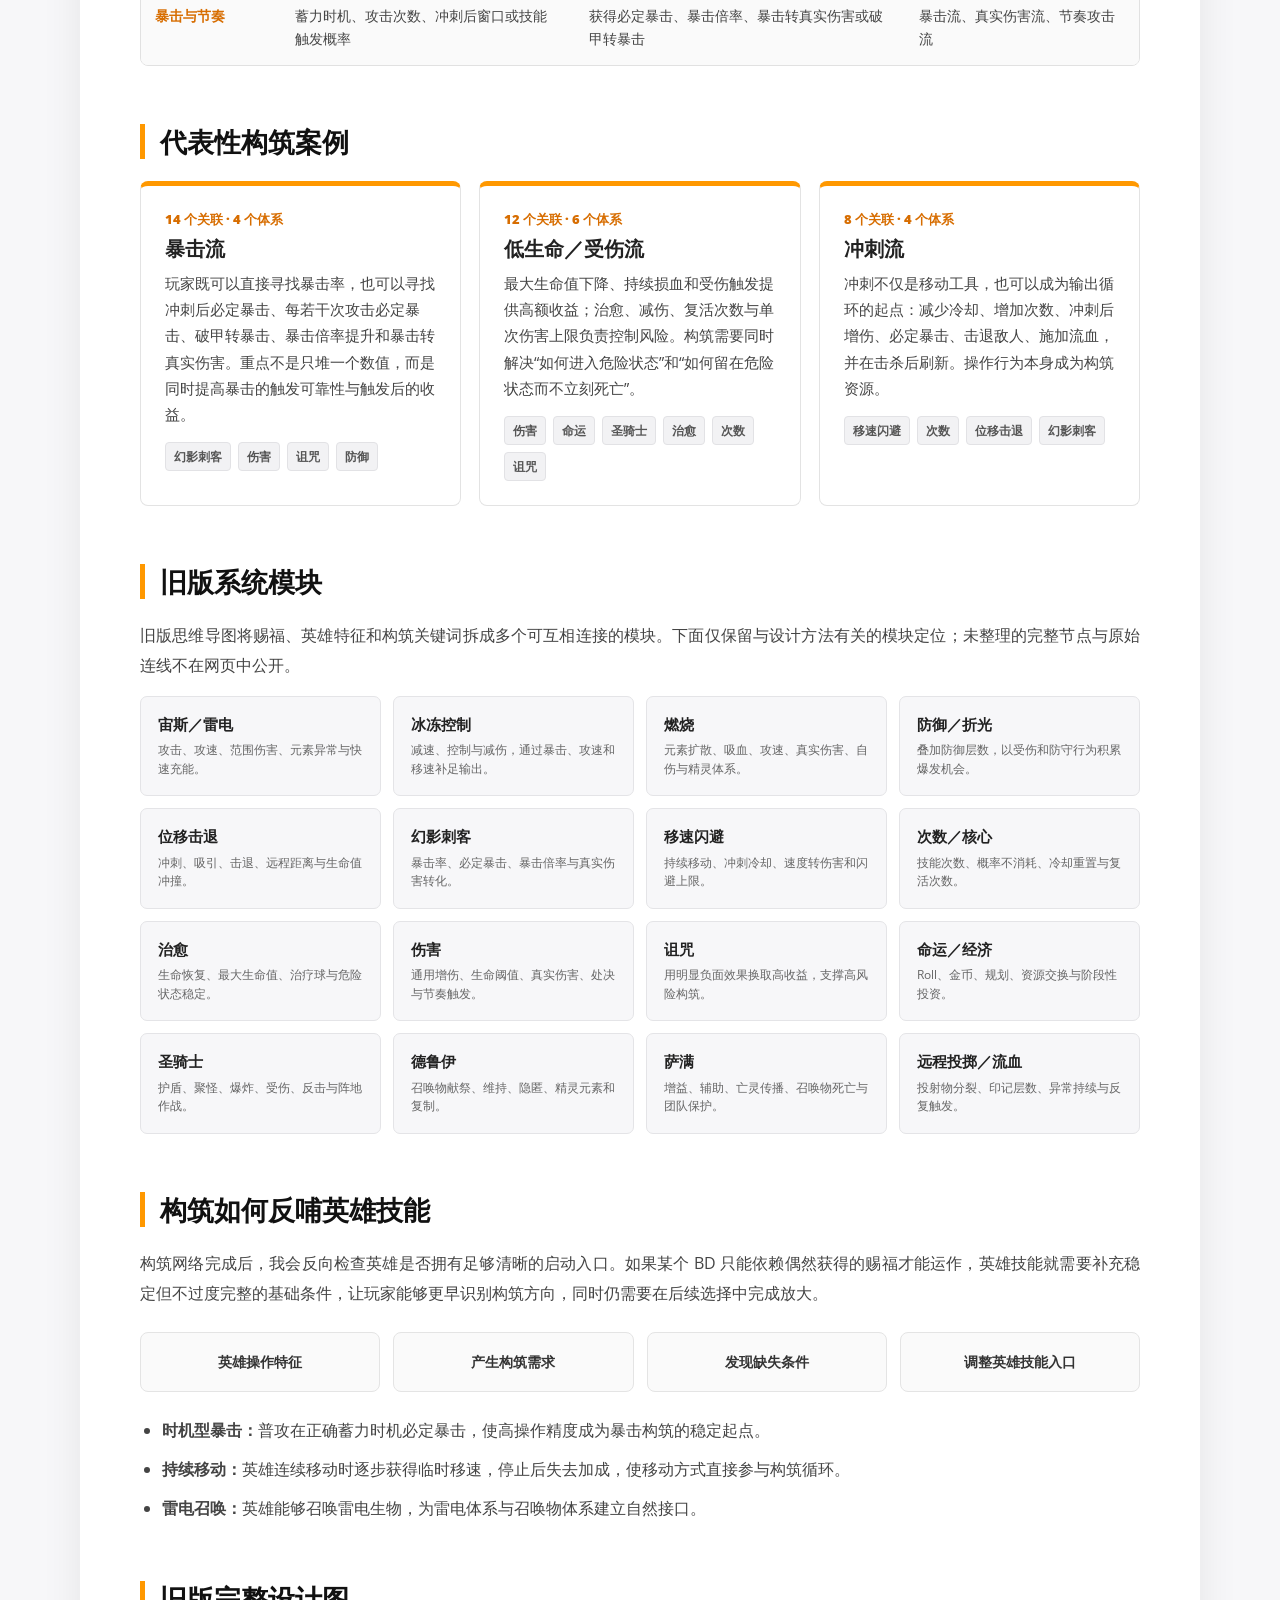
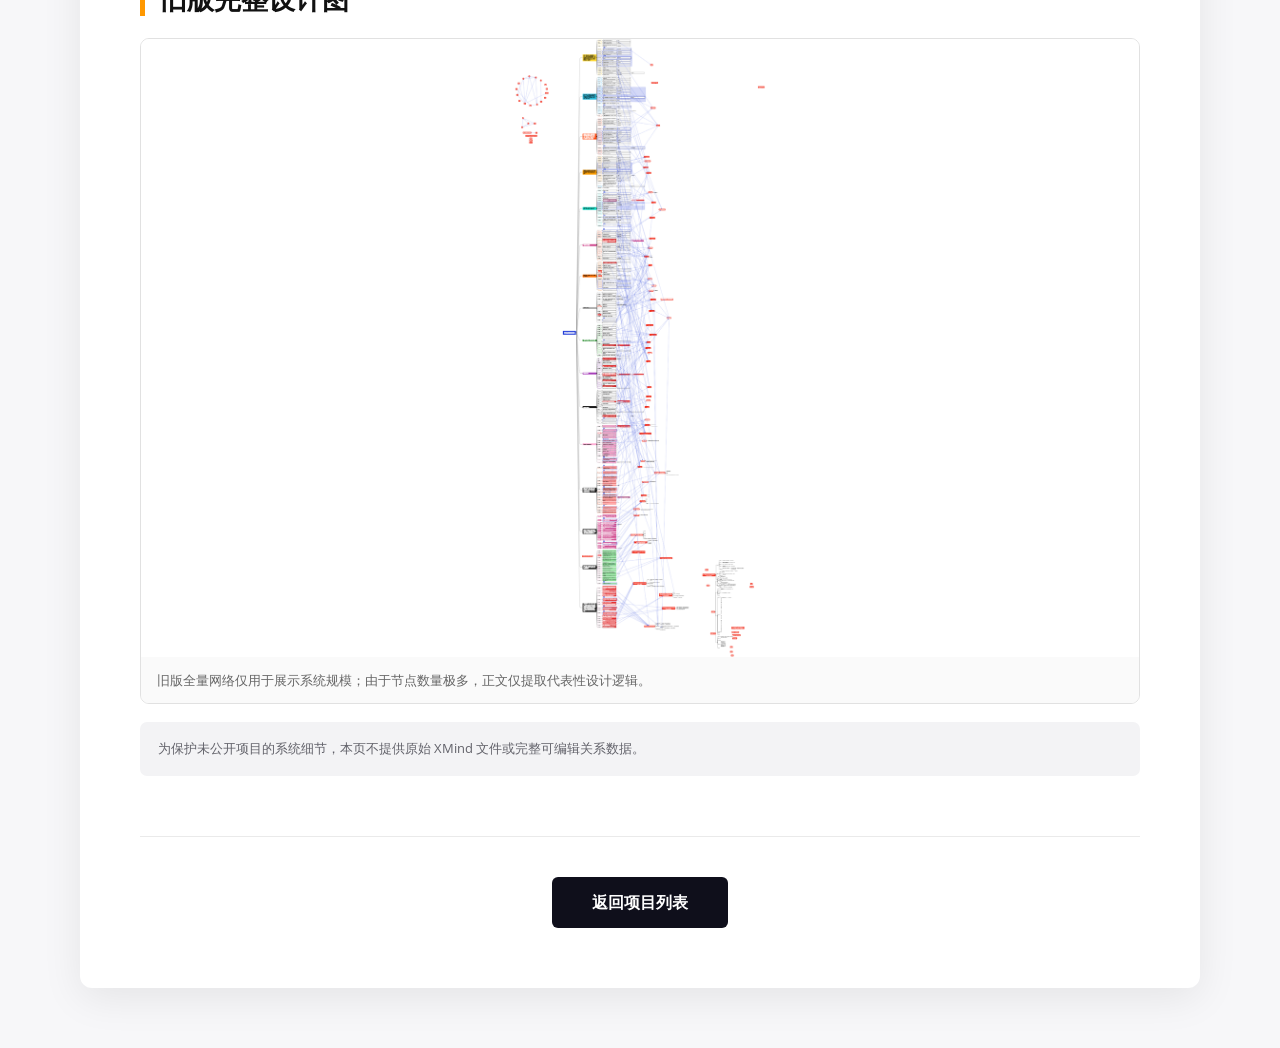
<file: project9.html>
<!DOCTYPE html>
<html lang="zh-CN">
<head>
	<title>未公开项目｜Roguelike BD 构筑系统设计｜李学汉</title>
	<meta name="viewport" content="width=device-width, initial-scale=1">
	<meta http-equiv="Content-Type" content="text/html; charset=utf-8">
	<meta name="description" content="以玩家操作、风险收益和跨体系相性为核心的 Roguelike BD 构筑系统设计。">
	<link href="css/bootstrap.css" rel="stylesheet" type="text/css" media="all">
	<link href="css/font-awesome.css" rel="stylesheet">
	<link href="https://fonts.googleapis.com/css?family=Jura:400,500,600,700" rel="stylesheet">
	<link href="https://fonts.googleapis.com/css?family=Open+Sans:400,600,700,800" rel="stylesheet">
	<style>
		body { margin:0; padding:0; font-family:'Open Sans','Microsoft YaHei','PingFang SC',sans-serif; background:#f7f7f9; color:#333; }
		.my-clean-header { display:flex; justify-content:space-between; align-items:center; background:#0f0f1b; padding:15px 5%; position:sticky; top:0; z-index:99999; box-shadow:0 2px 10px rgba(0,0,0,.5); width:100%; box-sizing:border-box; }
		.my-clean-logo { display:flex; flex-direction:column; }
		.my-clean-logo a { color:#fff; text-decoration:none; font-size:32px; font-weight:bold; letter-spacing:1px; line-height:1; }
		.my-clean-logo a:hover, .my-clean-nav a:hover { color:#ff9800; text-decoration:none; }
		.job-title { color:#ff9800; font-family:'Microsoft YaHei','PingFang SC',sans-serif; font-size:14px; font-weight:600; letter-spacing:2px; margin-top:6px; }
		.my-clean-nav { display:flex; list-style:none; margin:0; padding:0; align-items:center; flex-wrap:wrap; }
		.my-clean-nav li { margin-left:40px; position:relative; }
		.my-clean-nav a { color:#fff; text-decoration:none; font-size:15px; font-weight:600; text-transform:uppercase; display:block; padding:15px 0; }
		.dropdown-content { display:none; position:absolute; background:#1a1a24; min-width:270px; box-shadow:0 8px 16px rgba(0,0,0,.5); z-index:1; top:100%; left:0; border-radius:4px; padding:10px 0; }
		.dropdown:hover .dropdown-content, .dropdown:focus-within .dropdown-content { display:block; }
		.dropdown-content a { color:#fff; padding:10px 20px; font-size:13px; text-transform:none; font-weight:400; border-left:3px solid transparent; }
		.dropdown-content a:hover { background:#2a2a3d; color:#ff9800; border-left-color:#ff9800; }
		.dropdown-category-title { padding:10px 20px 5px; color:#777; font-size:11px; text-transform:uppercase; letter-spacing:1px; font-weight:bold; border-bottom:1px solid #333; margin:5px 0; }

		.project-detail-container { max-width:1120px; margin:60px auto; padding:60px; background:#fff; box-shadow:0 10px 40px rgba(0,0,0,.08); border-radius:12px; box-sizing:border-box; }
		.project-header { text-align:center; margin-bottom:32px; }
		.project-header h1 { font-family:'Jura','Microsoft YaHei',sans-serif; font-size:44px; font-weight:700; margin:0 0 12px; color:#111; letter-spacing:1px; }
		.project-header .subtitle { font-size:20px; color:#555; margin:0 0 8px; font-weight:700; }
		.project-meta { color:#888; font-size:14px; margin:0; }
		.notice { border-left:5px solid #ff9800; background:#fff6e8; padding:18px 22px; border-radius:0 7px 7px 0; color:#5b4b37; font-size:15px; line-height:1.75; margin-bottom:48px; }
		.content-section { margin-bottom:58px; }
		.content-section h2 { font-size:27px; font-weight:800; color:#111; margin:0 0 22px; padding-left:15px; border-left:5px solid #ff9800; line-height:1.3; }
		.content-section h3 { font-size:20px; font-weight:750; color:#222; margin:24px 0 11px; }
		.content-section p, .content-section li { font-size:16px; line-height:1.85; color:#444; }
		.content-section p { margin:0 0 15px; text-align:justify; }
		.fact-grid { display:grid; grid-template-columns:repeat(3,minmax(0,1fr)); gap:15px; margin-top:25px; }
		.fact { text-align:center; background:#15151e; border-radius:8px; padding:23px 15px; color:#fff; }
		.fact strong { display:block; color:#ffab2e; font-size:29px; line-height:1.1; margin-bottom:7px; }
		.fact span { display:block; color:#d3d3da; font-size:13px; line-height:1.5; }
		.thesis { position:relative; background:#15151e; color:#fff; border-radius:10px; padding:34px 38px; font-size:20px; font-weight:700; line-height:1.8; margin:28px 0 0; }
		.thesis::before { content:'“'; position:absolute; top:-16px; left:14px; color:#ff9800; font-family:Georgia,serif; font-size:72px; opacity:.55; }
		.process-flow { display:grid; grid-template-columns:repeat(5,minmax(0,1fr)); gap:12px; margin-top:25px; }
		.process-step { position:relative; background:#fff7ec; border:1px solid #f1d6b5; border-radius:8px; padding:20px 14px; text-align:center; }
		.process-step:not(:last-child)::after { content:'›'; position:absolute; right:-12px; top:50%; transform:translateY(-50%); color:#ff9800; font-size:27px; font-weight:800; z-index:2; }
		.process-step strong { display:block; color:#d76d00; font-size:16px; margin-bottom:6px; }
		.process-step span { color:#6d6257; font-size:13px; line-height:1.55; }
		.principle-grid { display:grid; grid-template-columns:repeat(2,minmax(0,1fr)); gap:18px; }
		.principle-card { border:1px solid #e5e5e5; border-radius:9px; padding:24px; background:#fafafa; }
		.principle-number { display:inline-flex; width:34px; height:34px; align-items:center; justify-content:center; border-radius:50%; background:#ff9800; color:#fff; font-weight:800; margin-bottom:12px; }
		.principle-card h3 { margin:0 0 9px; }
		.principle-card p { margin:0; text-align:left; font-size:15px; line-height:1.78; }
		.layer-grid { display:grid; grid-template-columns:repeat(3,minmax(0,1fr)); gap:17px; }
		.layer-card { padding:24px; border-radius:9px; color:#fff; min-height:230px; }
		.layer-card:nth-child(1) { background:#315f55; }
		.layer-card:nth-child(2) { background:#344d78; }
		.layer-card:nth-child(3) { background:#734055; }
		.layer-label { font-size:12px; opacity:.75; font-weight:700; letter-spacing:1.2px; text-transform:uppercase; }
		.layer-card h3 { color:#fff; margin:8px 0 10px; }
		.layer-card p { color:#f2f2f4; margin:0; text-align:left; font-size:15px; line-height:1.75; }
		.table-wrap { overflow-x:auto; border:1px solid #e1e1e1; border-radius:8px; }
		.design-table { width:100%; border-collapse:collapse; min-width:820px; }
		.design-table th { background:#171720; color:#fff; padding:15px 14px; font-size:14px; text-align:left; }
		.design-table td { padding:15px 14px; border-top:1px solid #e7e7e7; vertical-align:top; font-size:14px; line-height:1.65; color:#444; }
		.design-table tbody tr:nth-child(even) { background:#fafafa; }
		.design-table td:first-child { font-weight:800; color:#d76d00; white-space:nowrap; }
		.case-grid { display:grid; grid-template-columns:repeat(3,minmax(0,1fr)); gap:18px; }
		.case-card { border:1px solid #e3e3e3; border-top:5px solid #ff9800; border-radius:8px; padding:24px; background:#fff; }
		.case-stat { color:#d76d00; font-size:13px; font-weight:800; margin-bottom:9px; }
		.case-card h3 { margin:0 0 10px; }
		.case-card p { font-size:15px; line-height:1.75; text-align:left; }
		.tag-list { display:flex; flex-wrap:wrap; gap:7px; margin-top:15px; }
		.tag { background:#f2f2f4; border:1px solid #e2e2e5; border-radius:4px; color:#555; padding:5px 8px; font-size:12px; font-weight:700; }
		.module-grid { display:grid; grid-template-columns:repeat(4,minmax(0,1fr)); gap:12px; }
		.module-card { border-radius:7px; padding:17px; background:#f7f7f9; border:1px solid #e4e4e7; }
		.module-card strong { display:block; color:#222; margin-bottom:6px; font-size:15px; }
		.module-card span { display:block; color:#666; font-size:12px; line-height:1.55; }
		.feedback-loop { display:grid; grid-template-columns:repeat(4,minmax(0,1fr)); gap:13px; margin:24px 0; }
		.feedback-node { padding:19px 14px; text-align:center; border:1px solid #e4e4e4; border-radius:8px; background:#fafafa; font-size:14px; font-weight:750; color:#333; }
		.example-list { margin:12px 0 0; padding-left:22px; }
		.example-list li { margin-bottom:9px; }
		.map-card { border:1px solid #e1e1e1; border-radius:9px; overflow:hidden; background:#fff; }
		.map-card img { display:block; width:100%; height:auto; user-select:none; -webkit-user-drag:none; }
		.map-card figcaption { padding:13px 16px; background:#fafafa; color:#666; font-size:13px; line-height:1.6; }
		.source-note { margin-top:18px; padding:16px 18px; border-radius:7px; background:#f3f3f5; color:#62626a; font-size:13px; line-height:1.65; }
		.back-btn-container { text-align:center; margin-top:60px; border-top:1px solid #eaeaea; padding-top:40px; }
		.back-btn { background:#0f0f1b; color:#fff; padding:14px 40px; font-size:16px; font-weight:600; text-decoration:none; border-radius:6px; display:inline-block; }
		.back-btn:hover { background:#ff9800; color:#fff; text-decoration:none; }
		@media (max-width:1000px) { .project-detail-container { margin:40px 20px; padding:42px 30px; } .module-grid { grid-template-columns:repeat(3,minmax(0,1fr)); } .process-flow { grid-template-columns:1fr; } .process-step:not(:last-child)::after { content:'↓'; right:auto; left:50%; top:auto; bottom:-20px; transform:translateX(-50%); } }
		@media (max-width:768px) {
			.my-clean-header { flex-direction:column; padding:15px; position:relative; }
			.my-clean-logo { align-items:center; }
			.my-clean-nav { margin-top:15px; width:100%; justify-content:center; }
			.my-clean-nav li { margin:5px 10px; }
			.dropdown-content { left:50%; transform:translateX(-50%); }
			.project-detail-container { padding:30px 20px; margin:20px 10px; }
			.project-header h1 { font-size:34px; }
			.fact-grid, .principle-grid, .layer-grid, .case-grid, .feedback-loop { grid-template-columns:1fr; }
			.module-grid { grid-template-columns:repeat(2,minmax(0,1fr)); }
		}
		@media (max-width:480px) { .module-grid { grid-template-columns:1fr; } .thesis { padding:28px 22px; font-size:18px; } }
	</style>
	<link href="css/portfolio-improvements.css" rel="stylesheet">
</head>
<body>
	<header class="my-clean-header">
		<div class="my-clean-logo">
			<a href="index.html" title="李学汉 - 关卡设计作品集">李学汉</a>
			<span class="job-title">关卡设计师</span>
		</div>
		<ul class="my-clean-nav">
			<li><a href="index.html">首页</a></li>
			<li class="dropdown">
				<a href="index.html#work" class="dropbtn">项目 <i class="fa fa-angle-down"></i></a>
				<div class="dropdown-content">
					<div class="dropdown-category-title">个人项目</div>
					<a href="project1.html">收容失效（星空）</a>
					<a href="project3.html">无效处方（星空）</a>
					<a href="project4.html">逃出电厂（半衰期 2）</a>
					<a href="project2.html">冷锋（多人竞技射击地图）</a>
					<div class="dropdown-category-title">团队项目</div>
					<a href="project7.html">花瓣宇航员（Petalnaut）</a>
					<a href="project8.html">仓鼠球竞速（Hamsterballin'）</a>
					<a href="project9.html">未公开项目</a>
					<div class="dropdown-category-title">Game Jam</div>
					<a href="project10.html">GGJ 2024：Health Not High</a>
					<a href="project11.html">LD 55：Summon</a>
					<a href="project12.html">GMTK 2024：Terrarium</a>
				</div>
			</li>
			<li><a href="index.html#about">关于我</a></li>
			<li><a class="resume-nav-link" href="resume.html">简历</a></li>
			<li><a href="index.html#contact">联系方式</a></li>
		</ul>
	</header>

	<main class="project-detail-container bd-project">
		<div class="project-header">
			<h1>未公开项目</h1>
			<p class="project-title-en">Unannounced Project</p>
			<p class="subtitle">Roguelike BD 构筑系统设计</p>
			<p class="project-meta">Dota 2 游廊 · 类《哈迪斯》团队项目</p>
		</div>

		<section class="project-scan-summary" aria-label="项目速览">
			<div class="project-scan-media bd-map-preview">
				<a href="images/project9/bd-system-map-overview.png" target="_blank" rel="noopener noreferrer" aria-label="在新窗口查看旧版 Roguelike BD 构筑网络原图">
					<img class="scan-image scan-contain" src="images/project9/bd-system-map-overview.png" alt="旧版 Roguelike BD 构筑网络概览">
				</a>
				<p class="bd-map-caption">旧版构筑网络概览 · 点击图片查看原图</p>
			</div>
			<div class="project-scan-panel">
				<p class="scan-eyebrow">项目速览</p>
				<div class="scan-facts">
					<div class="scan-fact"><strong>项目性质</strong><span>团队 Roguelike 项目</span></div>
					<div class="scan-fact"><strong>平台</strong><span>Dota 2 游廊</span></div>
					<div class="scan-fact"><strong>角色</strong><span>BD 系统设计</span></div>
					<div class="scan-fact"><strong>状态</strong><span>旧版思路展示</span></div>
				</div>
				<h2>我的核心工作</h2>
				<ul class="scan-contributions">
					<li>把操作、条件、收益与代价组织为可组合构筑网络。</li>
					<li>兼顾新手单体系闭环和熟练玩家跨体系上限。</li>
					<li>用构筑路径反向检验英雄技能与系统入口。</li>
				</ul>
			</div>
		</section>

		<div class="notice"><strong>说明：</strong>本页展示的 BD 系统并非最终版本。由于项目尚未公开，相关内容仅用于展示设计思路与方法，实际设计与最终版本可能有所不同。</div>

		<section class="content-section">
			<h2>项目概览</h2>
			<p>这是一个开发于 Dota 2 游廊中的类《哈迪斯》Roguelike 团队项目。本页集中展示我在旧版本中对 BD 构筑系统的设计思考：我从玩家实际采用的操作方式入手，把赐福拆解为触发条件、收益、代价与跨体系接口，使不同英雄的操作特征能够放大其与特定 BD 的相性。同时，系统既要允许新手在只关注单一赐福体系时形成基础构筑，也要为熟练玩家保留跨体系组合、主动承担风险和追求更高上限的空间。</p>
			<div class="fact-grid">
				<div class="fact"><strong>约 886</strong><span>旧版思维导图主题节点</span></div>
				<div class="fact"><strong>269</strong><span>显式构筑关联</span></div>
				<div class="fact"><strong>16</strong><span>主要赐福与英雄模块</span></div>
			</div>
			<div class="thesis">我希望建立的不是一组彼此独立的数值强化，而是一张能够同时适配不同英雄、操作方式与玩家理解水平的构筑网络。每项赐福都在系统中承担启动条件、放大收益、补足短板或引入代价的作用：新手沿单一体系也能形成清晰但上限受控的内部闭环，熟练玩家则可以跨体系拼接条件，并以更高的操作要求、风险或成型难度换取更高上限；这些构筑路径还会反向检验英雄技能是否提供了合理的构筑入口。</div>
		</section>

		<section class="content-section">
			<h2>设计流程</h2>
			<div class="process-flow">
				<div class="process-step"><strong>玩家操作</strong><span>普攻、技能、冲刺、持续移动、站桩、受伤或召唤</span></div>
				<div class="process-step"><strong>构筑需求</strong><span>暴击、移速、攻速、生存、异常、资源或冷却</span></div>
				<div class="process-step"><strong>条件与代价</strong><span>自我异常、低生命、长冷却、停止移动或主动损血</span></div>
				<div class="process-step"><strong>跨体系组合</strong><span>从不同赐福体系中寻找启动器、放大器与稳定器</span></div>
				<div class="process-step"><strong>反哺英雄</strong><span>补充英雄技能入口，使特定操作能够启动更多 BD</span></div>
			</div>
		</section>

		<section class="content-section">
			<h2>四个核心原则</h2>
			<div class="principle-grid">
				<article class="principle-card"><span class="principle-number">1</span><h3>先定义操作入口与英雄相性</h3><p>英雄的攻击节奏、位移频率、防守方式和技能衔接决定其天然构筑倾向。我先确认玩家能够稳定执行哪些行为、这些行为以什么频率发生，以及它们可以连接哪些体系，再设计相应的收益与数值。</p></article>
				<article class="principle-card"><span class="principle-number">2</span><h3>用条件创造曲线增强</h3><p>玩家需要移速时，不一定直接获得固定移速，而可以先进入雷电异常，再让其他赐福把该状态转化为移速、伤害或生存收益。玩家需要寻找启动条件，而不是只比较数字大小。</p></article>
				<article class="principle-card"><span class="principle-number">3</span><h3>风险、操作与成型难度对应上限</h3><p>更难操作、更难成型或需要主动损失生命的构筑，应当拥有更高的潜在收益；低风险构筑则强调稳定性，不应同时拥有最高上限。</p></article>
				<article class="principle-card"><span class="principle-number">4</span><h3>为新手保留单体系闭环</h3><p>新手经常只盯着同一类赐福抓取，因此每个主要体系内部都能形成可用构筑，但强度不会超过需要识别关键词并跨体系拼接的进阶方案。</p></article>
			</div>
		</section>

		<section class="content-section">
			<h2>三个玩家层级</h2>
			<div class="layer-grid">
				<article class="layer-card"><span class="layer-label">Accessible</span><h3>新手：单体系成型</h3><p>持续抓取同一位神或同一类型赐福，也能获得基本的触发、强化与生存闭环。它保证体验不会因为不理解构筑而完全失效，但上限受到控制。</p></article>
				<article class="layer-card"><span class="layer-label">Combinational</span><h3>进阶：跨体系拼接</h3><p>玩家围绕暴击、移速、异常、召唤物或冷却等关键词，在多个体系中寻找启动器、放大器和稳定器，形成更明确的玩法身份。</p></article>
				<article class="layer-card"><span class="layer-label">Mastery</span><h3>高手：高风险高上限</h3><p>主动接受低生命、自伤、长冷却、站桩或高操作要求，通过更复杂的成型路径换取更高伤害和更强战斗节奏。</p></article>
			</div>
		</section>

		<section class="content-section">
			<h2>操作如何转化为构筑</h2>
			<div class="table-wrap">
				<table class="design-table">
					<thead><tr><th>操作入口</th><th>条件或代价</th><th>收益与转化</th><th>可能形成的 BD</th></tr></thead>
					<tbody>
						<tr><td>频繁冲刺</td><td>消耗次数、受冷却限制，需要主动改变站位</td><td>冲刺后增伤、必定暴击、击退、施加流血或击杀刷新冲刺</td><td>冲刺流、暴击流、击退流、流血流</td></tr>
						<tr><td>保持不动</td><td>放弃机动能力并承受更高的站位风险</td><td>不移动时增伤，降低移速换取减伤，强化近距离防守</td><td>不动流、阵地流、防御反击流</td></tr>
						<tr><td>技能长冷却</td><td>技能冷却显著提高，降低主动技能频率</td><td>全部技能冷却时提高普攻、整体伤害、减伤与移速</td><td>长冷却普攻流、技能间歇爆发流</td></tr>
						<tr><td>低生命／主动受伤</td><td>减少最大生命值、主动扣血或承受伤害</td><td>生命越低伤害越高，以恢复、减伤和复活次数稳定风险</td><td>低生命流、自伤流、受伤触发流</td></tr>
						<tr><td>元素异常</td><td>主动维持自身或敌人的雷、电、冰、火等异常状态</td><td>把异常转化为元素增伤、移速、减伤、吸血或额外触发</td><td>异常触发流、元素混合流、精灵元素流</td></tr>
						<tr><td>暴击与节奏</td><td>蓄力时机、攻击次数、冲刺后窗口或技能触发概率</td><td>获得必定暴击、暴击倍率、暴击转真实伤害或破甲转暴击</td><td>暴击流、真实伤害流、节奏攻击流</td></tr>
					</tbody>
				</table>
			</div>
		</section>

		<section class="content-section">
			<h2>代表性构筑案例</h2>
			<div class="case-grid">
				<article class="case-card"><div class="case-stat">14 个关联 · 4 个体系</div><h3>暴击流</h3><p>玩家既可以直接寻找暴击率，也可以寻找冲刺后必定暴击、每若干次攻击必定暴击、破甲转暴击、暴击倍率提升和暴击转真实伤害。重点不是只堆一个数值，而是同时提高暴击的触发可靠性与触发后的收益。</p><div class="tag-list"><span class="tag">幻影刺客</span><span class="tag">伤害</span><span class="tag">诅咒</span><span class="tag">防御</span></div></article>
				<article class="case-card"><div class="case-stat">12 个关联 · 6 个体系</div><h3>低生命／受伤流</h3><p>最大生命值下降、持续损血和受伤触发提供高额收益；治愈、减伤、复活次数与单次伤害上限负责控制风险。构筑需要同时解决“如何进入危险状态”和“如何留在危险状态而不立刻死亡”。</p><div class="tag-list"><span class="tag">伤害</span><span class="tag">命运</span><span class="tag">圣骑士</span><span class="tag">治愈</span><span class="tag">次数</span><span class="tag">诅咒</span></div></article>
				<article class="case-card"><div class="case-stat">8 个关联 · 4 个体系</div><h3>冲刺流</h3><p>冲刺不仅是移动工具，也可以成为输出循环的起点：减少冷却、增加次数、冲刺后增伤、必定暴击、击退敌人、施加流血，并在击杀后刷新。操作行为本身成为构筑资源。</p><div class="tag-list"><span class="tag">移速闪避</span><span class="tag">次数</span><span class="tag">位移击退</span><span class="tag">幻影刺客</span></div></article>
			</div>
		</section>

		<section class="content-section">
			<h2>旧版系统模块</h2>
			<p>旧版思维导图将赐福、英雄特征和构筑关键词拆成多个可互相连接的模块。下面仅保留与设计方法有关的模块定位；未整理的完整节点与原始连线不在网页中公开。</p>
			<div class="module-grid">
				<div class="module-card"><strong>宙斯／雷电</strong><span>攻击、攻速、范围伤害、元素异常与快速充能。</span></div>
				<div class="module-card"><strong>冰冻控制</strong><span>减速、控制与减伤，通过暴击、攻速和移速补足输出。</span></div>
				<div class="module-card"><strong>燃烧</strong><span>元素扩散、吸血、攻速、真实伤害、自伤与精灵体系。</span></div>
				<div class="module-card"><strong>防御／折光</strong><span>叠加防御层数，以受伤和防守行为积累爆发机会。</span></div>
				<div class="module-card"><strong>位移击退</strong><span>冲刺、吸引、击退、远程距离与生命值冲撞。</span></div>
				<div class="module-card"><strong>幻影刺客</strong><span>暴击率、必定暴击、暴击倍率与真实伤害转化。</span></div>
				<div class="module-card"><strong>移速闪避</strong><span>持续移动、冲刺冷却、速度转伤害和闪避上限。</span></div>
				<div class="module-card"><strong>次数／核心</strong><span>技能次数、概率不消耗、冷却重置与复活次数。</span></div>
				<div class="module-card"><strong>治愈</strong><span>生命恢复、最大生命值、治疗球与危险状态稳定。</span></div>
				<div class="module-card"><strong>伤害</strong><span>通用增伤、生命阈值、真实伤害、处决与节奏触发。</span></div>
				<div class="module-card"><strong>诅咒</strong><span>用明显负面效果换取高收益，支撑高风险构筑。</span></div>
				<div class="module-card"><strong>命运／经济</strong><span>Roll、金币、规划、资源交换与阶段性投资。</span></div>
				<div class="module-card"><strong>圣骑士</strong><span>护盾、聚怪、爆炸、受伤、反击与阵地作战。</span></div>
				<div class="module-card"><strong>德鲁伊</strong><span>召唤物献祭、维持、隐匿、精灵元素和复制。</span></div>
				<div class="module-card"><strong>萨满</strong><span>增益、辅助、亡灵传播、召唤物死亡与团队保护。</span></div>
				<div class="module-card"><strong>远程投掷／流血</strong><span>投射物分裂、印记层数、异常持续与反复触发。</span></div>
			</div>
		</section>

		<section class="content-section">
			<h2>构筑如何反哺英雄技能</h2>
			<p>构筑网络完成后，我会反向检查英雄是否拥有足够清晰的启动入口。如果某个 BD 只能依赖偶然获得的赐福才能运作，英雄技能就需要补充稳定但不过度完整的基础条件，让玩家能够更早识别构筑方向，同时仍需要在后续选择中完成放大。</p>
			<div class="feedback-loop">
				<div class="feedback-node">英雄操作特征</div>
				<div class="feedback-node">产生构筑需求</div>
				<div class="feedback-node">发现缺失条件</div>
				<div class="feedback-node">调整英雄技能入口</div>
			</div>
			<ul class="example-list">
				<li><strong>时机型暴击：</strong>普攻在正确蓄力时机必定暴击，使高操作精度成为暴击构筑的稳定起点。</li>
				<li><strong>持续移动：</strong>英雄连续移动时逐步获得临时移速，停止后失去加成，使移动方式直接参与构筑循环。</li>
				<li><strong>雷电召唤：</strong>英雄能够召唤雷电生物，为雷电体系与召唤物体系建立自然接口。</li>
			</ul>
		</section>

		<section class="content-section">
			<h2>旧版完整设计图</h2>
			<figure class="map-card">
				<img src="images/project9/bd-system-map-overview.png" alt="Roguelike BD 构筑系统旧版 XMind 全量网络预览" draggable="false">
				<figcaption>旧版全量网络仅用于展示系统规模；由于节点数量极多，正文仅提取代表性设计逻辑。</figcaption>
			</figure>
			<div class="source-note">为保护未公开项目的系统细节，本页不提供原始 XMind 文件或完整可编辑关系数据。</div>
		</section>

		<div class="back-btn-container"><a href="index.html#work" class="back-btn">返回项目列表</a></div>
	</main>
</body>
</html>
</file>
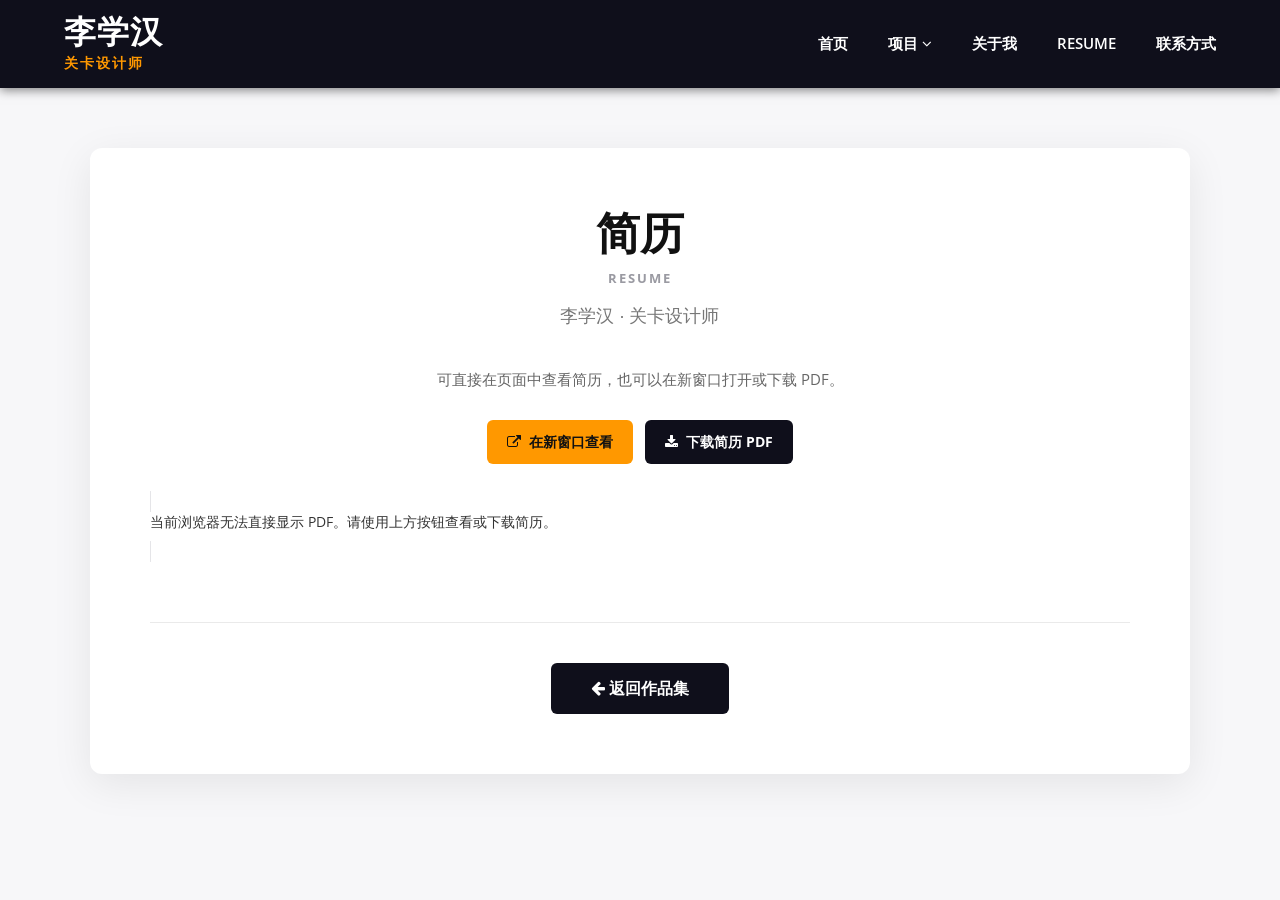
<file: resume.html>
<!DOCTYPE html>
<html lang="zh-CN">
<head>
	<title>简历 | 李学汉</title>
	<meta name="viewport" content="width=device-width, initial-scale=1">
	<meta http-equiv="Content-Type" content="text/html; charset=utf-8">
	<link href="css/bootstrap.css" rel="stylesheet" type="text/css" media="all">
	<link href="css/font-awesome.css" rel="stylesheet">
	<link href="https://fonts.googleapis.com/css?family=Jura:300,400,500,600" rel="stylesheet">
	<link href="https://fonts.googleapis.com/css?family=Open+Sans:400,600,700,800" rel="stylesheet">
	<link href="css/project-detail.css" rel="stylesheet">
	<link href="css/portfolio-improvements.css" rel="stylesheet">
</head>
<body>
	<header class="my-clean-header">
		<div class="my-clean-logo">
			<a href="index.html" title="李学汉 - 关卡设计作品集">李学汉</a>
			<span class="job-title">关卡设计师</span>
		</div>
		<ul class="my-clean-nav">
			<li><a href="index.html">首页</a></li>
			<li class="dropdown">
				<a href="index.html#work" class="dropbtn">项目 <i class="fa fa-angle-down"></i></a>
				<div class="dropdown-content">
					<div class="dropdown-category-title">个人项目</div>
					<a href="project1.html">收容失效（星空）</a>
					<a href="project3.html">无效处方（星空）</a>
					<a href="project4.html">逃出电厂（半衰期 2）</a>
					<a href="project2.html">冷锋（多人竞技射击地图）</a>
					<div class="dropdown-category-title">团队项目</div>
					<a href="project7.html">花瓣宇航员（Petalnaut）</a>
					<a href="project8.html">仓鼠球竞速（Hamsterballin'）</a>
					<a href="project9.html">未公开项目</a>
					<div class="dropdown-category-title">Game Jam</div>
					<a href="project10.html">GGJ 2024：Health Not High</a>
					<a href="project11.html">LD 55：Summon</a>
					<a href="project12.html">GMTK 2024：Terrarium</a>
				</div>
			</li>
			<li><a href="index.html#about">关于我</a></li>
			<li><a class="resume-nav-link" href="resume.html">RESUME</a></li>
			<li><a href="index.html#contact">联系方式</a></li>
		</ul>
	</header>

	<main class="project-detail-container resume-page">
		<div class="project-header">
			<h1>简历</h1>
			<p class="project-title-en">Resume</p>
			<p class="subtitle">李学汉 · 关卡设计师</p>
		</div>
		<div class="resume-intro">
			<p>可直接在页面中查看简历，也可以在新窗口打开或下载 PDF。</p>
		</div>
		<div class="resume-actions">
			<a class="external-btn" href="Resume_XuehanLi.pdf" target="_blank" rel="noopener noreferrer"><i class="fa fa-external-link"></i> 在新窗口查看</a>
			<a class="external-btn secondary" href="Resume_XuehanLi.pdf" download><i class="fa fa-download"></i> 下载简历 PDF</a>
		</div>
		<object class="resume-viewer" data="Resume_XuehanLi.pdf" type="application/pdf">
			<p>当前浏览器无法直接显示 PDF。请使用上方按钮查看或下载简历。</p>
		</object>
		<div class="back-btn-container">
			<a href="index.html" class="back-btn"><i class="fa fa-arrow-left"></i> 返回作品集</a>
		</div>
	</main>
</body>
</html>
</file>
<file: css/style.css>
html, body{
    font-size: 100%;
	font-family: 'Open Sans', sans-serif;
	background:#ffffff;
	margin: 0;
}
p,ul li,ol li{
	margin:0;
	font-size:14px;
	letter-spacing: 1px;
}
h1,h2,h3,h4,h5,h6{
	font-family: 'Jura', sans-serif;
	text-transform:uppercase;
	margin:0;
}
ul,label{
	margin:0;
	padding:0;
}
body a:hover{
	text-decoration:none;
}
input[type="submit"],input[type="reset"],.w3ls_footer_grid_leftl,.w3ls_footer_grid_leftr h4,.w3l_footer_pos p a,.w3ls_footer_grid_leftr a,.w3layouts_header_right ul li a,.w3ls_social li a,.w3_team_grid1_pos,.w3_team_grid1_pos img{
	transition: .5s ease-in;
	-webkit-transition: .5s ease-in;
	-moz-transition: .5s ease-in;
	-o-transition: .5s ease-in;
	-ms-transition: .5s ease-in;
}
/*-- header --*/
.w3layouts_header_left{
	float:left;
}
.w3layouts_header_left p{
    color: #999;
    line-height: 1.8em;
    float: left;
    margin: 5px 42px 0 0;
}
.w3layouts_header_left a {
	 color: #999;
}
.w3layouts_header_right{
    float: right;
    position: relative;
    width: 23%;
}
.header {
	    padding: 0.6em 3em;
    background: #1d1d1d;
}
.w3layouts_header_right input[type="search"] {
       width: 65%;
    border-top-left-radius: 20px;
    border-bottom-left-radius: 20px;
    outline: none;
    border: none;
    background: #fff;
    color: #999;
    padding:8px 15px 8px 15px;
    font-size: 13px;
    float: left;
}
.w3layouts_header_right input[type="submit"] {
	     outline: none;
    border: none;
    background: #ff5000 url(../images/search.png)no-repeat 12px 5px;
    color: #fff;
    padding: 6px 0;
    width: 17%;
    border-top-right-radius: 20px;
    border-bottom-right-radius: 20px;
    -webkit-transition: all 0.2s ease 0s;
    -moz-transition: all 0.2s ease 0s;
    -o-transition: all 0.2s ease 0s;
    -ms-transition: all 0.2s ease 0s;
}
/*-- nav --*/
.navbar-default {
    background: none;
    border: none;
}
.navbar {
    margin-bottom: 0;
}
.w3_navigation {
    border-top: 1px solid #999;
	position:relative;
}
.navbar-nav {
    float: none;
    margin: 1em 0 1em 0;
}
.navbar-collapse {
    padding: 0;
}
.navbar-right {
    float: none !important;
    margin-right: 0;
}
.navbar-default .navbar-nav > .active > a, .navbar-default .navbar-nav > .active > a:hover, .navbar-default .navbar-nav > .active > a:focus {
    color:#fa3d03;
    background: none;
}
.navbar-default .navbar-nav > li > a {
    color: #212121;
}
.navbar-nav > li > a {
      margin:1em 1.8em;
    padding: 0;
	line-height: 1em;
	font-weight: bold;
    text-transform: uppercase;
}
.navbar-nav > li:nth-child(3) a {
        margin-right: 34em !important;
}
.navbar-nav > li:nth-child(6) a {
        margin-right:0px!important;
}
.w3_navigation_pos {
       position: absolute;
    top: 24%;
    left: 35%;
    z-index: 999;
}
.w3_navigation_pos h1 a {
     font-size: 1em;
    color: #212121;
    text-decoration: none;
    border: 3px solid #ff5000;
    padding: 0.1em .4em;
    font-weight: 700;
    text-transform: uppercase;
    font-family: 'Jura', sans-serif;
}
.navbar-default .navbar-nav > li > a:hover{
    color: #fa3d03;
}
/* Effect 5: same word slide in */
.cl-effect-5 a {
	overflow: hidden;
	padding: 0 4px;
}

.cl-effect-5 a span {
	position: relative;
	display: inline-block;
	-webkit-transition: -webkit-transform 0.3s;
	-moz-transition: -moz-transform 0.3s;
	transition: transform 0.3s;
}

.cl-effect-5 a span::before {
	position: absolute;
	top: 100%;
	content: attr(data-hover);
	-webkit-transform: translate3d(0,0,0);
	-moz-transform: translate3d(0,0,0);
	transform: translate3d(0,0,0);
}

.cl-effect-5 a:hover span,
.cl-effect-5 a:focus span {
	-webkit-transform: translateY(-100%);
	-moz-transform: translateY(-100%);
	transform: translateY(-100%);
}

/* Effect 5: same word slide in and border bottom */
/*-- //nav --*/
.fa-cog{
    -webkit-animation: fa-spin 3s infinite linear;
    animation: fa-spin 3s infinite linear;
}
/*-- //header --*/
/*-- banner --*/
.w3_navigation_pos h1 a i {
    font-size: .6em;
    color: #f83e03;
}
.slider-info {
    position: absolute;
    top: 40%;
    z-index: 999;
    left: 0px;
    width: 100%;
    height: 100%;
	text-align:center;
}
.slider-info h4 {
    font-size: 3em;
    color: #fff;
    letter-spacing: 5px;
    text-transform: uppercase;
    font-weight: 200;
}
.slider-info a {
	font-size:1em;
	padding:0.6em 2em;
	color:#fff;
	}
/* Shutter In Horizontal */
.hvr-shutter-in-horizontal {
  display: inline-block;
  vertical-align: middle;
  -webkit-transform: translateZ(0);
  transform: translateZ(0);
  box-shadow: 0 0 1px rgba(0, 0, 0, 0);
  -webkit-backface-visibility: hidden;
  backface-visibility: hidden;
  -moz-osx-font-smoothing: grayscale;
  position: relative;
  background: #2098d1;
  -webkit-transition-property: color;
  transition-property: color;
  -webkit-transition-duration: 0.3s;
  transition-duration: 0.3s;
}
.hvr-shutter-in-horizontal:before {
  content: "";
  position: absolute;
  z-index: -1;
  top: 0;
  bottom: 0;
  left: 0;
  right: 0;
  background: #ff5000;
  -webkit-transform: scaleX(1);
  transform: scaleX(1);
  -webkit-transform-origin: 50%;
  transform-origin: 50%;
  -webkit-transition-property: transform;
  transition-property: transform;
  -webkit-transition-duration: 0.3s;
  transition-duration: 0.3s;
  -webkit-transition-timing-function: ease-out;
  transition-timing-function: ease-out;
}
.hvr-shutter-in-horizontal:hover, .hvr-shutter-in-horizontal:focus, .hvr-shutter-in-horizontal:active {
  color: white;
}
.hvr-shutter-in-horizontal:hover:before, .hvr-shutter-in-horizontal:focus:before, .hvr-shutter-in-horizontal:active:before {
  -webkit-transform: scaleX(0);
  transform: scaleX(0);
}
.slider-info p {
    font-size:1em;
    text-transform: uppercase;
    color: #fff;
    letter-spacing: 7px;
    margin: 2em 0;
}
/*--slider--*/
#slider2,
#slider3 {
  box-shadow: none;
  -moz-box-shadow: none;
  -webkit-box-shadow: none;
  margin: 0 auto;
}
.rslides_tabs li:first-child {
  margin-left: 0;
}
.rslides_tabs .rslides_here a {
  background: rgba(255,255,255,.1);
  color: #fff;
  font-weight: bold;
}
.events {
  list-style: none;
}
.callbacks_container {
  position: relative;
  float: left;
  width: 100%;
}
.callbacks {
  position: relative;
  list-style: none;
  overflow: hidden;
  width: 100%;
  padding: 0;
  margin: 0;
}
.callbacks li {
  position: absolute;
  width: 100%;
}
.callbacks img {
  position: relative;
  z-index: 1;
  height: auto;
  border: 0;
}
.callbacks .caption {
	display: block;
	position: absolute;
	z-index: 2;
	font-size: 20px;
	text-shadow: none;
	color: #fff;
	left: 0;
	right: 0;
	padding: 10px 20px;
	margin: 0;
	max-width: none;
	top: 10%;
	text-align: center;
}
.callbacks_nav {
    position: absolute;
    -webkit-tap-highlight-color: rgba(0,0,0,0);
       bottom: 24%;
    left: 0;
    z-index: 3;
    text-indent: -9999px;
    overflow: hidden;
    text-decoration: none;
    width:32px;
    height:32px;
    background: transparent url("../images/left.png") no-repeat left top;
}
 .callbacks_nav:hover{
  	opacity: 0.5;
  }
.callbacks_nav.next {
  left: auto;
   background: transparent url("../images/right.png") no-repeat right top;
       left: 51%;
 }
 .callbacks_nav.prev {
	right: auto;
	background-position:left top;
	left: 47%;
}
#slider3-pager a {
  display: inline-block;
}
#slider3-pager span{
  float: left;
}
#slider3-pager span{
	width:100px;
	height:15px;
	background:#fff;
	display:inline-block;
	border-radius:30em;
	opacity:0.6;
}
#slider3-pager .rslides_here a {
  background: #FFF;
  border-radius:30em;
  opacity:1;
}
#slider3-pager a {
  padding: 0;
}
#slider3-pager li{
	display:inline-block;
}
.rslides {
  position: relative;
  list-style: none;
  overflow: hidden;
  width: 100%;
  padding: 0;
}
.rslides li {
  -webkit-backface-visibility: hidden;
  position: absolute;
  display:none;
  width: 100%;
  left: 0;
  top: 0;
}
.rslides li{
  position: relative;
  display: block;
  float: left;
}
.rslides img {
  height: auto;
	border: 0;
	width: 100%;
  }
.callbacks_tabs{
       list-style: none;
    position: absolute;
    bottom: -39%;
    left: 42%;
    padding: 0;
    margin: 0;
    z-index: 990;
    display: block;
    text-align: center;
}
.slider-top span{
	font-weight:600;
}
.callbacks_tabs li{
       display: inline-block;
    margin: 0 7px;
}
/*----*/
.callbacks_tabs a{
 visibility: hidden;
}
.callbacks_tabs a:after {
    content: "\f111";
    font-size: 0;
    font-family: FontAwesome;
    visibility: visible;
    display: block;
    height: 12px;
    width: 12px;
    display: inline-block;
    background: #fff;
    border-radius: 50%;
    -webkit-border-radius: 50%;
    -o-border-radius: 50%;
    -moz-border-radius: 50%;
    -ms-border-radius: 50%;
}
.callbacks_here a:after{
	background: #f53753;
    border: 1px solid #f53753;
    height:1px;
    width:40px;
    border-radius: 0;
}
/*-- //banner --*/
/*-- about --*/
.about,.services,.team-bottom,.mail{
	padding:5em 0;
}
.w3l_head{
	font-size: 2.5em;
    font-weight: bold;
    color: #212121;
	letter-spacing: 3px;
	text-align: center;
}
.w3ls_head_para{
	color:#ff5000;
	text-transform:uppercase;
	letter-spacing:8px;
	text-align: center;
}

.agileits_about_right p{
	color:#999;
	line-height:2em;
	margin-bottom:3em;
}
.agileits_about_right p i{
	display:block;
	margin:2em 0 0;
}
.agileits_about_right {
    padding-left: 7em;
}
.agileits_about_right ul li{
	display: block;
    margin-bottom: 1em;
    color: #212121;
    line-height: 1.5em;
    text-transform: capitalize;
    font-family: 'Questrial', sans-serif;
    font-size: 1em;
	font-weight:600;
	letter-spacing:2px;
}
.agileits_about_right ul li i{
	color:#fa3d43;
	padding-right:1em;
}
.agileits_about_right ul li:last-child,.agileinfo_about_bottom_right_wthree ul li:last-child{
	margin-bottom:0;
}
/*-- //about --*/
/*-- about-bottom --*/
.agileits_banner_bottom_grid_l h4{
	text-transform:capitalize;
	font-size:1.8em;
	color:#212121;
	line-height:1.5em;
}
.agileits_banner_bottom_grid_l p{
	margin:1em 0 0;
	line-height:2em;
	color:#999;
}
.agileits_banner_bottom_grid_l p i{
	    display: block;
    margin-bottom: 1em;
    color: #ff5000;
    letter-spacing: 4px;
    font-weight: 400;
}
.agileits_banner_bottom_grids{
	margin:6em 0 0;
}
.agileits_banner_btm_grid_r{
	position:relative;
}
.agileits_banner_btm_grid_r_pos{
	position:absolute;
	top: -23%;
    right: -15%;
}
/*-- //about-bottom --*/
/*-- services --*/
/*-- services --*/
.services{
	background:url(../images/service.jpg) no-repeat center;
	background-size:cover;
	-webkit-background-size: cover;
	-o-background-size: cover;
	-ms-background-size: cover;
	-moz-background-size: cover;
}
#services h3 {
    text-align: center;
    color: #fff;

}
.services-agile-w3l,.services-gd {
    margin: 0 auto;
    text-align: center;
}
.services-agile-w3l {
    margin-top: 2em;
}
.hi-icon,.hi-icon:after{
	border-radius:0px;
}
.hi-icon:before {
    font-family: inherit;
}

a.hi-icon img {
    margin: 17px 0 0;
}
.hi-icon-wrap {
    padding: 0;
}

.services-gd h4 {
	color: #2098d1;
    margin-top: 20px;
    font-size: 1.5em;
    letter-spacing: 2px;
    margin-bottom: 8px;
}
.services-gd p {
    color: #fff;
}
.hi-icon-wrap {
	text-align: center;
	margin: 0 auto;
	padding: 2em 0 1em;
}

.hi-icon {
	display: inline-block;
	font-size: 0px;
	cursor: pointer;
    margin: 0 auto;
	width: 102px;
	height: 102px;
	text-align: center;
	position: relative;
	z-index: 1;
	color: #fff;
	    border-radius: 50%;
}

.hi-icon:after {
	pointer-events: none;
	position: absolute;
	width: 100%;
	height: 100%;
	content: '';
	-webkit-box-sizing: content-box; 
	-moz-box-sizing: content-box; 
	box-sizing: content-box;
}

.hi-icon:before {
	font-family: 'ecoicon';
	speak: none;
	font-size: 48px;
	line-height: 90px;
	font-style: normal;
	font-weight: normal;
	font-variant: normal;
	text-transform: none;
	display: block;
	-webkit-font-smoothing: antialiased;
}

/* Effect 9 */
.hi-icon-effect-9 .hi-icon {
	-webkit-transition: box-shadow 0.2s;
	-moz-transition: box-shadow 0.2s;
	transition: box-shadow 0.2s;
}

.hi-icon-effect-9 .hi-icon:after {
	top: 0;
	left: 0;
	padding: 0;
	box-shadow: 0 0 0 3px #fff;
	-webkit-transition: -webkit-transform 0.2s, opacity 0.2s;
	-moz-transition: -moz-transform 0.2s, opacity 0.2s;
	transition: transform 0.2s, opacity 0.2s;
	    border-radius: 50%;
}

/* Effect 9a */
.hi-icon-effect-9a .hi-icon:hover:after {
	-webkit-transform: scale(0.85);
	-moz-transform: scale(0.85);
	-ms-transform: scale(0.85);
	transform: scale(0.85);
	opacity: 0.5;
}

.hi-icon-effect-9a .hi-icon:hover {
	box-shadow: 0 0 0 6px #fff;
	color: #fff;
}
/*-- //services --*/
/*-- //services-bottom --*/
/*-- /news --*/
.projects{
	padding:5em 0 0 0;
}
.projects-info{
	text-align:center;
}
.projects-info p{
    color: #999999;
    font-size: .9em;
    margin: 1em auto 0;
    width: 40%;
}
.projects-grids {
  margin: 3em 0 0 0;
}
#owl-demo .item{
    text-align: center;
}
.projects-agile-grid-info{
    position: relative;
    overflow: hidden;	
}
.projects-agile-grid-info img{
	width:100%;
}
i.fa.fa-cutlery {
    color: #FFFFFF;
    font-size: 2em;
}
.projects-grid-caption h4 {
      color: #fff;
    font-size: 1.7em;
    font-weight: 700;
    margin: 7.2em 0 0.5em 0;
    text-transform: uppercase;
    background: hsla(192, 18%, 92%, 0.31);
    padding: 10px;
    letter-spacing: 6px;
}
.projects-grid-caption p {
    color: #fff;
    font-size: 0.95em;
    margin: 0;
    letter-spacing: 12px;
}
.projects-grid-caption {
    background: rgba(0, 0, 0, 0.61);
    padding: 8em 1em 1em 1em;
    position: absolute;
    left: 0;
    bottom: -135%;
    text-align: center;
    width: 100%;
     height: 617px;
    -webkit-transition: .5s all;
    transition: .5s all;
    -moz-transition: .5s all;
	border: 1px solid #999;
}
.projects-agile-grid-info:hover .projects-grid-caption{
    bottom: 0%;
}
/*-- //news --*/
/*-- gallery --*/
.w3l_gallery_grid li{
	display: inline-block;
    float: left;
    width: 32.33%;
    padding: 1%;
}
.box {
    position: relative;
    overflow: hidden;
}

.box img {
  position: absolute;
  left: 0;
  -webkit-transition: all 300ms ease-out;
  -moz-transition: all 300ms ease-out;
  -o-transition: all 300ms ease-out;
  -ms-transition: all 300ms ease-out;
  transition: all 300ms ease-out;
}

.box .overbox {
	background-color: hsla(0, 0%, 11%, 0.6);
    position: absolute;
    top: 0;
    left: 0;
    color: #fff;
    z-index: 100;
    -webkit-transition: all 300ms ease-out;
    -moz-transition: all 300ms ease-out;
    -o-transition: all 300ms ease-out;
    -ms-transition: all 300ms ease-out;
    transition: all 300ms ease-out;
    opacity: 0;
    width: 100%;
       padding: 7em 2em 2em;
}
.box,.box .overbox {
	height: 230px;
}
.box:hover .overbox { opacity: 1; }

.box .overtext {
  -webkit-transition: all 300ms ease-out;
  -moz-transition: all 300ms ease-out;
  -o-transition: all 300ms ease-out;
  -ms-transition: all 300ms ease-out;
  transition: all 300ms ease-out;
  transform: translateY(40px);
  -webkit-transform: translateY(40px);
}

.box .title {
     font-size: 1.6em;
    text-transform: uppercase;
    opacity: 0;
    transition-delay: 0.1s;
    transition-duration: 0.2s;
    background: rgba(236, 81, 9, 0.72);
    text-align: center;
    padding: 10px;
}

.box:hover .title,
.box:focus .title {
  opacity: 1;
  transform: translateY(0px);
  -webkit-transform: translateY(0px);
}

.box .tagline {
	font-size: 13px;
    line-height:1.8em;
	opacity: 0;
	transition-delay: 0.2s;
	transition-duration: 0.2s;
}

.box:hover .tagline,
.box:focus .tagline {
  opacity: 1;
  transform: translateX(0px);
  -webkit-transform: translateX(0px);
}
ul#lightGallery {
    margin-top: 2em;
}
.modal-content  img{
	width:100%;
}
.modal-content h4 {
    color: #0099e5;
    text-align: center;
    font-size: 35px;
    margin-bottom: 15px;
}
.modal-content h5 {
    color: #000;
    padding: 20px 0 6px;
    font-size: 22px;
    margin-left: 0px;
}
.modal-content p {
    color: #676464;
    font-size: 14px;
    line-height: 28px;
    letter-spacing: 0.2px;
    word-spacing: 1px;
}
.modal-header {
    min-height: 16.42857143px;
    padding: 20px 30px;
}
 .modal-dialog {
    width: 600px;
    margin: 109px auto;
}
.agileits_about_left h3 {
    text-align: left;
}
.agileits_about_left p {
    text-align: left;
}
/*-- mail --*/
.w3_mail_grids textarea{
	outline: none;
    padding: 10px;
    color: #212121;
    font-size: 14px;
    border: none;
    border-bottom:2px solid #f2f2f2;
    background: none;
    width: 97.3%;
    margin:0 0 3em 1.1em;
    min-height: 150px;
    resize: none;
	font-weight:600;
}
.w3_mail_grids textarea::-webkit-input-placeholder {
	color: #212121 !important;
}
.w3_mail_grids input[type="submit"]{
    outline: none;
    color: #fff;
    letter-spacing: 5px;
    font-size: 1em;
    border: none;
    text-transform: uppercase;
    width: 100%;
    font-weight: 600;
    background: #111;
    padding: 0.9em;
    margin-top: 2em;
}
.w3_mail_grids input[type="submit"]:hover{
 background:#fa3d03;
}
/*-- mail --*/
.input {
	position: relative;
	z-index: 1;
	display: inline-block;
	margin: 0;
	max-width: 100%;
	width: calc(100% - 0em);
	vertical-align: top;
}

.input__field {
	display: block;
	border-radius: 0;
	outline: none;
	width: 100%;
	background: #f5f5f5;
	color: #111;
	padding: 18px;
	font-size: 14px;
	border: 1px solid #e4e4e4;
	font-weight: 600;
	-webkit-appearance: none;
}

.input__field:focus, .w3_agile_mail_grid textarea:focus {
	outline: none;
	background: #fff;
}

.input--ichiro {
	margin-top: 2em;
}

.w3_agile_mail_grid textarea {
    outline: none;
    width: 100%;
    background: #f5f5f5;
    color: #111;
    padding:1em;
    font-size: 14px;
    border: 1px solid #e4e4e4;
     min-height: 239px;
     font-weight: 600;
    margin: 2em 0 0;
}
.w3_agile_mail_grid textarea::-webkit-input-placeholder {
	color: #212121 !important;
}
/*-- //mail --*/
/*-- footer --*/
.w3l_footer{
	    background: #000;
         padding: 6em 0 5em 0;
}
.w3l_footer form{
	width: 45%;
    margin: 3em auto 0;
}
.w3ls_footer_grid {
    margin: 0 auto;
    text-align: center;
}
.w3ls_footer_grids p.agileits_w3layouts_est{
	color:#fff;
	line-height:2em;
	margin:2em auto 5em;
	width:65%;
	text-align:center;
}
.w3ls_footer_grid_leftl{
	float:left;
	width:55px;
	height:55px;
	border-radius:50px;
	text-align:center;
	background:#fa3d03;
}
.w3ls_footer_grid_leftl i{
	color: #fff;
    font-size: 1em;
    line-height: 3.4em;
}
.w3ls_footer_grid_leftr{
    float: right;
    width: 80%;
    text-align: left;
}
.w3ls_footer_grid_leftr h4{
	font-size: 1.2em;
    color: #fff;
    letter-spacing: 3px;
    margin-bottom: .5em;
}
.w3ls_footer_grid_leftr p{
	color:#999;
	line-height:1.5em;
}
.w3ls_footer_grid_leftr a{
	color:#999;
	text-decoration:none;
	font-size:14px;
}
.w3ls_footer_grid_leftr a:hover{
	color:#fa3d03;
}
.w3l_footer_pos{
      margin-top: 4em;
}
.w3l_footer_pos p{
	text-align:center;
	color:#fff;
	line-height:1.8em;
}
.w3l_footer_pos p a{
	color:#fa3d03;
	text-decoration:underline;
}
.w3l_footer_pos p a:hover{
	color:#fff;
}
.w3ls_footer_grid_left:hover .w3ls_footer_grid_leftl{
	background:#fff;
}
.w3ls_footer_grid_left:hover .w3ls_footer_grid_leftl i{
	color:#212121;
}
.w3ls_footer_grid_left:hover .w3ls_footer_grid_leftr h4{
	color:#fa3d43;
}
.w3ls_footer_grid_left {
    background: #2e2e2e;
    float: left;
    width: 31%;
    margin: 0 10px;
    padding: 30px 20px;
}
/*-- //footer --*/
.map iframe{
	width:100%;
	min-height:350px;
	margin-top:2em;
	margin-bottom:-6px;
	border:none;
}
/*-- to-top --*/
#toTop {
	display: none;
	text-decoration: none;
	position: fixed;
	bottom: 20px;
	right: 2%;
	overflow: hidden;
	z-index: 999; 
	width: 32px;
	height: 32px;
	border: none;
	text-indent: 100%;
	background: url(../images/arrow.png) no-repeat 0px 0px;
}
#toTopHover {
	width: 32px;
	height: 32px;
	display: block;
	overflow: hidden;
	float: right;
	opacity: 0;
	-moz-opacity: 0;
	filter: alpha(opacity=0);
}
/*-- //to-top --*/
/*-- start-responsive-design --*/
@media (max-width:1440px){
	.slider-info {
		position: absolute;
		top: 35%;
	}
}
@media (max-width:1366px){
	.slider-info h4 {
		font-size: 2.8em;
	}
	.projects-grid-caption {
		padding: 8em 1em 1em 1em;
		position: absolute;
		left: 0;
		bottom: -146%;
	}
	.projects-grid-caption h4 {
		font-size: 1.4em;
		margin: 7.2em 0 0.5em 0;
	}
}
@media (max-width:1280px){
	.slider-info h4 {
		font-size: 2.5em;
	}
	.agileits_banner_btm_grid_r_pos {
		position: absolute;
		top: -23%;
		right: -9%;
	}
	.projects-grid-caption {
		padding: 14em 1em 1em 1em;
		position: absolute;
		left: 0;
		bottom: -156%;
	}
}
@media (max-width:1080px){
	.w3_navigation_pos {
		left:41%;
	}
	.agileits_about_right {
		padding-left: 4em;
	}
	.w3layouts_header_right {
		float: right;
		position: relative;
		width: 30%;
	}
	.slider-info p {
		font-size: 0.9em;
		letter-spacing: 6px;
		margin: 2em 0;
	}
	.slider-info h4 {
		font-size: 2.3em;
	}
	.slider-info {
		position: absolute;
		top: 28%;
	}
	.callbacks_nav.prev {
		right: auto;
		background-position: left top;
		left: 45%;
	}
	.navbar-nav > li > a {
		margin: 2em 1em;
		font-size: 0.9em;
	}
		.w3_navigation_pos h1 a {
       font-size: 0.9em;
	}
	.navbar-nav > li:nth-child(3) a {
		margin-right: 37.1em !important;
	}
	.w3_navigation_pos {
		left: 35%;
	}
	.agileits_banner_bottom_grid_l h4 {
       font-size: 1.6em;
	}
	.projects-grid-caption h4 {
		font-size: 1em;
		margin: 7.2em 0 0.5em 0;
	}
	.projects-grid-caption {
		padding: 19em 1em 1em 1em;
		position: absolute;
		left: 0;
		bottom: -179%;
	}
	.projects-grid-caption p {
		font-size: 0.85em;
		margin: 0;
		letter-spacing: 10px;
	}
	.w3ls_footer_grid_leftl {
		float: left;
		width: 43px;
		height: 43px;
	}
	.w3ls_footer_grid_leftl i {
		font-size: 1em;
		line-height: 2.7em;
	}
	.w3ls_footer_grid_leftr h4 {
		font-size: 1.1em;
		letter-spacing: 2px;
	}
	.box .overbox {
		padding: 6em 1em 2em;
	}
	.box, .box .overbox {
		height: 189px;
	}
}
@media (max-width: 1024px){
	.w3_navigation_pos {
		left:41%;
	}
	.agileits_about_right {
		padding-left: 4em;
	}
	.w3layouts_header_right {
		float: right;
		position: relative;
		width: 36%;
	}
	.slider-info p {
		font-size: 0.9em;
		letter-spacing: 6px;
		margin: 2em 0;
	}
	.slider-info h4 {
		font-size: 2.3em;
	}
	.slider-info {
		position: absolute;
		top: 28%;
	}
	.callbacks_nav.prev {
		right: auto;
		background-position: left top;
		left: 45%;
	}
	.navbar-nav > li > a {
		margin: 2em 1em;
		font-size: 0.9em;
	}
		.w3_navigation_pos h1 a {
       font-size: 0.9em;
	}
	.navbar-nav > li:nth-child(3) a {
		margin-right: 37.1em !important;
	}
	.w3_navigation_pos {
		left: 35%;
	}
	.projects-grid-caption {
		padding: 19em 1em 1em 1em;
		position: absolute;
		left: 0;
		bottom: -190%;
	}
	.projects-grid-caption h4 {
		font-size: 0.9em;
		margin: 8.2em 0 0.5em 0;
	}
}	
@media (max-width: 991px){
	.w3_navigation_pos h1 a {
		font-size: 0.7em;
	}
	.navbar-nav > li:nth-child(3) a {
		margin-right: 26em !important;
	}
	.navbar-nav > li > a {
	   margin: 2em 0.5em;
	}
	.w3_navigation_pos {
		top: 28%;
		left: 38.5%;
	}
	.navbar-nav > li > a {
		padding: 0;
		line-height: 0.8em;
	}
	.w3_navigation_pos {
		top: 28%;
		left: 33.5%;
	}
	.w3layouts_header_right {
		float: right;
		position: relative;
		width: 36%;
	}
	.callbacks_nav.prev {
		right: auto;
		background-position: left top;
		left: 45%;
	}
	.agileits_banner_bottom_grids {
		margin: 1em 0 0;
	}
	.agileits_banner_bottom_grid_r {
		margin-top: 6em;
	}
	.agileits_banner_btm_grid_r_pos {
		position: absolute;
		top: -23%;
		right: 0%;
	}
	.services-gd.text-center {
		float: left;
		width: 25%;
	}
	.w3l_head {
			font-size: 2.3em;
	}
	
	.box .title {
		font-size: 1.2em;
	}
	.box, .box .overbox {
		height: 146px;
	}
	.box .overbox {
		padding: 4em 1em 2em;
	}
	.projects-grid-caption {
		padding: 21em 1em 1em 1em;
		position: absolute;
		left: 0;
		bottom: -248%;
	}
	.projects-grid-caption h4 {
		font-size: 0.9em;
		margin: 9.2em 0 0.5em 0;
	}
	.projects-grid-caption p {
		font-size: 0.8em;
		margin: 0;
		letter-spacing: 7px;
	}
	.w3ls_footer_grid_left {
		float: left;
		width: 100%;
		margin: 0 0px;
		padding: 20px 30px;
		margin-bottom: 10px;
	}
	.w3ls_footer_grid_leftr {
		float: right;
		width: 75%;
		text-align: left;
	}
	.w3l_footer {
		padding: 4em 0 3em 0;
	}
	.about, .services, .team-bottom, .mail {
		padding: 3em 0;
	}
	.w3l_footer_pos {
		margin-top: 2em;
	}
	
}
@media (max-width: 800px){
	.w3_navigation_pos {
		left:38.5%;
	}
	.navbar-nav > li:nth-child(3) a {
		margin-right: 26em !important;
	}
	.w3_navigation_pos h1 a {
		font-size: .75em;
	}
	.w3_navigation_pos {
		left: 34%;
	}
	.navbar-nav {
		float: none;
		margin: 0em 0 0em 0;
	}
	.w3_navigation_pos {
		top: 12%;
		left: 33.5%;
	}
	.w3layouts_header_left p {
		float: left;
		margin: 5px 19px 0 0;
		font-size: 13px;
	}
	.header {
		padding: 0.6em 1em;
	}
	.slider-info h4 {
		font-size: 1.8em;
	}
	.slider-info a {
		font-size: 0.9em;
		padding: 0.6em 1.5em;
	}
	.slider-info p {
		font-size: 0.85em;
		letter-spacing: 5px;
		margin: 1em 0 1.5em 0;
	}
	.projects-grid-caption h4 {
		font-size: 0.9em;
		margin: 9.2em 0 0.5em 0;
		padding: 8px;
		letter-spacing: 2px;
	}
	.projects-grid-caption p {
		font-size: 0.8em;
		margin: 0;
		letter-spacing: 3px;
	}
	.services-gd h4 {
		margin-top: 20px;
		font-size: 1.3em;
	}
	.callbacks_nav {
		position: absolute;
		bottom: 21%;
	}
	.w3layouts_header_right {
		float: right;
		position: relative;
		width: 40%;
	}
}
@media (max-width: 768px){
	.w3_navigation_pos h1 a {
		font-size: .75em;
	}
	.w3_navigation_pos {
		left: 34%;
	}
	.w3l_head {
		font-size: 2em;
	}
	.agileits_about_right {
		padding-left: 3em;
	}
	.agileinfo_about_bottom_right h2 {
		font-size: 1.7em;
	}
	.w3ls_head_para {
      letter-spacing: 5px;
	}
	.projects-grid-caption h4 {
		font-size: 1.1em;
		margin: 1.2em 0 0.5em 0;
		padding: 8px;
		letter-spacing: 2px;
	}
	.w3_agile_mail_grid textarea {
		outline: none;
		min-height: 191px;
		margin: 2em 0 0;
	}
	.map iframe {
    width: 100%;
    min-height: 250px;
    margin-top: 2em;
	}
	.projects {
		padding: 3em 0 0 0;
	}
}
@media (max-width: 767px){
	.navbar-default .navbar-toggle {
		border-color: #212121;
	}
	.navbar-default .navbar-toggle .icon-bar {
		background-color: #212121;
	}
	.navbar-toggle {
		margin: 1em 0;
	}
	.navbar-default .navbar-toggle:hover, .navbar-default .navbar-toggle:focus {
		background-color: transparent;
	}

	.navbar-nav {
		float: none;
		margin: 0;
		text-align: center;
		background: #dfdfdf;
	}
	.navbar-nav > li > a {
		margin: 2em 0;
	}
	.navbar-nav > li:nth-child(3) a {
		margin-right: auto !important;
	}
	.w3_navigation_pos {
		left: 0;
	}
	.w3_navigation_pos {
		position: inherit;
		float: left;
		margin-top: .9em;
	}
}
@media (max-width: 736px){
	.header {
		padding: 0.6em 1em;
	}
	.box .overbox {
		padding: 3em 1em 2em;
	}
	.box, .box .overbox {
		height: 139px;
	}
	
	.map iframe {
		min-height: 300px;
	}
	.box .overbox {
		padding: 3em 1em 2em;
	}
	.box, .box .overbox {
		height: 139px;
	}
	.w3layouts_header_right {
		float: right;
		position: relative;
		width: 37%;
	}
	.about, .services, .team-bottom, .mail {
		padding: 2em 0;
	}
	.projects {
		padding: 2em 0 0 0;
	}
}
@media (max-width: 667px){
	.w3layouts_header_right ul li:last-child {
		margin-left: 1em;
	}

	.box, .box .overbox {
		height: 125px;
	}
	.box .title {
		font-size: 1em;
	}
	.w3layouts_header_left {
		float: none;
		width: 100%;
		margin: 0 auto;
	}
	.w3layouts_header_left p{
		float: none;
		margin: 0 auto;
		text-align:center;
		
	}
	.w3layouts_header_right {
		float: none;
		position: relative;
		width: 56%;
	margin: 4px auto 0;
	}
	.w3layouts_header_right input[type="search"] {
      width: 83%;
	}
	.callbacks_nav {
		position: absolute;
		bottom: 14%;
	}
	.callbacks_nav.prev {
		right: auto;
		background-position: left top;
       left: 43%;
	}
}
@media (max-width: 640px){
	.box, .box .overbox {
		height: 114px;
	}
	.w3l_head {
		font-size: 1.8em;
	}
	.w3ls_head_para {
		letter-spacing: 5px;
		font-size: 12px!important;
	}
	.services-gd.text-center {
		float: left;
		width: 50%;
	}
}
@media (max-width: 600px){
	.slider-info h4 {
		font-size: 1.5em;
	}
	.slider-info p {
		font-size: 0.8em;
		letter-spacing: 3px;
		margin: 1em 0 1.5em 0;
	}
	.slider-info {
		position: absolute;
		top: 21%;
	}
}
@media (max-width: 568px){
	.agileits_banner_bottom_grid_l h4 {
		font-size: 1.4em;
	}
	.w3l_gallery_grid li {
		display: inline-block;
		float: left;
		width: 50%;
		padding: 1%;
	}
	.box, .box .overbox {
		height: 166px;
	}
	.box .overbox {
		padding: 5em 1em 2em;
	}
	.projects-grid-caption h4 {
		font-size: 1.1em;
		margin: 5em 0 0.5em 0;
		padding: 8px;
		letter-spacing: 2px;
	}
	.w3l_footer {
		padding: 2em 0 2em 0;
	}
	.w3l_footer_pos {
		margin-top: 1em;
	}
}
@media (max-width: 480px){

	p, ul li, ol li {
    margin: 0;
    font-size: 13px;
	}
	.w3layouts_header_right {
		float: none;
		position: relative;
		width: 80%;
		margin: 4px auto 0;
	}
	.callbacks_nav {
		position: absolute;
		bottom: 9%;
	}
	.slider-info h4 {
		font-size: 1.4em;
		letter-spacing: 4px;
	}
	.box .overbox {
		padding: 4em 1em 2em;
	}
	.box, .box .overbox {
		height: 138px;
	}
	.projects-grid-caption h4 {
		font-size: 1.1em;
		margin: 0em 0 0.5em 0;
		padding: 8px;
		letter-spacing: 2px;
	}
	.w3_agile_mail_grid textarea {
		outline: none;
		min-height: 119px;
		margin: 2em 0 0;
	}
	.w3_agile_mail_grid {
		padding: 0 0px;
	}
}
@media (max-width: 414px){
	.agileits_banner_btm_grid_r_pos {
		position: absolute;
		top: -37%;
		right: 0%;
	}
	.agileits_banner_bottom_grid_l {
		padding: 0 5px;
	}
	.agileits_about_left {
		padding: 0 5px;
	}
	.slider-info h4 {
		font-size: 1.3em;
		letter-spacing: 3px;
	}
	.slider-info h4 {
		font-size: 1.3em;
		letter-spacing: 3px;
	}
	.slider-info a {
		font-size: 0.9em;
		padding: 0.4em 1.5em 0.7em 1.5em;
	}
	.w3_navigation_pos {
		position: inherit;
		float: left;
		margin-top: .7em;
	}
	.callbacks_nav.prev {
		right: auto;
		background-position: left top;
		left: 40%;
		background-size: 72%;
	}
	.callbacks_nav.next {
		left: auto;
		background: transparent url(../images/right.png) no-repeat right top;
		left: 51%;
		background-size: 72%;
	}
	.callbacks_nav {
		position: absolute;
		bottom: 5%;
	}
	.box, .box .overbox {
		height: 112px;
	}
	.box .overbox {
		padding: 3em 1em 2em;
	}
	ul#lightGallery {
		margin-top: 1em;
	}
	
	.slider-img img {
		min-height: 175px;
	}
	.map iframe {
		min-height: 231px;
	}
	.agileits_banner_bottom_grid_l h4 {
		font-size: 1.2em;
	}
	.w3l_head {
		font-size: 1.5em;
	}
	.agileits_banner_btm_grid_r_pos img {
		width: 57%;
	}
	.agileits_banner_btm_grid_r_pos {
		position: absolute;
		top: -28%;
		    right: -3%;
	}
}
@media (max-width: 384px){
	.slider-info h4 {
		font-size: 1.2em;
		letter-spacing: 2px;
	}
	.slider-info p {
		font-size: 0.8em;
		letter-spacing: 1px;
		margin: 0.5em 0 1em 0;
	}
	.agileits_banner_btm_grid_r_pos img {
		width: 57%;
	}
	.agileits_banner_btm_grid_r_pos {
		position: absolute;
		top: -28%;
		   right: -3%;
	}
	.box .overbox {
		padding: 3em 1em 2em;
	}
	.box, .box .overbox {
		height: 103px;
	}
	.services-gd h4 {
		margin-top: 20px;
		font-size: 1.2em;
	}
}
@media (max-width: 375px){
	.w3layouts_header_right {
		float: none;
		position: relative;
		width: 95%;
		margin: 4px auto 0;
	}
}
@media (max-width: 320px){
	.w3_navigation_pos h1 a {
		font-size: .65em;
	}
	.slider-info h4 {
		font-size: 1.2em;
		letter-spacing: 2px;
	}
	.slider-img img {
		min-height: 151px;
	}
	.w3l_gallery_grid li {
		display: inline-block;
		float: left;
		width: 100%;
		padding: 1%;
	}
	.box, .box .overbox {
		height: 120px;
	}
	.projects-grid-caption {
		padding: 24em 1em 1em 1em;
		position: absolute;
	}
	.w3layouts_header_right {
		float: none;
		position: relative;
		width: 100%;
		margin: 4px auto 0;
	}
	#mail {
    padding: 0em 0 2em 0;
}
}
</file>
<file: css/portfolio-improvements.css>
/* Shared recruiter-first improvements for the Chinese portfolio. */

/* Keep the header typography identical across every page. */
.my-clean-logo a,
.job-title,
.my-clean-nav a,
.dropdown-category-title {
	font-family: "Open Sans", "Microsoft YaHei", "PingFang SC", "Noto Sans CJK SC", Arial, sans-serif;
}

.my-clean-logo a {
	font-size: 32px;
	font-weight: 700;
}

.job-title {
	font-size: 14px;
	font-weight: 600;
}

.my-clean-nav a {
	font-size: 15px;
	font-weight: 600;
}

.dropdown-content a {
	font-size: 13px;
	font-weight: 400;
}

.dropdown-category-title {
	font-size: 11px;
	font-weight: 700;
}

/* Match every video project to Project 1's comfortable content width. */
.project-detail-container.video-project-detail {
	max-width: 1080px;
}
.my-clean-nav .resume-nav-link,
.my-clean-nav .resume-nav-link:link,
.my-clean-nav .resume-nav-link:visited {
	color: #fff;
}

.my-clean-nav .resume-nav-link:hover,
.my-clean-nav .resume-nav-link:focus {
	color: #ff9800;
}

/* One bilingual title system for every Chinese project page. */
.project-header h1 {
	font-family: "Microsoft YaHei", "PingFang SC", "Noto Sans CJK SC", "Noto Sans SC", Arial, sans-serif;
	font-size: 44px;
	font-weight: 800;
	line-height: 1.18;
	letter-spacing: .5px;
	text-transform: none;
	margin: 0;
	color: #111;
}

.project-title-en {
	margin: 9px 0 0;
	color: #9a9aa2;
	font-family: "Open Sans", Arial, sans-serif;
	font-size: 13px;
	font-weight: 700;
	line-height: 1.4;
	letter-spacing: 2px;
	text-transform: uppercase;
}

.project-header .subtitle {
	margin: 15px 0 0;
	font-family: "Microsoft YaHei", "PingFang SC", "Noto Sans CJK SC", "Noto Sans SC", Arial, sans-serif;
	font-size: 18px;
	font-weight: 500;
	line-height: 1.6;
	color: #777;
}

.project-scan-summary {
	display: grid;
	grid-template-columns: minmax(0, 1.45fr) minmax(280px, .85fr);
	gap: 28px;
	align-items: stretch;
	margin: 0 0 46px;
}

.project-scan-media {
	min-width: 0;
}

.project-scan-media .video-wrapper,
.project-scan-media .hero-image,
.project-scan-media .scan-image {
	margin: 0;
	height: 100%;
	min-height: 360px;
}

.project-scan-media .scan-contain {
	object-fit: contain;
	background: #0f0f1b;
}

.project-scan-media .video-wrapper.click-video {
	height: 100%;
	min-height: 360px;
	padding-bottom: 0;
}

.project-scan-media .hero-image,
.project-scan-media .scan-image {
	width: 100%;
	object-fit: cover;
	border-radius: 10px;
	box-shadow: 0 8px 25px rgba(0, 0, 0, .15);
}

.project-scan-panel {
	display: flex;
	flex-direction: column;
	justify-content: center;
	padding: 26px;
	border: 1px solid #eadcc9;
	border-radius: 10px;
	background: #fffaf3;
	box-sizing: border-box;
}

.scan-eyebrow {
	margin: 0 0 9px;
	color: #d76d00;
	font-size: 12px;
	font-weight: 800;
	letter-spacing: 1.5px;
	text-transform: uppercase;
}

.scan-facts {
	display: grid;
	grid-template-columns: repeat(2, minmax(0, 1fr));
	gap: 10px;
	margin: 0 0 22px;
}

.scan-fact {
	padding: 11px 12px;
	border-left: 3px solid #ff9800;
	background: #fff;
}

.scan-fact strong,
.scan-fact span {
	display: block;
}

.scan-fact strong {
	margin-bottom: 3px;
	color: #777;
	font-size: 11px;
	font-weight: 700;
}

.scan-fact span {
	color: #222;
	font-size: 13px;
	font-weight: 700;
	line-height: 1.45;
}

.project-scan-panel h2 {
	margin: 0 0 10px;
	color: #111;
	font-size: 20px;
	font-weight: 800;
}

.scan-contributions {
	margin: 0;
	padding-left: 20px;
}

.scan-contributions li {
	margin-bottom: 7px;
	color: #444;
	font-size: 13px;
	line-height: 1.55;
}

.video-wrapper.click-video {
	position: relative;
	height: 0;
	min-height: 0;
	padding-bottom: 56.25%;
	overflow: hidden;
	border-radius: 10px;
	background: #090911;
	box-shadow: 0 8px 25px rgba(0, 0, 0, .15);
}

.video-wrapper.click-video iframe {
	position: absolute;
	inset: 0;
	width: 100%;
	height: 100%;
	border: 0;
}

.video-poster {
	position: absolute;
	inset: 0;
	display: block;
	width: 100%;
	height: 100%;
	padding: 0;
	border: 0;
	cursor: pointer;
	background: #090911;
	color: #fff;
	text-align: center;
}

.video-poster::after {
	content: '';
	position: absolute;
	inset: 0;
	background: linear-gradient(to top, rgba(9, 9, 17, .78), rgba(9, 9, 17, .08) 58%);
	transition: background .2s ease;
}

.video-poster:hover::after,
.video-poster:focus-visible::after {
	background: linear-gradient(to top, rgba(9, 9, 17, .82), rgba(9, 9, 17, .18) 62%);
}

.video-poster img {
	position: absolute;
	inset: 0;
	width: 100%;
	height: 100%;
	object-fit: contain;
}

.video-play-button,
.video-poster-label {
	position: absolute;
	z-index: 1;
	left: 50%;
	transform: translateX(-50%);
}

.video-play-button {
	top: 50%;
	display: flex;
	align-items: center;
	justify-content: center;
	width: 72px;
	height: 72px;
	border: 2px solid rgba(255, 255, 255, .9);
	border-radius: 50%;
	background: rgba(255, 152, 0, .92);
	font-size: 25px;
	box-shadow: 0 8px 24px rgba(0, 0, 0, .35);
	transform: translate(-50%, -58%);
}

.video-poster-label {
	bottom: 24px;
	font-size: 14px;
	font-weight: 700;
	letter-spacing: .4px;
}

.gif-showcase {
	display: grid;
	grid-template-columns: repeat(2, minmax(0, 1fr));
	gap: 16px;
}

.gif-card {
	margin: 0;
	overflow: hidden;
	border: 1px solid #e7e7e7;
	border-radius: 8px;
	background: #fafafa;
}

.gif-card img {
	display: block;
	width: 100%;
	aspect-ratio: 16 / 9;
	object-fit: cover;
	background: #111;
}

.gif-card figcaption {
	padding: 11px 13px;
	color: #5f5f64;
	font-size: 13px;
	line-height: 1.55;
}

.prototype-notice {
	margin: 0 0 18px;
	padding: 16px 18px;
	border-left: 4px solid #ff9800;
	background: #fff7ed;
	color: #4b443c;
	font-size: 14px;
	line-height: 1.7;
}

.portfolio-gallery-grid {
	display: grid;
	grid-template-columns: repeat(2, minmax(0, 1fr));
	gap: 16px;
}

.portfolio-gallery-card {
	margin: 0;
	overflow: hidden;
	border: 1px solid #e6e6e9;
	border-radius: 8px;
	background: #fafafa;
}

.portfolio-gallery-card a {
	display: block;
	background: #10101a;
}

.portfolio-gallery-card img {
	display: block;
	width: 100%;
	aspect-ratio: 3 / 2;
	object-fit: contain;
}

.portfolio-gallery-card figcaption {
	padding: 11px 13px;
	color: #626269;
	font-size: 13px;
	line-height: 1.55;
}

.poster-feature {
	max-width: 520px;
	margin: 0 auto 34px;
}

.poster-feature img {
	aspect-ratio: auto;
	max-height: 820px;
	object-fit: contain;
}

.resume-page {
	max-width: 1100px;
}

.resume-intro {
	text-align: center;
	margin-bottom: 28px;
}

.resume-intro p {
	color: #666;
	font-size: 15px;
	line-height: 1.7;
}

.resume-actions {
	display: flex;
	justify-content: center;
	flex-wrap: wrap;
	gap: 12px;
	margin-bottom: 28px;
}

.resume-viewer {
	width: 100%;
	height: 1080px;
	border: 1px solid #e5e5e8;
	border-radius: 10px;
	background: #f3f3f5;
}

.bd-project {
	overflow: hidden;
}

.bd-project .project-scan-summary {
	align-items: start;
}

.bd-map-preview {
	display: flex;
	flex-direction: column;
	height: 460px;
	min-height: 0;
	overflow: hidden;
	border: 1px solid #e2e2e7;
	border-radius: 10px;
	background: #f7f7f9;
	box-shadow: 0 8px 25px rgba(0, 0, 0, .1);
}

.bd-map-preview a {
	display: block;
	flex: 1 1 auto;
	min-height: 0;
	overflow: hidden;
}

.bd-project .bd-map-preview .scan-image {
	display: block;
	width: 100%;
	height: 100%;
	min-height: 0;
	max-width: 100%;
	object-fit: contain;
	border-radius: 0;
	background: #f7f7f9;
	box-shadow: none;
}

.bd-map-caption {
	flex: 0 0 auto;
	margin: 0;
	padding: 10px 14px;
	border-top: 1px solid #e2e2e7;
	background: #fff;
	color: #666;
	font-size: 12px;
	line-height: 1.5;
	text-align: center;
}

@media (max-width: 900px) {
	.project-scan-summary {
		grid-template-columns: 1fr;
	}
	.project-scan-media .video-wrapper,
	.project-scan-media .hero-image,
	.project-scan-media .scan-image {
		min-height: 0;
	}
	.project-scan-media .video-wrapper.click-video {
		height: auto;
		min-height: 0;
		padding-bottom: 56.25%;
	}
	.project-scan-media .hero-image,
	.project-scan-media .scan-image {
		aspect-ratio: 16 / 9;
	}
	.bd-map-preview {
		height: 360px;
	}
	.bd-project .bd-map-preview .scan-image {
		aspect-ratio: auto;
	}
}

@media (max-width: 640px) {
	.scan-facts,
	.gif-showcase,
	.portfolio-gallery-grid {
		grid-template-columns: 1fr;
	}
	.project-scan-panel {
		padding: 20px;
	}
	.project-header h1 {
		font-size: 34px;
	}
	.resume-viewer {
		height: 720px;
	}
	.bd-map-preview {
		height: 300px;
	}
}
</file>
<file: css/project-detail.css>
body {
	margin: 0;
	padding: 0;
	font-family: 'Open Sans', 'Microsoft YaHei', sans-serif;
	background: #f7f7f9;
	color: #333;
}

.my-clean-header {
	display: flex;
	justify-content: space-between;
	align-items: center;
	background: #0f0f1b;
	padding: 15px 5%;
	position: sticky;
	top: 0;
	z-index: 99999;
	box-shadow: 0 2px 10px rgba(0, 0, 0, .5);
	width: 100%;
	box-sizing: border-box;
}

.my-clean-logo { display: flex; flex-direction: column; }
.my-clean-logo a { color: #fff; text-decoration: none; font-size: 32px; font-weight: 700; letter-spacing: 1px; line-height: 1; }
.my-clean-logo a:hover, .my-clean-nav a:hover { color: #ff9800; text-decoration: none; }
.job-title { color: #ff9800; font-size: 14px; font-weight: 600; letter-spacing: 2px; margin-top: 6px; text-transform: uppercase; }
.my-clean-nav { display: flex; list-style: none; margin: 0; padding: 0; align-items: center; flex-wrap: wrap; }
.my-clean-nav li { margin-left: 40px; position: relative; }
.my-clean-nav a { color: #fff; text-decoration: none; font-size: 15px; font-weight: 600; text-transform: uppercase; display: block; padding: 15px 0; }
.dropdown-content { display: none; position: absolute; background: #1a1a24; min-width: 250px; box-shadow: 0 8px 16px rgba(0, 0, 0, .5); z-index: 1; top: 100%; left: 0; border-radius: 4px; padding: 10px 0; }
.dropdown:hover .dropdown-content, .dropdown:focus-within .dropdown-content { display: block; }
.dropdown-content a { color: #fff; padding: 10px 20px; font-size: 13px; text-transform: none; font-weight: 400; border-left: 3px solid transparent; }
.dropdown-content a:hover { background: #2a2a3d; color: #ff9800; border-left-color: #ff9800; }
.dropdown-category-title { padding: 10px 20px 5px; color: #777; font-size: 11px; text-transform: uppercase; letter-spacing: 1px; font-weight: 700; border-bottom: 1px solid #333; margin: 5px 0; }

.project-detail-container {
	max-width: 1000px;
	margin: 60px auto;
	padding: 60px;
	background: #fff;
	box-shadow: 0 10px 40px rgba(0, 0, 0, .08);
	border-radius: 12px;
	box-sizing: border-box;
}

.project-header { text-align: center; margin-bottom: 36px; }
.project-header h1 { font-family: 'Jura', sans-serif; font-size: 44px; font-weight: 700; margin: 0 0 12px; color: #111; letter-spacing: 1px; text-transform: uppercase; }
.project-header .subtitle { font-size: 18px; color: #777; margin: 0; font-weight: 500; }

.hero-image {
	width: 100%;
	max-height: 560px;
	object-fit: cover;
	display: block;
	border-radius: 8px;
	box-shadow: 0 8px 25px rgba(0, 0, 0, .15);
	margin-bottom: 24px;
}

.hero-image.hero-contain {
	height: 560px;
	object-fit: contain;
	background: #0f0f1b;
}

.text-hero {
	min-height: 280px;
	display: flex;
	flex-direction: column;
	justify-content: flex-end;
	box-sizing: border-box;
	padding: 48px;
	margin-bottom: 24px;
	border-radius: 8px;
	color: #fff;
	background:
		radial-gradient(circle at 82% 18%, rgba(255, 152, 0, .35), transparent 28%),
		linear-gradient(135deg, #0f0f1b 0%, #242438 62%, #3d2812 100%);
	box-shadow: 0 8px 25px rgba(0, 0, 0, .15);
}
.text-hero .eyebrow { color: #ffb347; font-size: 14px; font-weight: 700; letter-spacing: 2px; text-transform: uppercase; margin-bottom: 8px; }
.text-hero strong { font-family: 'Jura', sans-serif; font-size: 40px; line-height: 1.08; letter-spacing: 1px; }
.text-hero span { margin-top: 10px; color: #d6d6dc; font-size: 15px; }

.project-links { display: flex; flex-wrap: wrap; gap: 12px; margin: 0 0 42px; }
.external-btn { display: inline-flex; align-items: center; gap: 8px; padding: 12px 20px; border-radius: 6px; background: #ff9800; color: #111; font-size: 14px; font-weight: 700; text-decoration: none; }
.external-btn.secondary { background: #0f0f1b; color: #fff; }
.external-btn:hover { background: #0f0f1b; color: #fff; text-decoration: none; }
.external-btn.secondary:hover { background: #ff9800; color: #111; }

.fact-grid { display: grid; grid-template-columns: repeat(4, minmax(0, 1fr)); gap: 12px; margin-bottom: 50px; }
.fact-card { padding: 17px; border: 1px solid #f0d4b3; border-radius: 7px; background: #fff7ed; }
.fact-card strong { display: block; margin-bottom: 5px; color: #d76d00; font-size: 14px; }
.fact-card span { color: #5f554a; font-size: 13px; line-height: 1.5; }

.content-section { margin-bottom: 50px; }
.content-section h2 { font-size: 26px; font-weight: 700; color: #111; margin: 0 0 20px; padding-left: 15px; border-left: 5px solid #ff9800; line-height: 1.25; }
.content-section h3 { font-size: 20px; color: #222; margin: 28px 0 12px; }
.content-section p, .content-section li { font-size: 16px; line-height: 1.8; color: #444; }
.content-section p { margin: 0 0 15px; text-align: justify; }
.contribution-list { padding-left: 24px; margin: 0; }
.contribution-list li { margin-bottom: 13px; }
.contribution-list strong { color: #111; }

.role-highlight { padding: 22px 24px; margin: 22px 0; border-left: 4px solid #ff9800; background: #fff7ed; color: #4b443c; font-size: 15px; line-height: 1.75; }

.core-loop { display: grid; grid-template-columns: repeat(4, minmax(0, 1fr)); gap: 10px; margin-top: 22px; }
.flow-step { position: relative; min-height: 108px; display: flex; align-items: center; justify-content: center; padding: 18px; box-sizing: border-box; text-align: center; border-radius: 7px; color: #fff; font-size: 14px; font-weight: 600; line-height: 1.55; background: #181824; }
.flow-step:not(:last-child)::after { content: '→'; position: absolute; right: -12px; z-index: 2; color: #ff9800; font-size: 20px; }

.analysis-grid { display: grid; grid-template-columns: repeat(2, minmax(0, 1fr)); gap: 16px; }
.analysis-card { padding: 22px; border: 1px solid #e6e6e9; border-radius: 7px; background: #fafafa; }
.analysis-card h3 { margin: 0 0 10px; color: #d76d00; font-size: 18px; }
.analysis-card p { margin: 0; font-size: 14px; line-height: 1.7; text-align: left; }

.media-grid { display: grid; grid-template-columns: repeat(2, minmax(0, 1fr)); gap: 14px; }
.media-card { margin: 0; border: 1px solid #e7e7e7; border-radius: 7px; overflow: hidden; background: #fafafa; }
.media-card a { display: block; background: #111; }
.media-card img { display: block; width: 100%; aspect-ratio: 16 / 9; object-fit: cover; }
.media-card figcaption { padding: 11px 13px; color: #666; font-size: 13px; line-height: 1.55; }
.source-note { margin-top: 16px; color: #777; font-size: 13px; line-height: 1.65; }

.back-btn-container { text-align: center; margin-top: 60px; border-top: 1px solid #eaeaea; padding-top: 40px; }
.back-btn { background: #0f0f1b; color: #fff; padding: 14px 40px; font-size: 16px; font-weight: 600; text-decoration: none; border-radius: 6px; display: inline-block; }
.back-btn:hover { background: #ff9800; color: #fff; text-decoration: none; }

@media (max-width: 1024px) {
	.project-detail-container { margin: 40px 20px; padding: 40px 30px; }
	.fact-grid { grid-template-columns: repeat(2, minmax(0, 1fr)); }
}

@media (max-width: 768px) {
	.my-clean-header { flex-direction: column; padding: 15px; position: relative; }
	.my-clean-logo { align-items: center; }
	.my-clean-nav { margin-top: 15px; width: 100%; justify-content: center; }
	.my-clean-nav li { margin: 5px 10px; }
	.dropdown-content { left: 50%; transform: translateX(-50%); }
	.project-detail-container { padding: 30px 20px; margin: 20px 10px; }
	.project-header h1 { font-size: 32px; }
	.text-hero { min-height: 230px; padding: 30px; }
	.text-hero strong { font-size: 31px; }
	.hero-image.hero-contain { height: auto; max-height: none; }
	.fact-grid, .core-loop, .analysis-grid, .media-grid { grid-template-columns: 1fr; }
	.flow-step:not(:last-child)::after { content: '↓'; right: auto; bottom: -17px; }
}
</file>
